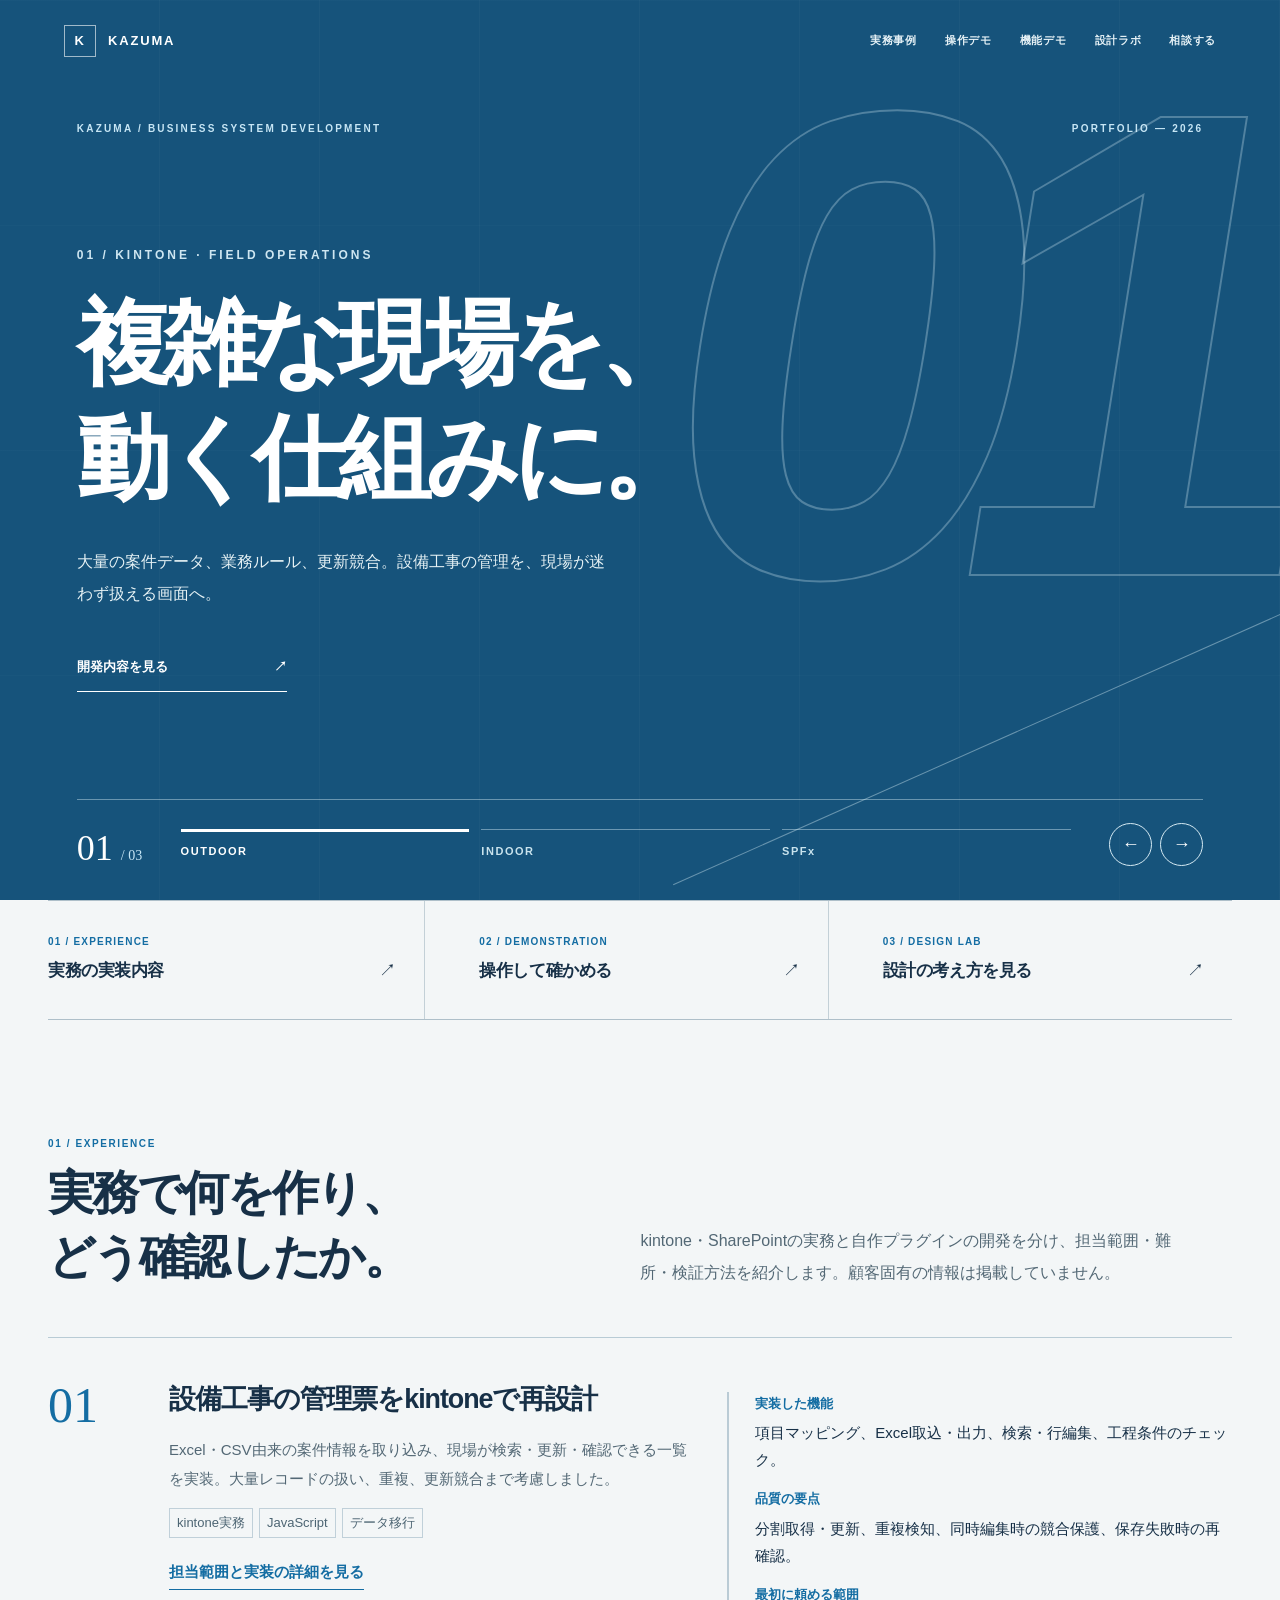
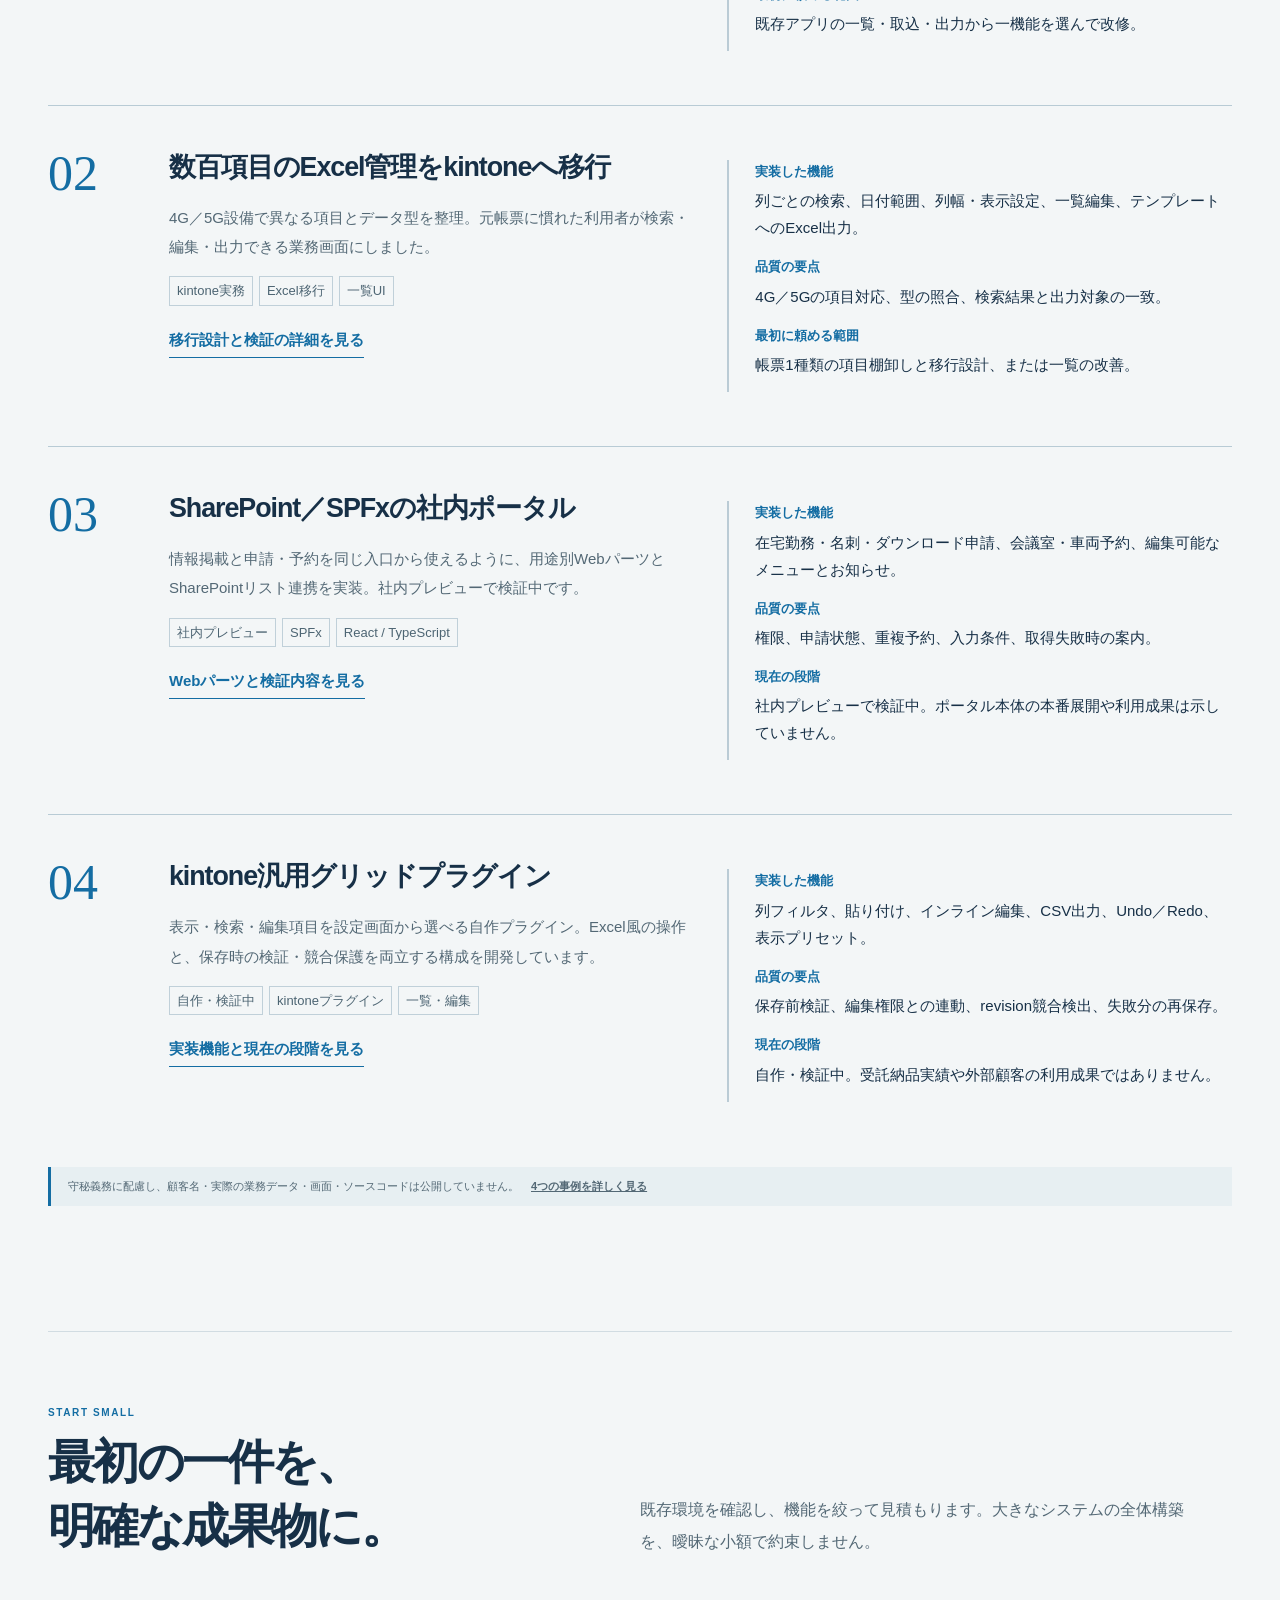
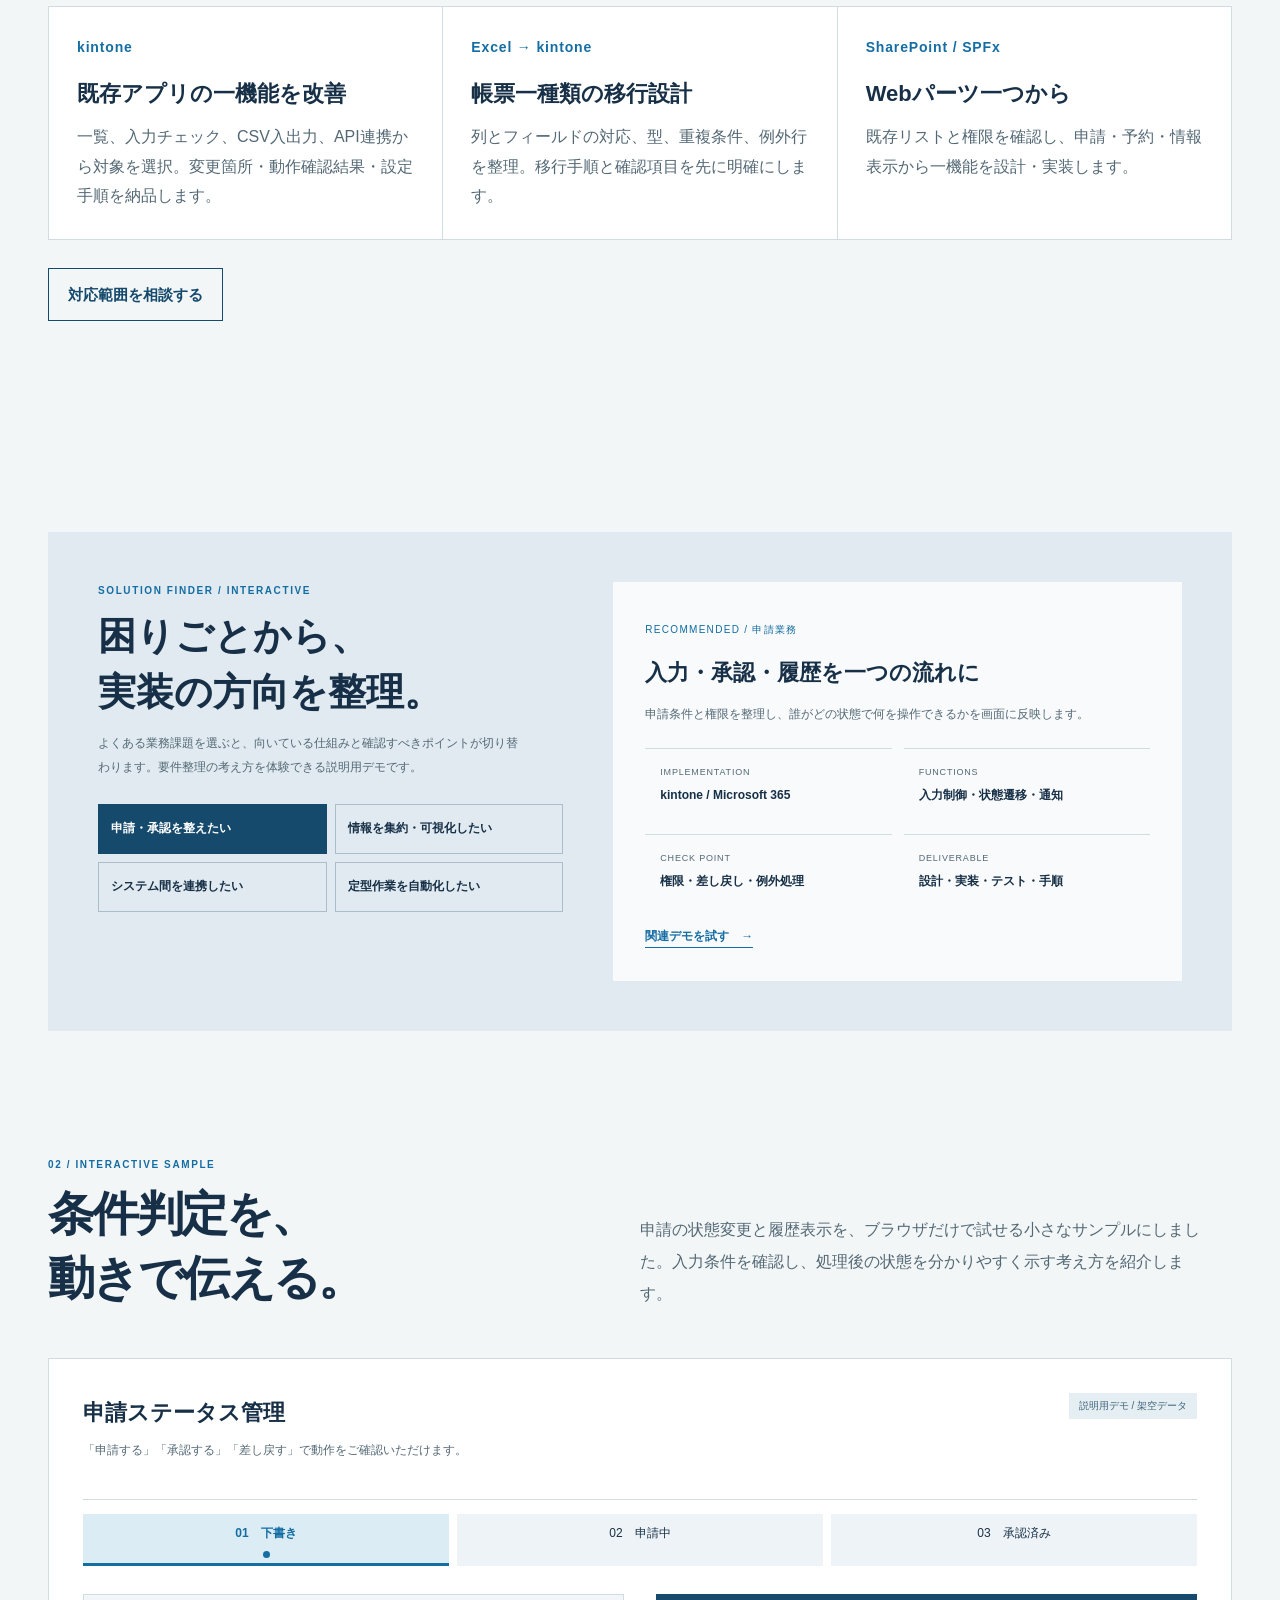
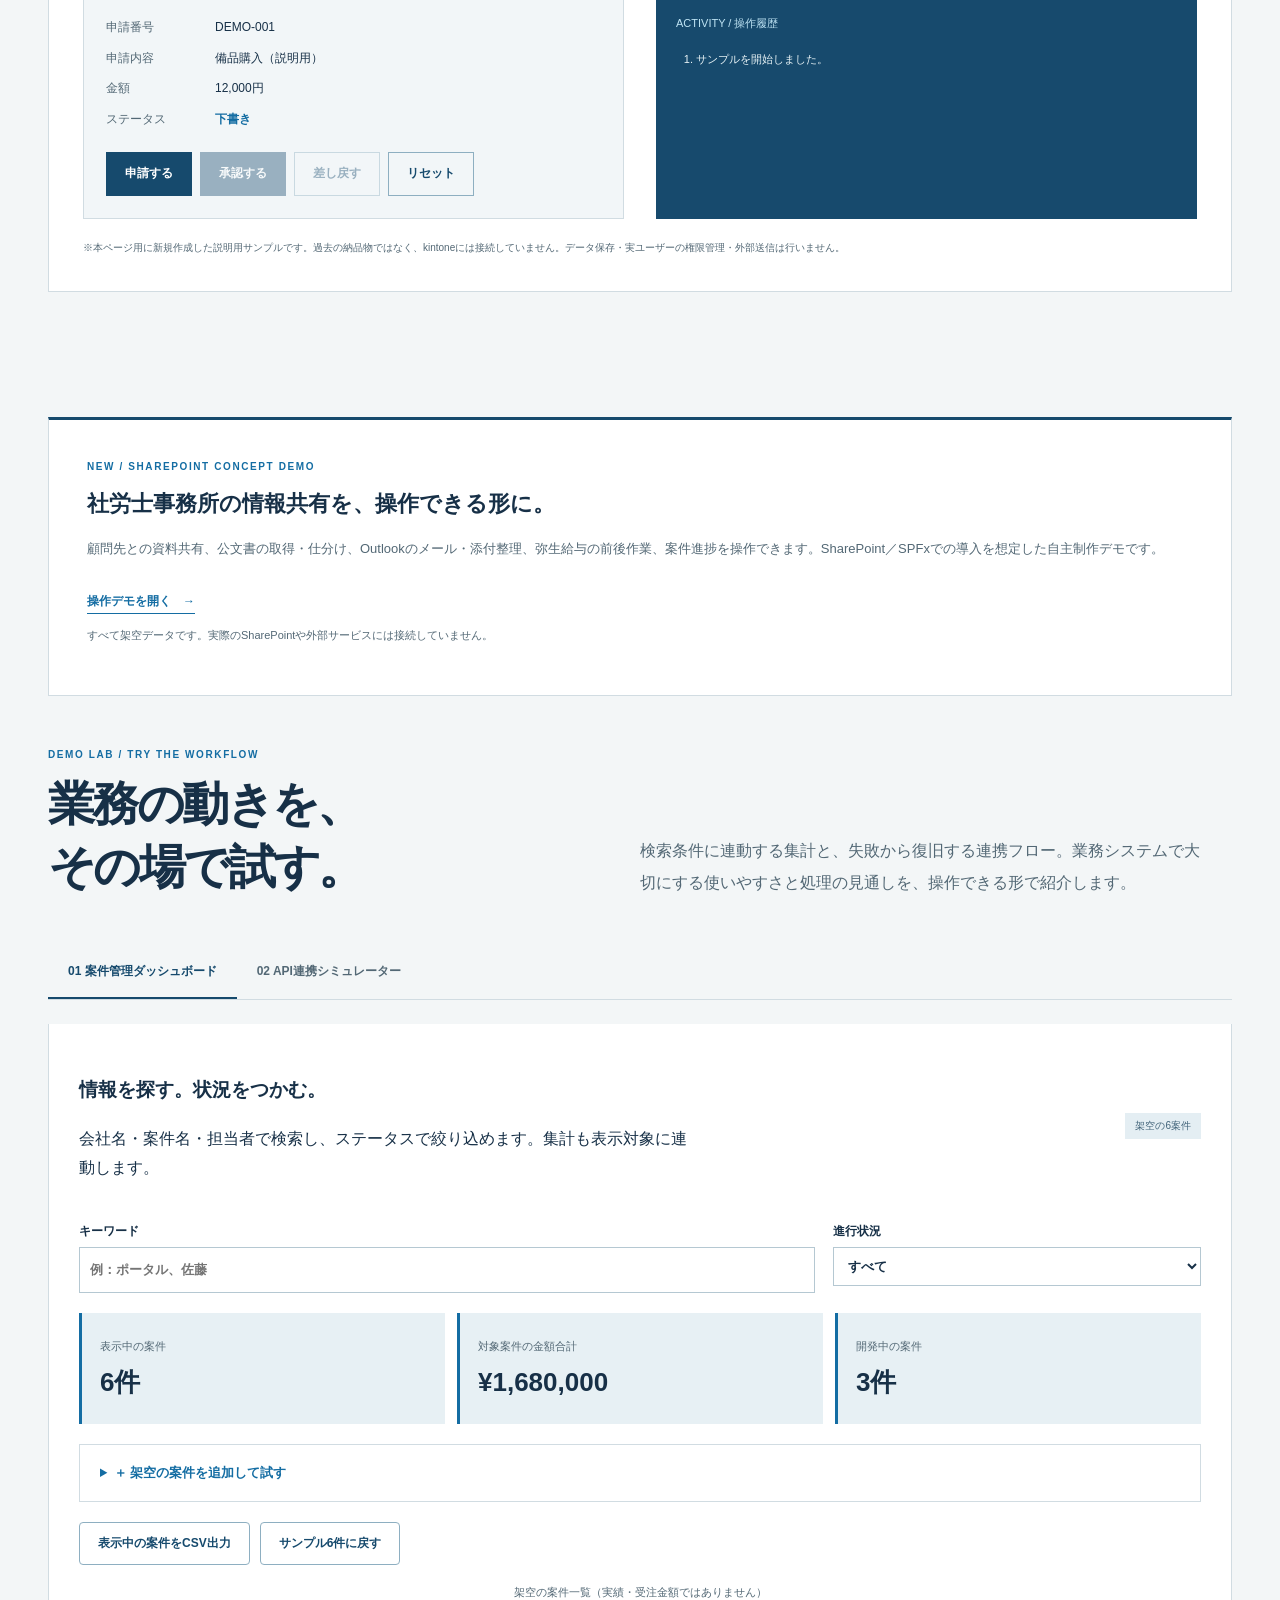
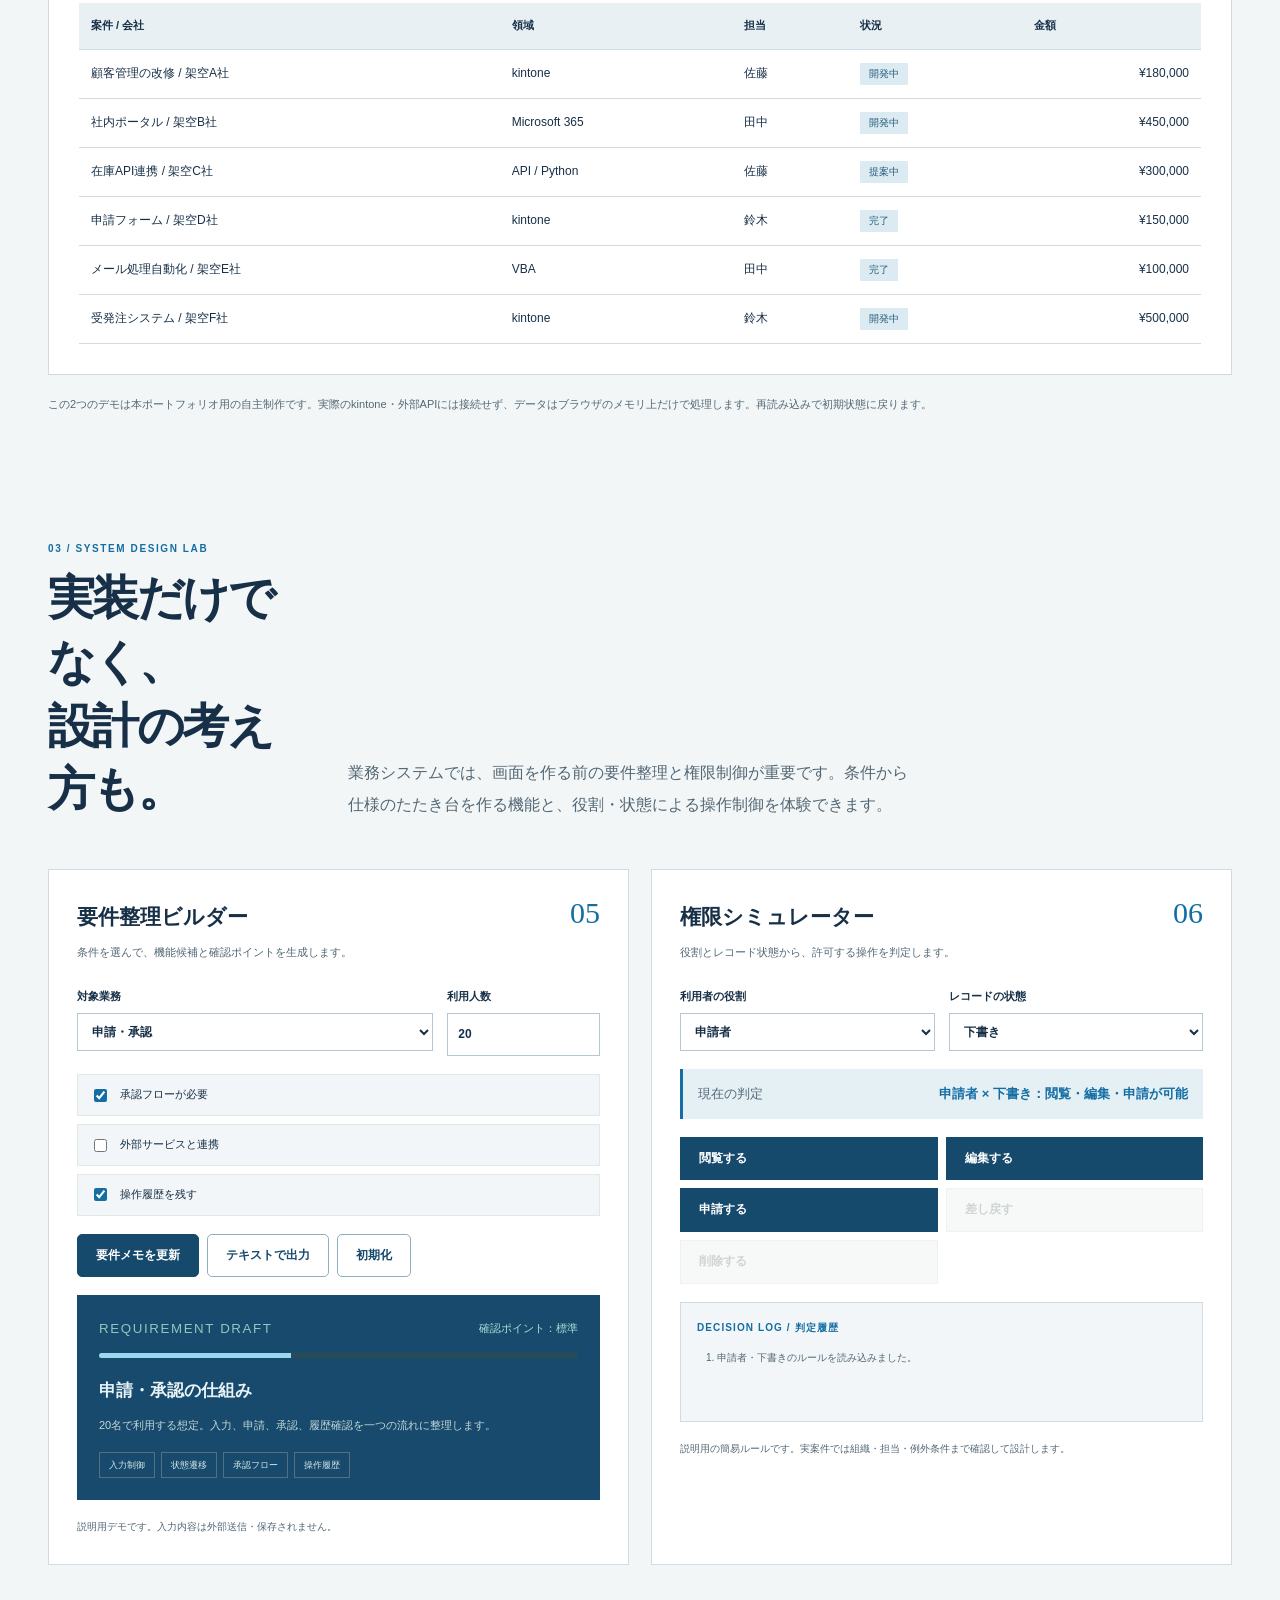
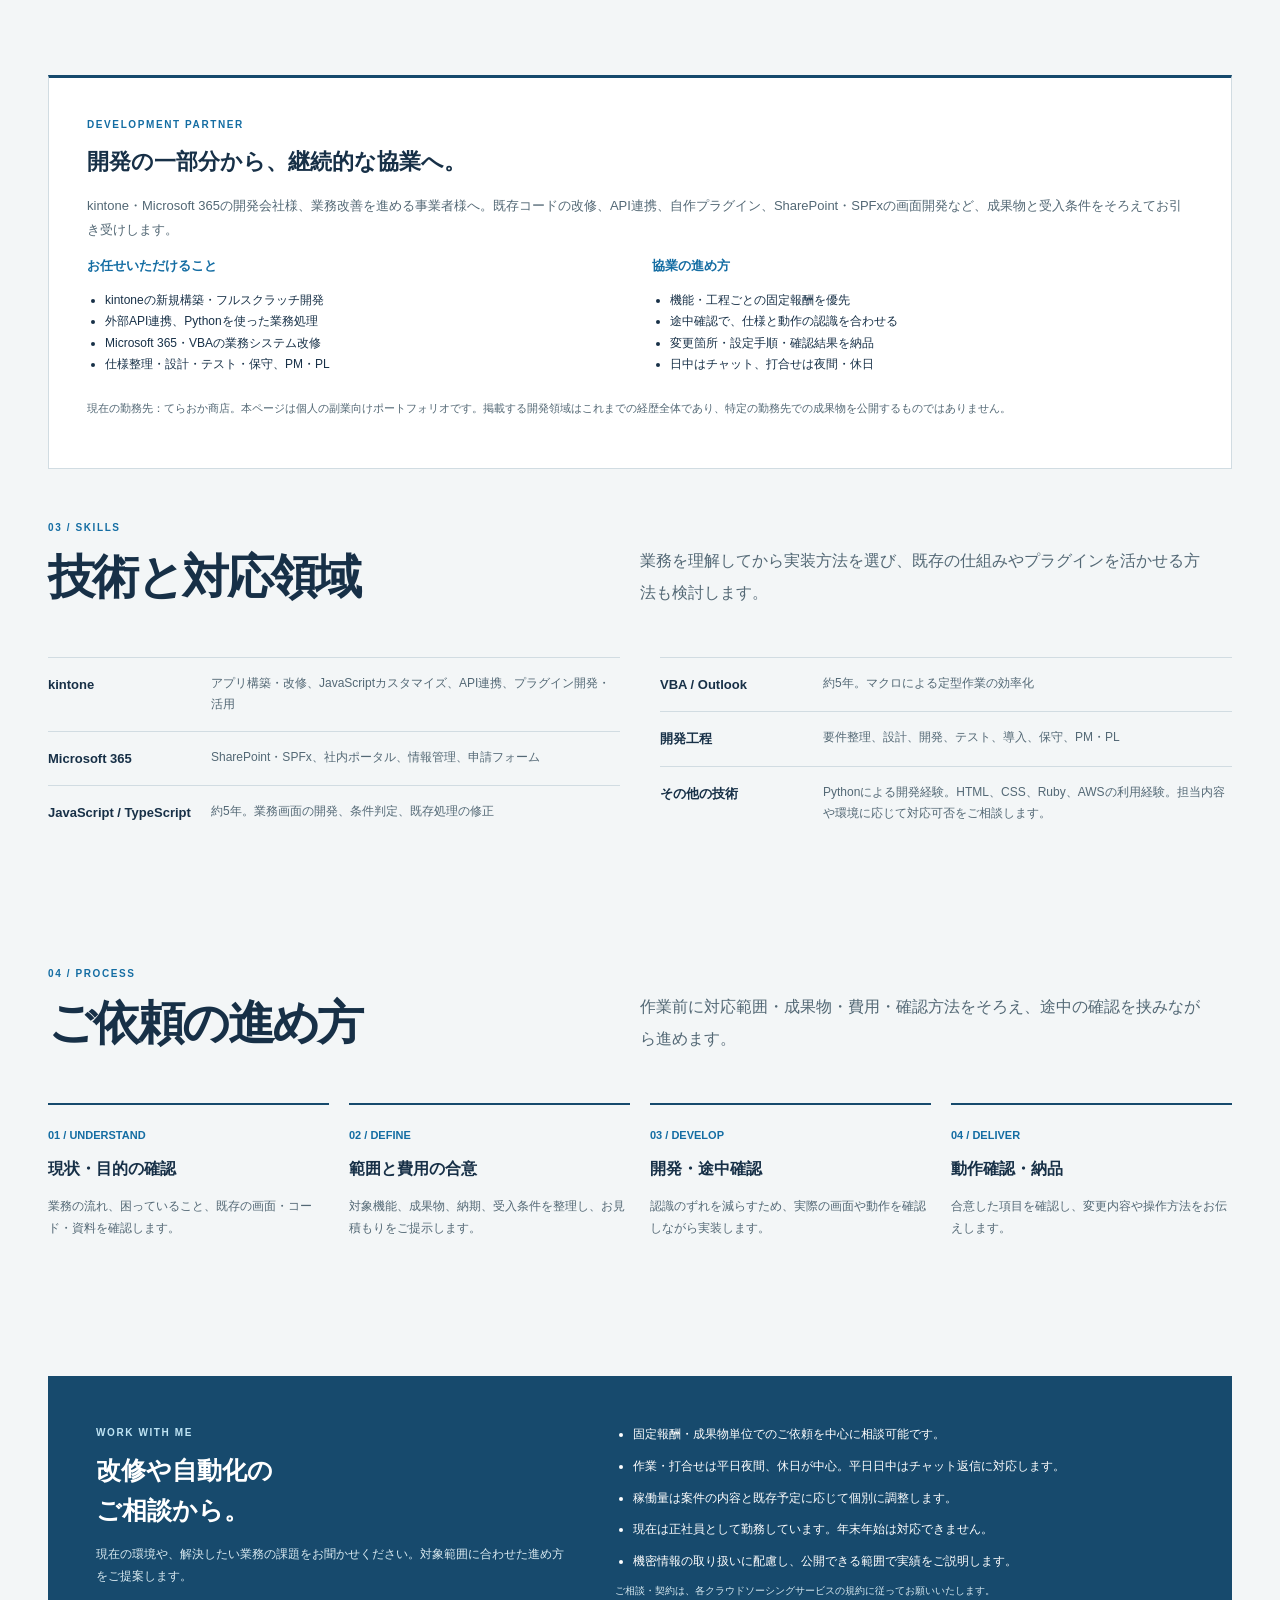
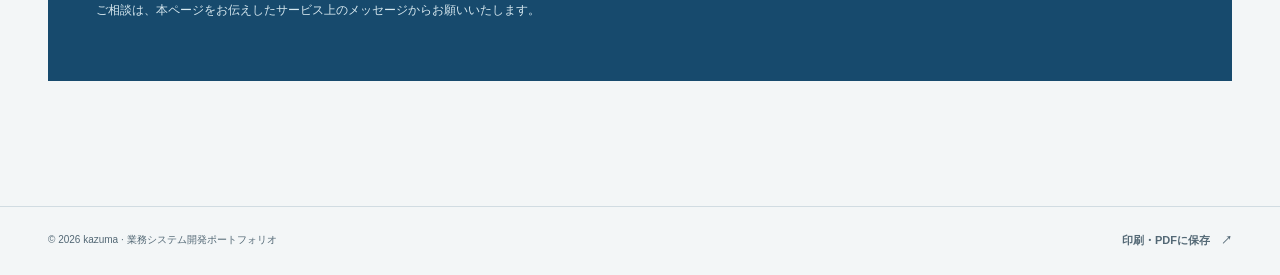
<file: index.html>
<!doctype html>
<html lang="ja"><head><meta charset="utf-8"><meta name="viewport" content="width=device-width,initial-scale=1"><title>kazuma | 業務システム開発ポートフォリオ</title><meta name="description" content="設備工事のkintone管理票、数百項目のExcel移行、SPFx社内ポータル、自作グリッドプラグイン。担当範囲と技術判断を具体的に紹介します。">
<style>
:root{--navy:#102c3a;--teal:#087d76;--ink:#203a46;--muted:#5a6c73;--line:#d9e2e2;--paper:#f6f8f5;--orange:#cc683d}*{box-sizing:border-box}html{scroll-behavior:smooth;scroll-padding-top:90px}body{margin:0;font-family:"Yu Gothic","Hiragino Kaku Gothic ProN",Meiryo,sans-serif;color:var(--ink);background:var(--paper);line-height:1.85}a{color:inherit}button,a{touch-action:manipulation}button:focus-visible,a:focus-visible{outline:3px solid var(--orange);outline-offset:5px}.wrap{max-width:1160px;margin:auto;padding:0 46px}header{position:sticky;top:0;background:rgba(246,248,245,.97);border-bottom:1px solid var(--line);z-index:5}header .wrap{display:flex;justify-content:space-between;align-items:center;min-height:76px}.brand{text-decoration:none;font-weight:bold;letter-spacing:.08em;display:flex;align-items:center;gap:13px}.monogram{display:inline-grid;place-items:center;background:var(--navy);color:white;width:36px;height:36px;font-size:13px}nav{display:flex;gap:26px;font-size:12px}nav a{text-decoration:none}nav a:hover{color:var(--teal)}.eyebrow{font-size:11px;letter-spacing:.18em;color:var(--teal);font-weight:bold;margin:0 0 20px}.hero{padding:88px 0 64px;display:grid;grid-template-columns:1.15fr 1fr;gap:70px;align-items:center}h1{font-size:clamp(32px,4.1vw,51px);line-height:1.55;letter-spacing:.035em;margin:0 0 24px}h1 span{color:var(--teal)}.intro{font-size:14px;color:var(--muted);max-width:520px}.name{margin-top:30px;font-size:20px;font-weight:bold}.name small{font-size:10px;color:var(--muted);font-weight:normal;letter-spacing:.12em;margin-left:14px}.hero-link{display:inline-block;margin-top:16px;text-decoration:none;font-size:13px;border-bottom:1px solid var(--teal);padding-bottom:5px;color:var(--teal)}.blueprint{background:var(--navy);padding:32px;color:#fff;position:relative}.bp-label{font-size:10px;letter-spacing:.14em;color:#b5d5d4;border-bottom:1px solid #43616b;padding-bottom:18px}.flow{display:grid;grid-template-columns:1fr 22px 1fr;align-items:center;gap:8px;margin:28px 0}.flow-box{border:1px solid #567781;padding:18px 10px;text-align:center;font-size:12px}.flow-box small{display:block;font-size:10px;color:#b5d5d4}.arrow{text-align:center;color:#6ec5ba}.central{border:1px solid #74bfb1;background:#20464e;text-align:center;padding:22px}.central b{font-size:19px;font-weight:normal}.central p{font-size:11px;margin:5px 0 0;color:#c3d9d8}.bp-note{font-size:10px;color:#b5d5d4;margin:23px 0 0}.facts{display:grid;grid-template-columns:repeat(3,1fr);border-top:1px solid var(--line);border-bottom:1px solid var(--line);margin-bottom:100px}.fact{padding:22px 25px;border-right:1px solid var(--line)}.fact:first-child{padding-left:0}.fact:last-child{border:0}.fact b{display:block;font-size:24px;color:var(--navy)}.fact span{font-size:11px;color:var(--muted)}section{margin-bottom:100px}.section-head{display:grid;grid-template-columns:180px 1fr;gap:30px;margin-bottom:36px}.section-head h2{font-size:26px;line-height:1.5;margin:0}.section-head p{margin:0;font-size:13px;color:var(--muted);max-width:620px}.label{font-size:10px;letter-spacing:.12em;color:var(--teal);margin-bottom:8px}.case{display:grid;grid-template-columns:70px 1fr 1fr;gap:28px;padding:35px 0;border-top:1px solid var(--line)}.case-no{font-family:Georgia,serif;font-size:42px;color:#9bafaf;line-height:1.2}.case h3{font-size:22px;margin:0 0 13px}.case p{font-size:13px;margin:0 0 15px;color:var(--muted)}.tags{display:flex;gap:6px;flex-wrap:wrap}.tags span{font-size:10px;padding:2px 8px;background:#e8eeeb;color:#3f5e61}.case-detail{border-left:2px solid #a8c8c1;padding-left:24px;font-size:12px}.case-detail dt{font-weight:bold;color:var(--teal);margin-bottom:4px}.case-detail dd{margin:0 0 14px}.notice{font-size:11px;color:var(--muted);border-left:3px solid var(--orange);padding:10px 17px;background:#f0ede5}.demo{background:white;border:1px solid var(--line);padding:32px}.demo-head{display:flex;justify-content:space-between;gap:20px;align-items:flex-start}.demo h3{margin:0;font-size:19px}.demo p{font-size:12px;color:var(--muted);margin:7px 0 20px}.demo-badge{font-size:10px;background:#e5eeea;padding:4px 10px;white-space:nowrap}.steps{display:flex;gap:8px;margin:14px 0 28px}.step{flex:1;padding:9px;font-size:12px;text-align:center;background:#eef2ef;border-bottom:3px solid transparent}.step.active{border-color:var(--teal);color:var(--teal);font-weight:bold}.demo-grid{display:grid;grid-template-columns:1fr 1fr;gap:32px}.ticket{background:#f7f9f6;border:1px solid var(--line);padding:22px}.ticket dl{margin:0;display:grid;grid-template-columns:100px 1fr;gap:9px;font-size:12px}.ticket dt{color:var(--muted)}.ticket dd{margin:0}.status{font-weight:bold;color:var(--teal)}.actions{display:flex;gap:8px;margin-top:22px;flex-wrap:wrap}button{font:inherit;font-size:12px;cursor:pointer;padding:10px 18px;border:1px solid var(--teal);background:var(--teal);color:white}button.secondary{color:var(--teal);background:white}button:disabled{opacity:.35;cursor:default}.log{background:var(--navy);color:#cce1de;padding:20px;font-size:11px;min-height:180px}.log h4{margin:0 0 12px;font-size:11px;font-weight:normal;color:#87bdb2}.log ol{margin:0;padding-left:20px}.log li{padding:4px 0}.skills{display:grid;grid-template-columns:1fr 1fr;gap:40px}.skill-row{padding:15px 0;border-top:1px solid var(--line);display:grid;grid-template-columns:145px 1fr;gap:18px;font-size:12px}.skill-row strong{font-size:13px}.skill-row p{margin:0;color:var(--muted)}.process{display:grid;grid-template-columns:repeat(4,1fr);gap:20px}.process article{border-top:2px solid var(--teal);padding-top:15px}.process b{color:var(--teal);font-size:11px}.process h3{font-size:16px;margin:7px 0}.process p{font-size:12px;color:var(--muted)}.contact{background:var(--navy);color:white;padding:45px;display:grid;grid-template-columns:1fr 1.2fr;gap:45px}.contact h2{font-size:25px;line-height:1.6;margin:0 0 14px}.contact p{font-size:12px;color:#c5d6d7}.contact ul{padding-left:18px;font-size:12px;margin:0}.contact li{margin-bottom:10px}.contact a{display:inline-block;font-size:12px;margin-top:15px;color:#a5e1d4}.contact .note{font-size:10px;color:#b4cdcd}footer{border-top:1px solid var(--line);padding:24px 0;font-size:10px;color:var(--muted)}footer .wrap{display:flex;justify-content:space-between}.print-button{background:none;border:0;color:var(--muted);padding:0;font-size:11px}
@media(max-width:760px){.wrap{padding:0 22px}header .wrap{min-height:64px}nav{gap:15px;font-size:11px}nav a:last-child{display:none}.hero{grid-template-columns:1fr;gap:35px;padding:45px 0}.blueprint{padding:24px}.facts{margin-bottom:60px}.fact{padding:15px 10px}.fact b{font-size:18px}.fact span{font-size:10px}.section-head{grid-template-columns:1fr;gap:12px}.section-head h2{font-size:24px}.case{grid-template-columns:38px 1fr;gap:18px}.case-no{font-size:30px}.case-detail{grid-column:2}.case h3{font-size:19px}.skills,.demo-grid,.contact{grid-template-columns:1fr;gap:25px}.process{grid-template-columns:1fr 1fr}.demo{padding:20px}.demo-head{display:block}.demo-badge{display:inline-block;margin-top:12px}.step{font-size:10px;padding:8px 2px}.contact{padding:25px}section{margin-bottom:65px}.skill-row{grid-template-columns:125px 1fr}footer .wrap{display:block}}
@media print{html{scroll-padding-top:0}body{background:white;color:#182f3b;font-size:10pt}header{position:static}nav,.hero-link,.actions,.print-button{display:none}.wrap{padding:0 15px}.hero{padding:30px 0;gap:30px}h1{font-size:29px}.facts{margin-bottom:35px}.fact{padding:10px}.fact b{font-size:19px}section{margin-bottom:35px}.section-head{margin-bottom:18px}.section-head h2{font-size:21px}.case{padding:22px 0;break-inside:avoid}.case h3{font-size:18px}.case p,.case-detail{font-size:10px}.demo{break-inside:avoid;padding:20px}.process,.contact{break-inside:avoid}.blueprint,.log,.contact{-webkit-print-color-adjust:exact;print-color-adjust:exact}footer{margin-top:20px}@page{size:A4;margin:14mm}}

/* Portfolio studio: restrained teal / navy, functional product demonstrations. */
.hero{position:relative}.hero:before{content:"";position:absolute;top:28px;left:46%;width:170px;height:170px;border:1px solid #cfddd7;border-radius:50%;z-index:-1}.blueprint{box-shadow:14px 14px 0 #e0e9e4}.hero-link{font-weight:bold}.demo{border-radius:8px;box-shadow:0 10px 35px #132f3c08}.case-no{color:#398479}.studio-head{display:flex;justify-content:space-between;gap:20px;align-items:center;margin-bottom:22px}.studio-head p{max-width:610px}.demo-tabs{display:flex;flex-wrap:wrap;gap:8px;margin-bottom:24px}.demo-tabs button{background:transparent;color:var(--teal);border-color:#c6d6cf;border-radius:5px}.demo-tabs button[aria-selected="true"]{background:var(--navy);border-color:var(--navy);color:white}.demo-panel[hidden]{display:none}.demo-panel{background:white;border:1px solid var(--line);border-radius:8px;padding:28px}.demo-panel label{font-size:12px;font-weight:bold;display:block}.demo-panel input,.demo-panel select{font:inherit;font-size:13px;border:1px solid #b5c9c0;border-radius:4px;background:white;color:var(--ink);padding:10px;width:100%;margin-top:5px}.filters{display:grid;grid-template-columns:2fr 1fr;gap:18px;margin:20px 0}.kpis{display:grid;grid-template-columns:repeat(3,1fr);gap:12px;margin:20px 0}.kpis div{background:#f0f5f1;padding:18px;border-left:3px solid var(--teal)}.kpis b{display:block;font-size:26px;font-variant-numeric:tabular-nums}.kpis span{font-size:11px;color:var(--muted)}.table-scroll{overflow-x:auto}table{border-collapse:collapse;width:100%;font-size:12px}th,td{text-align:left;padding:13px 12px;border-bottom:1px solid var(--line);white-space:nowrap}th{background:#edf3ef;font-size:11px}td:last-child{text-align:right}.pill{display:inline-block;padding:2px 9px;border-radius:20px;background:#e3eee9;color:#146454;font-size:10px}.sample-note{font-size:11px;color:var(--muted);margin-top:20px}.sync-flow{display:grid;grid-template-columns:1fr 35px 1fr 35px 1fr;align-items:center;margin:28px 0}.sync-node{border:1px solid #b4c9c0;padding:18px 10px;text-align:center;font-size:13px;background:#f5f8f5}.sync-node small{display:block;color:var(--muted);font-size:10px}.sync-console{background:var(--navy);color:#c8e8db;border-radius:5px;padding:20px;min-height:130px;font:12px/1.9 Consolas,monospace;white-space:pre-wrap;overflow-wrap:anywhere}.sync-controls{display:flex;gap:10px;flex-wrap:wrap;align-items:end}.sync-controls label{flex:1;min-width:180px}.sync-controls button{border-radius:4px}.sync-status{font-size:13px;font-weight:bold;color:var(--teal)}.engagement{padding:28px;border:1px solid var(--line);border-top:3px solid var(--teal);background:#fff;margin:0 0 50px}.engagement h3{margin:0 0 12px;font-size:20px}.engagement p{font-size:13px;color:var(--muted)}.engagement-grid{display:grid;grid-template-columns:1fr 1fr;gap:24px}.engagement strong{display:block;font-size:13px;color:var(--teal)}.engagement ul{font-size:12px;padding-left:18px}.subtle{font-size:11px!important;color:var(--muted)}
@media(max-width:760px){.hero:before{display:none}.demo-panel{padding:18px}.filters,.engagement-grid{grid-template-columns:1fr}.kpis{gap:6px}.kpis div{padding:12px 8px}.kpis b{font-size:20px}.sync-flow{grid-template-columns:1fr;gap:8px}.sync-flow .arrow{transform:rotate(90deg)}.engagement{padding:20px}.studio-head{display:block}}
@media print{.demo-tabs,.filters,.sync-controls{display:none}.demo-panel[hidden]{display:block}.demo-panel{margin:15px 0;break-inside:avoid}.engagement{break-inside:avoid}}
.project-editor{margin:20px 0;border:1px solid var(--line);border-radius:5px;padding:16px 20px}.project-editor summary{cursor:pointer;color:var(--teal);font-size:13px;font-weight:bold}.editor-grid{display:grid;grid-template-columns:repeat(2,1fr);gap:16px}.data-actions{display:flex;gap:10px;align-items:center;flex-wrap:wrap;margin:18px 0}.data-actions button{border-radius:4px}.form-error{color:#a33624;font-size:12px}.form-success{color:#146454;font-size:12px}[aria-invalid="true"]{border-color:#b33e2a!important;background:#fff8f6!important}input:focus-visible,select:focus-visible,summary:focus-visible{outline:3px solid #c88048;outline-offset:3px}@media(max-width:600px){.editor-grid{grid-template-columns:1fr}.project-editor{padding:14px}}@media print{.project-editor,.data-actions{display:none}}
</style>
<style>
/* 2026 portfolio refresh: motion with purpose, clearer feature discovery. */
body{background:linear-gradient(180deg,#f7faf7 0,#f4f7f4 48%,#eef4f1 100%);overflow-x:hidden}.scroll-track{position:fixed;inset:0 0 auto;height:3px;background:transparent;z-index:20}.scroll-progress{height:100%;width:0;background:linear-gradient(90deg,var(--teal),#57d4bc,var(--orange));box-shadow:0 0 16px #57d4bc80;transition:width .08s linear}header{backdrop-filter:blur(16px);background:rgba(247,250,247,.84)}.brand .monogram{position:relative;overflow:hidden}.brand .monogram:after{content:"";position:absolute;inset:-30%;background:linear-gradient(115deg,transparent 32%,#ffffffaa 48%,transparent 64%);transform:translateX(-130%);animation:brandSweep 6s ease-in-out infinite}nav a{position:relative;padding:8px 0}nav a:after{content:"";position:absolute;left:0;right:100%;bottom:2px;height:1px;background:var(--teal);transition:right .25s ease}nav a:hover:after,nav a:focus-visible:after{right:0}.hero{grid-template-columns:1.05fr 1fr;gap:54px;min-height:680px;padding:96px 0 76px}.hero>div:first-child{position:relative;z-index:2}.hero h1{font-size:clamp(38px,4.2vw,52px);line-height:1.38;letter-spacing:.015em}.hero h1 span{white-space:nowrap;background:linear-gradient(100deg,var(--teal),#2a9a8b 50%,#d06f43);-webkit-background-clip:text;background-clip:text;color:transparent}.hero .intro{font-size:15px}.hero-actions{display:flex;align-items:center;gap:12px;flex-wrap:wrap;margin-top:26px}.hero-link{margin:0;padding:11px 0}.hero-link.primary{background:var(--navy);color:#fff;border:1px solid var(--navy);padding:11px 17px;box-shadow:6px 6px 0 #b9d7ce;transition:transform .2s ease,box-shadow .2s ease}.hero-link.primary:hover{transform:translate(3px,3px);box-shadow:3px 3px 0 #b9d7ce}.blueprint{border-radius:18px;overflow:hidden;box-shadow:18px 18px 0 #dcebe5,0 28px 70px #0d2d3d25}.blueprint:after{content:"";position:absolute;width:200px;height:200px;border:1px solid #5bb3a555;border-radius:50%;right:-90px;top:-80px;animation:orbit 8s linear infinite}.flow-box{position:relative;background:#173e49;transition:transform .25s ease,border-color .25s ease}.flow-box:hover{transform:translateY(-4px);border-color:#74d0c0}.central{position:relative;overflow:hidden}.central:before{content:"";position:absolute;left:-40%;top:0;width:30%;height:100%;background:linear-gradient(90deg,transparent,#ffffff18,transparent);animation:scan 4.2s ease-in-out infinite}.live-strip{display:flex;align-items:center;justify-content:space-between;gap:14px;margin-top:22px;padding-top:16px;border-top:1px solid #43616b;font-size:10px;color:#b5d5d4}.live-state{display:flex;align-items:center;gap:8px;color:#9ee9d7}.pulse-dot{width:8px;height:8px;border-radius:50%;background:#57d4bc;box-shadow:0 0 0 0 #57d4bc88;animation:pulse 2s infinite}.facts{background:#ffffffaa;box-shadow:0 20px 60px #163a4810}.fact{position:relative}.fact:after{content:"";position:absolute;left:25px;right:25px;bottom:0;height:2px;background:linear-gradient(90deg,var(--teal),transparent);transform:scaleX(0);transform-origin:left;transition:transform .35s ease}.fact:hover:after{transform:scaleX(1)}.feature-ribbon{display:grid;grid-template-columns:repeat(4,1fr);gap:12px;margin:-54px 0 110px}.feature-card{display:block;text-decoration:none;background:#fff;border:1px solid var(--line);padding:20px;min-height:156px;position:relative;overflow:hidden;transition:transform .25s ease,box-shadow .25s ease,border-color .25s ease}.feature-card:before{content:"";position:absolute;left:0;top:0;width:4px;height:100%;background:var(--teal);transform:scaleY(.24);transform-origin:top;transition:transform .25s ease}.feature-card:hover{transform:translateY(-6px);box-shadow:0 18px 45px #163a4816;border-color:#9ec8bd}.feature-card:hover:before{transform:scaleY(1)}.feature-card small{display:block;color:var(--teal);font-size:10px;letter-spacing:.12em}.feature-card strong{display:block;margin:12px 0 7px;font-size:15px}.feature-card span{display:block;color:var(--muted);font-size:11px;line-height:1.65}.feature-card em{position:absolute;right:16px;top:14px;font-style:normal;font-size:18px;color:#91b9af}.finder{display:grid;grid-template-columns:.82fr 1.18fr;gap:30px;background:var(--navy);color:#fff;padding:40px;margin-bottom:110px;border-radius:20px;box-shadow:0 28px 70px #102c3a20;position:relative;overflow:hidden}.finder:after{content:"";position:absolute;width:350px;height:350px;border:1px solid #4d777d;border-radius:50%;right:-170px;bottom:-230px}.finder-copy,.finder-result{position:relative;z-index:1}.finder h2{font-size:clamp(24px,3vw,34px);line-height:1.45;margin:8px 0 12px}.finder-copy>p{font-size:12px;color:#b8d0d1;max-width:430px}.finder-options{display:grid;grid-template-columns:1fr 1fr;gap:9px;margin-top:25px}.finder-options button{background:transparent;border-color:#52727b;text-align:left;border-radius:7px;padding:12px}.finder-options button[aria-pressed="true"]{background:#fff;color:var(--navy);border-color:#fff;box-shadow:0 7px 24px #06171e55}.finder-result{background:#f7faf7;color:var(--ink);padding:28px;border-radius:12px;min-height:300px}.finder-kicker{font-size:10px;color:var(--teal);letter-spacing:.13em}.finder-result h3{font-size:22px;margin:10px 0}.finder-result>p{font-size:12px;color:var(--muted)}.finder-grid{display:grid;grid-template-columns:1fr 1fr;gap:12px;margin-top:22px}.finder-grid div{padding:15px;border-top:1px solid var(--line);background:#fff}.finder-grid small{display:block;color:var(--muted);font-size:9px;letter-spacing:.09em}.finder-grid b{display:block;font-size:12px;margin-top:5px}.result-link{display:inline-block;margin-top:18px;color:var(--teal);font-size:12px;font-weight:bold;text-decoration:none;border-bottom:1px solid currentColor}.case,.demo,.demo-panel,.engagement,.contact{transition:transform .3s ease,box-shadow .3s ease}.case:hover{transform:translateX(5px)}.demo:hover,.demo-panel:hover,.engagement:hover{box-shadow:0 22px 60px #163a4814}.steps{position:relative}.step.active{background:#e0eee9}.step.active:after{content:"";display:block;width:7px;height:7px;border-radius:50%;background:var(--teal);margin:6px auto -4px;animation:pulse 2s infinite}.demo-badge{border-radius:999px}.kpis div{transition:transform .2s ease}.kpis div:hover{transform:translateY(-3px)}.sync-node{position:relative;overflow:hidden}.sync-node:after{content:"";position:absolute;left:-60%;top:0;width:30%;height:100%;background:linear-gradient(90deg,transparent,#57d4bc22,transparent);animation:scan 5s ease-in-out infinite}.js-motion [data-reveal]{opacity:0;transform:translateY(24px);transition:opacity .65s ease,transform .65s cubic-bezier(.2,.7,.2,1)}.js-motion [data-reveal].is-visible{opacity:1;transform:none}
@keyframes brandSweep{0%,65%{transform:translateX(-130%)}85%,100%{transform:translateX(160%)}}@keyframes scan{0%,20%{transform:translateX(0)}70%,100%{transform:translateX(520%)}}@keyframes pulse{0%{box-shadow:0 0 0 0 #57d4bc88}70%{box-shadow:0 0 0 9px #57d4bc00}100%{box-shadow:0 0 0 0 #57d4bc00}}@keyframes orbit{to{transform:rotate(360deg)}}
@media(max-width:900px){.feature-ribbon{grid-template-columns:1fr 1fr}.finder{grid-template-columns:1fr}.hero{min-height:auto}.finder-result{min-height:0}}
@media(max-width:760px){.hero{grid-template-columns:1fr;gap:40px;padding-top:58px}.hero h1{font-size:34px}.hero h1 span{white-space:normal}.feature-ribbon{margin-top:-28px;margin-bottom:70px}.finder{padding:24px;margin-bottom:70px}.finder-options,.finder-grid{grid-template-columns:1fr}.blueprint{border-radius:12px;box-shadow:10px 10px 0 #dcebe5}.live-strip{align-items:flex-start}.feature-card{min-height:142px}nav a:nth-child(2){display:none}}
@media(max-width:480px){.feature-ribbon{grid-template-columns:1fr}.hero-actions{align-items:stretch}.hero-link.primary{text-align:center}.feature-card{min-height:auto}}
@media(prefers-reduced-motion:reduce){*,*:before,*:after{scroll-behavior:auto!important;animation-duration:.001ms!important;animation-iteration-count:1!important;transition-duration:.001ms!important}.js-motion [data-reveal]{opacity:1;transform:none}}
@media print{.scroll-track,.feature-ribbon,.finder-options,.result-link{display:none}.finder{display:block;background:#fff;color:var(--ink);padding:20px;border:1px solid var(--line);box-shadow:none}.finder-copy>p{color:var(--muted)}.finder-result{padding:10px}}
.feature-ribbon{grid-template-columns:repeat(3,1fr)}.system-lab{margin-bottom:110px}.system-lab .section-head{grid-template-columns:240px 1fr}.lab-grid{display:grid;grid-template-columns:1fr 1fr;gap:22px}.lab-card{background:#fff;border:1px solid var(--line);border-radius:14px;padding:28px;box-shadow:0 16px 45px #163a480d}.lab-card-head{display:flex;justify-content:space-between;align-items:flex-start;gap:20px;margin-bottom:24px}.lab-card-head h3{margin:0 0 7px;font-size:21px}.lab-card-head p{margin:0;color:var(--muted);font-size:11px}.lab-no{font:30px/1 Georgia,serif;color:#8db7ad}.lab-control-grid{display:grid;grid-template-columns:1.4fr .6fr;gap:14px}.lab-card label{display:block;font-size:11px;font-weight:bold}.lab-card input[type="number"],.lab-card select{width:100%;margin-top:6px;padding:10px;border:1px solid #b5c9c0;border-radius:5px;background:#fff;color:var(--ink);font:inherit;font-size:12px}.check-stack{display:grid;gap:8px;margin:18px 0}.check-row{display:flex!important;align-items:center;gap:10px;padding:10px 12px;background:#f3f7f4;border:1px solid #e0e9e4;border-radius:5px;font-weight:normal!important}.check-row input{accent-color:var(--teal)}.lab-actions{display:flex;gap:8px;flex-wrap:wrap;margin:18px 0}.lab-actions button{border-radius:5px}.spec-output{background:var(--navy);color:#fff;border-radius:9px;padding:22px;margin-top:18px}.spec-top{display:flex;justify-content:space-between;align-items:center;gap:16px}.spec-top small{color:#8fc7bc;letter-spacing:.12em}.spec-level{font-size:11px;color:#a8e0d4}.spec-meter{height:5px;background:#294b55;border-radius:10px;margin:12px 0 18px;overflow:hidden}.spec-meter span{display:block;height:100%;width:40%;background:linear-gradient(90deg,#50cdb5,#e4975d);transition:width .35s ease}.spec-output h4{margin:0 0 9px;font-size:17px}.spec-output p{margin:0;color:#c3d8d7;font-size:11px}.spec-list{display:flex;flex-wrap:wrap;gap:6px;margin-top:16px}.spec-list span{border:1px solid #52717a;border-radius:999px;padding:4px 9px;font-size:9px;color:#d4e7e4}.permission-controls{display:grid;grid-template-columns:1fr 1fr;gap:14px}.permission-state{display:flex;align-items:center;justify-content:space-between;gap:14px;background:#edf4f0;padding:13px 15px;margin:18px 0;border-left:3px solid var(--teal)}.permission-state small{color:var(--muted)}.permission-state b{color:var(--teal);font-size:13px}.permission-actions{display:grid;grid-template-columns:1fr 1fr;gap:8px}.permission-actions button{border-radius:5px;text-align:left}.permission-actions button:disabled{background:#edf1ef;color:#869590;border-color:#d8e1dd}.audit-log{margin-top:18px;background:#f7f9f7;border:1px solid var(--line);padding:16px;min-height:120px}.audit-log h4{font-size:10px;letter-spacing:.11em;color:var(--teal);margin:0 0 9px}.audit-log ol{font-size:10px;margin:0;padding-left:20px;color:var(--muted);max-height:115px;overflow:auto}.audit-log li{padding:3px 0}.lab-note{font-size:10px;color:var(--muted);margin:18px 0 0}.download-status{font-size:10px;color:var(--teal);align-self:center}
@media(max-width:900px){.feature-ribbon{grid-template-columns:1fr 1fr}.lab-grid{grid-template-columns:1fr}}
@media(max-width:600px){.system-lab .section-head{grid-template-columns:1fr}.lab-card{padding:20px}.lab-control-grid,.permission-controls{grid-template-columns:1fr}.permission-actions{grid-template-columns:1fr}.lab-card-head{gap:10px}.system-lab{margin-bottom:70px}}
@media print{.lab-actions,.permission-actions{display:none}.lab-grid{grid-template-columns:1fr}.lab-card{break-inside:avoid;box-shadow:none}.spec-output{-webkit-print-color-adjust:exact;print-color-adjust:exact}}
</style><link rel="stylesheet" href="./design.css?v=20261124"></head><body>
<div class="scroll-track" aria-hidden="true"><div class="scroll-progress" id="scroll-progress"></div></div>
<header><div class="wrap"><a class="brand" href="#top"><span class="monogram">K</span><span>KAZUMA</span></a><nav aria-label="メインナビゲーション"><a href="#experience">実務事例</a><a href="#demo">操作デモ</a><a href="#studio">機能デモ</a><a href="#lab">設計ラボ</a><a href="#work">相談する</a></nav></div></header>
<main id="top">
<section class="hero cinematic-hero" data-scene="0" aria-label="主な開発領域">
  <div class="hero-art" aria-hidden="true"><div class="hero-art-grid"></div><div class="hero-art-number" id="hero-art-number">01</div><div class="hero-art-rule"></div></div>
  <div class="hero-inner">
    <div class="hero-meta"><span>KAZUMA / BUSINESS SYSTEM DEVELOPMENT</span><span>PORTFOLIO — 2026</span></div>
    <div class="hero-stage">
      <article class="hero-slide" id="hero-slide-0" role="tabpanel" aria-labelledby="hero-tab-0" data-slide="0"><p class="hero-overline">01 / KINTONE · FIELD OPERATIONS</p><h1>複雑な現場を、<br>動く仕組みに。</h1><p>大量の案件データ、業務ルール、更新競合。設備工事の管理を、現場が迷わず扱える画面へ。</p><a class="hero-cta" href="#case-outdoor">開発内容を見る <span aria-hidden="true">↗</span></a></article>
      <article class="hero-slide" id="hero-slide-1" role="tabpanel" aria-labelledby="hero-tab-1" data-slide="1" hidden><p class="hero-overline">02 / KINTONE · DATA MIGRATION</p><h1>数百項目を、<br>使える情報へ。</h1><p>4G／5G設備のExcel管理票を読み解き、検索・編集・出力までつながる一覧を設計。</p><a class="hero-cta" href="#case-indoor">開発内容を見る <span aria-hidden="true">↗</span></a></article>
      <article class="hero-slide" id="hero-slide-2" role="tabpanel" aria-labelledby="hero-tab-2" data-slide="2" hidden><p class="hero-overline">03 / SHAREPOINT · SPFX</p><h1>申請も予約も、<br>ひとつの入口に。</h1><p>SharePointとSPFxで、情報共有から申請・予約までをつなぐ社内ポータルを開発。</p><a class="hero-cta" href="#case-spfx">開発内容を見る <span aria-hidden="true">↗</span></a></article>
    </div>
    <div class="hero-bottom"><div class="hero-counter"><strong id="hero-current">01</strong><span>/ 03</span></div><div class="hero-tabs" role="tablist" aria-label="開発領域を選ぶ"><button type="button" role="tab" id="hero-tab-0" aria-controls="hero-slide-0" data-scene-tab="0" aria-selected="true">OUTDOOR</button><button type="button" role="tab" id="hero-tab-1" aria-controls="hero-slide-1" data-scene-tab="1" aria-selected="false">INDOOR</button><button type="button" role="tab" id="hero-tab-2" aria-controls="hero-slide-2" data-scene-tab="2" aria-selected="false">SPFx</button></div><div class="hero-controls"><button type="button" id="hero-prev" aria-label="前の開発領域">←</button><button type="button" id="hero-next" aria-label="次の開発領域">→</button></div></div>
  </div>
</section>
<div class="wrap page-content">
<nav class="chapter-nav" aria-label="ページの見どころ"><a href="#experience"><span>01 / EXPERIENCE</span><strong>実務の実装内容</strong><i aria-hidden="true">↗</i></a><a href="#demo"><span>02 / DEMONSTRATION</span><strong>操作して確かめる</strong><i aria-hidden="true">↗</i></a><a href="#lab"><span>03 / DESIGN LAB</span><strong>設計の考え方を見る</strong><i aria-hidden="true">↗</i></a></nav>
<section id="experience"><div class="section-head"><div><div class="label">01 / EXPERIENCE</div><h2>実務で何を作り、<br>どう確認したか。</h2></div><p>kintone・SharePointの実務と自作プラグインの開発を分け、担当範囲・難所・検証方法を紹介します。顧客固有の情報は掲載していません。</p></div>
<article class="case" id="case-outdoor"><div class="case-no">01</div><div><h3>設備工事の管理票をkintoneで再設計</h3><p>Excel・CSV由来の案件情報を取り込み、現場が検索・更新・確認できる一覧を実装。大量レコードの扱い、重複、更新競合まで考慮しました。</p><div class="tags"><span>kintone実務</span><span>JavaScript</span><span>データ移行</span></div><a class="case-link" href="./case-studies/#outdoor">担当範囲と実装の詳細を見る</a></div><dl class="case-detail"><dt>実装した機能</dt><dd>項目マッピング、Excel取込・出力、検索・行編集、工程条件のチェック。</dd><dt>品質の要点</dt><dd>分割取得・更新、重複検知、同時編集時の競合保護、保存失敗時の再確認。</dd><dt>最初に頼める範囲</dt><dd>既存アプリの一覧・取込・出力から一機能を選んで改修。</dd></dl></article>
<article class="case" id="case-indoor"><div class="case-no">02</div><div><h3>数百項目のExcel管理をkintoneへ移行</h3><p>4G／5G設備で異なる項目とデータ型を整理。元帳票に慣れた利用者が検索・編集・出力できる業務画面にしました。</p><div class="tags"><span>kintone実務</span><span>Excel移行</span><span>一覧UI</span></div><a class="case-link" href="./case-studies/#indoor">移行設計と検証の詳細を見る</a></div><dl class="case-detail"><dt>実装した機能</dt><dd>列ごとの検索、日付範囲、列幅・表示設定、一覧編集、テンプレートへのExcel出力。</dd><dt>品質の要点</dt><dd>4G／5Gの項目対応、型の照合、検索結果と出力対象の一致。</dd><dt>最初に頼める範囲</dt><dd>帳票1種類の項目棚卸しと移行設計、または一覧の改善。</dd></dl></article>
<article class="case" id="case-spfx"><div class="case-no">03</div><div><h3>SharePoint／SPFxの社内ポータル</h3><p>情報掲載と申請・予約を同じ入口から使えるように、用途別WebパーツとSharePointリスト連携を実装。社内プレビューで検証中です。</p><div class="tags"><span>社内プレビュー</span><span>SPFx</span><span>React / TypeScript</span></div><a class="case-link" href="./case-studies/#spfx">Webパーツと検証内容を見る</a></div><dl class="case-detail"><dt>実装した機能</dt><dd>在宅勤務・名刺・ダウンロード申請、会議室・車両予約、編集可能なメニューとお知らせ。</dd><dt>品質の要点</dt><dd>権限、申請状態、重複予約、入力条件、取得失敗時の案内。</dd><dt>現在の段階</dt><dd>社内プレビューで検証中。ポータル本体の本番展開や利用成果は示していません。</dd></dl></article>
<article class="case" id="case-plugin"><div class="case-no">04</div><div><h3>kintone汎用グリッドプラグイン</h3><p>表示・検索・編集項目を設定画面から選べる自作プラグイン。Excel風の操作と、保存時の検証・競合保護を両立する構成を開発しています。</p><div class="tags"><span>自作・検証中</span><span>kintoneプラグイン</span><span>一覧・編集</span></div><a class="case-link" href="./case-studies/#plugin">実装機能と現在の段階を見る</a></div><dl class="case-detail"><dt>実装した機能</dt><dd>列フィルタ、貼り付け、インライン編集、CSV出力、Undo／Redo、表示プリセット。</dd><dt>品質の要点</dt><dd>保存前検証、編集権限との連動、revision競合検出、失敗分の再保存。</dd><dt>現在の段階</dt><dd>自作・検証中。受託納品実績や外部顧客の利用成果ではありません。</dd></dl></article>
<p class="notice">守秘義務に配慮し、顧客名・実際の業務データ・画面・ソースコードは公開していません。<a href="./case-studies/">4つの事例を詳しく見る</a></p></section>
<section class="entry-work" id="entry-work"><div class="section-head"><div><div class="label">START SMALL</div><h2>最初の一件を、<br>明確な成果物に。</h2></div><p>既存環境を確認し、機能を絞って見積もります。大きなシステムの全体構築を、曖昧な小額で約束しません。</p></div><div class="entry-grid"><article><span>kintone</span><h3>既存アプリの一機能を改善</h3><p>一覧、入力チェック、CSV入出力、API連携から対象を選択。変更箇所・動作確認結果・設定手順を納品します。</p></article><article><span>Excel → kintone</span><h3>帳票一種類の移行設計</h3><p>列とフィールドの対応、型、重複条件、例外行を整理。移行手順と確認項目を先に明確にします。</p></article><article><span>SharePoint / SPFx</span><h3>Webパーツ一つから</h3><p>既存リストと権限を確認し、申請・予約・情報表示から一機能を設計・実装します。</p></article></div><a class="entry-cta" href="#work">対応範囲を相談する</a></section>
<section class="finder" id="finder" data-reveal><div class="finder-copy"><div class="label" style="color:#8fd8ca">SOLUTION FINDER / INTERACTIVE</div><h2>困りごとから、<br>実装の方向を整理。</h2><p>よくある業務課題を選ぶと、向いている仕組みと確認すべきポイントが切り替わります。要件整理の考え方を体験できる説明用デモです。</p><div class="finder-options" aria-label="業務課題を選択"><button type="button" id="finder-approval" aria-pressed="true">申請・承認を整えたい</button><button type="button" id="finder-dashboard" aria-pressed="false">情報を集約・可視化したい</button><button type="button" id="finder-integration" aria-pressed="false">システム間を連携したい</button><button type="button" id="finder-automation" aria-pressed="false">定型作業を自動化したい</button></div></div><div class="finder-result" aria-live="polite"><span class="finder-kicker" id="finder-kicker">RECOMMENDED / 申請業務</span><h3 id="finder-title">入力・承認・履歴を一つの流れに</h3><p id="finder-copy">申請条件と権限を整理し、誰がどの状態で何を操作できるかを画面に反映します。</p><div class="finder-grid"><div><small>IMPLEMENTATION</small><b id="finder-stack">kintone / Microsoft 365</b></div><div><small>FUNCTIONS</small><b id="finder-functions">入力制御・状態遷移・通知</b></div><div><small>CHECK POINT</small><b id="finder-check">権限・差し戻し・例外処理</b></div><div><small>DELIVERABLE</small><b id="finder-deliverable">設計・実装・テスト・手順</b></div></div><a class="result-link" id="finder-link" href="#demo">関連デモを試す　→</a></div></section>
<section id="demo"><div class="section-head"><div><div class="label">02 / INTERACTIVE SAMPLE</div><h2>条件判定を、<br>動きで伝える。</h2></div><p>申請の状態変更と履歴表示を、ブラウザだけで試せる小さなサンプルにしました。入力条件を確認し、処理後の状態を分かりやすく示す考え方を紹介します。</p></div>
<div class="demo"><div class="demo-head"><div><h3>申請ステータス管理</h3><p>「申請する」「承認する」「差し戻す」で動作をご確認いただけます。</p></div><span class="demo-badge">説明用デモ / 架空データ</span></div><div class="steps" aria-label="処理の流れ"><div class="step active" data-state="draft">01　下書き</div><div class="step" data-state="pending">02　申請中</div><div class="step" data-state="approved">03　承認済み</div></div><div class="demo-grid"><div class="ticket"><dl><dt>申請番号</dt><dd>DEMO-001</dd><dt>申請内容</dt><dd>備品購入（説明用）</dd><dt>金額</dt><dd>12,000円</dd><dt>ステータス</dt><dd class="status" id="status" aria-live="polite">下書き</dd></dl><div class="actions"><button type="button" id="submit">申請する</button><button type="button" id="approve" disabled>承認する</button><button type="button" class="secondary" id="return" disabled>差し戻す</button><button type="button" class="secondary" id="reset">リセット</button></div></div><div class="log" aria-live="polite"><h4>ACTIVITY / 操作履歴</h4><ol id="history"><li>サンプルを開始しました。</li></ol></div></div><p style="margin:20px 0 0;font-size:10px">※本ページ用に新規作成した説明用サンプルです。過去の納品物ではなく、kintoneには接続していません。データ保存・実ユーザーの権限管理・外部送信は行いません。</p></div></section>

<section class="engagement" id="sr-office-demo" data-reveal><div class="label">NEW / SHAREPOINT CONCEPT DEMO</div><h3>社労士事務所の情報共有を、操作できる形に。</h3><p>顧問先との資料共有、公文書の取得・仕分け、Outlookのメール・添付整理、弥生給与の前後作業、案件進捗を操作できます。SharePoint／SPFxでの導入を想定した自主制作デモです。</p><a class="result-link" href="./sr-office-demo/">操作デモを開く　→</a><p class="subtle">すべて架空データです。実際のSharePointや外部サービスには接続していません。</p></section>
<section id="studio"><div class="section-head"><div><div class="label">DEMO LAB / TRY THE WORKFLOW</div><h2>業務の動きを、<br>その場で試す。</h2></div><p>検索条件に連動する集計と、失敗から復旧する連携フロー。業務システムで大切にする使いやすさと処理の見通しを、操作できる形で紹介します。</p></div>
<div class="demo-tabs" role="tablist" aria-label="追加デモの選択"><button id="tab-dashboard" type="button" role="tab" aria-selected="true" aria-controls="panel-dashboard">01 案件管理ダッシュボード</button><button id="tab-sync" type="button" role="tab" aria-selected="false" aria-controls="panel-sync" tabindex="-1">02 API連携シミュレーター</button></div>
<div id="panel-dashboard" class="demo-panel" role="tabpanel" aria-labelledby="tab-dashboard"><div class="studio-head"><div><h3>情報を探す。状況をつかむ。</h3><p>会社名・案件名・担当者で検索し、ステータスで絞り込めます。集計も表示対象に連動します。</p></div><span class="demo-badge">架空の6案件</span></div>
<div class="filters"><label for="project-search">キーワード<input id="project-search" type="search" placeholder="例：ポータル、佐藤"></label><label for="project-state">進行状況<select id="project-state"><option value="all">すべて</option><option value="提案中">提案中</option><option value="開発中">開発中</option><option value="完了">完了</option></select></label></div>
<div class="kpis" aria-live="polite"><div><span>表示中の案件</span><b id="project-count">6件</b></div><div><span>対象案件の金額合計</span><b id="project-total">¥1,680,000</b></div><div><span>開発中の案件</span><b id="project-active">3件</b></div></div>
<details class="project-editor"><summary>＋ 架空の案件を追加して試す</summary><p class="subtle">説明用の架空データのみ入力してください。入力内容はこのページ内だけで処理し、外部送信・保存はしません。</p><form id="project-form" novalidate><div class="editor-grid"><label for="new-title">案件名（必須・40文字まで）<input id="new-title" maxlength="40" autocomplete="off" placeholder="例：見積書の自動作成"></label><label for="new-company">架空の会社名（必須・30文字まで）<input id="new-company" maxlength="30" autocomplete="off" placeholder="例：サンプル商事"></label><label for="new-domain">領域<select id="new-domain"><option>kintone</option><option>Microsoft 365</option><option>API / Python</option><option>VBA</option><option>Webアプリ</option></select></label><label for="new-owner">架空の担当者（必須・20文字まで）<input id="new-owner" maxlength="20" autocomplete="off" placeholder="例：サンプル担当"></label><label for="new-state">進行状況<select id="new-state"><option>提案中</option><option>開発中</option><option>完了</option></select></label><label for="new-amount">金額（必須・1〜10,000,000円）<input id="new-amount" inputmode="numeric" autocomplete="off" placeholder="例：180000"></label></div><p id="project-form-message" role="status" aria-live="polite"></p><button type="submit">架空案件を追加</button></form></details><div class="data-actions"><button type="button" id="project-csv" class="secondary">表示中の案件をCSV出力</button><button type="button" id="project-reset" class="secondary">サンプル6件に戻す</button><span id="csv-status" class="subtle" role="status"></span></div><div class="table-scroll"><table><caption class="subtle">架空の案件一覧（実績・受注金額ではありません）</caption><thead><tr><th scope="col">案件 / 会社</th><th scope="col">領域</th><th scope="col">担当</th><th scope="col">状況</th><th scope="col">金額</th></tr></thead><tbody id="project-rows"></tbody></table></div><p id="project-empty" hidden>条件に一致する案件はありません。</p></div>
<div id="panel-sync" class="demo-panel" role="tabpanel" aria-labelledby="tab-sync" hidden><div class="studio-head"><div><h3>連携が止まっても、原因がわかる。</h3><p>成功・一時エラーを切り替え、再試行と二重登録防止の動きを確認できます。</p></div><span class="demo-badge">ブラウザ内で模擬実行</span></div>
<div class="sync-flow"><div class="sync-node">kintone<small>架空レコード 3件</small></div><span class="arrow">→</span><div class="sync-node">変換・検証<small>キー照合 / 再試行</small></div><span class="arrow">→</span><div class="sync-node">外部システム<small>模擬登録先</small></div></div>
<div class="sync-controls"><label for="sync-mode">シナリオ<select id="sync-mode"><option value="success">正常に連携</option><option value="error">2件目で一時エラー（429）</option></select></label><button type="button" id="sync-run">連携を実行</button><button type="button" class="secondary" id="sync-retry" disabled>失敗した1件を再試行</button><button type="button" class="secondary" id="sync-reset">初期化</button></div>
<p id="sync-summary" class="sync-status" aria-live="polite">未実行 / 登録済み 0件</p><pre id="sync-log" class="sync-console" aria-live="polite">実行すると処理の記録が表示されます。</pre></div>
<p class="sample-note">この2つのデモは本ポートフォリオ用の自主制作です。実際のkintone・外部APIには接続せず、データはブラウザのメモリ上だけで処理します。再読み込みで初期状態に戻ります。</p></section>
<section class="system-lab" id="lab" data-reveal><div class="section-head"><div><div class="label">03 / SYSTEM DESIGN LAB</div><h2>実装だけでなく、<br>設計の考え方も。</h2></div><p>業務システムでは、画面を作る前の要件整理と権限制御が重要です。条件から仕様のたたき台を作る機能と、役割・状態による操作制御を体験できます。</p></div><div class="lab-grid">
<article class="lab-card" id="requirements"><div class="lab-card-head"><div><h3>要件整理ビルダー</h3><p>条件を選んで、機能候補と確認ポイントを生成します。</p></div><span class="lab-no">05</span></div><form id="requirements-form"><div class="lab-control-grid"><label for="req-type">対象業務<select id="req-type"><option value="approval">申請・承認</option><option value="crm">顧客・案件管理</option><option value="integration">システム連携</option><option value="automation">定型作業の自動化</option></select></label><label for="req-users">利用人数<input id="req-users" type="number" min="1" max="500" value="20" inputmode="numeric"></label></div><div class="check-stack"><label class="check-row" for="req-approval"><input id="req-approval" type="checkbox" checked>承認フローが必要</label><label class="check-row" for="req-external"><input id="req-external" type="checkbox">外部サービスと連携</label><label class="check-row" for="req-audit"><input id="req-audit" type="checkbox" checked>操作履歴を残す</label></div><div class="lab-actions"><button type="submit">要件メモを更新</button><button type="button" class="secondary" id="req-download">テキストで出力</button><button type="button" class="secondary" id="req-reset">初期化</button><span id="req-status" class="download-status" role="status"></span></div></form><div class="spec-output" aria-live="polite"><div class="spec-top"><small>REQUIREMENT DRAFT</small><span class="spec-level" id="req-level">確認ポイント：標準</span></div><div class="spec-meter" aria-hidden="true"><span id="req-meter"></span></div><h4 id="req-title">申請・承認の仕組み</h4><p id="req-summary">20名で利用する想定。入力、申請、承認、履歴確認を一つの流れに整理します。</p><div class="spec-list" id="req-features"><span>入力制御</span><span>状態遷移</span><span>承認フロー</span><span>操作履歴</span></div></div><p class="lab-note">説明用デモです。入力内容は外部送信・保存されません。</p></article>
<article class="lab-card" id="permissions"><div class="lab-card-head"><div><h3>権限シミュレーター</h3><p>役割とレコード状態から、許可する操作を判定します。</p></div><span class="lab-no">06</span></div><div class="permission-controls"><label for="permission-role">利用者の役割<select id="permission-role"><option value="requester">申請者</option><option value="approver">承認者</option><option value="admin">管理者</option></select></label><label for="permission-record-state">レコードの状態<select id="permission-record-state"><option value="draft">下書き</option><option value="pending">申請中</option><option value="approved">承認済み</option></select></label></div><div class="permission-state"><small>現在の判定</small><b id="permission-summary" aria-live="polite">申請者 × 下書き：閲覧・編集・申請が可能</b></div><div class="permission-actions" aria-label="判定された操作"><button type="button" id="permission-view">閲覧する</button><button type="button" id="permission-edit">編集する</button><button type="button" id="permission-advance">申請する</button><button type="button" id="permission-return" class="secondary" disabled>差し戻す</button><button type="button" id="permission-delete" class="secondary" disabled>削除する</button></div><div class="audit-log" aria-live="polite"><h4>DECISION LOG / 判定履歴</h4><ol id="permission-log"><li>申請者・下書きのルールを読み込みました。</li></ol></div><p class="lab-note">説明用の簡易ルールです。実案件では組織・担当・例外条件まで確認して設計します。</p></article>
</div></section>
<section class="engagement" id="partner"><div class="label">DEVELOPMENT PARTNER</div><h3>開発の一部分から、継続的な協業へ。</h3><p>kintone・Microsoft 365の開発会社様、業務改善を進める事業者様へ。既存コードの改修、API連携、自作プラグイン、SharePoint・SPFxの画面開発など、成果物と受入条件をそろえてお引き受けします。</p><div class="engagement-grid"><div><strong>お任せいただけること</strong><ul><li>kintoneの新規構築・フルスクラッチ開発</li><li>外部API連携、Pythonを使った業務処理</li><li>Microsoft 365・VBAの業務システム改修</li><li>仕様整理・設計・テスト・保守、PM・PL</li></ul></div><div><strong>協業の進め方</strong><ul><li>機能・工程ごとの固定報酬を優先</li><li>途中確認で、仕様と動作の認識を合わせる</li><li>変更箇所・設定手順・確認結果を納品</li><li>日中はチャット、打合せは夜間・休日</li></ul></div></div><p class="subtle">現在の勤務先：てらおか商店。本ページは個人の副業向けポートフォリオです。掲載する開発領域はこれまでの経歴全体であり、特定の勤務先での成果物を公開するものではありません。</p></section>
<section><div class="section-head"><div><div class="label">03 / SKILLS</div><h2>技術と対応領域</h2></div><p>業務を理解してから実装方法を選び、既存の仕組みやプラグインを活かせる方法も検討します。</p></div><div class="skills"><div><div class="skill-row"><strong>kintone</strong><p>アプリ構築・改修、JavaScriptカスタマイズ、API連携、プラグイン開発・活用</p></div><div class="skill-row"><strong>Microsoft 365</strong><p>SharePoint・SPFx、社内ポータル、情報管理、申請フォーム</p></div><div class="skill-row"><strong>JavaScript / TypeScript</strong><p>約5年。業務画面の開発、条件判定、既存処理の修正</p></div></div><div><div class="skill-row"><strong>VBA / Outlook</strong><p>約5年。マクロによる定型作業の効率化</p></div><div class="skill-row"><strong>開発工程</strong><p>要件整理、設計、開発、テスト、導入、保守、PM・PL</p></div><div class="skill-row"><strong>その他の技術</strong><p>Pythonによる開発経験。HTML、CSS、Ruby、AWSの利用経験。担当内容や環境に応じて対応可否をご相談します。</p></div></div></div></section>
<section><div class="section-head"><div><div class="label">04 / PROCESS</div><h2>ご依頼の進め方</h2></div><p>作業前に対応範囲・成果物・費用・確認方法をそろえ、途中の確認を挟みながら進めます。</p></div><div class="process"><article><b>01 / UNDERSTAND</b><h3>現状・目的の確認</h3><p>業務の流れ、困っていること、既存の画面・コード・資料を確認します。</p></article><article><b>02 / DEFINE</b><h3>範囲と費用の合意</h3><p>対象機能、成果物、納期、受入条件を整理し、お見積もりをご提示します。</p></article><article><b>03 / DEVELOP</b><h3>開発・途中確認</h3><p>認識のずれを減らすため、実際の画面や動作を確認しながら実装します。</p></article><article><b>04 / DELIVER</b><h3>動作確認・納品</h3><p>合意した項目を確認し、変更内容や操作方法をお伝えします。</p></article></div></section>
<section id="work" class="contact"><div><div class="label" style="color:#a5e1d4">WORK WITH ME</div><h2>改修や自動化の<br>ご相談から。</h2><p>現在の環境や、解決したい業務の課題をお聞かせください。対象範囲に合わせた進め方をご提案します。</p><p>ご相談は、本ページをお伝えしたサービス上のメッセージからお願いいたします。</p></div><div><ul><li>固定報酬・成果物単位でのご依頼を中心に相談可能です。</li><li>作業・打合せは平日夜間、休日が中心。平日日中はチャット返信に対応します。</li><li>稼働量は案件の内容と既存予定に応じて個別に調整します。</li><li>現在は正社員として勤務しています。年末年始は対応できません。</li><li>機密情報の取り扱いに配慮し、公開できる範囲で実績をご説明します。</li></ul><p class="note">ご相談・契約は、各クラウドソーシングサービスの規約に従ってお願いいたします。</p></div></section>
</div></main><footer><div class="wrap"><span>© 2026 kazuma · 業務システム開発ポートフォリオ</span><button class="print-button" type="button" id="print">印刷・PDFに保存　↗</button></div></footer>
<script>
(()=>{let state='draft';const names={draft:'下書き',pending:'申請中',approved:'承認済み'};const $=id=>document.getElementById(id);const render=()=>{$('status').textContent=names[state];$('submit').disabled=state!=='draft';$('approve').disabled=state!=='pending';$('return').disabled=state!=='pending';document.querySelectorAll('.step').forEach(e=>e.classList.toggle('active',e.dataset.state===state))};const add=text=>{const li=document.createElement('li');li.textContent=text;$('history').append(li)};$('submit').addEventListener('click',()=>{if(state!=='draft')return;state='pending';add('申請を受け付けました。承認待ちです。');render()});$('approve').addEventListener('click',()=>{if(state!=='pending')return;state='approved';add('承認しました。状態を承認済みに変更しました。');render()});$('return').addEventListener('click',()=>{if(state!=='pending')return;state='draft';add('差し戻しました。下書きから再申請できます。');render()});$('reset').addEventListener('click',()=>{state='draft';$('history').replaceChildren();add('サンプルを開始しました。');render()});$('print').addEventListener('click',()=>window.print());render()})();

(()=>{
const $=id=>document.getElementById(id);
const data=[['顧客管理の改修','架空A社','kintone','佐藤','開発中',180000],['社内ポータル','架空B社','Microsoft 365','田中','開発中',450000],['在庫API連携','架空C社','API / Python','佐藤','提案中',300000],['申請フォーム','架空D社','kintone','鈴木','完了',150000],['メール処理自動化','架空E社','VBA','田中','完了',100000],['受発注システム','架空F社','kintone','鈴木','開発中',500000]];
const originalData=data.map(r=>r.slice());let visibleProjects=[];
const money=n=>'¥'+n.toLocaleString('ja-JP');
function renderProjects(){const q=$('project-search').value.trim().toLowerCase();const s=$('project-state').value;const rows=data.filter(r=>(s==='all'||r[4]===s)&&r.slice(0,4).join(' ').toLowerCase().includes(q));visibleProjects=rows;$('project-csv').disabled=rows.length===0;$('project-rows').replaceChildren();rows.forEach(r=>{const tr=document.createElement('tr');[r[0]+' / '+r[1],r[2],r[3],r[4],money(r[5])].forEach((v,i)=>{const td=document.createElement('td');if(i===3){const tag=document.createElement('span');tag.className='pill';tag.textContent=v;td.append(tag)}else td.textContent=v;tr.append(td)});$('project-rows').append(tr)});$('project-count').textContent=rows.length+'件';$('project-total').textContent=money(rows.reduce((a,r)=>a+r[5],0));$('project-active').textContent=rows.filter(r=>r[4]==='開発中').length+'件';$('project-empty').hidden=rows.length>0}
$('project-search').addEventListener('input',renderProjects);$('project-state').addEventListener('change',renderProjects);renderProjects();

const form=$('project-form'),message=$('project-form-message');
form.addEventListener('submit',e=>{e.preventDefault();const title=$('new-title').value.trim(),company=$('new-company').value.trim(),owner=$('new-owner').value.trim(),raw=$('new-amount').value.trim();
const entries=[['new-title',title.length>0&&title.length<=40],['new-company',company.length>0&&company.length<=30],['new-owner',owner.length>0&&owner.length<=20],['new-amount',/^[0-9]+$/.test(raw)&&Number(raw)>=1&&Number(raw)<=10000000]];
entries.forEach(([id,ok])=>$(id).setAttribute('aria-invalid',String(!ok)));const invalid=entries.find(([,ok])=>!ok);
if(invalid){message.textContent='案件名・会社名・担当者を入力し、金額は1〜10,000,000の半角整数で指定してください。';message.className='form-error';$(invalid[0]).focus();return}
if(data.length>=50){message.textContent='この説明用デモでは50件まで追加できます。サンプルを初期化して再度お試しください。';message.className='form-error';return}
data.push([title,company,$('new-domain').value,owner,$('new-state').value,Number(raw)]);$('project-search').value='';$('project-state').value='all';renderProjects();form.reset();message.textContent='架空案件を追加しました。一覧と集計に反映されています。';message.className='form-success';$('csv-status').textContent='';});
$('project-reset').addEventListener('click',()=>{data.splice(0,data.length,...originalData.map(r=>r.slice()));$('project-search').value='';$('project-state').value='all';form.reset();['new-title','new-company','new-owner','new-amount'].forEach(id=>$(id).setAttribute('aria-invalid','false'));message.textContent='サンプル6件に戻しました。';message.className='form-success';$('csv-status').textContent='';renderProjects()});
const escapeCsv=value=>{let s=String(value);if(/^[=+\-@\t\r]/.test(s))s="'"+s;return '"'+s.replaceAll('"','""')+'"'};
$('project-csv').addEventListener('click',()=>{if(!visibleProjects.length)return;const csv=[['案件名','架空会社名','領域','担当','状況','金額'],...visibleProjects].map(row=>row.map(escapeCsv).join(',')).join('\r\n');const url=URL.createObjectURL(new Blob(['\uFEFF'+csv],{type:'text/csv;charset=utf-8'}));const a=document.createElement('a');a.href=url;a.download='kazuma-demo-projects.csv';document.body.append(a);a.click();a.remove();setTimeout(()=>URL.revokeObjectURL(url),1000);$('csv-status').textContent=visibleProjects.length+'件のCSVを出力しました（架空データ）。'});

const tabs=['dashboard','sync'];function selectTab(name){tabs.forEach(t=>{const active=t===name;$('tab-'+t).setAttribute('aria-selected',String(active));$('tab-'+t).tabIndex=active?0:-1;$('panel-'+t).hidden=!active})}tabs.forEach((t,i)=>{$('tab-'+t).addEventListener('click',()=>selectTab(t));$('tab-'+t).addEventListener('keydown',e=>{if(['ArrowLeft','ArrowRight','Home','End'].includes(e.key)){e.preventDefault();const n=e.key==='Home'?0:e.key==='End'?1:1-i;selectTab(tabs[n]);$('tab-'+tabs[n]).focus()}})});
let registered=new Set(),failed=false,lines=[];
function log(x){lines.push(x);$('sync-log').textContent=lines.join('\n')}
function status(){ $('sync-summary').textContent=(failed?'一部失敗 / 再試行できます':'処理完了')+' / 登録済み '+registered.size+'件';$('sync-retry').disabled=!failed}
$('sync-run').addEventListener('click',()=>{failed=false;log('--- 模擬バッチ開始 ---');['DEMO-101','DEMO-102','DEMO-103'].forEach(id=>{if(registered.has(id)){log(id+' : キー照合 → 登録済みのためスキップ');return}if(id==='DEMO-102'&&$('sync-mode').value==='error'){failed=true;log(id+' : HTTP 429（模擬）→ 再試行待ち');return}registered.add(id);log(id+' : 検証OK → 登録完了')});status()});
$('sync-retry').addEventListener('click',()=>{if(!failed)return;registered.add('DEMO-102');failed=false;log('DEMO-102 : 待機後の再試行（模擬）→ 登録完了');status()});
$('sync-reset').addEventListener('click',()=>{registered.clear();failed=false;lines=[];$('sync-mode').value='success';$('sync-summary').textContent='未実行 / 登録済み 0件';$('sync-log').textContent='実行すると処理の記録が表示されます。';$('sync-retry').disabled=true});
})();

(()=>{
const $=id=>document.getElementById(id);
const options={
  approval:{kicker:'RECOMMENDED / 申請業務',title:'入力・承認・履歴を一つの流れに',copy:'申請条件と権限を整理し、誰がどの状態で何を操作できるかを画面に反映します。',stack:'kintone / Microsoft 365',functions:'入力制御・状態遷移・通知',check:'権限・差し戻し・例外処理',deliverable:'設計・実装・テスト・手順',link:'#demo'},
  dashboard:{kicker:'RECOMMENDED / 情報集約',title:'探す時間を減らし、状況を見える形に',copy:'散らばった情報を集約し、検索・絞り込み・集計を同じ画面で扱えるようにします。',stack:'kintone / SharePoint / Web UI',functions:'検索・フィルター・集計・CSV',check:'項目設計・更新頻度・表示権限',deliverable:'画面・データ設計・操作手順',link:'#studio'},
  integration:{kicker:'RECOMMENDED / システム連携',title:'失敗時も追える、止まりにくい連携へ',copy:'APIの制約を確認し、検証・再試行・二重登録防止まで含めて処理の流れを設計します。',stack:'REST API / JavaScript / Python',functions:'変換・検証・再試行・ログ',check:'認証・上限・冪等性・監視',deliverable:'連携処理・確認結果・設定手順',link:'#studio'},
  automation:{kicker:'RECOMMENDED / 定型作業',title:'繰り返し作業を、確認しやすい自動処理に',copy:'手作業の条件と例外を整理し、実行結果が分かる小さな自動化から組み立てます。',stack:'VBA / Outlook / Python',functions:'一括処理・入力検証・結果出力',check:'実行環境・例外・復旧方法',deliverable:'マクロ・説明資料・確認項目',link:'#experience'}
};
const ids=['approval','dashboard','integration','automation'];
function select(name){const item=options[name];ids.forEach(id=>$('finder-'+id).setAttribute('aria-pressed',String(id===name)));$('finder-kicker').textContent=item.kicker;$('finder-title').textContent=item.title;$('finder-copy').textContent=item.copy;$('finder-stack').textContent=item.stack;$('finder-functions').textContent=item.functions;$('finder-check').textContent=item.check;$('finder-deliverable').textContent=item.deliverable;$('finder-link').href=item.link;}
ids.forEach(id=>$('finder-'+id).addEventListener('click',()=>select(id)));
if(typeof window.addEventListener==='function'){
  const updateProgress=()=>{const root=document.documentElement;if(!root)return;const max=root.scrollHeight-root.clientHeight;$('scroll-progress').style.width=(max>0?Math.min(100,(root.scrollTop/max)*100):0)+'%'};
  window.addEventListener('scroll',updateProgress,{passive:true});updateProgress();
}
if(document.documentElement&&typeof window.IntersectionObserver==='function'){
  document.documentElement.classList.add('js-motion');
  const observer=new window.IntersectionObserver(entries=>entries.forEach(entry=>{if(entry.isIntersecting){entry.target.classList.add('is-visible');observer.unobserve(entry.target)}}),{threshold:.12});
  document.querySelectorAll('[data-reveal]').forEach(node=>observer.observe(node));
}
})();

(()=>{
const $=id=>document.getElementById(id);
const templates={
  approval:{title:'申請・承認の仕組み',summary:'入力、申請、承認、履歴確認を一つの流れに整理します。',features:['入力制御','状態遷移','通知'],checks:['承認者','差し戻し条件','代理承認'],base:2},
  crm:{title:'顧客・案件管理の仕組み',summary:'顧客情報と案件の進捗をまとめ、検索・集計できる画面を整理します。',features:['一覧・検索','ステータス管理','集計'],checks:['重複データ','担当者権限','更新ルール'],base:2},
  integration:{title:'システム連携の仕組み',summary:'データの取得・変換・登録と、失敗時の復旧方法を一つの処理として整理します。',features:['データ変換','再試行','処理ログ'],checks:['認証','API上限','二重登録防止'],base:3},
  automation:{title:'定型作業を自動化する仕組み',summary:'手作業の入力条件と例外を整理し、結果を確認できる処理にします。',features:['一括処理','入力検証','結果出力'],checks:['実行環境','例外処理','復旧方法'],base:2}
};
let lastBrief='【要件メモ / 説明用】\n対象業務：申請・承認\n利用人数：20名\n機能候補：入力制御、状態遷移、通知、承認フロー、操作履歴';
function renderRequirements(){
  const type=$('req-type').value,users=Number($('req-users').value),item=templates[type];
  if(!Number.isInteger(users)||users<1||users>500){$('req-status').textContent='利用人数は1〜500の整数で入力してください。';$('req-users').focus();return}
  const features=[...item.features],checks=[...item.checks];let score=item.base;
  if(users>50){features.push('利用者グループ');checks.push('同時利用・運用担当');score++}
  if($('req-approval').checked){features.push('承認フロー');checks.push('承認経路');score++}
  if($('req-external').checked){features.push('外部連携');checks.push('認証・障害時対応');score+=2}
  if($('req-audit').checked){features.push('操作履歴');checks.push('保存期間');score++}
  score=Math.min(5,score);const level=score<=2?'少なめ':score<=3?'標準':'多め';
  $('req-level').textContent='確認ポイント：'+level;$('req-meter').style.width=(score*20)+'%';$('req-title').textContent=item.title;$('req-summary').textContent=users+'名で利用する想定。'+item.summary;
  $('req-features').replaceChildren();features.forEach(text=>{const span=document.createElement('span');span.textContent=text;$('req-features').append(span)});
  lastBrief=['【要件メモ / 説明用】','対象業務：'+item.title,'利用人数：'+users+'名','機能候補：'+features.join('、'),'確認ポイント：'+checks.join('、'),'注記：要件定義前のたたき台。実環境・権限・例外条件の確認が必要。'].join('\n');
  $('req-status').textContent='要件メモを更新しました。';
}
$('requirements-form').addEventListener('submit',event=>{event.preventDefault();renderRequirements()});
$('req-reset').addEventListener('click',()=>{$('req-type').value='approval';$('req-users').value='20';$('req-approval').checked=true;$('req-external').checked=false;$('req-audit').checked=true;renderRequirements();$('req-status').textContent='初期条件に戻しました。'});
$('req-download').addEventListener('click',()=>{const url=URL.createObjectURL(new Blob([lastBrief],{type:'text/plain;charset=utf-8'}));const link=document.createElement('a');link.href=url;link.download='requirements-demo.txt';document.body.append(link);link.click();link.remove();setTimeout(()=>URL.revokeObjectURL(url),1000);$('req-status').textContent='要件メモを出力しました。'});

const stateNames={draft:'下書き',pending:'申請中',approved:'承認済み'},roleNames={requester:'申請者',approver:'承認者',admin:'管理者'};
function rules(role,state){return{view:true,edit:(role==='requester'&&state==='draft')||role==='admin',advance:(role==='requester'&&state==='draft')||(role==='approver'&&state==='pending')||(role==='admin'&&state!=='approved'),return:(role==='approver'||role==='admin')&&state==='pending',delete:role==='admin'&&state!=='approved'}}
function renderPermissions(){const role=$('permission-role').value,state=$('permission-record-state').value,allowed=rules(role,state);$('permission-view').disabled=!allowed.view;$('permission-edit').disabled=!allowed.edit;$('permission-advance').disabled=!allowed.advance;$('permission-return').disabled=!allowed.return;$('permission-delete').disabled=!allowed.delete;$('permission-advance').textContent=state==='pending'?'承認する':'申請する';const actions=[allowed.view&&'閲覧',allowed.edit&&'編集',allowed.advance&&(state==='pending'?'承認':'申請'),allowed.return&&'差し戻し',allowed.delete&&'削除'].filter(Boolean);$('permission-summary').textContent=roleNames[role]+' × '+stateNames[state]+'：'+actions.join('・')+'が可能';}
function permissionLog(text){const li=document.createElement('li');li.textContent=text;$('permission-log').prepend?$('permission-log').prepend(li):$('permission-log').append(li)}
$('permission-role').addEventListener('change',()=>{renderPermissions();permissionLog('役割を'+roleNames[$('permission-role').value]+'に変更しました。')});
$('permission-record-state').addEventListener('change',()=>{renderPermissions();permissionLog('状態を'+stateNames[$('permission-record-state').value]+'に変更しました。')});
$('permission-view').addEventListener('click',()=>permissionLog('閲覧を許可しました。'));
$('permission-edit').addEventListener('click',()=>permissionLog('編集を許可しました。'));
$('permission-delete').addEventListener('click',()=>permissionLog('削除を許可しました（説明用・実データなし）。'));
$('permission-advance').addEventListener('click',()=>{const current=$('permission-record-state').value;if(current==='draft'){$('permission-record-state').value='pending';permissionLog('申請を許可し、状態を申請中へ変更しました。')}else if(current==='pending'){$('permission-record-state').value='approved';permissionLog('承認を許可し、状態を承認済みへ変更しました。')}renderPermissions()});
$('permission-return').addEventListener('click',()=>{$('permission-record-state').value='draft';permissionLog('差し戻しを許可し、状態を下書きへ変更しました。');renderPermissions()});
})();
(() => {
  const hero = document.querySelector('.cinematic-hero');
  if (!hero) return;
  const slides = [...hero.querySelectorAll('.hero-slide')];
  const tabs = [...hero.querySelectorAll('[data-scene-tab]')];
  const number = document.getElementById('hero-art-number');
  const current = document.getElementById('hero-current');
  const motion = window.matchMedia('(prefers-reduced-motion: reduce)');
  let active = 0;
  let timer = null;
  const stop = () => { if (timer) clearInterval(timer); timer = null; };
  const show = (index, focusTab = false) => {
    active = (index + slides.length) % slides.length;
    slides.forEach((slide, i) => { slide.hidden = i !== active; });
    tabs.forEach((tab, i) => {
      tab.setAttribute('aria-selected', String(i === active));
      tab.tabIndex = i === active ? 0 : -1;
    });
    hero.dataset.scene = String(active);
    number.textContent = current.textContent = String(active + 1).padStart(2, '0');
    if (focusTab) tabs[active].focus();
  };
  const start = () => {
    stop();
    if (!motion.matches && !document.hidden) timer = setInterval(() => show(active + 1), 9000);
  };
  tabs.forEach((tab, i) => {
    tab.addEventListener('click', () => { show(i); start(); });
    tab.addEventListener('keydown', event => {
      if (event.key === 'ArrowRight' || event.key === 'ArrowLeft') {
        event.preventDefault();
        show(active + (event.key === 'ArrowRight' ? 1 : -1), true);
        start();
      }
    });
  });
  document.getElementById('hero-prev').addEventListener('click', () => { show(active - 1); start(); });
  document.getElementById('hero-next').addEventListener('click', () => { show(active + 1); start(); });
  hero.addEventListener('mouseenter', stop);
  hero.addEventListener('mouseleave', start);
  hero.addEventListener('focusin', stop);
  hero.addEventListener('focusout', event => { if (!hero.contains(event.relatedTarget)) start(); });
  document.addEventListener('visibilitychange', start);
  motion.addEventListener('change', start);
  show(0);
  start();
})();</script></body></html>
</file>
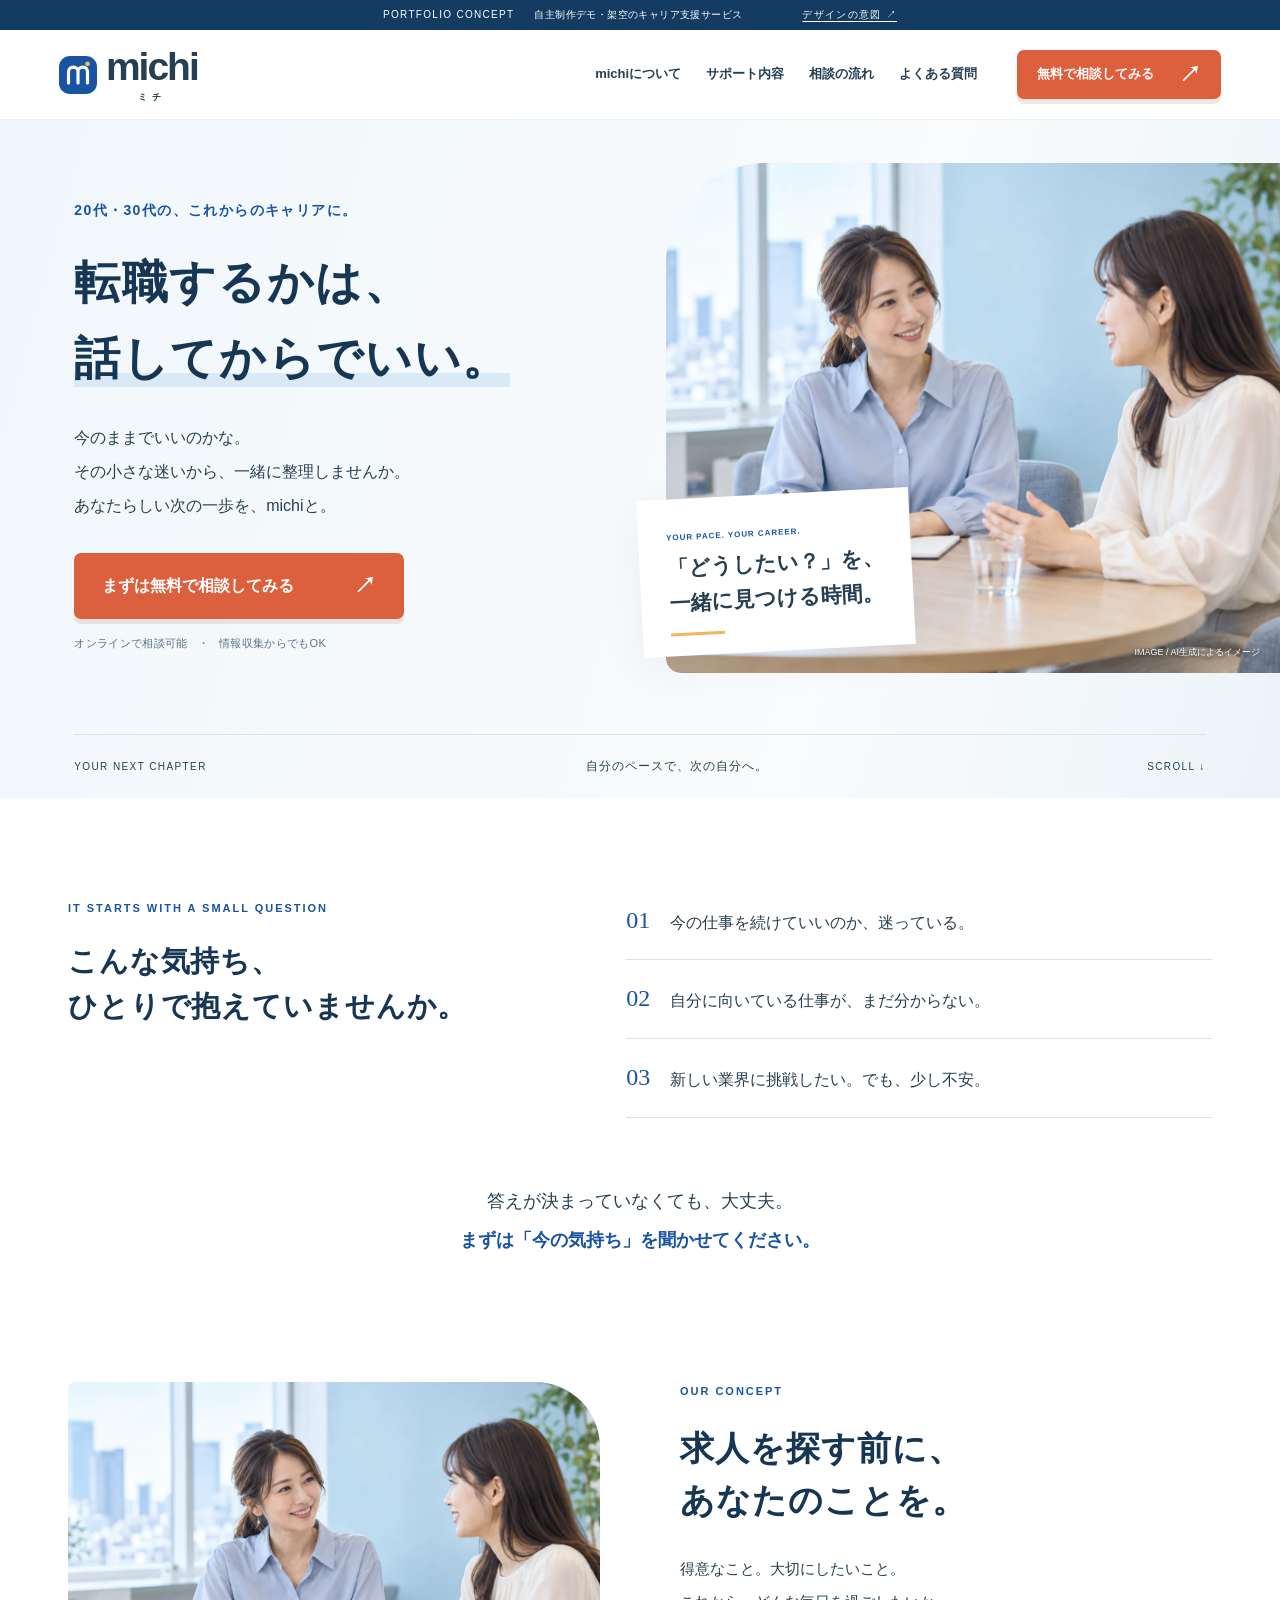
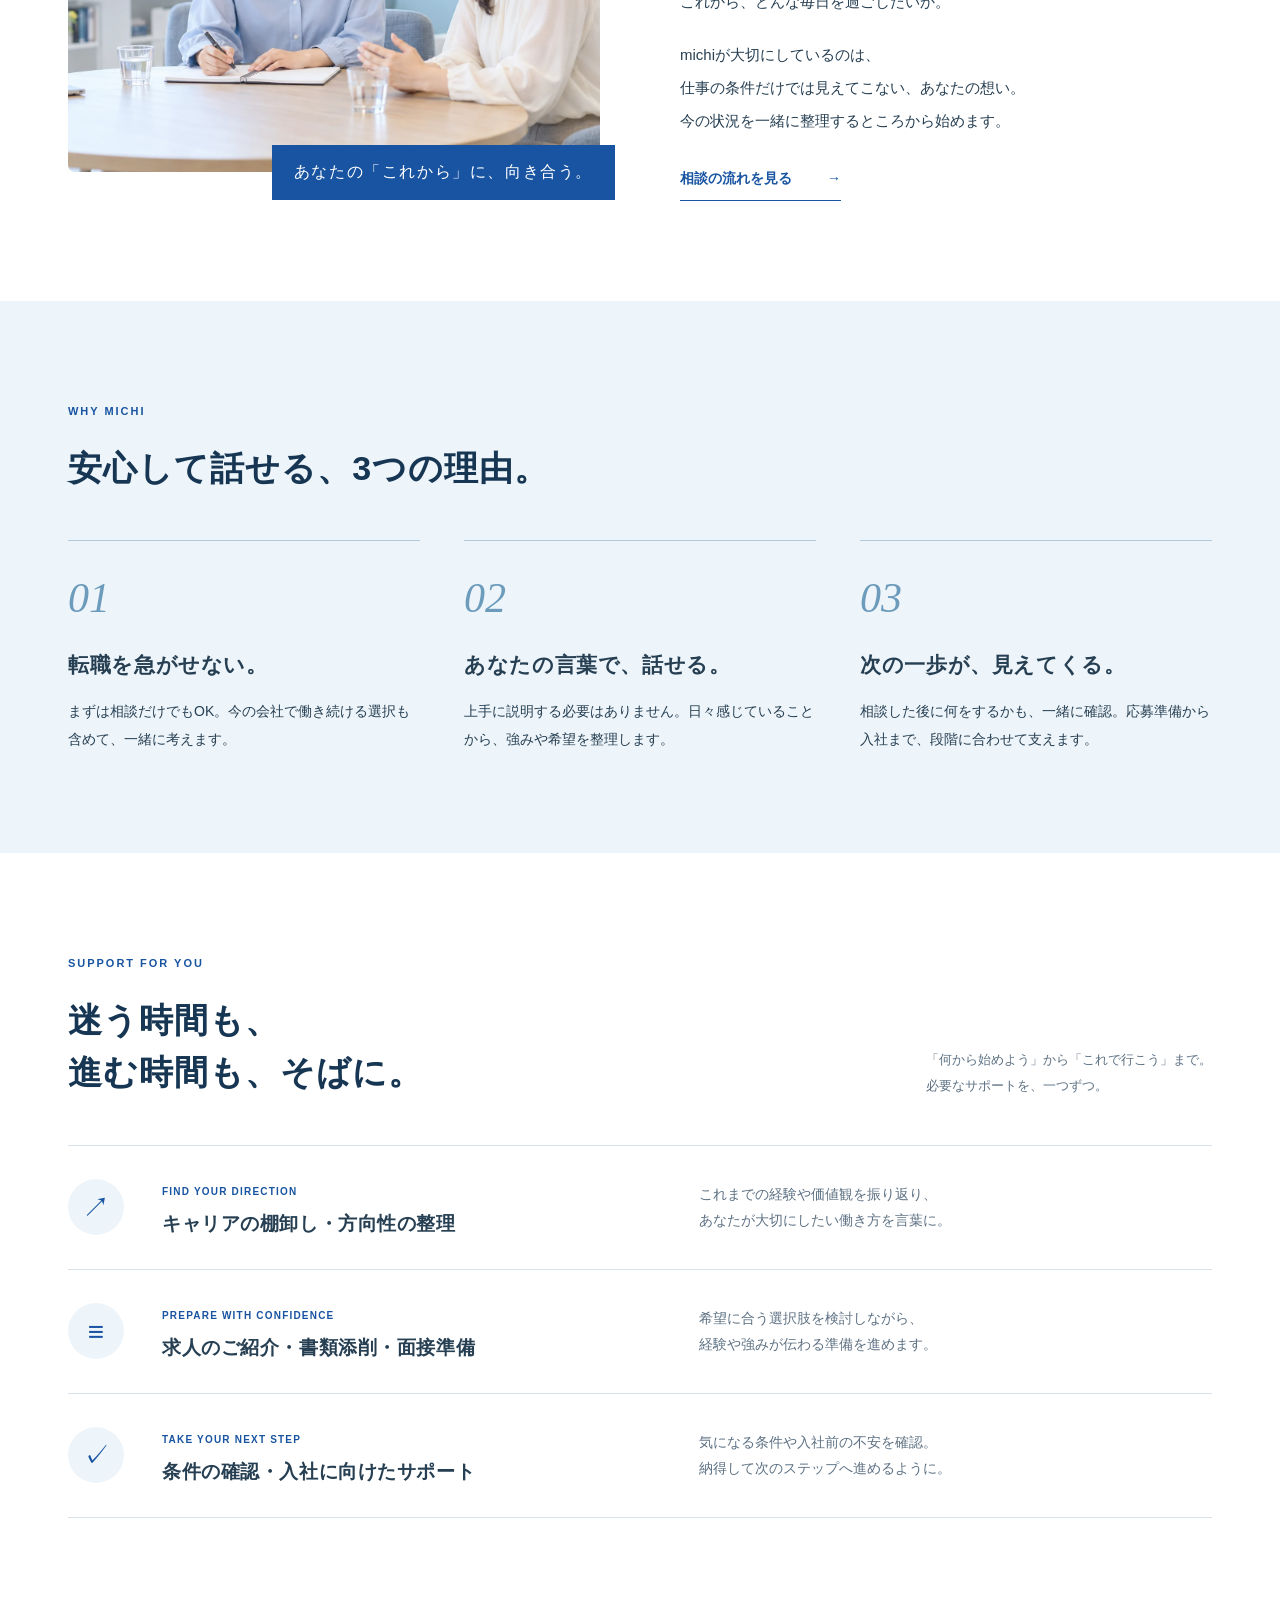
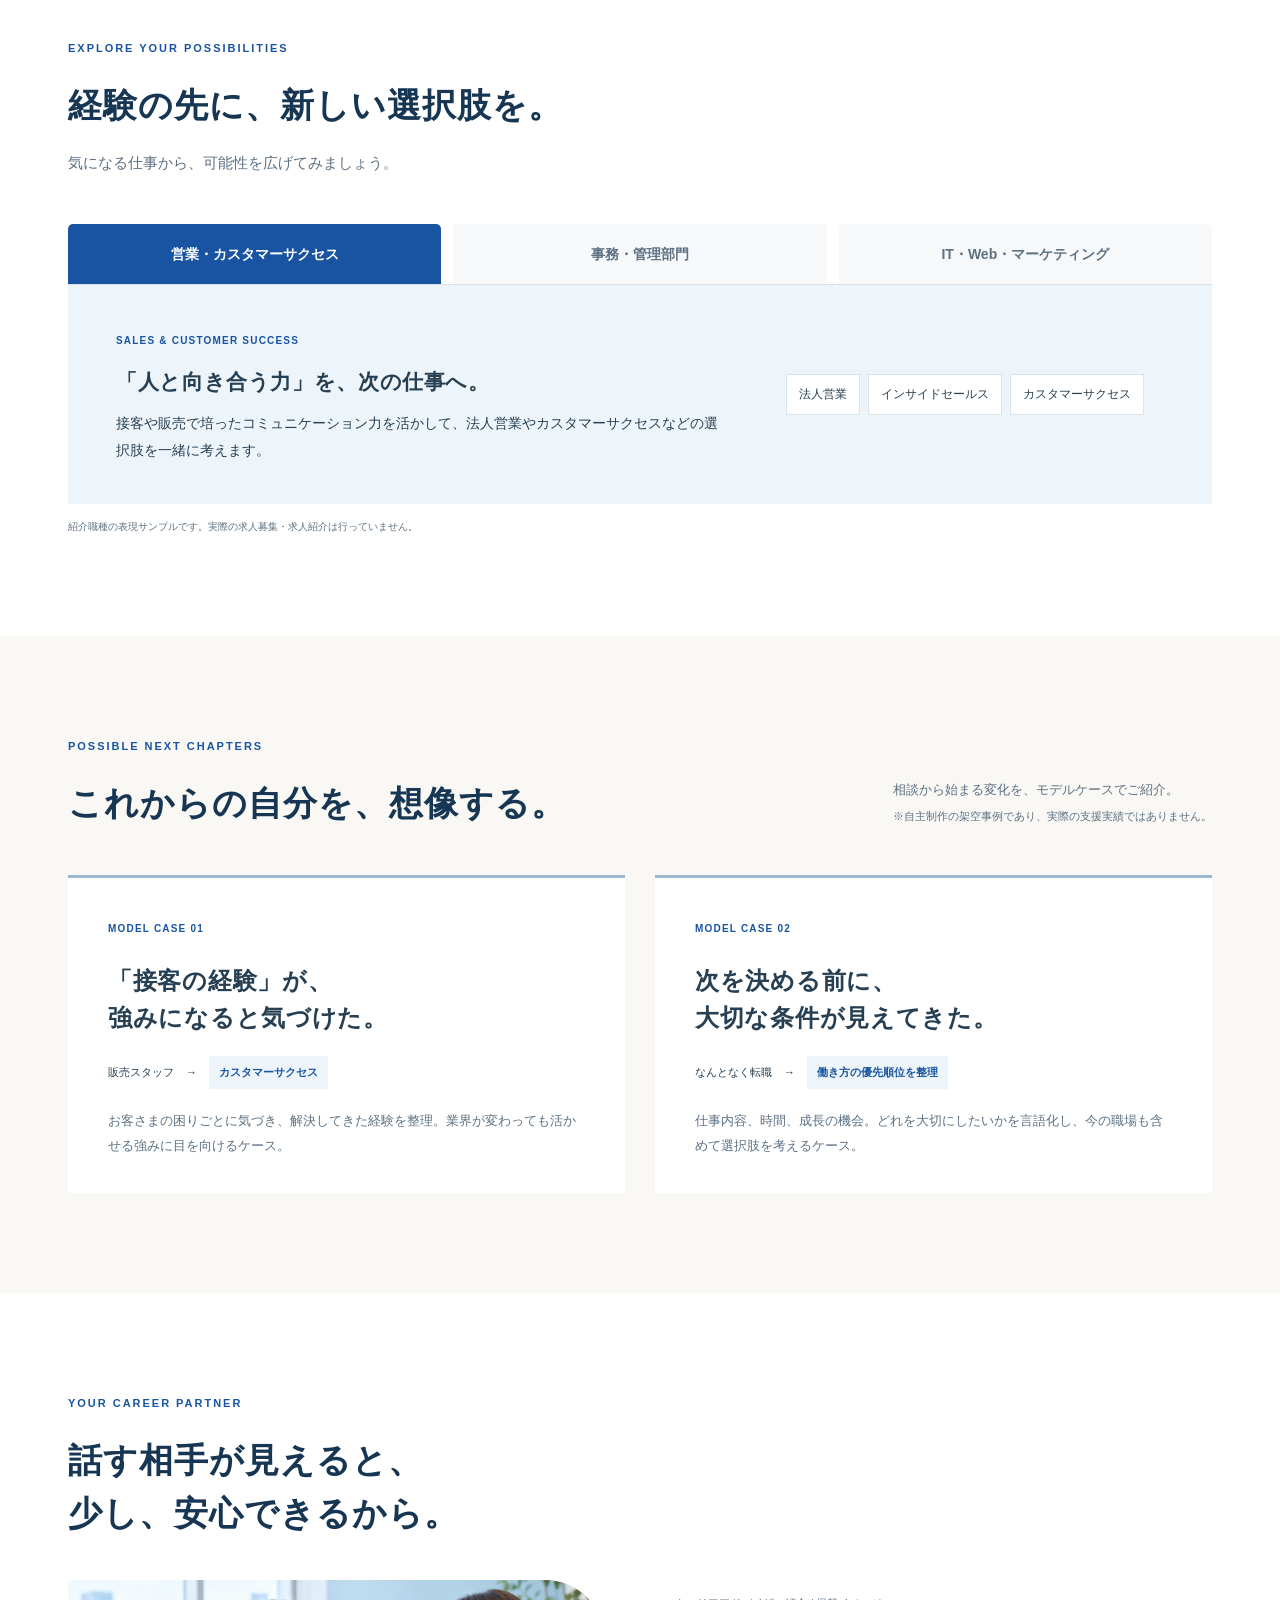
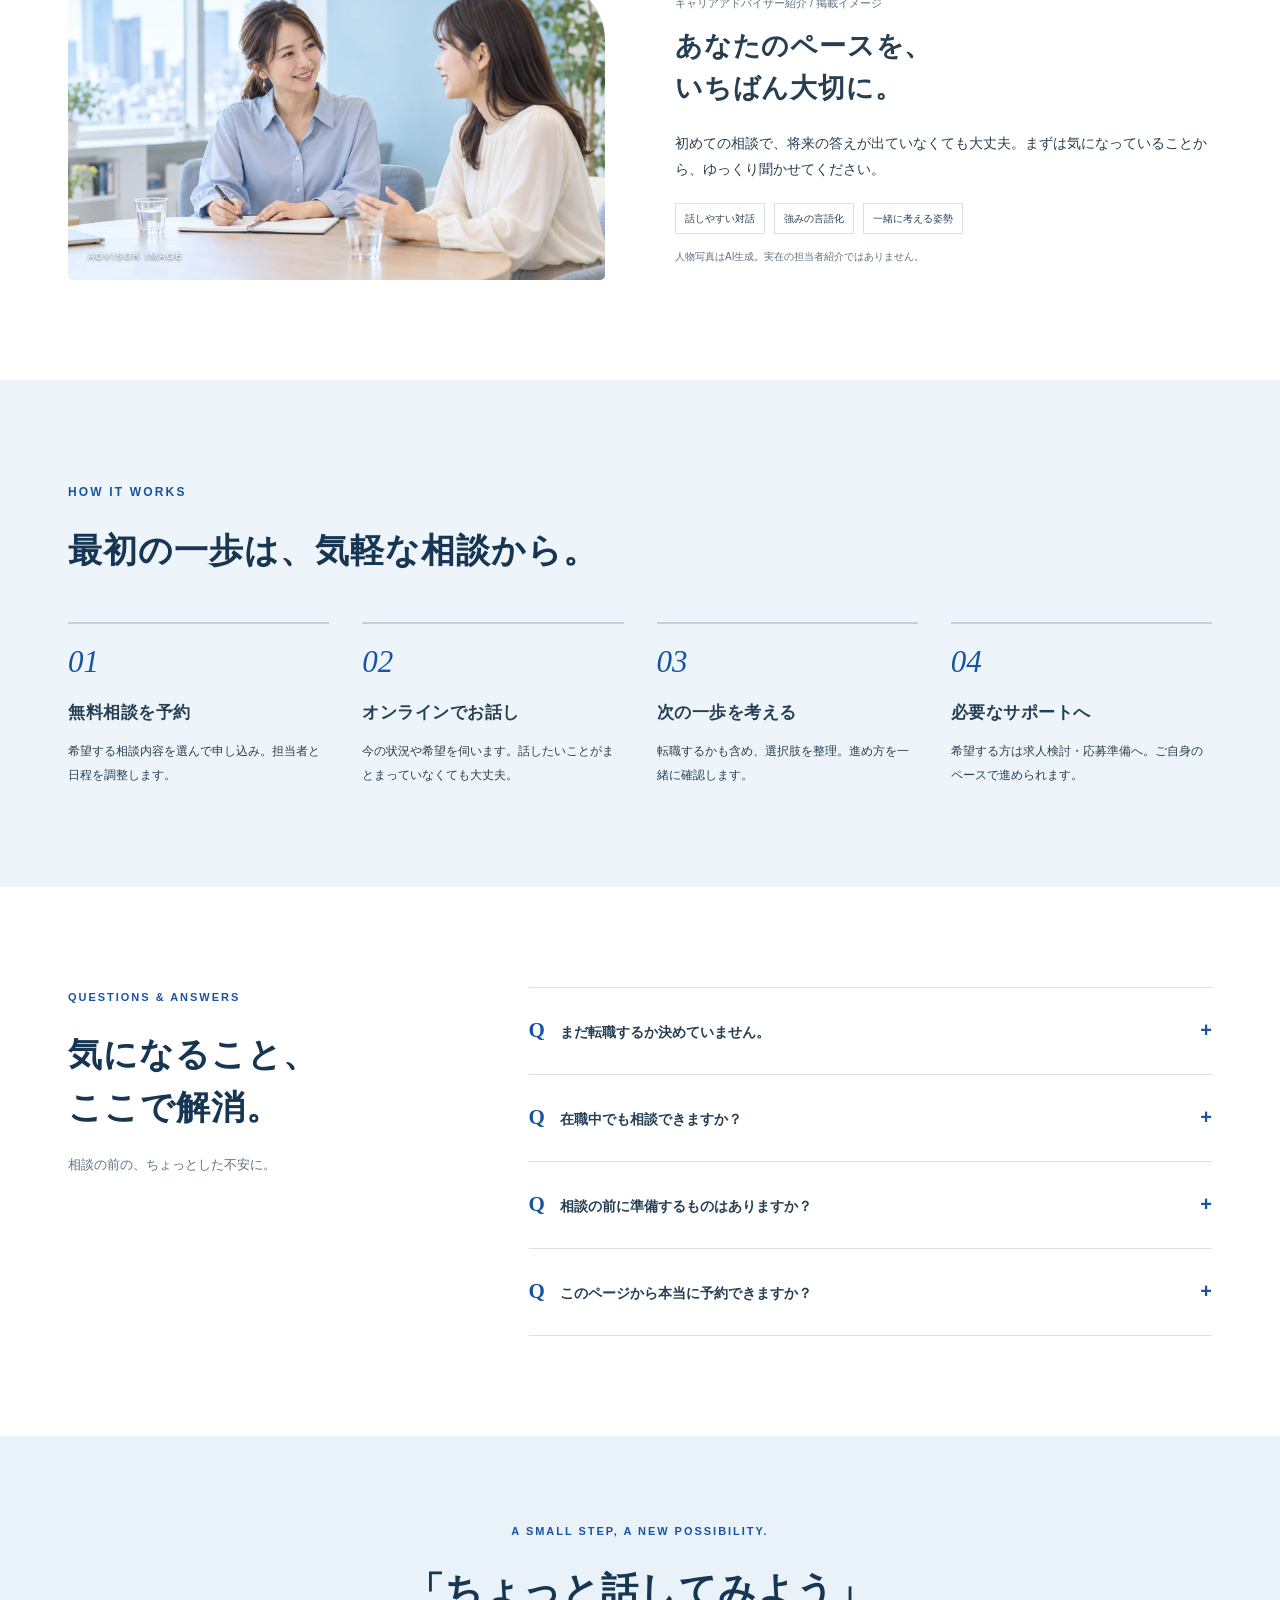
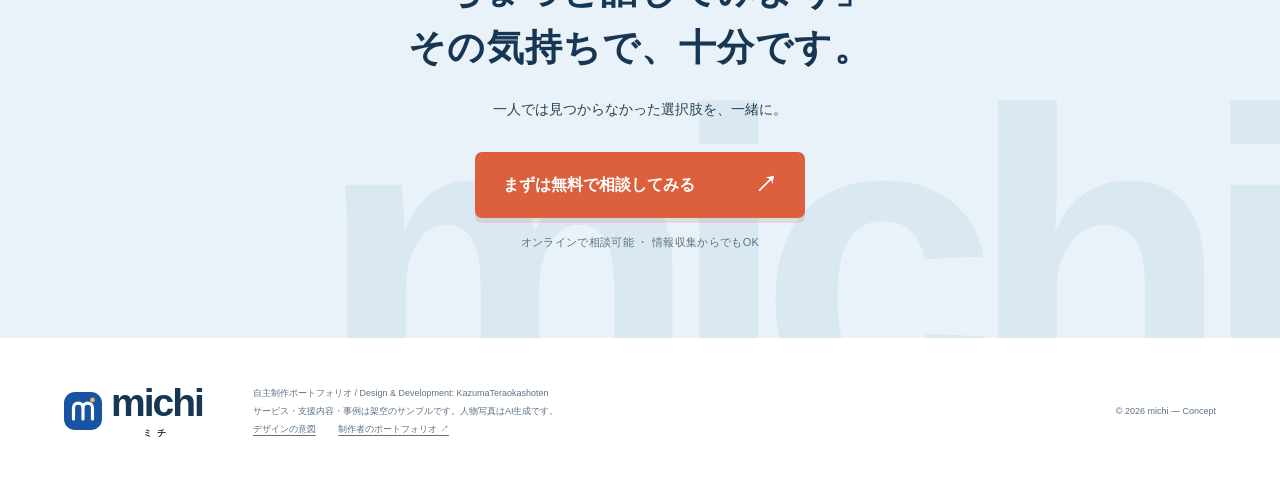
<file: career-lp/index.html>
<!doctype html>
<html lang="ja">
<head><meta charset="utf-8"><meta name="viewport" content="width=device-width,initial-scale=1"><meta name="description" content="20〜30代向けキャリア支援サービスを想定した自主制作LP。青と白、人物写真、相談への分かりやすい導線を組み合わせたデザインサンプル。"><meta name="theme-color" content="#1854a1"><title>michi｜転職するかは、話してからでいい。— 自主制作LP</title><link rel="icon" href="assets/mark.svg" type="image/svg+xml"><link rel="stylesheet" href="style.css"><script src="app.js" defer></script></head>
<body>
<a class="skip" href="#main">本文へ移動</a>
<div class="demo-bar">PORTFOLIO CONCEPT <span>自主制作デモ・架空のキャリア支援サービス</span><a href="design-note.html">デザインの意図 ↗</a></div>
<header class="header">
<a class="logo" href="#top" aria-label="michi トップ"><img src="assets/mark.svg" width="38" height="38" alt=""><strong>michi<span>ミチ</span></strong></a>
<nav aria-label="メインナビゲーション"><a href="#concept">michiについて</a><a href="#support">サポート内容</a><a href="#flow">相談の流れ</a><a href="#faq">よくある質問</a></nav>
<button class="button small" data-consult>無料で相談してみる <span>↗</span></button></header>
<main id="main">
<section class="hero" id="top">
<div class="hero-copy"><p class="eyebrow">20代・30代の、これからのキャリアに。</p><h1>転職するかは、<br><span>話してからでいい。</span></h1><p class="lead">今のままでいいのかな。<br>その小さな迷いから、一緒に整理しませんか。<br>あなたらしい次の一歩を、michiと。</p><button class="button hero-cta" data-consult>まずは無料で相談してみる <span>↗</span></button><p class="micro">オンラインで相談可能<span>・</span>情報収集からでもOK</p></div>
<div class="hero-visual"><img src="assets/counseling.webp" width="1536" height="1024" alt="明るいオフィスで、アドバイザーと穏やかに話す相談者のイメージ" fetchpriority="high"><div class="photo-note"><span class="tiny">YOUR PACE. YOUR CAREER.</span><p>「どうしたい？」を、<br>一緒に見つける時間。</p><span class="note-line"></span></div><span class="image-caption">IMAGE / AI生成によるイメージ</span></div>
<div class="hero-bottom"><span>YOUR NEXT CHAPTER</span><span>自分のペースで、次の自分へ。</span><a href="#concerns" aria-label="お悩みのセクションへ">SCROLL ↓</a></div>
</section>
<section class="concerns section" id="concerns"><div class="section-intro"><p class="eyebrow">IT STARTS WITH A SMALL QUESTION</p><h2>こんな気持ち、<br>ひとりで抱えていませんか。</h2></div><div class="concern-list"><p><span>01</span>今の仕事を続けていいのか、迷っている。</p><p><span>02</span>自分に向いている仕事が、まだ分からない。</p><p><span>03</span>新しい業界に挑戦したい。でも、少し不安。</p></div><p class="bridge">答えが決まっていなくても、大丈夫。<br><strong>まずは「今の気持ち」を聞かせてください。</strong></p></section>
<section class="concept section" id="concept"><div class="concept-image"><img src="assets/counseling.webp" width="1536" height="1024" loading="lazy" alt="相談者の話に耳を傾ける、キャリア相談のイメージ"><span>あなたの「これから」に、向き合う。</span></div><div class="concept-copy"><p class="eyebrow">OUR CONCEPT</p><h2>求人を探す前に、<br>あなたのことを。</h2><p>得意なこと。大切にしたいこと。<br>これから、どんな毎日を過ごしたいか。</p><p>michiが大切にしているのは、<br>仕事の条件だけでは見えてこない、あなたの想い。<br>今の状況を一緒に整理するところから始めます。</p><a class="text-link" href="#flow">相談の流れを見る <span>→</span></a></div></section>
<section class="reasons section"><div class="section-heading"><p class="eyebrow">WHY MICHI</p><h2>安心して話せる、3つの理由。</h2></div><div class="reason-grid"><article><span class="big-number">01</span><h3>転職を急がせない。</h3><p>まずは相談だけでもOK。今の会社で働き続ける選択も含めて、一緒に考えます。</p></article><article><span class="big-number">02</span><h3>あなたの言葉で、話せる。</h3><p>上手に説明する必要はありません。日々感じていることから、強みや希望を整理します。</p></article><article><span class="big-number">03</span><h3>次の一歩が、見えてくる。</h3><p>相談した後に何をするかも、一緒に確認。応募準備から入社まで、段階に合わせて支えます。</p></article></div></section>
<section class="support section" id="support"><div class="section-heading split"><div><p class="eyebrow">SUPPORT FOR YOU</p><h2>迷う時間も、<br>進む時間も、そばに。</h2></div><p>「何から始めよう」から「これで行こう」まで。<br>必要なサポートを、一つずつ。</p></div><div class="support-list"><article><span class="support-symbol">↗</span><div><span class="tiny">FIND YOUR DIRECTION</span><h3>キャリアの棚卸し・方向性の整理</h3></div><p>これまでの経験や価値観を振り返り、<br>あなたが大切にしたい働き方を言葉に。</p></article><article><span class="support-symbol">≡</span><div><span class="tiny">PREPARE WITH CONFIDENCE</span><h3>求人のご紹介・書類添削・面接準備</h3></div><p>希望に合う選択肢を検討しながら、<br>経験や強みが伝わる準備を進めます。</p></article><article><span class="support-symbol">✓</span><div><span class="tiny">TAKE YOUR NEXT STEP</span><h3>条件の確認・入社に向けたサポート</h3></div><p>気になる条件や入社前の不安を確認。<br>納得して次のステップへ進めるように。</p></article></div></section>
<section class="fields section"><div class="section-heading"><p class="eyebrow">EXPLORE YOUR POSSIBILITIES</p><h2>経験の先に、新しい選択肢を。</h2><p>気になる仕事から、可能性を広げてみましょう。</p></div><div class="tabs" role="tablist" aria-label="職種の紹介"><button id="tab-sales" role="tab" aria-controls="job-panel" aria-selected="true" data-field="sales">営業・カスタマーサクセス</button><button id="tab-office" role="tab" aria-controls="job-panel" aria-selected="false" tabindex="-1" data-field="office">事務・管理部門</button><button id="tab-digital" role="tab" aria-controls="job-panel" aria-selected="false" tabindex="-1" data-field="digital">IT・Web・マーケティング</button></div><div class="job-panel" id="job-panel" role="tabpanel" aria-labelledby="tab-sales" tabindex="0"><div><span class="tiny" id="job-en">SALES & CUSTOMER SUCCESS</span><h3 id="job-title">「人と向き合う力」を、次の仕事へ。</h3><p id="job-description">接客や販売で培ったコミュニケーション力を活かして、法人営業やカスタマーサクセスなどの選択肢を一緒に考えます。</p></div><div class="job-tags" id="job-tags"><span>法人営業</span><span>インサイドセールス</span><span>カスタマーサクセス</span></div></div><p class="caption">紹介職種の表現サンプルです。実際の求人募集・求人紹介は行っていません。</p></section>
<section class="stories section"><div class="section-heading split"><div><p class="eyebrow">POSSIBLE NEXT CHAPTERS</p><h2>これからの自分を、想像する。</h2></div><p>相談から始まる変化を、モデルケースでご紹介。<br><small>※自主制作の架空事例であり、実際の支援実績ではありません。</small></p></div><div class="story-grid"><article><span class="tiny">MODEL CASE 01</span><h3>「接客の経験」が、<br>強みになると気づけた。</h3><div class="story-route"><span>販売スタッフ</span><span>→</span><strong>カスタマーサクセス</strong></div><p>お客さまの困りごとに気づき、解決してきた経験を整理。業界が変わっても活かせる強みに目を向けるケース。</p></article><article><span class="tiny">MODEL CASE 02</span><h3>次を決める前に、<br>大切な条件が見えてきた。</h3><div class="story-route"><span>なんとなく転職</span><span>→</span><strong>働き方の優先順位を整理</strong></div><p>仕事内容、時間、成長の機会。どれを大切にしたいかを言語化し、今の職場も含めて選択肢を考えるケース。</p></article></div></section>
<section class="advisor section"><p class="eyebrow">YOUR CAREER PARTNER</p><h2>話す相手が見えると、<br>少し、安心できるから。</h2><div class="advisor-layout"><div class="advisor-photo"><img src="assets/counseling.webp" width="1536" height="1024" loading="lazy" alt="キャリアアドバイザーの人物イメージ"><span>ADVISOR IMAGE</span></div><div><p class="advisor-label">キャリアアドバイザー紹介 / 掲載イメージ</p><h3>あなたのペースを、<br>いちばん大切に。</h3><p>初めての相談で、将来の答えが出ていなくても大丈夫。まずは気になっていることから、ゆっくり聞かせてください。</p><div class="advisor-points"><span>話しやすい対話</span><span>強みの言語化</span><span>一緒に考える姿勢</span></div><p class="caption">人物写真はAI生成。実在の担当者紹介ではありません。</p></div></div></section>
<section class="flow section" id="flow"><div class="section-heading"><p class="eyebrow">HOW IT WORKS</p><h2>最初の一歩は、気軽な相談から。</h2></div><ol><li><span>01</span><h3>無料相談を予約</h3><p>希望する相談内容を選んで申し込み。担当者と日程を調整します。</p></li><li><span>02</span><h3>オンラインでお話し</h3><p>今の状況や希望を伺います。話したいことがまとまっていなくても大丈夫。</p></li><li><span>03</span><h3>次の一歩を考える</h3><p>転職するかも含め、選択肢を整理。進め方を一緒に確認します。</p></li><li><span>04</span><h3>必要なサポートへ</h3><p>希望する方は求人検討・応募準備へ。ご自身のペースで進められます。</p></li></ol></section>
<section class="faq section" id="faq"><div><p class="eyebrow">QUESTIONS & ANSWERS</p><h2>気になること、<br>ここで解消。</h2><p>相談の前の、ちょっとした不安に。</p></div><div class="faq-list"><details><summary>まだ転職するか決めていません。</summary><p>情報収集やキャリアの整理から相談できるサービスを想定しています。転職を決めてから申し込む必要はありません。</p></details><details><summary>在職中でも相談できますか？</summary><p>在職中の方も相談できる設計です。実際の受付時間や対応日は、本サービス公開時の案内をご確認ください。</p></details><details><summary>相談の前に準備するものはありますか？</summary><p>気になっていることや、これまでのお仕事を簡単に振り返っておくと話しやすくなります。書類の要否は予約時に確認する想定です。</p></details><details><summary>このページから本当に予約できますか？</summary><p>このページは自主制作のデザインデモです。ボタンから相談内容の選択画面を体験できますが、予約や個人情報の送信は行いません。</p></details></div></section>
<section class="final-cta"><div class="final-inner"><p class="eyebrow">A SMALL STEP, A NEW POSSIBILITY.</p><h2>「ちょっと話してみよう」<br>その気持ちで、十分です。</h2><p>一人では見つからなかった選択肢を、一緒に。</p><button class="button" data-consult>まずは無料で相談してみる <span>↗</span></button><p class="micro">オンラインで相談可能 ・ 情報収集からでもOK</p></div><span class="watermark" aria-hidden="true">michi</span></section>
</main>
<footer><a class="logo" href="#top"><img src="assets/mark.svg" width="38" height="38" alt=""><strong>michi<span>ミチ</span></strong></a><div><p>自主制作ポートフォリオ / Design & Development: KazumaTeraokashoten</p><p>サービス・支援内容・事例は架空のサンプルです。人物写真はAI生成です。</p><a href="design-note.html">デザインの意図</a> <a href="../">制作者のポートフォリオ ↗</a></div><span>© 2026 michi — Concept</span></footer>
<div class="mobile-cta"><button class="button" data-consult>無料で相談してみる <span>↗</span></button></div>
<dialog id="consult-dialog" aria-labelledby="dialog-title"><button class="dialog-close" aria-label="閉じる">×</button><p class="eyebrow">TRY THE CONSULTATION FLOW</p><h2 id="dialog-title">どんなことを話したいですか？</h2><p>いまの気持ちに近いものを選んでください。</p><form id="consult-form"><fieldset><legend>相談したいこと（複数選択可）</legend><label><input type="checkbox" name="topic" value="自分に合う仕事を知りたい"><span>自分に合う仕事を知りたい</span></label><label><input type="checkbox" name="topic" value="転職するか相談したい"><span>転職するか相談したい</span></label><label><input type="checkbox" name="topic" value="未経験の仕事に挑戦したい"><span>未経験の仕事に挑戦したい</span></label><label><input type="checkbox" name="topic" value="まずは情報収集したい"><span>まずは情報収集したい</span></label></fieldset><button class="button" type="submit">選んだ内容を確認する <span>→</span></button><p id="form-error" role="alert"></p></form><div id="consult-result" hidden><h3>相談したいこと</h3><ul id="topic-result"></ul><p>実際のサービスでは、この後に連絡先の入力・日程調整へ進む設計です。</p><button class="text-link" id="edit-topics">← 選び直す</button></div><p class="demo-disclaimer">デモのため、予約・外部送信・入力内容の保存は行いません。</p></dialog>
</body></html>
</file>
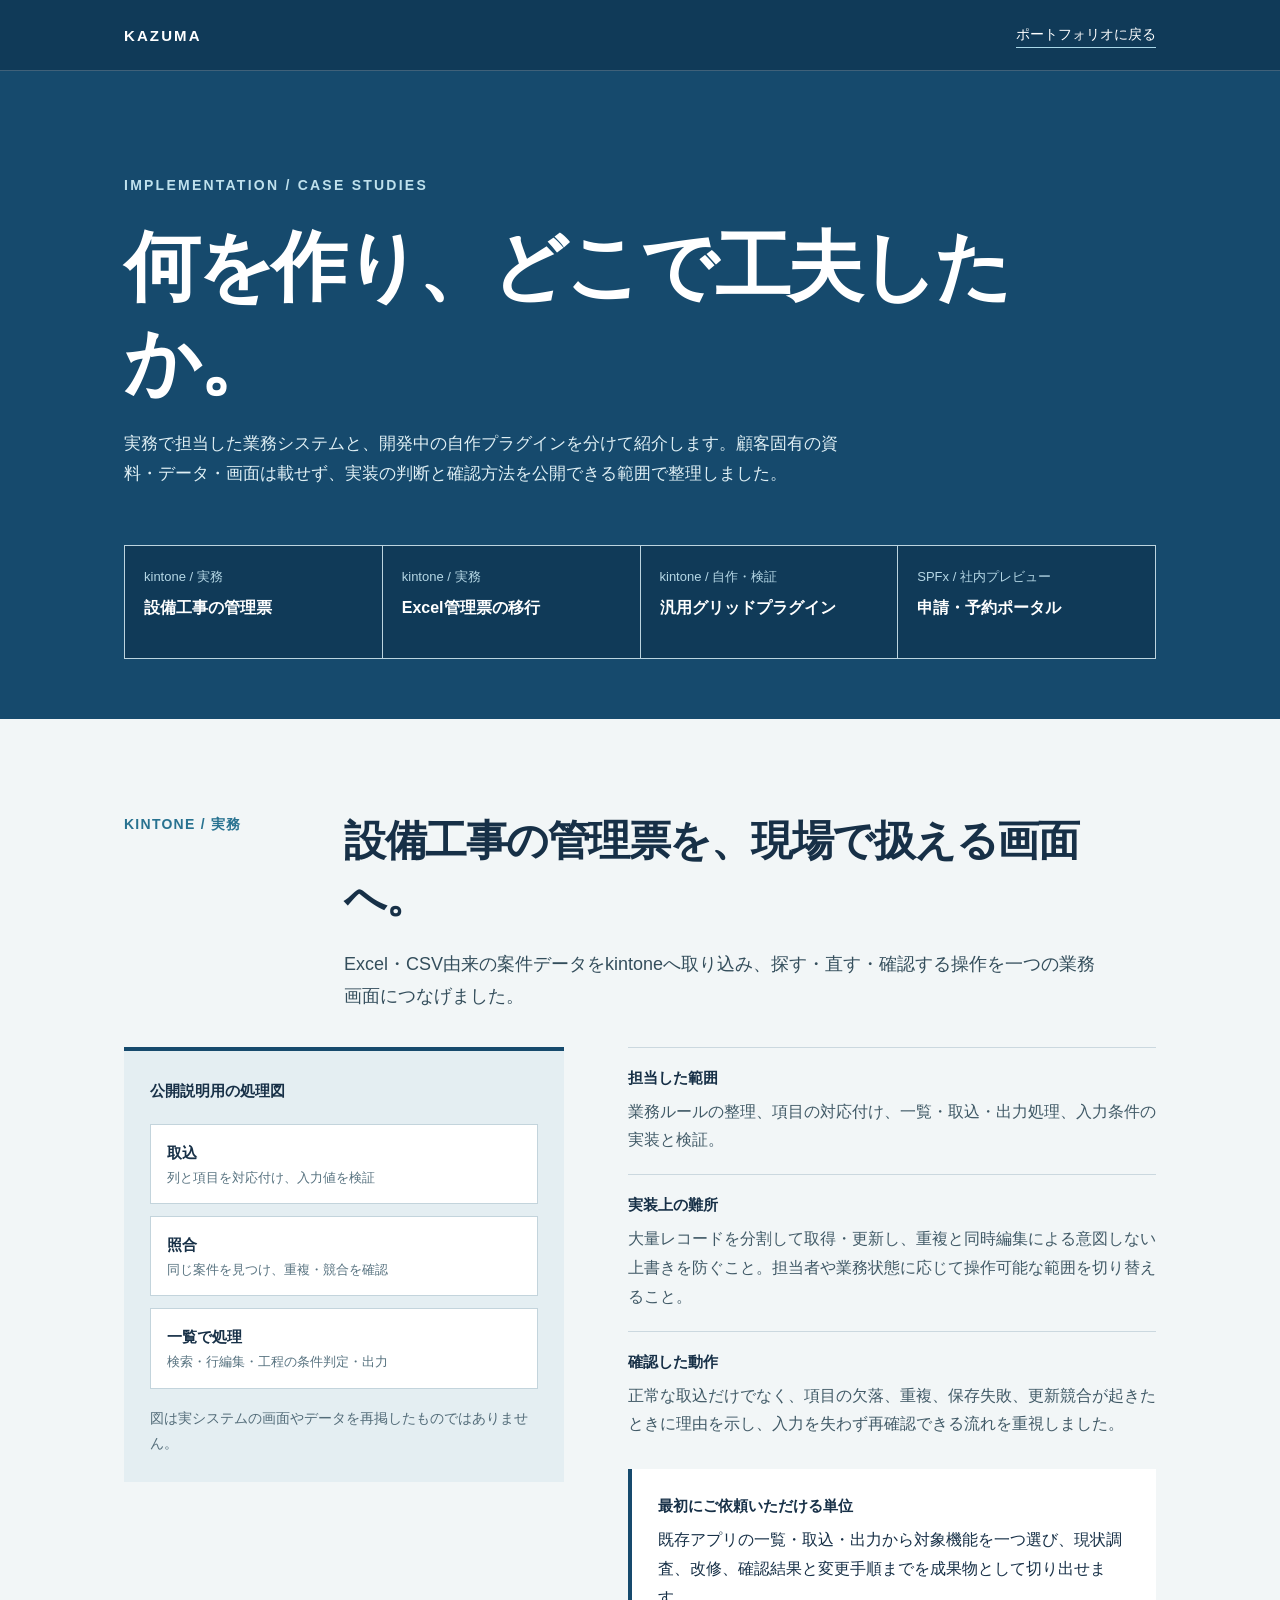
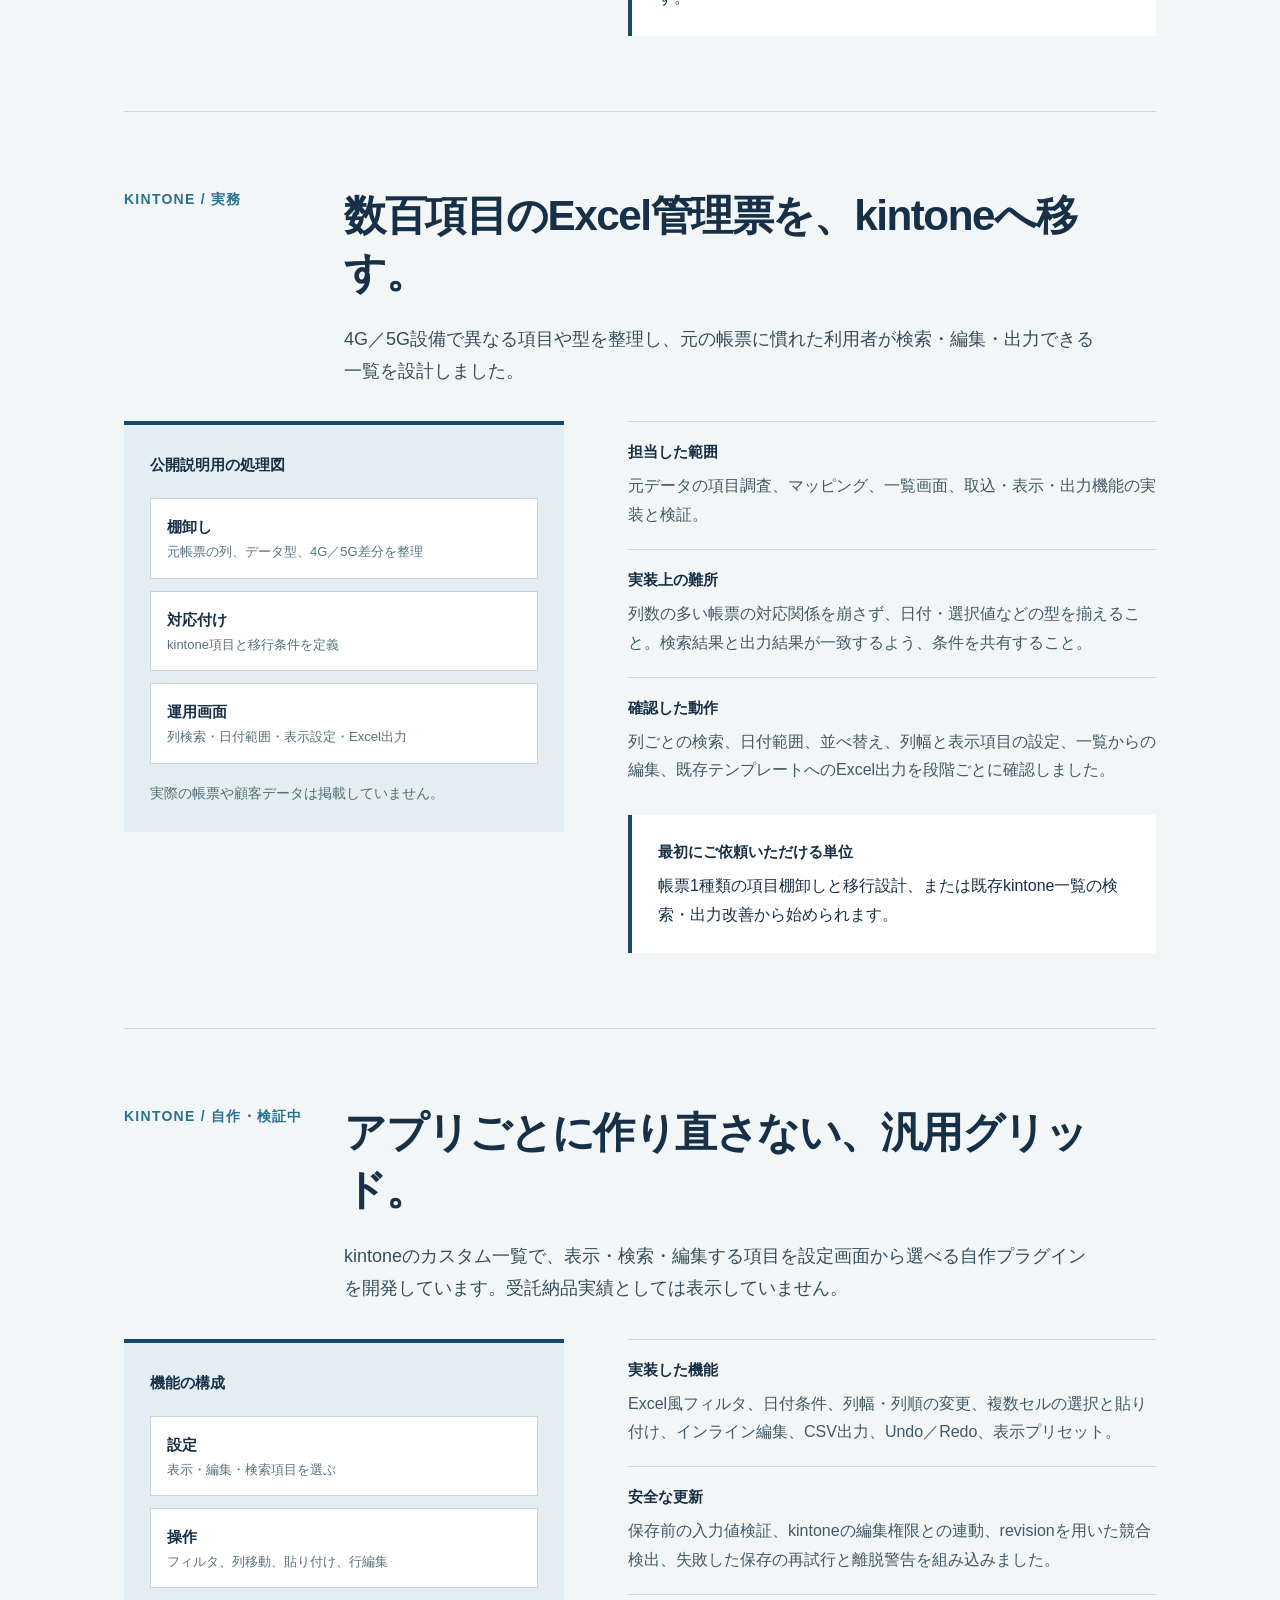
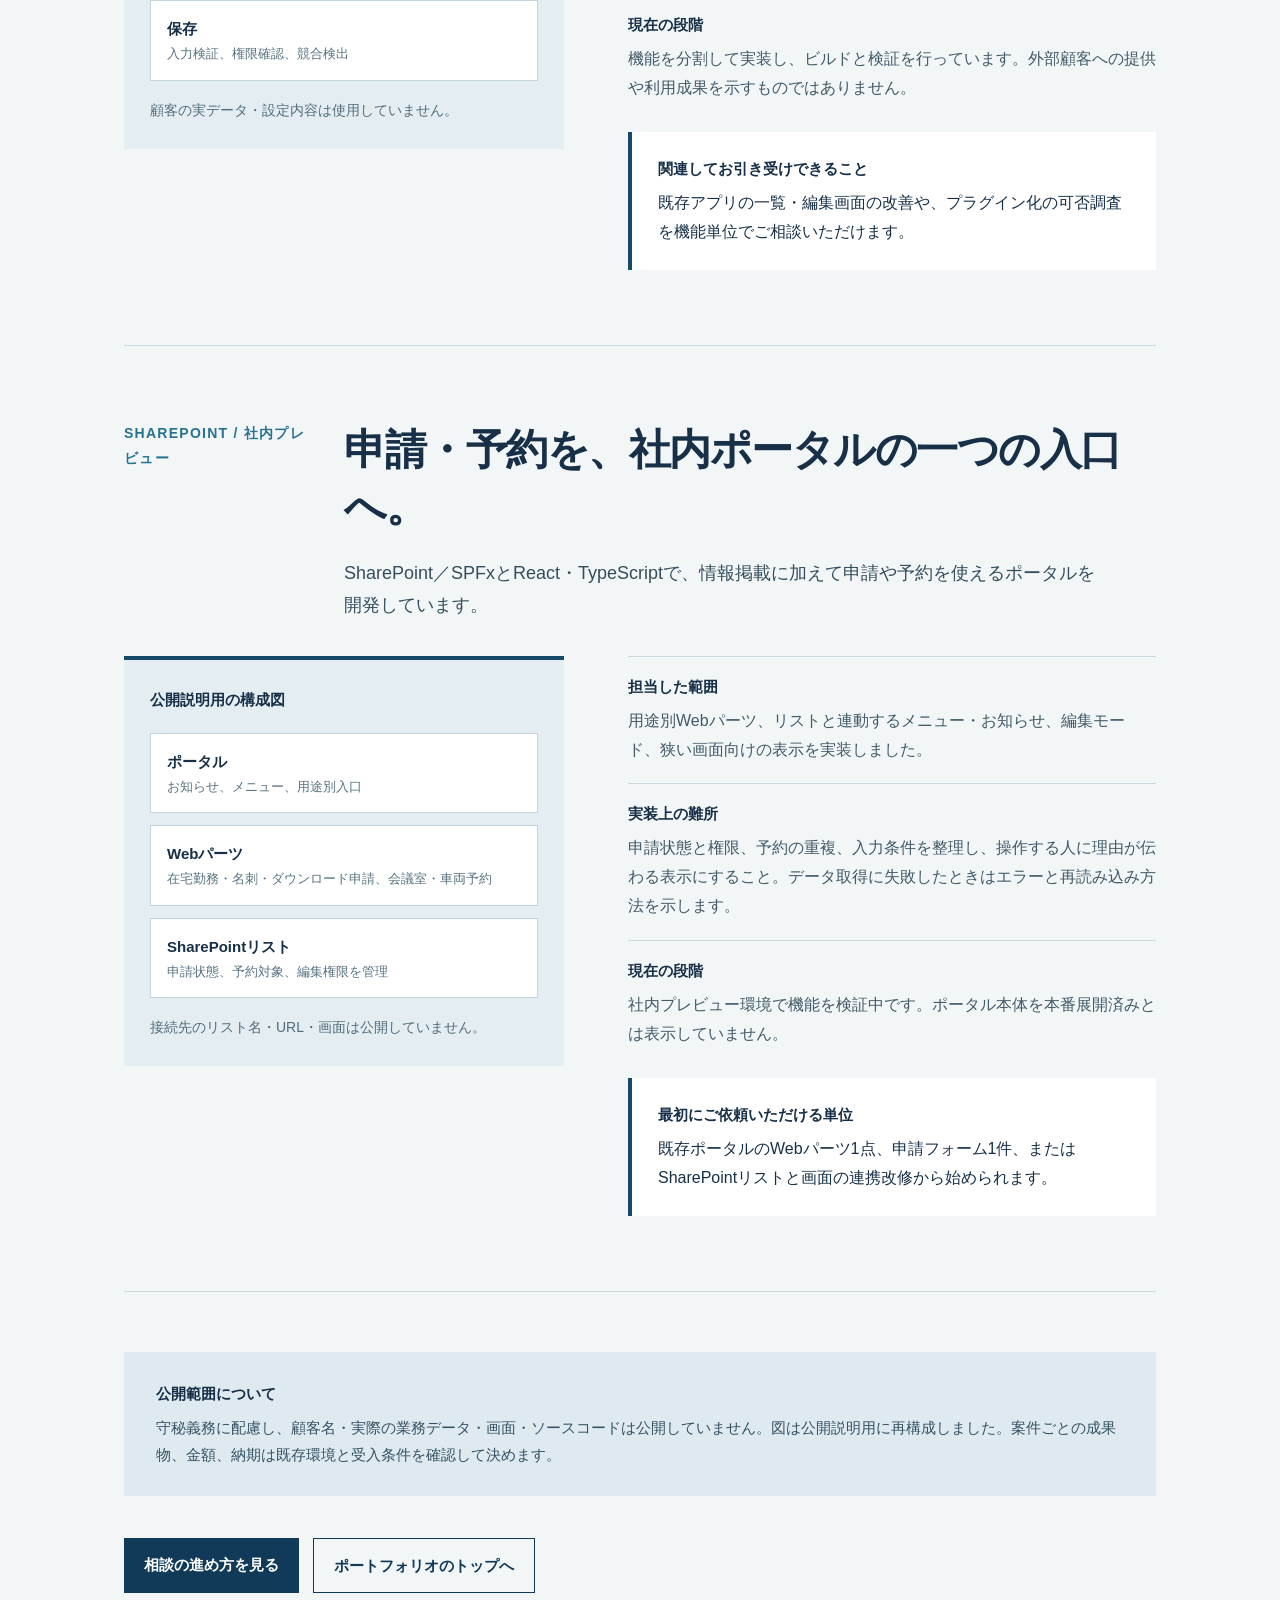
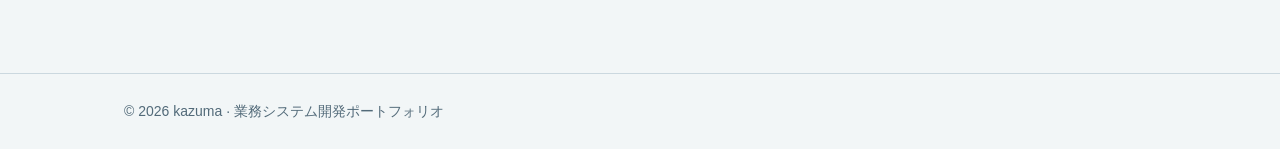
<file: case-studies/index.html>
<!doctype html>
<html lang="ja">
<head>
  <meta charset="utf-8">
  <meta name="viewport" content="width=device-width, initial-scale=1">
  <meta name="description" content="kintoneの工事管理・Excel移行・汎用グリッドプラグインと、SharePoint／SPFxポータルの実装事例。担当範囲、技術判断、検証内容を紹介します。">
  <title>実装事例 | KAZUMA</title>
  <style>
    :root { --blue:#164a6d; --deep:#103a58; --ink:#173047; --muted:#526a79; --line:#cbd8df; --paper:#f2f6f7; --white:#fff; --aqua:#c9e8f5; }
    * { box-sizing:border-box; }
    html { scroll-behavior:smooth; scroll-padding-top:80px; }
    body { margin:0; background:var(--paper); color:var(--ink); font:16px/1.8 "Hiragino Kaku Gothic ProN","Yu Gothic",Meiryo,sans-serif; }
    a { color:inherit; }
    a:focus-visible { outline:3px solid #dca77a; outline-offset:4px; }
    .wrap { max-width:1160px; margin:auto; padding-inline:clamp(22px,5vw,72px); }
    .topbar { background:var(--deep); color:#fff; border-bottom:1px solid #ffffff33; }
    .topbar .wrap { display:flex; justify-content:space-between; align-items:center; min-height:70px; gap:20px; }
    .brand { font-size:15px; font-weight:800; letter-spacing:.14em; text-decoration:none; }
    .back { font-size:14px; text-decoration:none; border-bottom:1px solid #a9d8e8; }
    .hero { background:var(--blue); color:white; padding:clamp(56px,8vw,108px) 0 60px; }
    .eyebrow { color:#bfe1ed; letter-spacing:.16em; font-size:14px; font-weight:700; }
    h1 { max-width:900px; margin:20px 0; font-size:clamp(40px,6vw,76px); line-height:1.25; letter-spacing:-.045em; }
    .hero p { max-width:730px; margin:0; color:#e0f0f5; font-size:17px; }
    .index { display:grid; grid-template-columns:repeat(4,1fr); gap:1px; background:#bcd4df; margin-top:55px; border:1px solid #bcd4df; }
    .index a { display:block; min-height:112px; padding:19px; background:var(--deep); text-decoration:none; }
    .index a:hover { background:#205d81; }
    .index small { display:block; color:#b5d7e5; font-size:13px; }
    .index strong { display:block; margin-top:8px; font-size:16px; line-height:1.45; }
    main { padding-block:18px 80px; }
    .case { padding-block:75px; border-bottom:1px solid var(--line); }
    .case-head { display:grid; grid-template-columns:190px 1fr; gap:30px; align-items:start; }
    .case-type { color:#287290; font-size:14px; font-weight:800; letter-spacing:.09em; }
    h2 { margin:0; font-size:clamp(30px,3.3vw,46px); line-height:1.35; letter-spacing:-.035em; }
    .lead { max-width:760px; margin:22px 0 34px; font-size:18px; color:#344e5c; }
    .case-body { display:grid; grid-template-columns:1fr 1.2fr; gap:clamp(26px,5vw,72px); }
    .flow { background:#e4eef2; border-top:4px solid var(--blue); padding:26px; align-self:start; }
    .flow strong { display:block; margin-bottom:20px; font-size:15px; }
    .flow ol { margin:0; padding:0; list-style:none; display:grid; gap:12px; }
    .flow li { padding:14px 16px; border:1px solid #c3d4dc; background:#fff; font-size:15px; font-weight:700; }
    .flow li span { display:block; color:#587380; font-size:13px; font-weight:400; }
    .flow-note { margin:17px 0 0; color:#536c79; font-size:14px; }
    dl { margin:0; }
    dt { margin-top:19px; padding-top:16px; border-top:1px solid var(--line); font-weight:800; font-size:15px; }
    dt:first-child { margin-top:0; }
    dd { margin:7px 0 0; color:#415a67; font-size:16px; }
    .first-step { margin-top:30px; padding:23px 26px; border-left:4px solid var(--blue); background:#fff; }
    .first-step strong { display:block; font-size:15px; }
    .first-step p { margin:7px 0 0; font-size:16px; }
    .trust { margin:60px 0 0; padding:28px 32px; background:#dfeaf0; color:#355263; font-size:15px; }
    .trust strong { display:block; color:var(--ink); margin-bottom:7px; }
    .cta { margin-top:42px; display:flex; flex-wrap:wrap; gap:14px; }
    .cta a { display:inline-block; padding:13px 20px; background:var(--deep); color:#fff; font-weight:700; font-size:15px; text-decoration:none; }
    .cta a.secondary { background:transparent; color:var(--deep); border:1px solid var(--deep); }
    footer { border-top:1px solid var(--line); padding:25px 0; color:var(--muted); font-size:14px; }
    @media(max-width:800px) { .index { grid-template-columns:repeat(2,1fr); } .case-head,.case-body { grid-template-columns:1fr; } .case-head { gap:8px; } .case { padding-block:50px; } }
    @media(max-width:520px) { .index { grid-template-columns:1fr; } .index a { min-height:80px; } .hero p,.lead { font-size:16px; } }
    @media print { .topbar,.index,.cta { display:none; } .hero { padding:25px 0; } .case { break-inside:avoid; padding-block:25px; } .case-body { grid-template-columns:1fr 1fr; } }
  </style>
</head>
<body>
  <div class="topbar"><div class="wrap"><a class="brand" href="../">KAZUMA</a><a class="back" href="../#experience">ポートフォリオに戻る</a></div></div>
  <header class="hero"><div class="wrap"><div class="eyebrow">IMPLEMENTATION / CASE STUDIES</div><h1>何を作り、どこで工夫したか。</h1><p>実務で担当した業務システムと、開発中の自作プラグインを分けて紹介します。顧客固有の資料・データ・画面は載せず、実装の判断と確認方法を公開できる範囲で整理しました。</p>
    <nav class="index" aria-label="事例を選ぶ">
      <a href="#outdoor"><small>kintone / 実務</small><strong>設備工事の管理票</strong></a>
      <a href="#indoor"><small>kintone / 実務</small><strong>Excel管理票の移行</strong></a>
      <a href="#plugin"><small>kintone / 自作・検証</small><strong>汎用グリッドプラグイン</strong></a>
      <a href="#spfx"><small>SPFx / 社内プレビュー</small><strong>申請・予約ポータル</strong></a>
    </nav>
  </div></header>
  <main class="wrap">
    <article class="case" id="outdoor">
      <div class="case-head"><div class="case-type">KINTONE / 実務</div><div><h2>設備工事の管理票を、現場で扱える画面へ。</h2><p class="lead">Excel・CSV由来の案件データをkintoneへ取り込み、探す・直す・確認する操作を一つの業務画面につなげました。</p></div></div>
      <div class="case-body">
        <div class="flow"><strong>公開説明用の処理図</strong><ol><li>取込<span>列と項目を対応付け、入力値を検証</span></li><li>照合<span>同じ案件を見つけ、重複・競合を確認</span></li><li>一覧で処理<span>検索・行編集・工程の条件判定・出力</span></li></ol><p class="flow-note">図は実システムの画面やデータを再掲したものではありません。</p></div>
        <div><dl><dt>担当した範囲</dt><dd>業務ルールの整理、項目の対応付け、一覧・取込・出力処理、入力条件の実装と検証。</dd><dt>実装上の難所</dt><dd>大量レコードを分割して取得・更新し、重複と同時編集による意図しない上書きを防ぐこと。担当者や業務状態に応じて操作可能な範囲を切り替えること。</dd><dt>確認した動作</dt><dd>正常な取込だけでなく、項目の欠落、重複、保存失敗、更新競合が起きたときに理由を示し、入力を失わず再確認できる流れを重視しました。</dd></dl><div class="first-step"><strong>最初にご依頼いただける単位</strong><p>既存アプリの一覧・取込・出力から対象機能を一つ選び、現状調査、改修、確認結果と変更手順までを成果物として切り出せます。</p></div></div>
      </div>
    </article>
    <article class="case" id="indoor">
      <div class="case-head"><div class="case-type">KINTONE / 実務</div><div><h2>数百項目のExcel管理票を、kintoneへ移す。</h2><p class="lead">4G／5G設備で異なる項目や型を整理し、元の帳票に慣れた利用者が検索・編集・出力できる一覧を設計しました。</p></div></div>
      <div class="case-body">
        <div class="flow"><strong>公開説明用の処理図</strong><ol><li>棚卸し<span>元帳票の列、データ型、4G／5G差分を整理</span></li><li>対応付け<span>kintone項目と移行条件を定義</span></li><li>運用画面<span>列検索・日付範囲・表示設定・Excel出力</span></li></ol><p class="flow-note">実際の帳票や顧客データは掲載していません。</p></div>
        <div><dl><dt>担当した範囲</dt><dd>元データの項目調査、マッピング、一覧画面、取込・表示・出力機能の実装と検証。</dd><dt>実装上の難所</dt><dd>列数の多い帳票の対応関係を崩さず、日付・選択値などの型を揃えること。検索結果と出力結果が一致するよう、条件を共有すること。</dd><dt>確認した動作</dt><dd>列ごとの検索、日付範囲、並べ替え、列幅と表示項目の設定、一覧からの編集、既存テンプレートへのExcel出力を段階ごとに確認しました。</dd></dl><div class="first-step"><strong>最初にご依頼いただける単位</strong><p>帳票1種類の項目棚卸しと移行設計、または既存kintone一覧の検索・出力改善から始められます。</p></div></div>
      </div>
    </article>
    <article class="case" id="plugin">
      <div class="case-head"><div class="case-type">KINTONE / 自作・検証中</div><div><h2>アプリごとに作り直さない、汎用グリッド。</h2><p class="lead">kintoneのカスタム一覧で、表示・検索・編集する項目を設定画面から選べる自作プラグインを開発しています。受託納品実績としては表示していません。</p></div></div>
      <div class="case-body">
        <div class="flow"><strong>機能の構成</strong><ol><li>設定<span>表示・編集・検索項目を選ぶ</span></li><li>操作<span>フィルタ、列移動、貼り付け、行編集</span></li><li>保存<span>入力検証、権限確認、競合検出</span></li></ol><p class="flow-note">顧客の実データ・設定内容は使用していません。</p></div>
        <div><dl><dt>実装した機能</dt><dd>Excel風フィルタ、日付条件、列幅・列順の変更、複数セルの選択と貼り付け、インライン編集、CSV出力、Undo／Redo、表示プリセット。</dd><dt>安全な更新</dt><dd>保存前の入力値検証、kintoneの編集権限との連動、revisionを用いた競合検出、失敗した保存の再試行と離脱警告を組み込みました。</dd><dt>現在の段階</dt><dd>機能を分割して実装し、ビルドと検証を行っています。外部顧客への提供や利用成果を示すものではありません。</dd></dl><div class="first-step"><strong>関連してお引き受けできること</strong><p>既存アプリの一覧・編集画面の改善や、プラグイン化の可否調査を機能単位でご相談いただけます。</p></div></div>
      </div>
    </article>
    <article class="case" id="spfx">
      <div class="case-head"><div class="case-type">SHAREPOINT / 社内プレビュー</div><div><h2>申請・予約を、社内ポータルの一つの入口へ。</h2><p class="lead">SharePoint／SPFxとReact・TypeScriptで、情報掲載に加えて申請や予約を使えるポータルを開発しています。</p></div></div>
      <div class="case-body">
        <div class="flow"><strong>公開説明用の構成図</strong><ol><li>ポータル<span>お知らせ、メニュー、用途別入口</span></li><li>Webパーツ<span>在宅勤務・名刺・ダウンロード申請、会議室・車両予約</span></li><li>SharePointリスト<span>申請状態、予約対象、編集権限を管理</span></li></ol><p class="flow-note">接続先のリスト名・URL・画面は公開していません。</p></div>
        <div><dl><dt>担当した範囲</dt><dd>用途別Webパーツ、リストと連動するメニュー・お知らせ、編集モード、狭い画面向けの表示を実装しました。</dd><dt>実装上の難所</dt><dd>申請状態と権限、予約の重複、入力条件を整理し、操作する人に理由が伝わる表示にすること。データ取得に失敗したときはエラーと再読み込み方法を示します。</dd><dt>現在の段階</dt><dd>社内プレビュー環境で機能を検証中です。ポータル本体を本番展開済みとは表示していません。</dd></dl><div class="first-step"><strong>最初にご依頼いただける単位</strong><p>既存ポータルのWebパーツ1点、申請フォーム1件、またはSharePointリストと画面の連携改修から始められます。</p></div></div>
      </div>
    </article>
    <aside class="trust"><strong>公開範囲について</strong>守秘義務に配慮し、顧客名・実際の業務データ・画面・ソースコードは公開していません。図は公開説明用に再構成しました。案件ごとの成果物、金額、納期は既存環境と受入条件を確認して決めます。</aside>
    <div class="cta"><a href="../#work">相談の進め方を見る</a><a class="secondary" href="../">ポートフォリオのトップへ</a></div>
  </main>
  <footer><div class="wrap">© 2026 kazuma · 業務システム開発ポートフォリオ</div></footer>
</body>
</html>
</file>
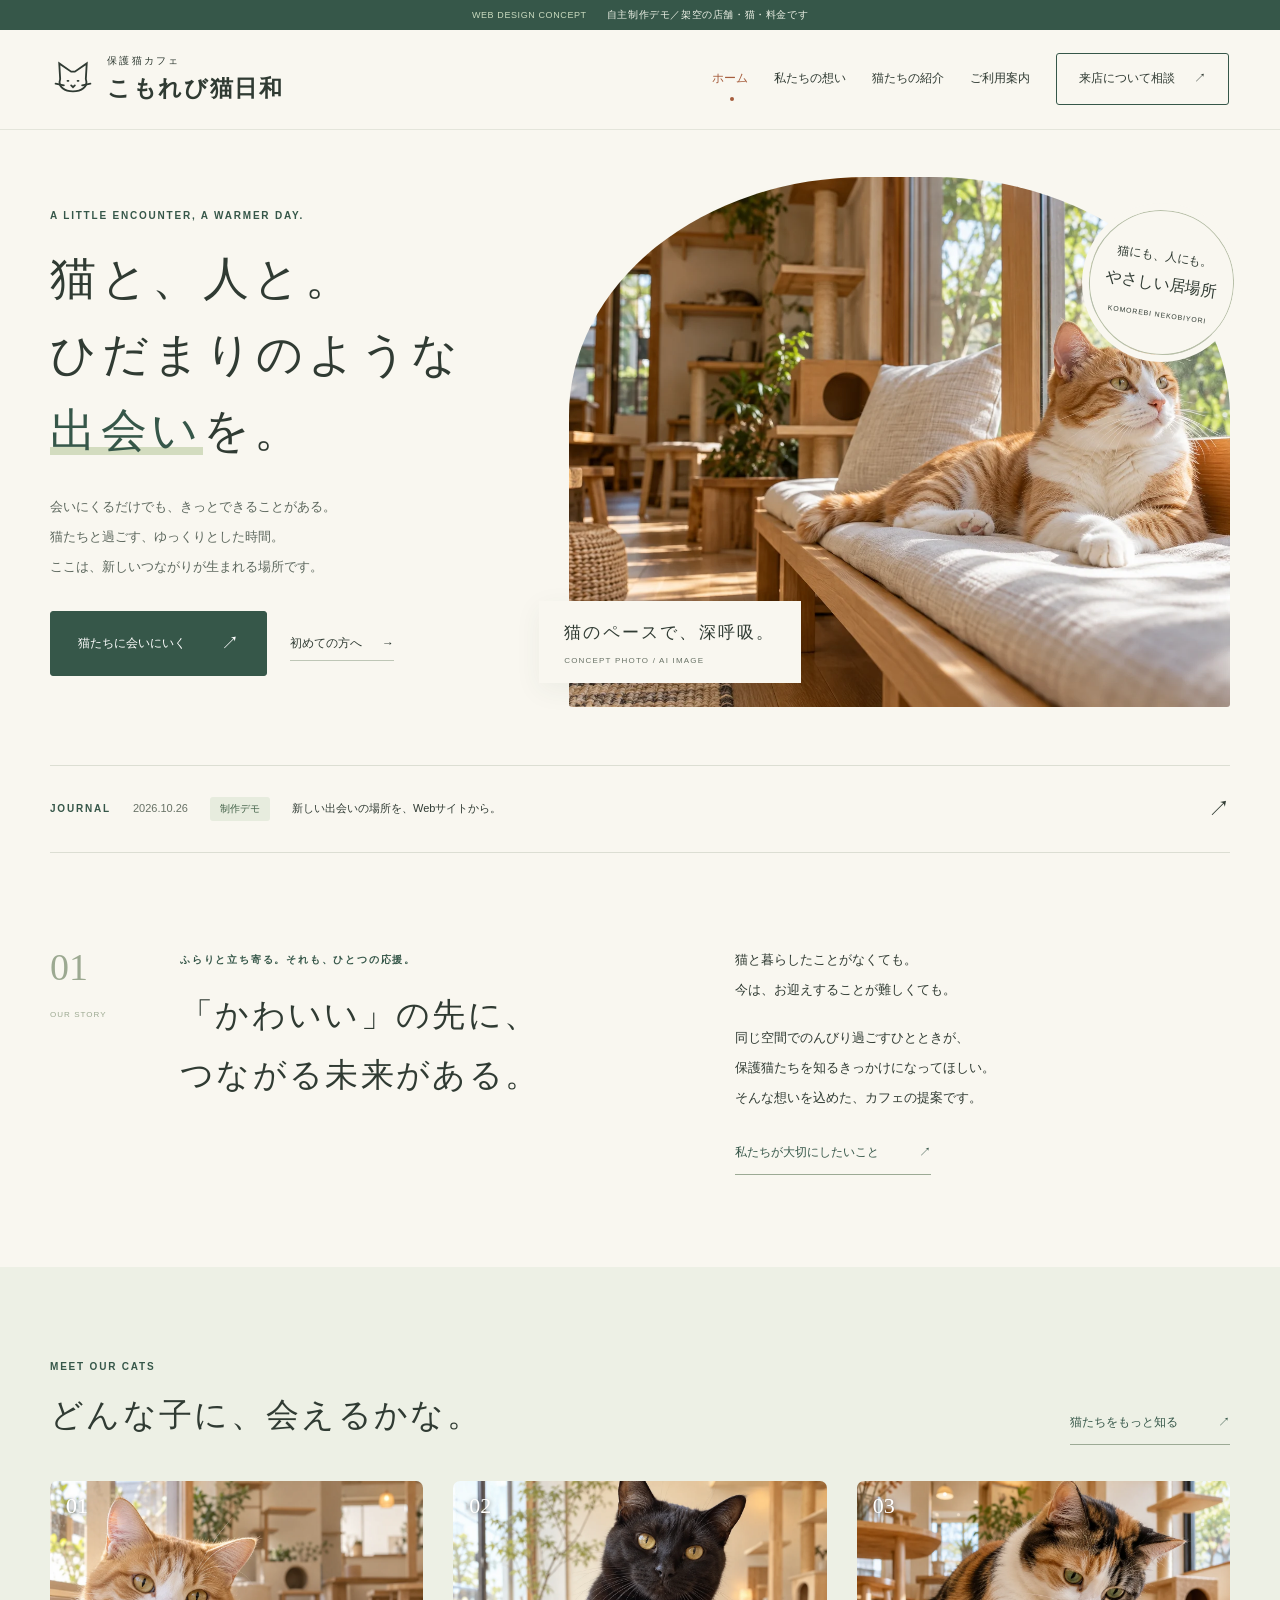
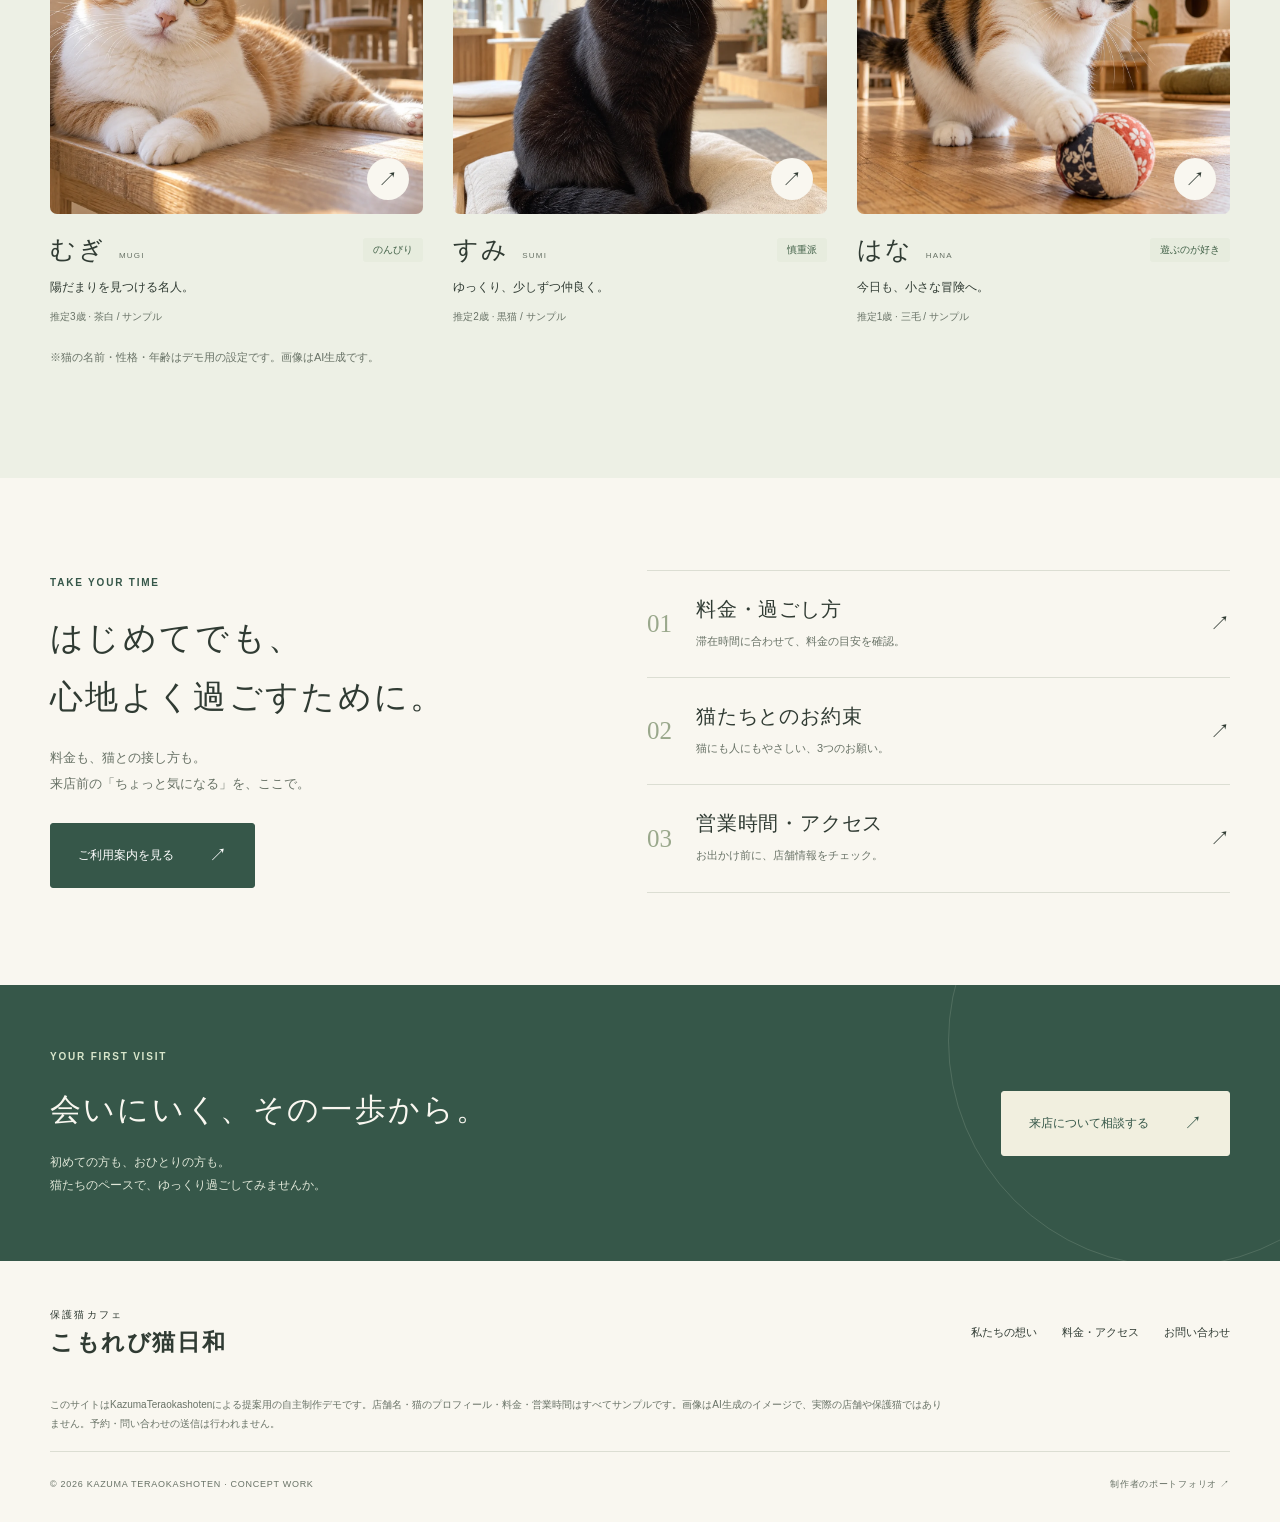
<file: cat-cafe/index.html>
<!doctype html>
<html lang="ja"><head><meta charset="utf-8"><meta name="viewport" content="width=device-width,initial-scale=1"><meta name="robots" content="noindex,nofollow"><meta name="theme-color" content="#365749"><meta name="description" content="猫の個性、店舗の想い、初めての来店に必要な情報が伝わる保護猫カフェのWeb制作提案デモ。"><meta property="og:title" content="こもれび猫日和｜保護猫カフェ・制作デモ"><meta property="og:image" content="https://kazuma1107.github.io/cat-cafe/assets/hero.webp"><title>猫と、人と。ひだまりのような出会いを｜こもれび猫日和・制作デモ</title><link rel="icon" href="assets/favicon.svg" type="image/svg+xml"><link rel="stylesheet" href="style.css"><script src="app.js" defer></script></head>
<body><a class="skip" href="#main">本文へ移動</a><div class="demo-bar"><span>WEB DESIGN CONCEPT</span>自主制作デモ／架空の店舗・猫・料金です</div>
<header class="header"><a class="brand" href="index.html"><svg viewBox="0 0 48 48" fill="none" aria-hidden="true"><path d="M10 24 9 7l13 9h4l13-9-1 17c6 18-34 18-28 0Z" stroke="currentColor" stroke-width="2"/><path d="M18 26h1m10 0h1m-8 5 2 2 2-2M5 29l9 2m20 0 9-2" stroke="currentColor" stroke-width="2" stroke-linecap="round"/></svg><span><small>保護猫カフェ</small>こもれび猫日和</span></a><button class="menu-toggle" aria-expanded="false" aria-controls="navigation" aria-label="メニューを開く"><span></span><span></span></button><nav id="navigation" aria-label="メインナビゲーション"><a href="index.html">ホーム</a><a href="about.html">私たちの想い</a><a href="cats.html">猫たちの紹介</a><a href="visit.html">ご利用案内</a><a class="nav-cta" href="contact.html">来店について相談 <span>↗</span></a></nav></header>
<main id="main">

<section class="hero wrap"><div class="hero-copy"><span class="eyebrow">A LITTLE ENCOUNTER, A WARMER DAY.</span><h1>猫と、人と。<br>ひだまりのような<br><em>出会い</em>を。</h1><p>会いにくるだけでも、きっとできることがある。<br>猫たちと過ごす、ゆっくりとした時間。<br>ここは、新しいつながりが生まれる場所です。</p><a class="button" href="cats.html">猫たちに会いにいく <span>↗</span></a><a class="text-link" href="visit.html">初めての方へ <span>→</span></a></div><div class="hero-visual"><img src="assets/hero.webp" alt="木漏れ日の差すカフェでくつろぐ茶白の猫（AI生成イメージ）" width="1536" height="1024" fetchpriority="high"><div class="hero-stamp">猫にも、人にも。<br><strong>やさしい居場所</strong><span>KOMOREBI NEKOBIYORI</span></div><div class="photo-caption">猫のペースで、深呼吸。<small>CONCEPT PHOTO / AI IMAGE</small></div></div></section>
<div class="news wrap"><span class="eyebrow">JOURNAL</span><time datetime="2026-10-26">2026.10.26</time><span class="tag">制作デモ</span><p>新しい出会いの場所を、Webサイトから。</p><a href="about.html" aria-label="私たちの想いを読む">↗</a></div>
<section class="wrap story section"><div class="section-number">01 <span>OUR STORY</span></div><div class="story-title"><span class="eyebrow">ふらりと立ち寄る。それも、ひとつの応援。</span><h2>「かわいい」の先に、<br>つながる未来がある。</h2></div><div class="story-copy"><p>猫と暮らしたことがなくても。<br>今は、お迎えすることが難しくても。</p><p>同じ空間でのんびり過ごすひとときが、<br>保護猫たちを知るきっかけになってほしい。<br>そんな想いを込めた、カフェの提案です。</p><a class="line-link" href="about.html">私たちが大切にしたいこと <span>↗</span></a></div></section>
<section class="cat-section section"><div class="wrap"><div class="section-heading"><div><span class="eyebrow">MEET OUR CATS</span><h2>どんな子に、会えるかな。</h2></div><a class="line-link" href="cats.html">猫たちをもっと知る <span>↗</span></a></div><div class="cat-grid" data-cats></div><p class="micro">※猫の名前・性格・年齢はデモ用の設定です。画像はAI生成です。</p></div></section>
<section class="wrap section visit-preview"><div><span class="eyebrow">TAKE YOUR TIME</span><h2>はじめてでも、<br>心地よく過ごすために。</h2><p>料金も、猫との接し方も。<br>来店前の「ちょっと気になる」を、ここで。</p><a class="button" href="visit.html">ご利用案内を見る <span>↗</span></a></div><div class="visit-list"><a href="visit.html#price"><span>01</span><div><h3>料金・過ごし方</h3><p>滞在時間に合わせて、料金の目安を確認。</p></div><b>↗</b></a><a href="visit.html#guide"><span>02</span><div><h3>猫たちとのお約束</h3><p>猫にも人にもやさしい、3つのお願い。</p></div><b>↗</b></a><a href="visit.html#access"><span>03</span><div><h3>営業時間・アクセス</h3><p>お出かけ前に、店舗情報をチェック。</p></div><b>↗</b></a></div></section>





</main>
<dialog id="cat-dialog" aria-labelledby="cat-dialog-title"><button class="dialog-close" aria-label="プロフィールを閉じる">×</button><div class="dialog-content"></div></dialog>
<section class="closing"><div class="wrap closing-inner"><div><span class="eyebrow light">YOUR FIRST VISIT</span><h2>会いにいく、その一歩から。</h2><p>初めての方も、おひとりの方も。<br>猫たちのペースで、ゆっくり過ごしてみませんか。</p></div><a class="button cream" href="contact.html">来店について相談する <span>↗</span></a></div></section>
<footer class="wrap"><div class="footer-top"><a class="brand" href="index.html"><span><small>保護猫カフェ</small>こもれび猫日和</span></a><div><a href="about.html">私たちの想い</a><a href="visit.html">料金・アクセス</a><a href="contact.html">お問い合わせ</a></div></div><p class="demo-note">このサイトはKazumaTeraokashotenによる提案用の自主制作デモです。店舗名・猫のプロフィール・料金・営業時間はすべてサンプルです。画像はAI生成のイメージで、実際の店舗や保護猫ではありません。予約・問い合わせの送信は行われません。</p><div class="footer-bottom"><span>© 2026 KAZUMA TERAOKASHOTEN · CONCEPT WORK</span><a href="../">制作者のポートフォリオ ↗</a></div></footer><a class="mobile-cta" href="contact.html">来店について相談する ↗</a></body></html>
</file>
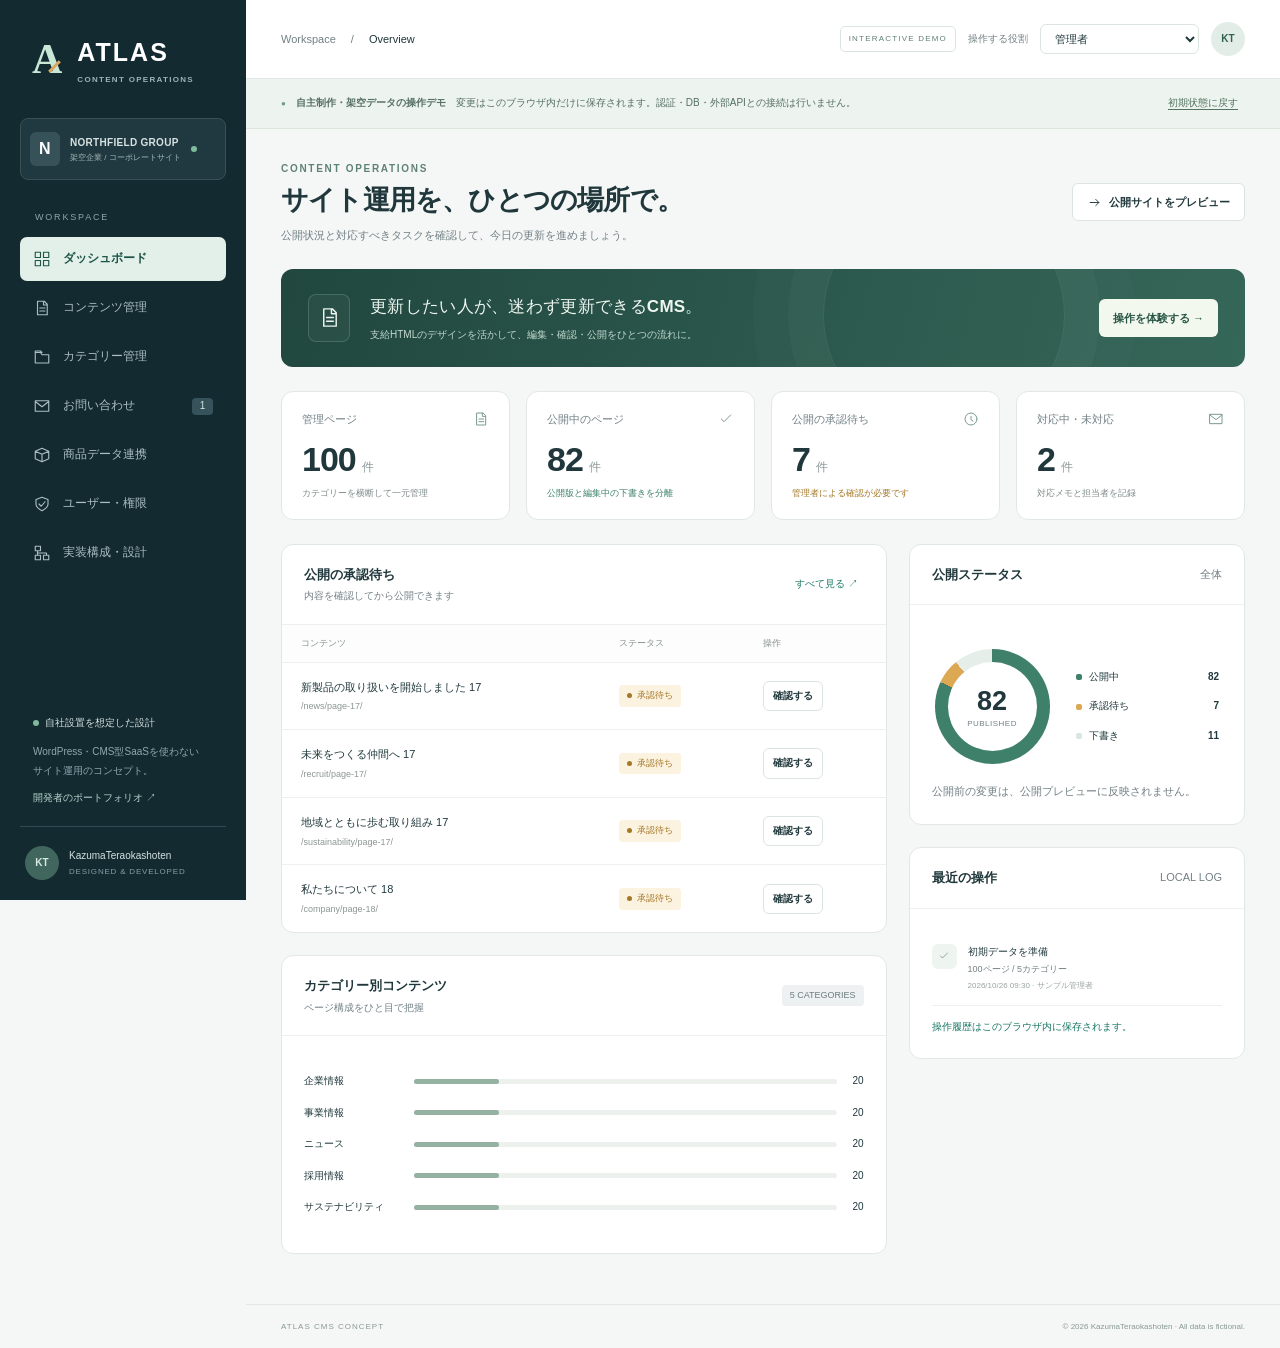
<file: cms-console/index.html>
<!doctype html>
<html lang="ja">
<head>
  <meta charset="utf-8"><meta name="viewport" content="width=device-width,initial-scale=1">
  <meta name="description" content="自社設置CMSの操作コンセプト。100ページのコンテンツ管理、公開承認、問い合わせ履歴、商品同期を架空データで体験できます。">
  <meta name="robots" content="noindex,nofollow">
  <title>ATLAS CMS — 自社設置CMS 操作デモ</title>
  <link rel="stylesheet" href="./style.css">
</head>
<body>
<a class="skip" href="#main">本文へ</a>
<aside class="sidebar">
  <a class="brand" href="./"><span class="brand-symbol">A<span></span></span><span>ATLAS<span class="brand-sub">CONTENT OPERATIONS</span></span></a>
  <div class="workspace"><span class="workspace-mark">N</span><div>NORTHFIELD GROUP<small>架空企業 / コーポレートサイト</small></div><span class="workspace-dot"></span></div>
  <div class="nav-label">WORKSPACE</div>
  <nav id="nav" aria-label="メインメニュー"></nav>
  <div class="sidebar-bottom"><div class="server-dot"></div><strong>自社設置を想定した設計</strong><p>WordPress・CMS型SaaSを使わない<br>サイト運用のコンセプト。</p><a href="https://kazuma1107.github.io/">開発者のポートフォリオ ↗</a></div>
  <div class="creator"><span class="avatar">KT</span><div>KazumaTeraokashoten<small>DESIGNED & DEVELOPED</small></div></div>
</aside>
<div class="shell">
  <header class="topbar"><div class="breadcrumb">Workspace <span>/</span> <strong id="crumb">Overview</strong></div><div class="top-actions"><span class="demo-pill">INTERACTIVE DEMO</span><label for="role">操作する役割</label><select id="role"><option value="admin">管理者</option><option value="editor">編集者（事業情報）</option><option value="viewer">閲覧者</option></select><span class="avatar light" aria-hidden="true">KT</span></div></header>
  <div class="demo-notice"><span>●</span><p><strong>自主制作・架空データの操作デモ</strong>　変更はこのブラウザ内だけに保存されます。認証・DB・外部APIとの接続は行いません。</p><button id="reset" class="text-button">初期状態に戻す</button></div>
  <main id="main" tabindex="-1"></main>
  <footer>ATLAS CMS CONCEPT <span>© 2026 KazumaTeraokashoten · All data is fictional.</span></footer>
</div>
<dialog id="modal" aria-labelledby="modal-title"><div class="dialog-top"><span class="eyebrow" id="modal-kicker">CONTENT</span><button class="icon-button" id="close-modal" aria-label="閉じる">×</button></div><div id="modal-content"></div></dialog>
<div id="toast" role="status" aria-live="polite"></div>
<script type="module" src="./app.mjs"></script>
</body></html>
</file>
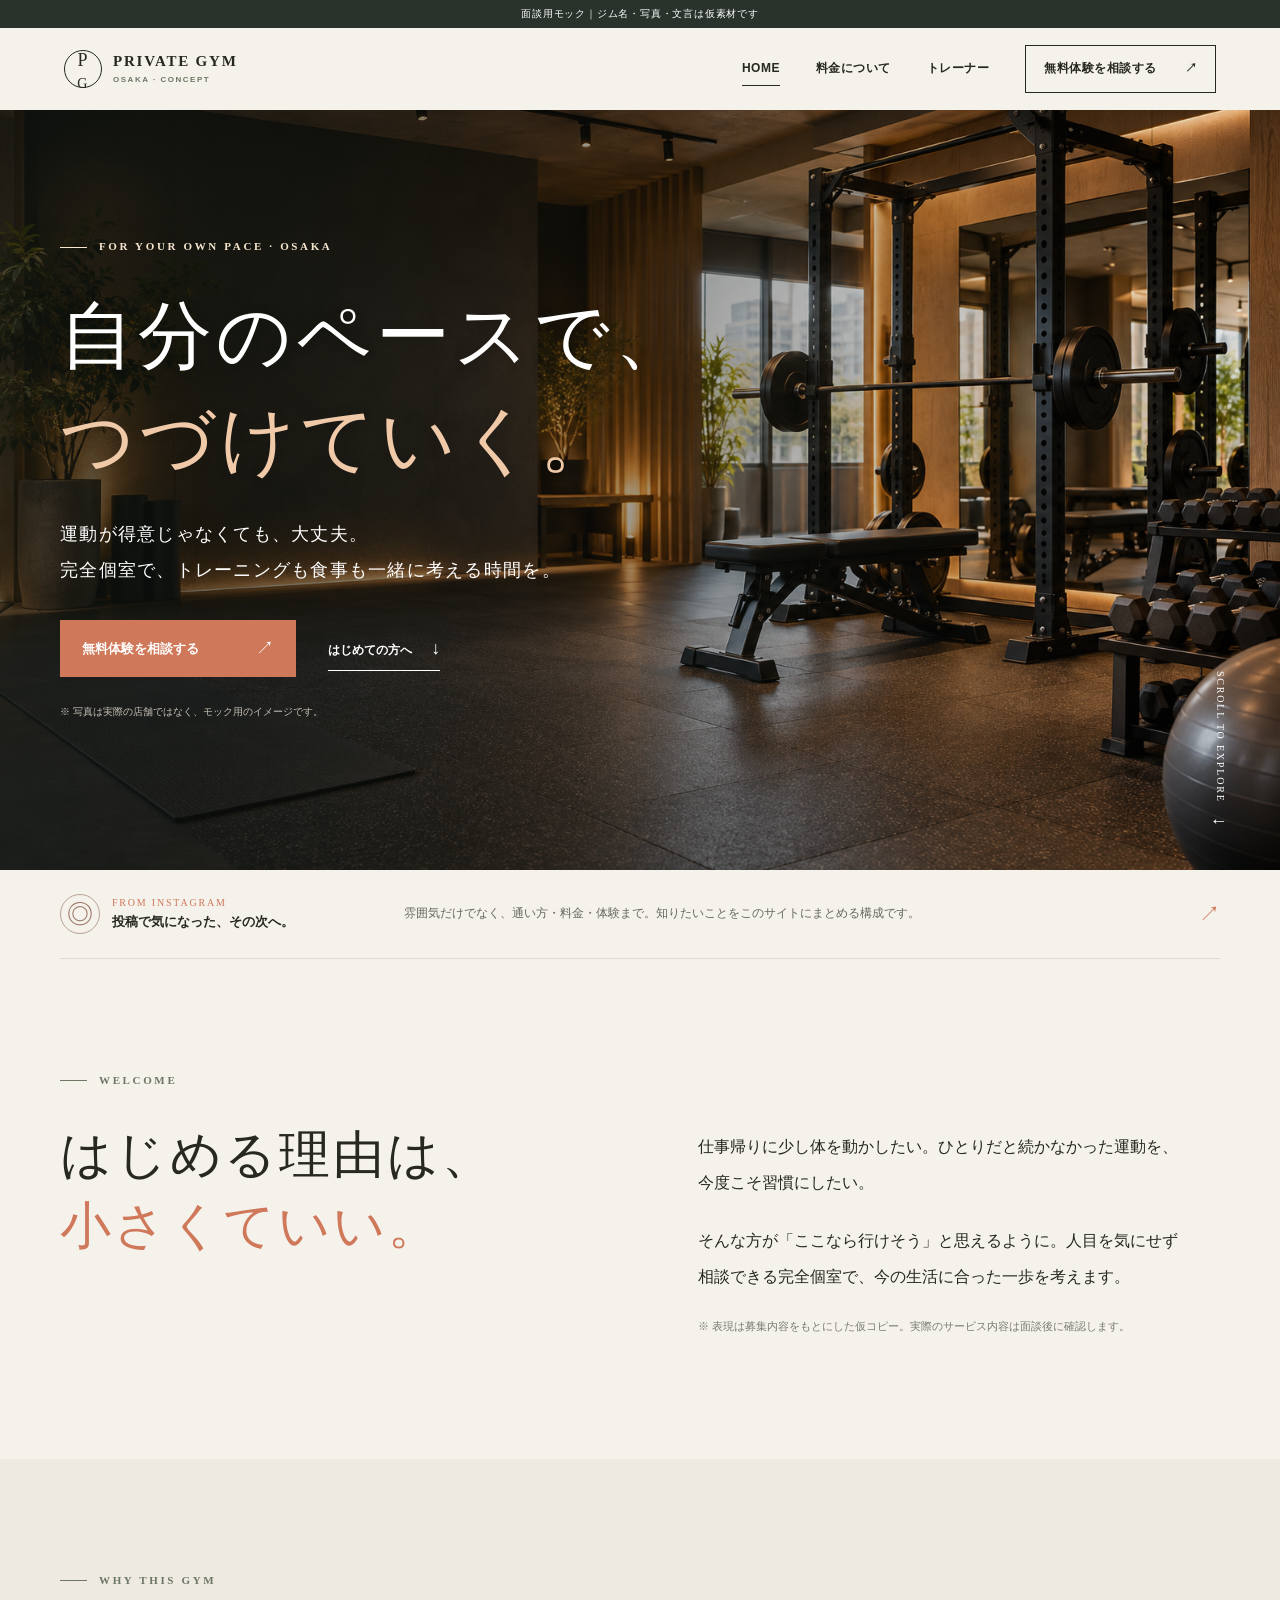
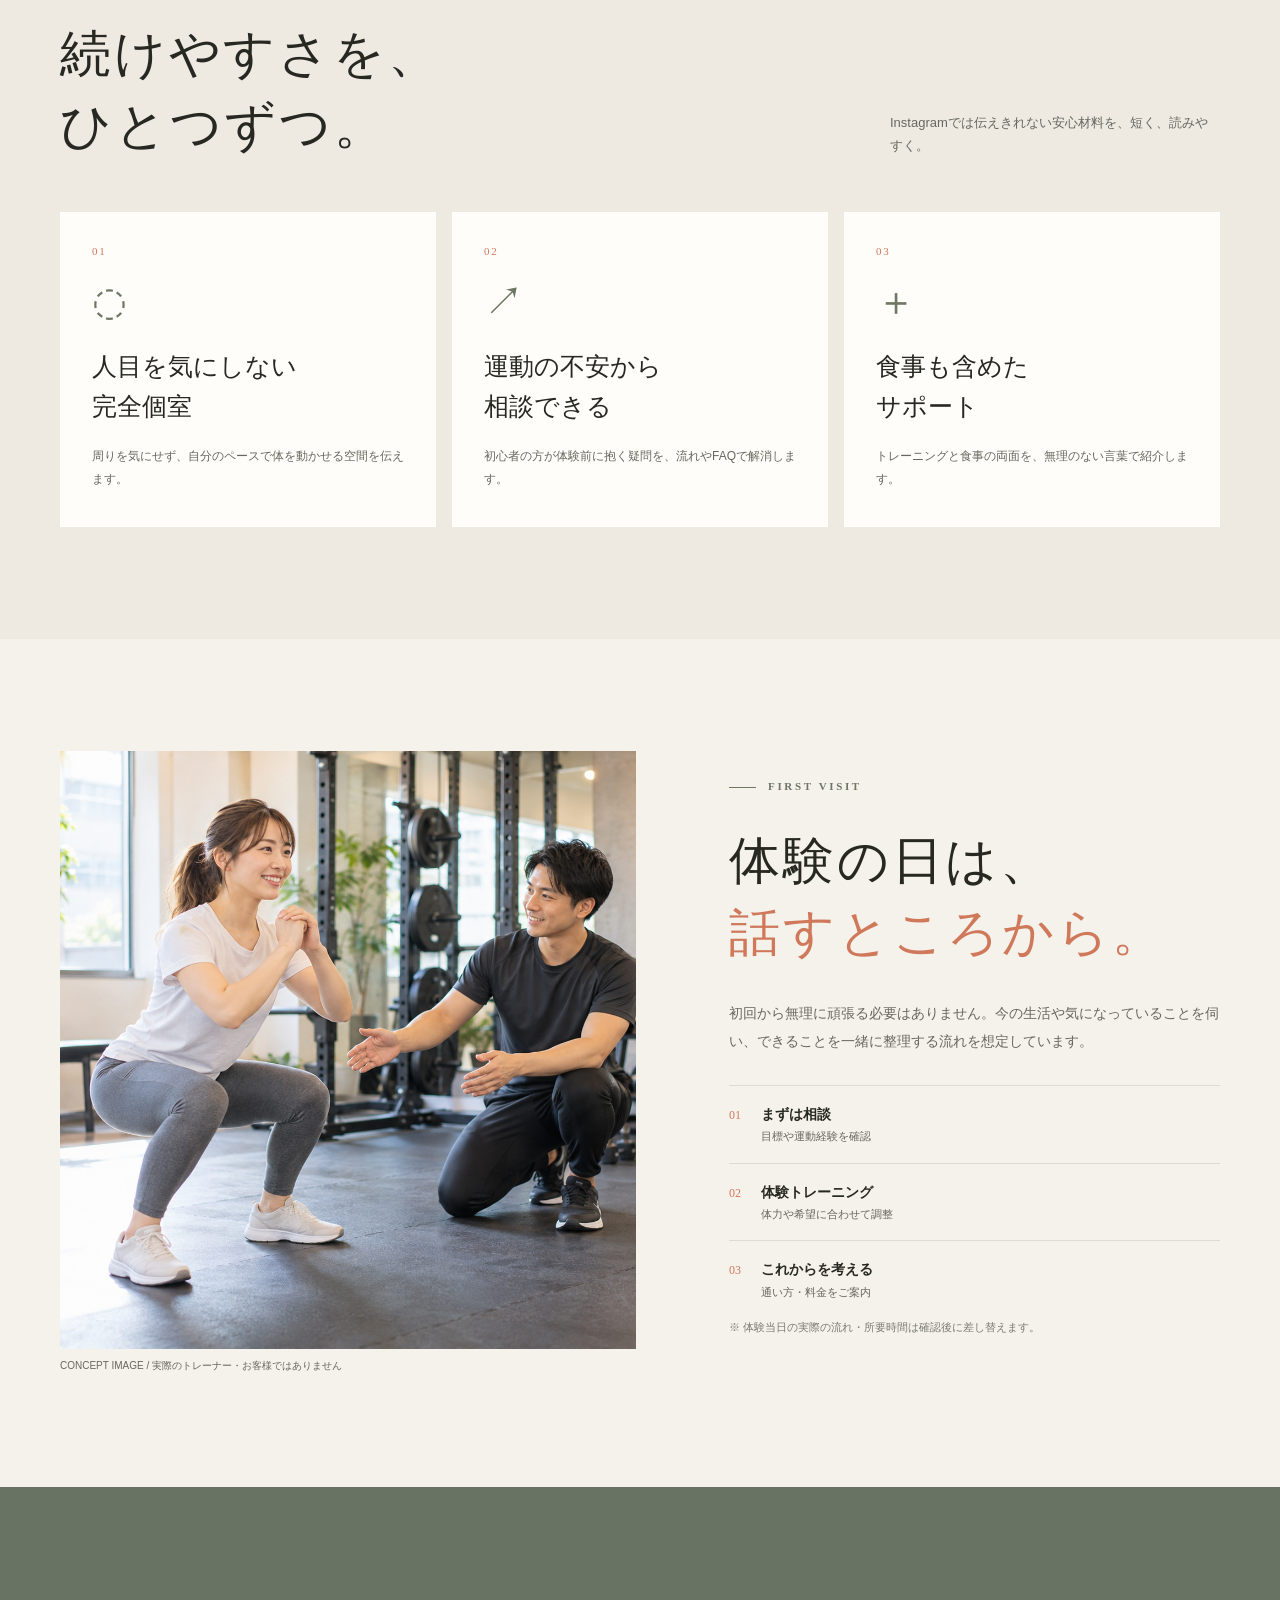
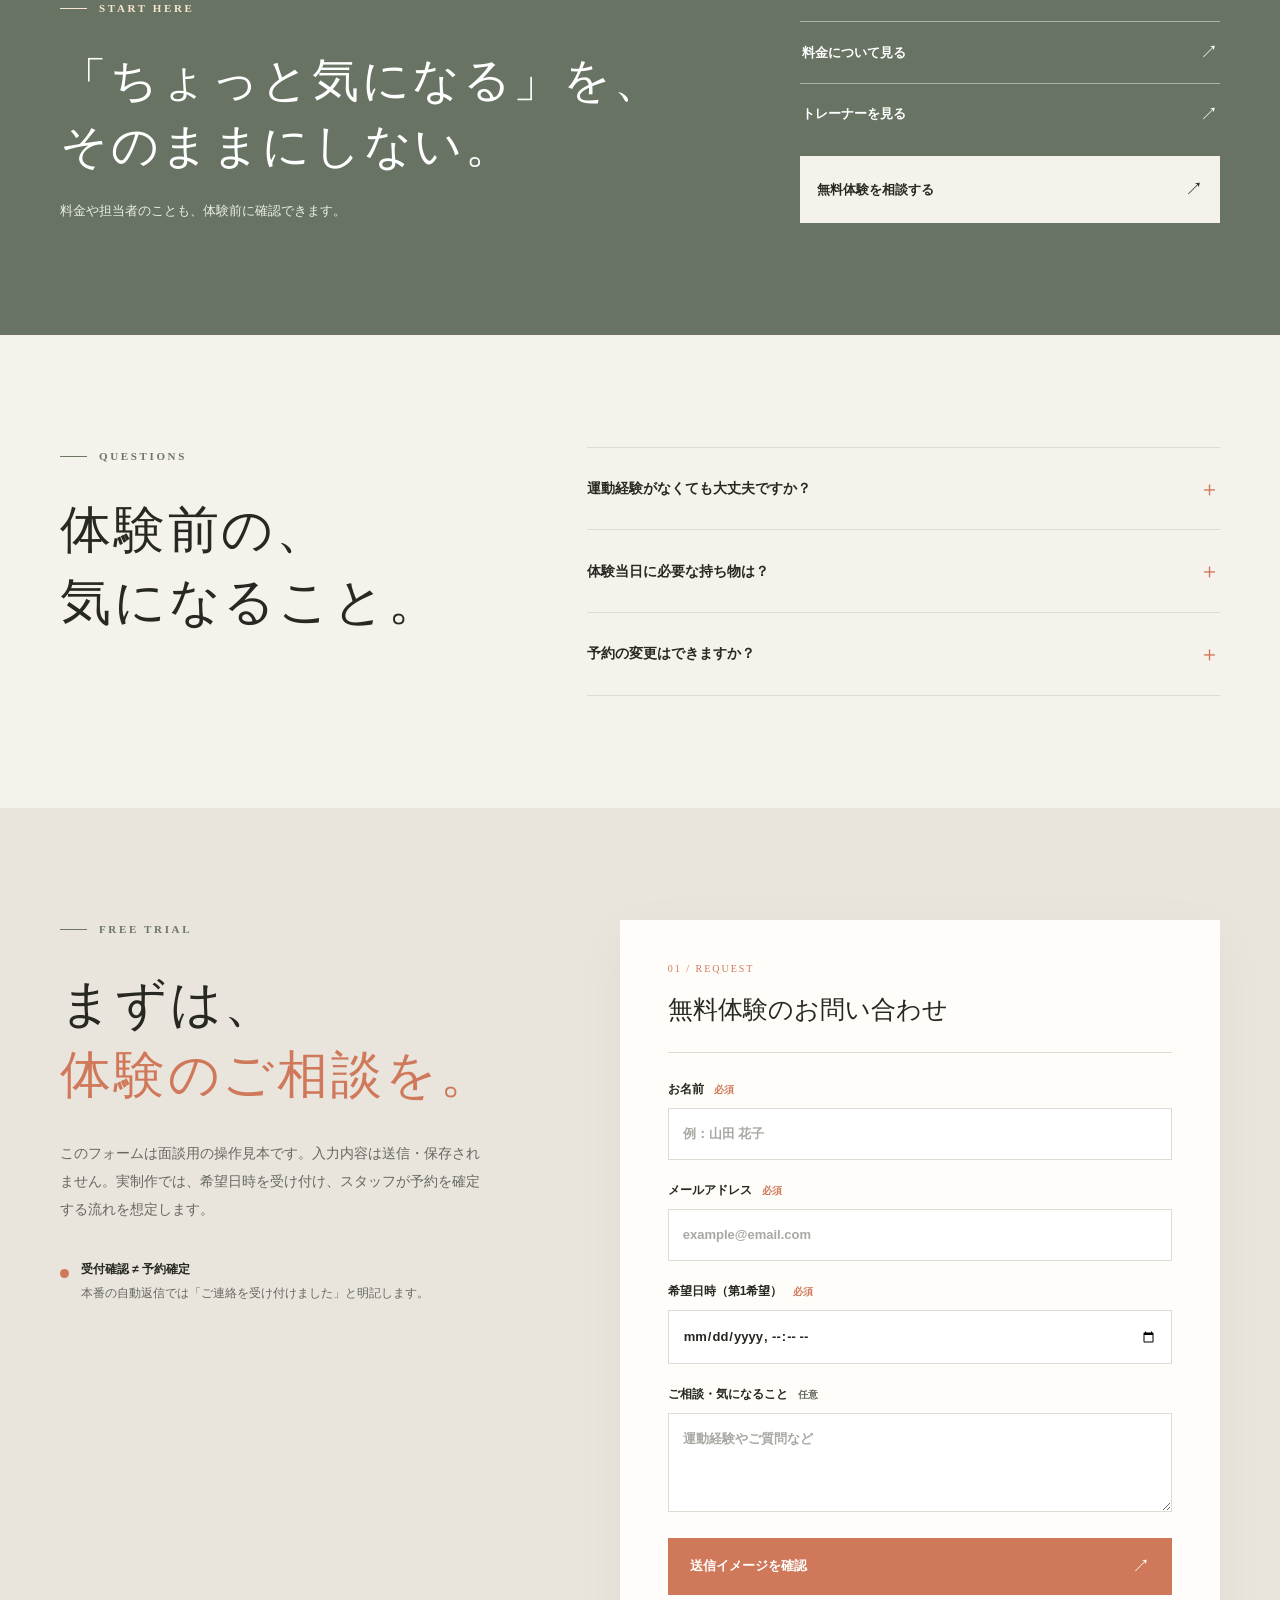
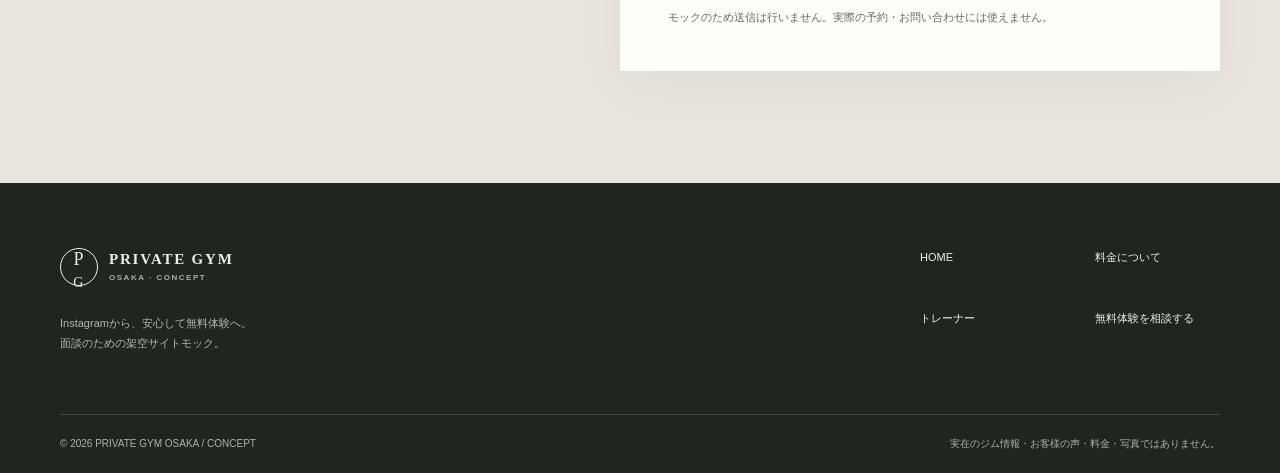
<file: gym/index.html>
<!doctype html>
<html lang="ja">
<head>
  <meta charset="utf-8">
  <meta name="viewport" content="width=device-width, initial-scale=1">
  <meta name="theme-color" content="#f5f1eb">
  <meta name="description" content="大阪の完全個室パーソナルジムを想定した、面談用の架空サイトモックです。">
  <title>HOME | PRIVATE GYM OSAKA — 提案用モック</title>
  <link rel="stylesheet" href="styles.css">
  <script defer src="script.js"></script>
</head>
<body>
  <div class="sample-ribbon">面談用モック｜ジム名・写真・文言は仮素材です</div>
  <header class="site-header">
    <a class="brand" href="index.html" aria-label="トップページへ"><span class="brand-mark" aria-hidden="true">P<span>G</span></span><span class="brand-type">PRIVATE GYM<br><small>OSAKA · CONCEPT</small></span></a>
    <nav class="desktop-nav" aria-label="メインメニュー"><a class="active" href="index.html">HOME</a><a href="pricing.html">料金について</a><a href="trainer.html">トレーナー</a><a class="nav-cta" href="#reserve">無料体験を相談する <span aria-hidden="true">↗</span></a></nav>
    <button class="menu-button" type="button" aria-expanded="false" aria-controls="mobile-nav" aria-label="メニューを開く"><span></span><span></span></button>
  </header>
  <nav id="mobile-nav" class="mobile-nav" aria-label="モバイルメニュー" hidden><a href="index.html">HOME</a><a href="pricing.html">料金について</a><a href="trainer.html">トレーナー</a><a href="#reserve">無料体験を相談する ↗</a></nav>

  <main>
    <section class="hero" aria-labelledby="hero-title">
      <img src="assets/studio-concept.png" alt="落ち着いた雰囲気の個室トレーニング空間を表すイメージ画像" fetchpriority="high">
      <div class="hero-shade"></div>
      <div class="hero-content wrap">
        <p class="eyebrow light"><span class="eyebrow-line"></span> FOR YOUR OWN PACE · OSAKA</p>
        <h1 id="hero-title">自分のペースで、<br><em>つづけていく。</em></h1>
        <p class="hero-lead">運動が得意じゃなくても、大丈夫。<br>完全個室で、トレーニングも食事も<br class="mobile-only">一緒に考える時間を。</p>
        <div class="hero-actions"><a class="button button-coral" href="#reserve">無料体験を相談する <span aria-hidden="true">↗</span></a><a class="text-link light-link" href="#about">はじめての方へ <span aria-hidden="true">↓</span></a></div>
        <p class="hero-caption">※ 写真は実際の店舗ではなく、モック用のイメージです。</p>
      </div>
      <div class="hero-side-note">SCROLL TO EXPLORE <span>↓</span></div>
    </section>

    <section class="social-bridge wrap" aria-label="Instagramからご覧の方へ">
      <div class="social-label"><span class="social-icon" aria-hidden="true">◎</span><div><small>FROM INSTAGRAM</small><strong>投稿で気になった、その次へ。</strong></div></div>
      <p>雰囲気だけでなく、通い方・料金・体験まで。知りたいことをこのサイトにまとめる構成です。</p>
      <span class="social-arrow" aria-hidden="true">↗</span>
    </section>

    <section id="about" class="intro section-pad wrap">
      <div class="section-heading"><p class="eyebrow"><span class="eyebrow-line"></span> WELCOME</p><h2>はじめる理由は、<br><em>小さくていい。</em></h2></div>
      <div class="intro-copy"><p>仕事帰りに少し体を動かしたい。ひとりだと続かなかった運動を、今度こそ習慣にしたい。</p><p>そんな方が「ここなら行けそう」と思えるように。人目を気にせず相談できる完全個室で、今の生活に合った一歩を考えます。</p><p class="content-note">※ 表現は募集内容をもとにした仮コピー。実際のサービス内容は面談後に確認します。</p></div>
    </section>

    <section class="experience section-pad">
      <div class="wrap"><div class="section-top"><div><p class="eyebrow"><span class="eyebrow-line"></span> WHY THIS GYM</p><h2>続けやすさを、<br>ひとつずつ。</h2></div><p class="section-top-copy">Instagramでは伝えきれない安心材料を、短く、読みやすく。</p></div>
        <div class="feature-grid"><article class="feature-card"><span class="feature-no">01</span><div class="feature-glyph" aria-hidden="true">◌</div><h3>人目を気にしない<br>完全個室</h3><p>周りを気にせず、自分のペースで体を動かせる空間を伝えます。</p></article><article class="feature-card"><span class="feature-no">02</span><div class="feature-glyph" aria-hidden="true">↗</div><h3>運動の不安から<br>相談できる</h3><p>初心者の方が体験前に抱く疑問を、流れやFAQで解消します。</p></article><article class="feature-card"><span class="feature-no">03</span><div class="feature-glyph" aria-hidden="true">＋</div><h3>食事も含めた<br>サポート</h3><p>トレーニングと食事の両面を、無理のない言葉で紹介します。</p></article></div>
      </div>
    </section>

    <section class="session section-pad wrap"><div class="session-image"><img src="assets/session-concept.png" alt="トレーナーが利用者の運動をサポートするイメージ画像" loading="lazy"><span>CONCEPT IMAGE / 実際のトレーナー・お客様ではありません</span></div><div class="session-copy"><p class="eyebrow"><span class="eyebrow-line"></span> FIRST VISIT</p><h2>体験の日は、<br><em>話すところから。</em></h2><p>初回から無理に頑張る必要はありません。今の生活や気になっていることを伺い、できることを一緒に整理する流れを想定しています。</p><ol class="steps"><li><span>01</span><div><strong>まずは相談</strong><small>目標や運動経験を確認</small></div></li><li><span>02</span><div><strong>体験トレーニング</strong><small>体力や希望に合わせて調整</small></div></li><li><span>03</span><div><strong>これからを考える</strong><small>通い方・料金をご案内</small></div></li></ol><p class="content-note">※ 体験当日の実際の流れ・所要時間は確認後に差し替えます。</p></div></section>

    <section class="conversion section-pad"><div class="wrap conversion-inner"><div><p class="eyebrow light"><span class="eyebrow-line"></span> START HERE</p><h2>「ちょっと気になる」を、<br>そのままにしない。</h2><p>料金や担当者のことも、体験前に確認できます。</p></div><div class="conversion-links"><a href="pricing.html">料金について見る <span aria-hidden="true">↗</span></a><a href="trainer.html">トレーナーを見る <span aria-hidden="true">↗</span></a><a class="emphasized" href="#reserve">無料体験を相談する <span aria-hidden="true">↗</span></a></div></div></section>

    <section class="faq section-pad wrap"><div class="section-heading"><p class="eyebrow"><span class="eyebrow-line"></span> QUESTIONS</p><h2>体験前の、<br>気になること。</h2></div><div class="faq-list"><details><summary>運動経験がなくても大丈夫ですか？ <span aria-hidden="true">＋</span></summary><p>初心者の方にも伝わる案内文をここに掲載します。実際の対応内容はジム側に確認して確定します。</p></details><details><summary>体験当日に必要な持ち物は？ <span aria-hidden="true">＋</span></summary><p>ウェア・シューズ・飲み物など、実際に必要なものを確認したうえで掲載します。</p></details><details><summary>予約の変更はできますか？ <span aria-hidden="true">＋</span></summary><p>変更・キャンセルの期限と連絡方法を確認したうえで掲載します。</p></details></div></section>

    <section id="reserve" class="reserve section-pad"><div class="wrap reserve-grid"><div class="reserve-intro"><p class="eyebrow"><span class="eyebrow-line"></span> FREE TRIAL</p><h2>まずは、<br><em>体験のご相談を。</em></h2><p>このフォームは面談用の操作見本です。入力内容は送信・保存されません。実制作では、希望日時を受け付け、スタッフが予約を確定する流れを想定します。</p><div class="reservation-logic"><span class="logic-dot"></span><p><strong>受付確認 ≠ 予約確定</strong><br>本番の自動返信では「ご連絡を受け付けました」と明記します。</p></div></div><form id="trial-form" class="trial-form"><div class="form-top"><span>01 / REQUEST</span><strong>無料体験のお問い合わせ</strong></div><label>お名前 <span>必須</span><input name="name" type="text" autocomplete="name" placeholder="例：山田 花子" required></label><label>メールアドレス <span>必須</span><input name="email" type="email" autocomplete="email" placeholder="example@email.com" required></label><label>希望日時（第1希望） <span>必須</span><input name="preferred" type="datetime-local" required></label><label>ご相談・気になること <small>任意</small><textarea name="message" rows="3" placeholder="運動経験やご質問など"></textarea></label><button class="button button-coral form-button" type="submit">送信イメージを確認 <span aria-hidden="true">↗</span></button><p class="form-disclaimer">モックのため送信は行いません。実際の予約・お問い合わせには使えません。</p><div id="form-status" class="form-status" role="status" aria-live="polite" hidden></div></form></div></section>
  </main>

  <footer class="site-footer"><div class="wrap footer-inner"><div><a class="brand footer-brand" href="index.html"><span class="brand-mark" aria-hidden="true">P<span>G</span></span><span class="brand-type">PRIVATE GYM<br><small>OSAKA · CONCEPT</small></span></a><p>Instagramから、安心して無料体験へ。<br>面談のための架空サイトモック。</p></div><div class="footer-links"><a href="index.html">HOME</a><a href="pricing.html">料金について</a><a href="trainer.html">トレーナー</a><a href="#reserve">無料体験を相談する</a></div></div><div class="wrap footer-bottom"><span>© 2026 PRIVATE GYM OSAKA / CONCEPT</span><span>実在のジム情報・お客様の声・料金・写真ではありません。</span></div></footer>
  <a class="sticky-cta" href="#reserve">無料体験を相談する <span aria-hidden="true">↗</span></a>
</body>
</html>
</file>
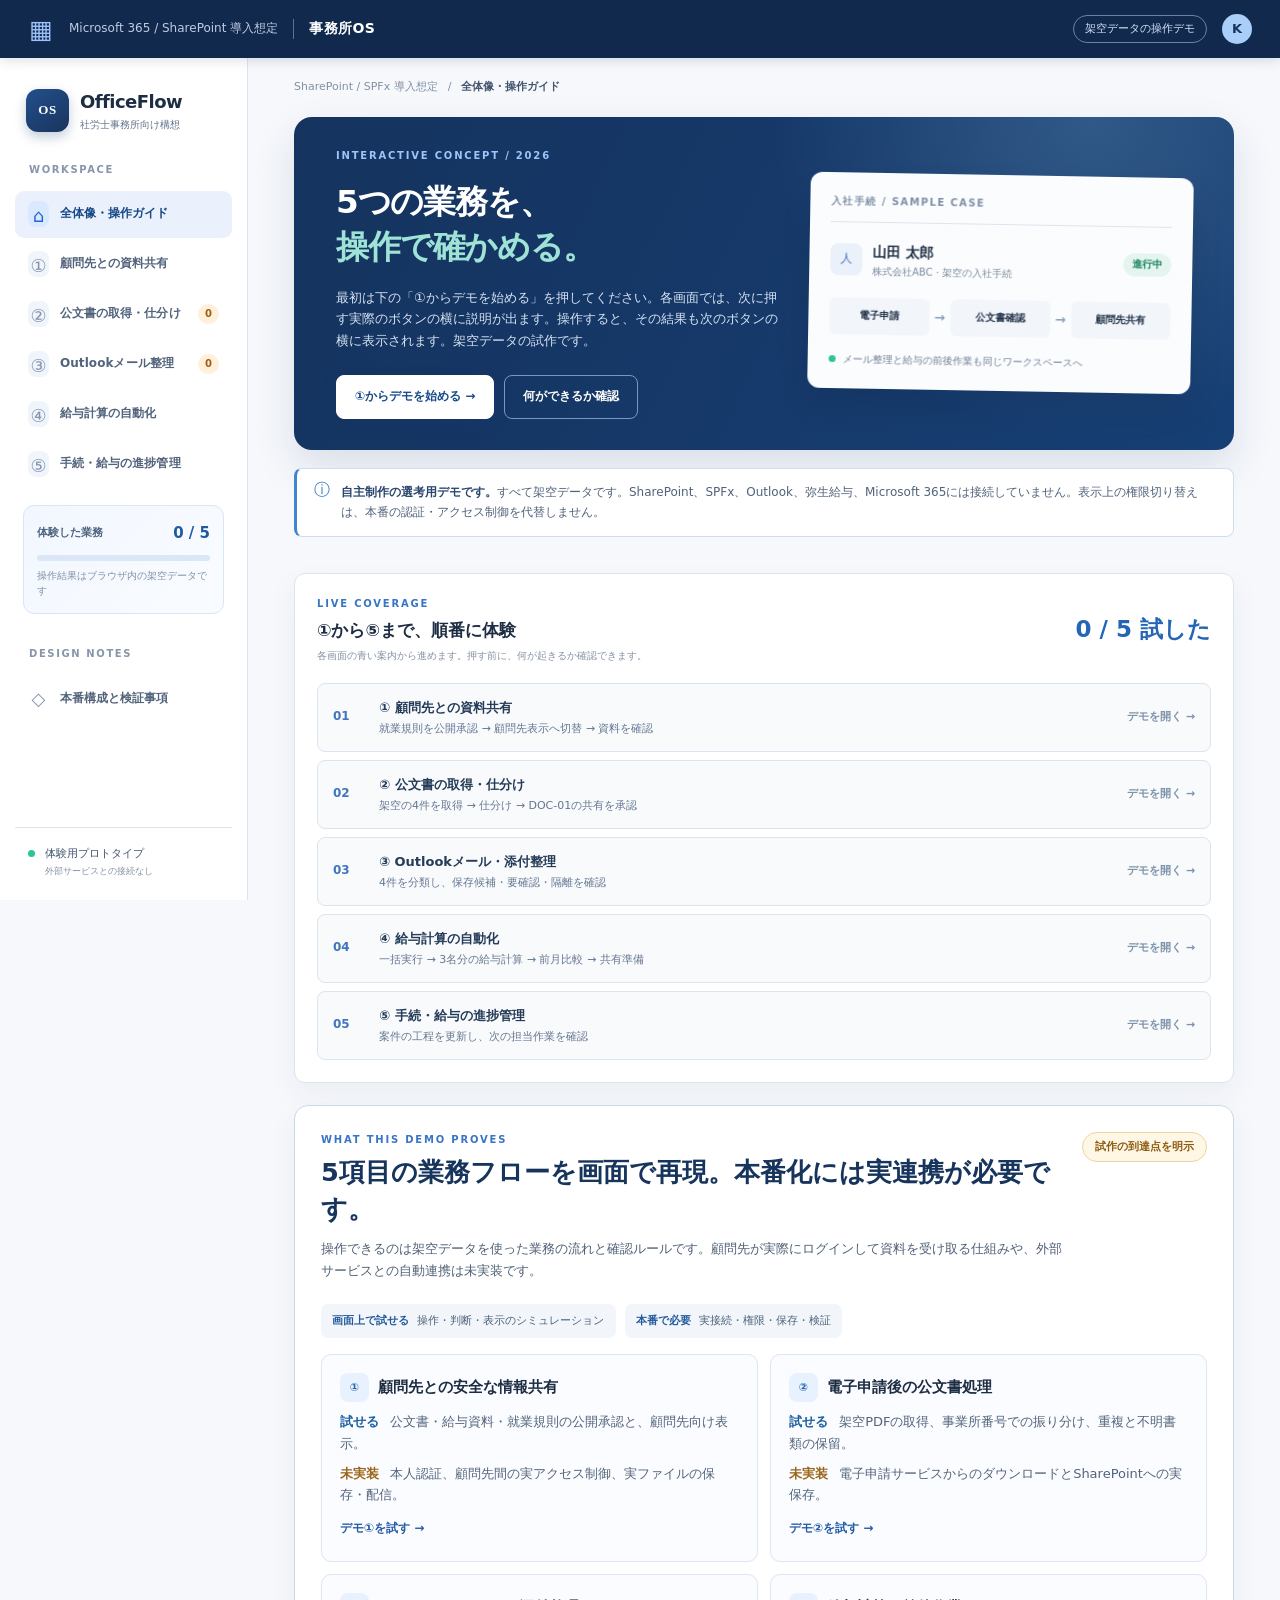
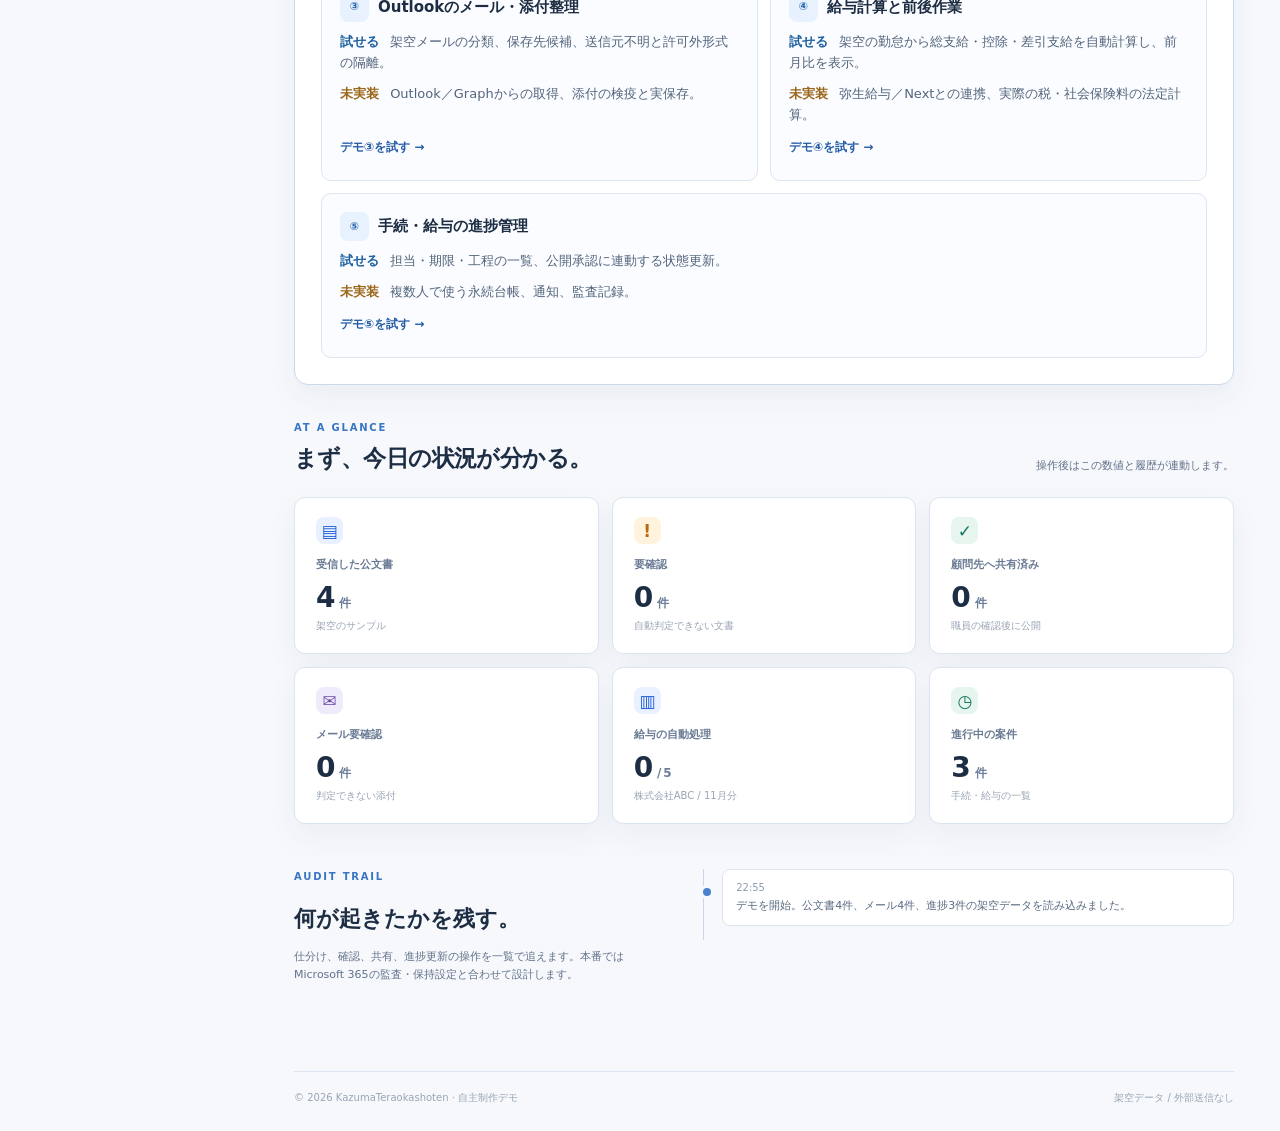
<file: sr-office-demo/index.html>
<!doctype html>
<html lang="ja">
<head>
  <meta charset="utf-8">
  <meta name="viewport" content="width=device-width, initial-scale=1">
  <meta name="theme-color" content="#17345d">
  <meta name="description" content="社労士事務所の5業務を画面で試し、実装済みの操作と本番に必要な連携を区別して示す自主制作デモ。">
  <title>社労士事務所OS | SharePoint / SPFx 導入想定デモ</title>
  <link rel="stylesheet" href="./style.css?v=20261105-inline">
  <script src="./app.js?v=20261105-inline" defer></script>
</head>
<body>
  <a class="skip-link" href="#main">本文へ移動</a>
  <div class="topbar">
    <div class="topbar-left"><span class="launcher" aria-hidden="true">▦</span><span class="topbar-product">Microsoft 365 / SharePoint 導入想定</span><span class="topbar-divider"></span><strong>事務所OS</strong></div>
    <div class="topbar-right"><span class="topbar-demo">架空データの操作デモ</span><span class="avatar" aria-hidden="true">K</span></div>
  </div>
  <div class="app-shell">
    <aside class="sidebar" aria-label="デモのナビゲーション">
      <a class="identity" href="#overview" data-nav="overview"><span class="identity-mark" aria-hidden="true">OS</span><span><strong>OfficeFlow</strong><small>社労士事務所向け構想</small></span></a>
      <div class="side-section">WORKSPACE</div>
      <nav class="side-nav" aria-label="画面を切り替える">
        <button type="button" class="nav-item is-active" data-nav="overview" aria-current="page"><span class="nav-glyph" aria-hidden="true">⌂</span>全体像・操作ガイド</button>
        <button type="button" class="nav-item" data-nav="portal"><span class="nav-glyph">①</span>顧問先との資料共有</button>
        <button type="button" class="nav-item" data-nav="documents"><span class="nav-glyph">②</span>公文書の取得・仕分け <span id="nav-review" class="nav-count">0</span></button>
        <button type="button" class="nav-item" data-nav="mail"><span class="nav-glyph">③</span>Outlookメール整理 <span id="nav-mail" class="nav-count">0</span></button>
        <button type="button" class="nav-item" data-nav="payroll"><span class="nav-glyph">④</span>給与計算の自動化</button>
        <button type="button" class="nav-item" data-nav="cases"><span class="nav-glyph">⑤</span>手続・給与の進捗管理</button>
      </nav>
      <div class="side-progress"><div><span>体験した業務</span><strong id="side-progress">0 / 5</strong></div><div class="side-progress-track"><span id="side-progress-bar"></span></div><small>操作結果はブラウザ内の架空データです</small></div>
      <div class="side-section second">DESIGN NOTES</div>
      <nav class="side-nav" aria-label="設計について">
        <button type="button" class="nav-item" data-nav="architecture"><span aria-hidden="true">◇</span>本番構成と検証事項</button>
      </nav>
      <div class="side-foot"><span class="green-dot"></span><span>体験用プロトタイプ</span><small>外部サービスとの接続なし</small></div>
    </aside>

    <main id="main" class="main">
      <div class="bread"><span>SharePoint / SPFx 導入想定</span><span aria-hidden="true">/</span><strong id="breadcrumb">概要・業務フロー</strong></div>

      <section class="view" id="overview" aria-labelledby="overview-title">
        <div class="hero">
          <div class="hero-copy"><span class="eyebrow">INTERACTIVE CONCEPT / 2026</span><h1 id="overview-title">5つの業務を、<br><em>操作で確かめる。</em></h1><p>最初は下の「①からデモを始める」を押してください。各画面では、次に押す実際のボタンの横に説明が出ます。操作すると、その結果も次のボタンの横に表示されます。架空データの試作です。</p><div class="hero-actions"><button class="primary" type="button" data-go="portal">①からデモを始める <span aria-hidden="true">→</span></button><button class="ghost" type="button" id="jump-to-scope">何ができるか確認</button></div></div>
          <div class="hero-visual" aria-label="業務フローの概要"><div class="visual-label">入社手続 / SAMPLE CASE</div><div class="visual-person"><span class="person-icon" aria-hidden="true">人</span><span><strong>山田 太郎</strong><small>株式会社ABC · 架空の入社手続</small></span><span class="state-chip">進行中</span></div><div class="visual-route"><span>電子申請</span><b>→</b><span>公文書確認</span><b>→</b><span>顧問先共有</span></div><div class="visual-bottom"><span class="pulse-dot"></span>メール整理と給与の前後作業も同じワークスペースへ</div></div>
        </div>
        <div class="notice" role="note"><span aria-hidden="true">ⓘ</span><p><strong>自主制作の選考用デモです。</strong>すべて架空データです。SharePoint、SPFx、Outlook、弥生給与、Microsoft 365には接続していません。表示上の権限切り替えは、本番の認証・アクセス制御を代替しません。</p></div>
        <div class="panel scenario-panel"><div class="panel-heading"><div><span class="eyebrow dark">LIVE COVERAGE</span><h2>①から⑤まで、順番に体験</h2><p>各画面の青い案内から進めます。押す前に、何が起きるか確認できます。</p></div><strong id="scenario-count">0 / 5</strong></div><div id="scenario-list" class="scenario-list"></div></div>
        <section class="scope-panel" id="scope" aria-labelledby="scope-title">
          <div class="scope-heading"><div><span class="eyebrow dark">WHAT THIS DEMO PROVES</span><h2 id="scope-title">5項目の業務フローを画面で再現。本番化には実連携が必要です。</h2><p>操作できるのは架空データを使った業務の流れと確認ルールです。顧問先が実際にログインして資料を受け取る仕組みや、外部サービスとの自動連携は未実装です。</p></div><span class="scope-badge">試作の到達点を明示</span></div>
          <div class="scope-legend"><span><b>画面上で試せる</b> 操作・判断・表示のシミュレーション</span><span><b>本番で必要</b> 実接続・権限・保存・検証</span></div>
          <div class="scope-grid">
            <article class="scope-card"><div class="scope-card-title"><span>①</span><h3>顧問先との安全な情報共有</h3></div><p><strong>試せる</strong> 公文書・給与資料・就業規則の公開承認と、顧問先向け表示。</p><p><strong>未実装</strong> 本人認証、顧問先間の実アクセス制御、実ファイルの保存・配信。</p><button type="button" data-go="portal">デモ①を試す →</button></article>
            <article class="scope-card"><div class="scope-card-title"><span>②</span><h3>電子申請後の公文書処理</h3></div><p><strong>試せる</strong> 架空PDFの取得、事業所番号での振り分け、重複と不明書類の保留。</p><p><strong>未実装</strong> 電子申請サービスからのダウンロードとSharePointへの実保存。</p><button type="button" data-go="documents">デモ②を試す →</button></article>
            <article class="scope-card"><div class="scope-card-title"><span>③</span><h3>Outlookのメール・添付整理</h3></div><p><strong>試せる</strong> 架空メールの分類、保存先候補、送信元不明と許可外形式の隔離。</p><p><strong>未実装</strong> Outlook／Graphからの取得、添付の検疫と実保存。</p><button type="button" data-go="mail">デモ③を試す →</button></article>
            <article class="scope-card"><div class="scope-card-title"><span>④</span><h3>給与計算と前後作業</h3></div><p><strong>試せる</strong> 架空の勤怠から総支給・控除・差引支給を自動計算し、前月比を表示。</p><p><strong>未実装</strong> 弥生給与／Nextとの連携、実際の税・社会保険料の法定計算。</p><button type="button" data-go="payroll">デモ④を試す →</button></article>
            <article class="scope-card"><div class="scope-card-title"><span>⑤</span><h3>手続・給与の進捗管理</h3></div><p><strong>試せる</strong> 担当・期限・工程の一覧、公開承認に連動する状態更新。</p><p><strong>未実装</strong> 複数人で使う永続台帳、通知、監査記録。</p><button type="button" data-go="cases">デモ⑤を試す →</button></article>
          </div>
        </section>

        <div class="section-title"><div><span class="eyebrow dark">AT A GLANCE</span><h2>まず、今日の状況が分かる。</h2></div><p>操作後はこの数値と履歴が連動します。</p></div>
        <div class="kpi-grid">
          <article class="kpi"><span class="kpi-icon blue">▤</span><span>受信した公文書</span><strong id="kpi-received">4<small>件</small></strong><em>架空のサンプル</em></article>
          <article class="kpi"><span class="kpi-icon orange">!</span><span>要確認</span><strong id="kpi-review">0<small>件</small></strong><em>自動判定できない文書</em></article>
          <article class="kpi"><span class="kpi-icon green">✓</span><span>顧問先へ共有済み</span><strong id="kpi-shared">0<small>件</small></strong><em>職員の確認後に公開</em></article>
          <article class="kpi"><span class="kpi-icon purple">✉</span><span>メール要確認</span><strong id="kpi-mail">0<small>件</small></strong><em>判定できない添付</em></article>
          <article class="kpi"><span class="kpi-icon blue">▥</span><span>給与の自動処理</span><strong id="kpi-payroll">0<small>/ 5</small></strong><em>株式会社ABC / 11月分</em></article>
          <article class="kpi"><span class="kpi-icon green">◷</span><span>進行中の案件</span><strong id="kpi-cases">3<small>件</small></strong><em>手続・給与の一覧</em></article>
        </div>

        <div class="overview-bottom"><div><span class="eyebrow dark">AUDIT TRAIL</span><h2>何が起きたかを残す。</h2><p>仕分け、確認、共有、進捗更新の操作を一覧で追えます。本番ではMicrosoft 365の監査・保持設定と合わせて設計します。</p></div><ol id="overview-log" class="timeline"></ol></div>
      </section>

      <section class="view" id="documents" aria-labelledby="documents-title" hidden>
        <div class="page-header"><div><span class="eyebrow dark">② / DOCUMENT AUTOMATION</span><h1 id="documents-title">公文書の取得と仕分け</h1><p>電子申請後に届いた想定の架空PDF4件を、取得から顧問先別の模擬保存まで処理します。判別不能・重複は公開せず職員が確認します。</p></div><span class="page-header-icon" aria-hidden="true">▤</span></div>
        <div id="guide-documents" class="demo-guide"></div>
        <div class="flow-strip"><div><span>01</span><strong>取得</strong><small>架空のPDF</small></div><b>→</b><div><span>02</span><strong>照合</strong><small>事業所番号・重複</small></div><b>→</b><div><span>03</span><strong>確認</strong><small>不明な書類を隔離</small></div><b>→</b><div><span>04</span><strong>模擬保存</strong><small>顧問先別</small></div><b>→</b><div><span>05</span><strong>公開承認</strong><small>職員の判断</small></div></div>
        <div class="toolbar"><div><strong>受信ボックス</strong><small>例示用データ。実際の電子申請サービス等から取得しません。</small></div><div class="toolbar-actions"><button class="outline" id="run-download" type="button">公文書を一括取得（模擬）</button><button class="primary" id="run-sort" type="button">仕分けを実行</button><button class="outline" id="reset-sort" type="button">文書処理を初期化</button></div></div>
        <div class="work-grid"><div class="panel table-panel"><div class="table-scroll"><table><thead><tr><th>文書</th><th>照合情報</th><th>判定</th><th>操作</th></tr></thead><tbody id="document-rows"></tbody></table></div></div><aside class="panel side-panel"><span class="eyebrow dark">REVIEW QUEUE</span><h2>要確認と公開承認</h2><p>識別できない文書は、誤配信を避けるため確認待ちにします。</p><div id="review-queue"></div><hr><div class="assurance"><span aria-hidden="true">◇</span><div><strong>再実行しても二重登録しない設計</strong><p>文書IDと内容ハッシュ相当のキーを用いた説明用判定です。本番では取得元の一意IDと更新履歴を確認します。</p></div></div></aside></div>
        <div class="panel log-panel"><div class="panel-heading"><div><span class="eyebrow dark">OPERATION LOG</span><h2>処理履歴</h2></div><span class="tiny-label">ブラウザ内のみ</span></div><ol id="document-log" class="timeline compact"></ol></div>
      </section>

      <section class="view" id="portal" aria-labelledby="portal-title" hidden>
        <div class="page-header"><div><span class="eyebrow dark">① / CLIENT PORTAL</span><h1 id="portal-title">顧問先ポータル</h1><p>公文書・給与資料・就業規則を、職員の公開承認後に顧問先ごとの画面へ表示します。表示対象は役割と顧問先に連動します。</p></div><span class="page-header-icon green" aria-hidden="true">▣</span></div>
        <div id="guide-portal" class="demo-guide"></div>
        <div class="notice warning"><span aria-hidden="true">!</span><p><strong>権限表示はシミュレーションです。</strong>本番ではテナント、Entra ID、SharePointのサイト・ライブラリ権限、外部ゲストの招待・失効を確認します。</p></div>
        <div class="portal-controls panel"><div><label for="role-select">表示する役割</label><select id="role-select"><option value="staff">事務所職員</option><option value="client">顧問先担当者（株式会社ABC）</option></select></div><div><label for="company-select">対象の顧問先</label><select id="company-select"><option value="abc">株式会社ABC</option><option value="def">有限会社北斗工業</option></select></div><div class="portal-access" id="access-note"></div></div>
        <div class="portal-header"><div class="company-logo" id="company-monogram">ABC</div><div><span>顧問先ワークスペース</span><h2 id="company-title">株式会社ABC</h2><p id="company-meta">事業所番号 28001234 · 架空データ</p></div><span class="portal-secure">閲覧範囲を限定</span></div>
        <div class="panel release-panel" id="portal-release-panel"><div><span class="eyebrow dark">PUBLISH CONTROL</span><h2>顧問先への公開待ち</h2><p>給与資料・就業規則も、職員の確認後に公開します。</p></div><div id="portal-release-list"></div></div>
        <div class="portal-tabs" role="tablist" aria-label="資料の種類"><button type="button" class="is-active" data-doc-tab="public" role="tab" aria-selected="true">公文書</button><button type="button" data-doc-tab="payroll" role="tab" aria-selected="false">給与資料</button><button type="button" data-doc-tab="rules" role="tab" aria-selected="false">就業規則</button></div>
        <div class="panel portal-content"><div class="panel-heading"><div><span class="eyebrow dark" id="portal-category">PUBLIC DOCUMENTS</span><h2 id="portal-section-title">公文書</h2></div><span class="tiny-label" id="portal-count">0件</span></div><div id="portal-files" class="file-grid"></div></div>
        <div class="split-notes"><div class="info-card"><span aria-hidden="true">01</span><div><strong>公開前の承認</strong><p>自動で振り分けても、顧問先への公開は職員の確認後。誤送付を防ぐ段階を設けます。</p></div></div><div class="info-card"><span aria-hidden="true">02</span><div><strong>会社間の分離</strong><p>実装時は画面の表示条件だけでなく、SharePoint側のアクセス権で会社ごとに分離します。</p></div></div></div>
      </section>

      <section class="view" id="mail" aria-labelledby="mail-title" hidden>
        <div class="page-header"><div><span class="eyebrow dark">③ / OUTLOOK INTAKE</span><h1 id="mail-title">メールと添付ファイルの整理</h1><p>架空の受信メールを顧問先別に判定し、添付ファイルの模擬保存先を決めます。送信元不明と許可外形式は自動保存しません。</p></div><span class="page-header-icon purple" aria-hidden="true">✉</span></div>
        <div id="guide-mail" class="demo-guide"></div>
        <div class="notice warning"><span aria-hidden="true">!</span><p><strong>Outlookとは接続していません。</strong>メール本文・添付はすべて架空の見本です。本番ではMicrosoft Graphの権限、送信元確認、マルウェア対策、保存先権限を検証します。</p></div>
        <div class="toolbar"><div><strong>受信トレイのサンプル</strong><small>実メールや実ファイルを読み込みません。</small></div><div class="toolbar-actions"><button class="primary" id="run-mail" type="button">整理ルールを実行</button><button class="outline" id="reset-mail" type="button">初期化</button></div></div>
        <div class="work-grid"><div class="panel table-panel"><div class="table-scroll"><table><thead><tr><th>メール</th><th>添付</th><th>保管先</th><th>判定</th></tr></thead><tbody id="mail-rows"></tbody></table></div></div><aside class="panel side-panel"><span class="eyebrow dark">EXCEPTION HANDLING</span><h2>自動保存しないもの</h2><p>送信元不明は要確認、許可外形式は隔離し、自動保存しません。</p><div id="mail-review"></div><hr><div class="assurance"><span aria-hidden="true">◇</span><div><strong>原本と判断履歴を残す</strong><p>本番ではメッセージID、添付ID、保存先、担当者の判断を台帳化します。</p></div></div></aside></div>
        <div class="panel log-panel"><div class="panel-heading"><div><span class="eyebrow dark">OPERATION LOG</span><h2>メール処理履歴</h2></div><span class="tiny-label">ブラウザ内のみ</span></div><ol id="mail-log" class="timeline compact"></ol></div>
      </section>

      <section class="view" id="payroll" aria-labelledby="payroll-title" hidden>
        <div class="page-header"><div><span class="eyebrow dark">④ / PAYROLL AUTOMATION</span><h1 id="payroll-title">給与計算の自動化デモ</h1><p>架空の勤怠と給与設定から支給額・控除額・差引支給額を実際に計算します。処理は一度の操作で、入力確認から計算・前月比較・共有準備まで自動で進みます。</p></div><span class="page-header-icon purple" aria-hidden="true">▥</span></div>
        <div id="guide-payroll" class="demo-guide"></div>
        <div class="notice" role="note"><span aria-hidden="true">ⓘ</span><p><strong>簡易計算の架空デモです。</strong>基本給・残業単価・通勤手当・控除額は説明用の固定値です。所得税・社会保険料の法定計算、弥生給与／弥生給与 Nextとの接続、実際の給与確定は行いません。</p></div>
        <div class="panel payroll-command">
          <div class="payroll-command-copy"><span class="eyebrow dark">ONE CLICK RUN</span><h2>11月の給与処理をまとめて実行</h2><p>サンプル勤怠を検証し、3名分を計算します。不備がある場合は計算を止め、確認事項を表示します。</p></div>
          <div class="payroll-command-actions"><label for="payroll-scenario">使う架空データ<select id="payroll-scenario"><option value="normal">通常データ（3名）</option><option value="exception">不備データ（重複・社員コード欠落）</option></select></label><button class="primary" type="button" id="run-payroll">給与計算を自動実行 →</button><button class="text-button" type="button" id="reset-payroll">デモを初期化</button></div>
        </div>
        <div class="payroll-summary"><div><span>対象月</span><strong>2026年11月</strong></div><div><span>対象</span><strong>株式会社ABC・3名</strong></div><div><span>自動処理</span><strong id="payroll-progress">0 / 5 工程</strong></div><div><span>計算状態</span><strong id="payroll-next">実行待ち</strong></div></div>
        <div class="panel payroll-pipeline-panel"><div class="panel-heading"><div><span class="eyebrow dark">AUTOMATED FLOW</span><h2>クリック後に自動で進む5工程</h2></div><span class="tiny-label">各工程の状態が更新されます</span></div><div id="payroll-pipeline" class="payroll-pipeline"></div></div>
        <div class="payroll-explain-grid">
          <div class="panel payroll-input-panel"><span class="eyebrow dark">SAMPLE INPUT</span><h2>計算に使う勤怠・給与設定</h2><p>勤務日数は入力の異常値チェックに使用します。固定給のため日数による基本給の按分は行いません。</p><div class="table-scroll"><table class="payroll-table"><thead><tr><th>従業員</th><th>勤務日数</th><th>残業時間</th><th>基本給</th><th>残業単価</th><th>通勤手当</th><th>控除設定額</th></tr></thead><tbody id="payroll-input-rows"></tbody></table></div></div>
          <div class="panel payroll-formula-panel"><span class="eyebrow dark">CALCULATION RULE</span><h2>どう計算するか</h2><div class="formula-line"><span>時間外手当</span><strong>残業時間 × 架空の残業単価</strong></div><div class="formula-line"><span>総支給額</span><strong>基本給 ＋ 時間外手当 ＋ 通勤手当</strong></div><div class="formula-line"><span>差引支給額</span><strong>総支給額 − 架空の控除設定額</strong></div><div class="formula-example"><small>山田さんの計算例</small><strong>280,000 ＋ (6 × 2,200) ＋ 12,000 − 57,000<br>＝ 248,200円</strong></div><p>控除設定額はデモ用の入力値です。実際の税額・保険料を算定した値ではありません。</p></div>
        </div>
        <div class="panel payroll-issues" id="payroll-issues" hidden><span class="eyebrow dark">CHECK REQUIRED</span><h2>自動検出した確認事項</h2><p>不備データでは、計算結果を出さずにここで止めます。通常データに切り替えて再実行できます。</p><ul id="payroll-issue-list"></ul></div>
        <div class="panel payroll-results" id="payroll-results" hidden><div class="panel-heading"><div><span class="eyebrow dark">CALCULATED OUTPUT</span><h2>自動計算した給与結果</h2><p>基本給・時間外手当・通勤手当・控除設定額から、この画面で算出しています。</p></div><span class="badge ok" id="payroll-result-status">職員の公開承認待ち</span></div><div class="payroll-totals"><div><span>総支給額の合計</span><strong id="payroll-gross">—</strong></div><div><span>控除設定額の合計</span><strong id="payroll-deductions">—</strong></div><div class="payroll-total-emphasis"><span>差引支給額の合計</span><strong id="payroll-net">—</strong></div><div><span>前月との差</span><strong id="payroll-variance">—</strong></div></div><div class="table-scroll"><table class="payroll-table"><thead><tr><th>従業員</th><th>基本給</th><th>時間外手当</th><th>通勤手当</th><th>総支給</th><th>控除設定額</th><th>差引支給</th><th>前月比</th></tr></thead><tbody id="payroll-result-rows"></tbody></table></div><div class="payroll-result-footer"><p>計算後の資料は、顧問先ポータルで職員が公開を承認するまで表示されません。</p><button class="outline" type="button" id="download-payroll-csv">計算結果CSVを出力</button></div></div>
        <div class="panel log-panel"><div class="panel-heading"><div><span class="eyebrow dark">AUTOMATION LOG</span><h2>自動処理の履歴</h2></div><span class="tiny-label">ブラウザ内のみ</span></div><ol id="payroll-log" class="timeline compact"></ol></div>
      </section>

      <section class="view" id="cases" aria-labelledby="cases-title" hidden>
        <div class="page-header"><div><span class="eyebrow dark">⑤ / CASE TRACKING</span><h1 id="cases-title">手続・給与の進捗管理</h1><p>顧問先、担当、期限、次の作業を一覧にします。公文書や給与資料の公開完了も案件の状態と結び付けます。状態更新はすべて模擬操作です。</p></div><span class="page-header-icon green" aria-hidden="true">◷</span></div>
        <div id="guide-cases" class="demo-guide"></div>
        <div class="case-summary"><div><span>進行中</span><strong id="case-active">3件</strong></div><div><span>優先確認</span><strong id="case-due">2件</strong></div><div><span>完了</span><strong id="case-done">0件</strong></div></div>
        <div class="panel case-panel"><div class="panel-heading"><div><span class="eyebrow dark">WORK QUEUE</span><h2>案件一覧</h2></div><span class="tiny-label">架空の3案件</span></div><div class="case-filters"><label for="case-company">顧問先<select id="case-company"><option value="all">すべて</option><option value="abc">株式会社ABC</option><option value="def">有限会社北斗工業</option></select></label><label for="case-state">状況<select id="case-state"><option value="all">すべて</option><option value="active">進行中</option><option value="done">完了</option></select></label></div><div class="table-scroll"><table class="case-table"><thead><tr><th>案件</th><th>顧問先・担当</th><th>期限</th><th>現在の工程</th><th>次の操作</th></tr></thead><tbody id="case-rows"></tbody></table></div><p id="case-empty" class="empty-state" hidden>条件に一致する案件はありません。</p></div>
        <div class="split-notes"><div class="info-card"><span aria-hidden="true">01</span><div><strong>実務の状態を残す</strong><p>依頼受付、資料待ち、申請・計算、確認、顧問先共有を一件ごとに追跡します。</p></div></div><div class="info-card"><span aria-hidden="true">02</span><div><strong>公開待ちを完了にしない</strong><p>公文書や給与資料が公開される前に「完了」へ進めない模擬ルールです。</p></div></div></div>
      </section>

      <section class="view" id="architecture" aria-labelledby="architecture-title" hidden>
        <div class="page-header"><div><span class="eyebrow dark">DESIGN NOTE / IMPLEMENTATION PLAN</span><h1 id="architecture-title">SharePoint / SPFx 実装方針</h1><p>このデモを本番環境へ移す場合の構成案です。現行ライセンス、外部共有方針、接続元の仕様を調査してから確定します。</p></div><span class="page-header-icon ink" aria-hidden="true">◇</span></div>
        <div class="architecture-map"><div class="architecture-node front"><span>FRONTEND</span><strong>SPFx Web パーツ</strong><p>職員ダッシュボード／顧問先画面／確認キュー／進捗一覧</p></div><b>↕</b><div class="architecture-node"><span>DATA & ACCESS</span><strong>SharePoint</strong><p>顧問先単位のサイト・ライブラリ、Microsoft Lists、版管理</p></div><b>↕</b><div class="architecture-node"><span>AUTOMATION</span><strong>Power Automate</strong><p>取得・照合・通知・承認フロー。OutlookはGraph連携を検証</p></div></div>
        <div class="design-grid"><article class="design-card"><span>01 / ACCESS</span><h2>顧問先ごとの境界</h2><p>Entra IDのゲスト招待、SharePointのサイト／ライブラリ権限、退職・契約終了時の失効を設計。画面表示だけで保護しません。</p></article><article class="design-card"><span>02 / DOCUMENTS</span><h2>誤配信を防ぐ仕分け</h2><p>事業所番号など確定情報で照合し、曖昧な文書は隔離。公開は職員承認を経て、誰が判断したかを記録します。</p></article><article class="design-card"><span>03 / OPERATIONS</span><h2>内製できる運用</h2><p>先行3〜5社でテンプレートと追加手順を検証。失敗・再実行・権限変更の手順書を残し、職員が運用できる形にします。</p></article><article class="design-card"><span>04 / INTEGRATION</span><h2>接続可否を先に調べる</h2><p>電子申請サービス、Outlook、弥生給与／弥生給与 Nextの公式な連携方法・利用条件を確認。利用できない連携を実装済みとは扱いません。</p></article></div>
        <div class="panel coverage-panel"><div class="panel-heading"><div><span class="eyebrow dark">REQUIREMENT COVERAGE</span><h2>5つの依頼と本番の構成候補</h2></div></div><div class="table-scroll"><table><thead><tr><th>業務</th><th>デモで見せる操作</th><th>本番で確認するもの</th></tr></thead><tbody><tr><td>顧問先との共有</td><td>職員承認・顧問先別表示</td><td>SharePoint権限、Entra IDゲスト設定</td></tr><tr><td>公文書の取得・仕分け</td><td>一括取得、照合、例外、重複保留</td><td>取得元の提供方法、一意ID、保存先</td></tr><tr><td>Outlook整理</td><td>添付判定、保管先、隔離</td><td>Microsoft Graph権限、保護対策</td></tr><tr><td>給与計算と前後作業</td><td>一括実行、3名分の給与計算、CSV、前月比較</td><td>製品別の取込形式、法定計算、項目対応</td></tr><tr><td>進捗管理</td><td>担当・期限・工程・完了条件</td><td>Microsoft Lists、通知・監査</td></tr></tbody></table></div></div>
        <div class="implementation-note"><div><span class="eyebrow">PROTOTYPE BOUNDARY</span><h2>このデモで示せること</h2><p>5業務の画面構成、取得・分類・確認・公開の操作、例外処理、顧問先別の見え方、給与の算術計算・前月照合と進捗管理です。</p></div><div><span class="eyebrow">BEFORE PRODUCTION</span><h2>本番前に確かめること</h2><p>ライセンスと外部共有ポリシー、製品API・取得方法、弥生CSVの項目対応、既存データ量、法令・契約、監査・保持です。</p></div></div>
        <div class="notice"><span aria-hidden="true">ⓘ</span><p>このサイトはSharePointやSPFxの稼働画面ではなく、導入を想定して独自に制作したフロントエンドのコンセプトです。実在の職員、顧問先、個人情報は使用していません。</p></div>
      </section>
      <footer class="footer"><span>© 2026 KazumaTeraokashoten · 自主制作デモ</span><span>架空データ / 外部送信なし</span></footer>
    </main>
  </div>
  <div id="toast" class="toast" role="status" aria-live="polite" hidden></div>
</body>
</html>
</file>
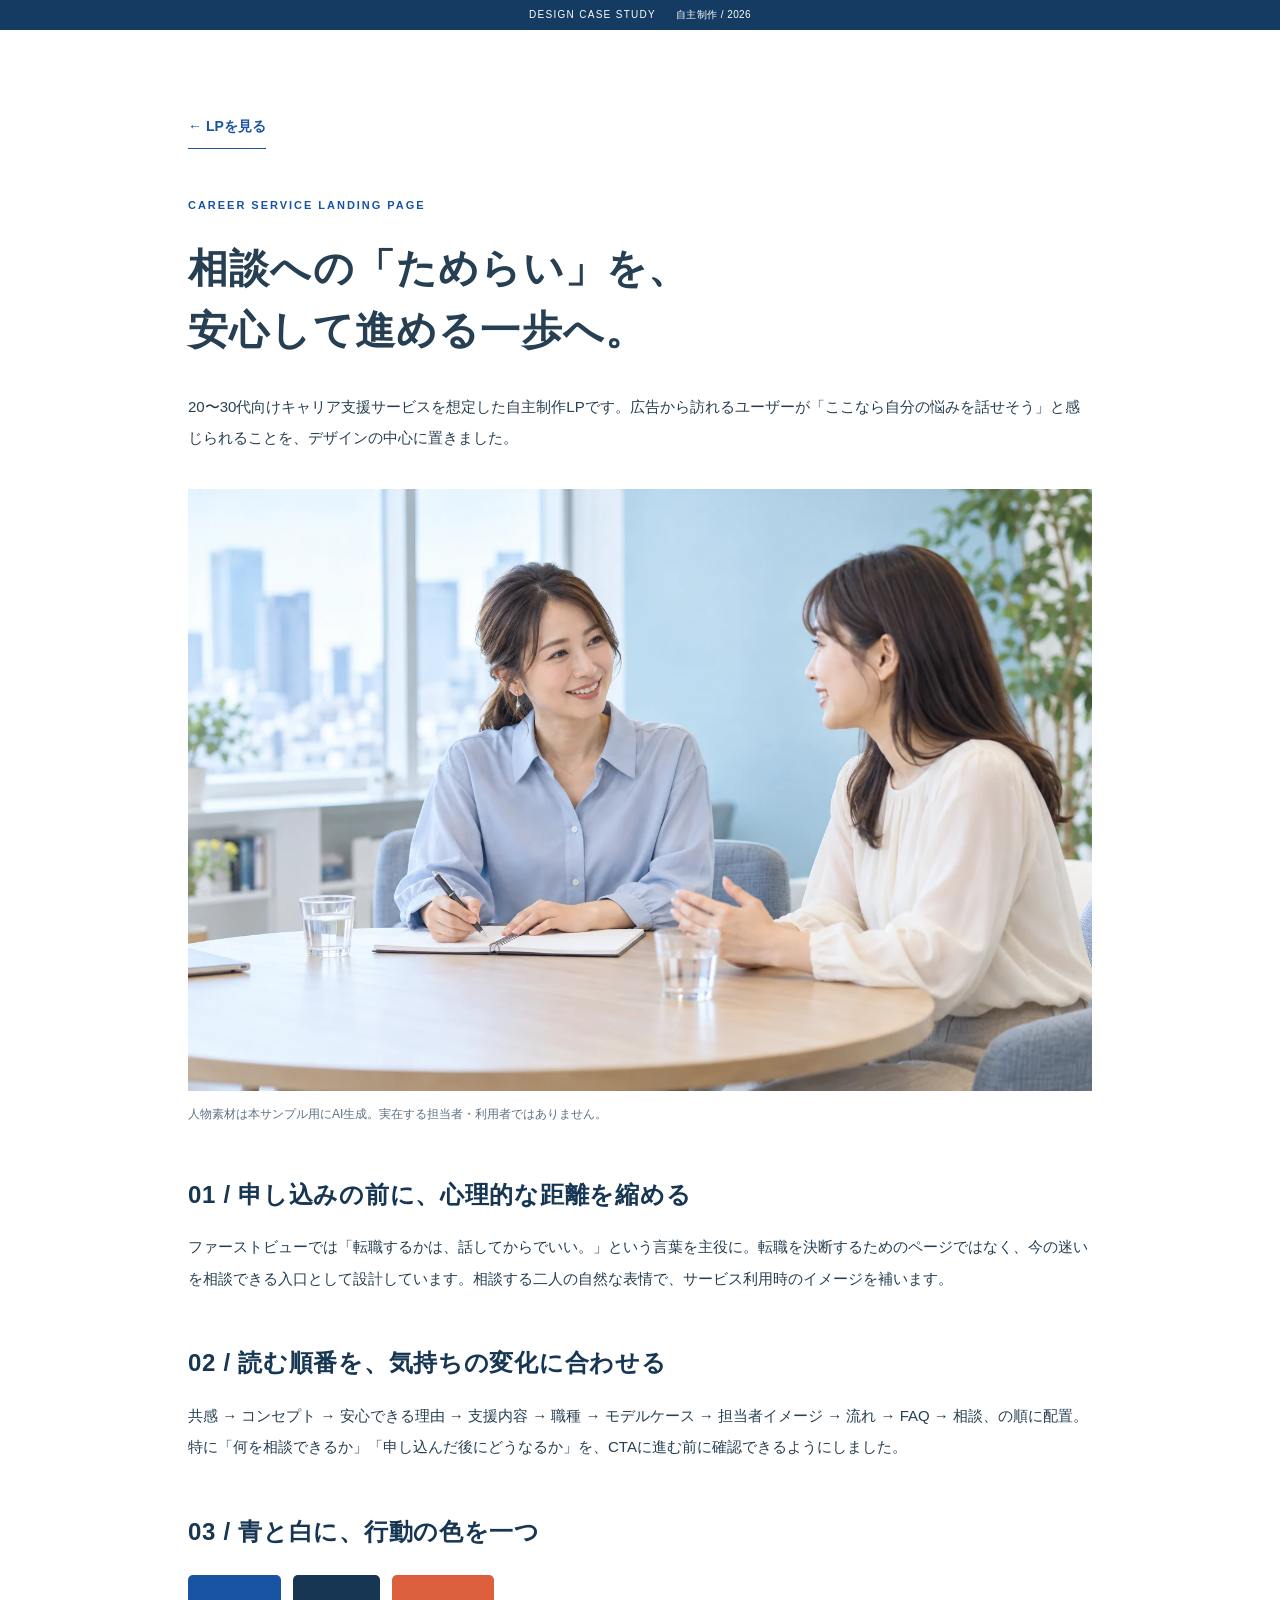
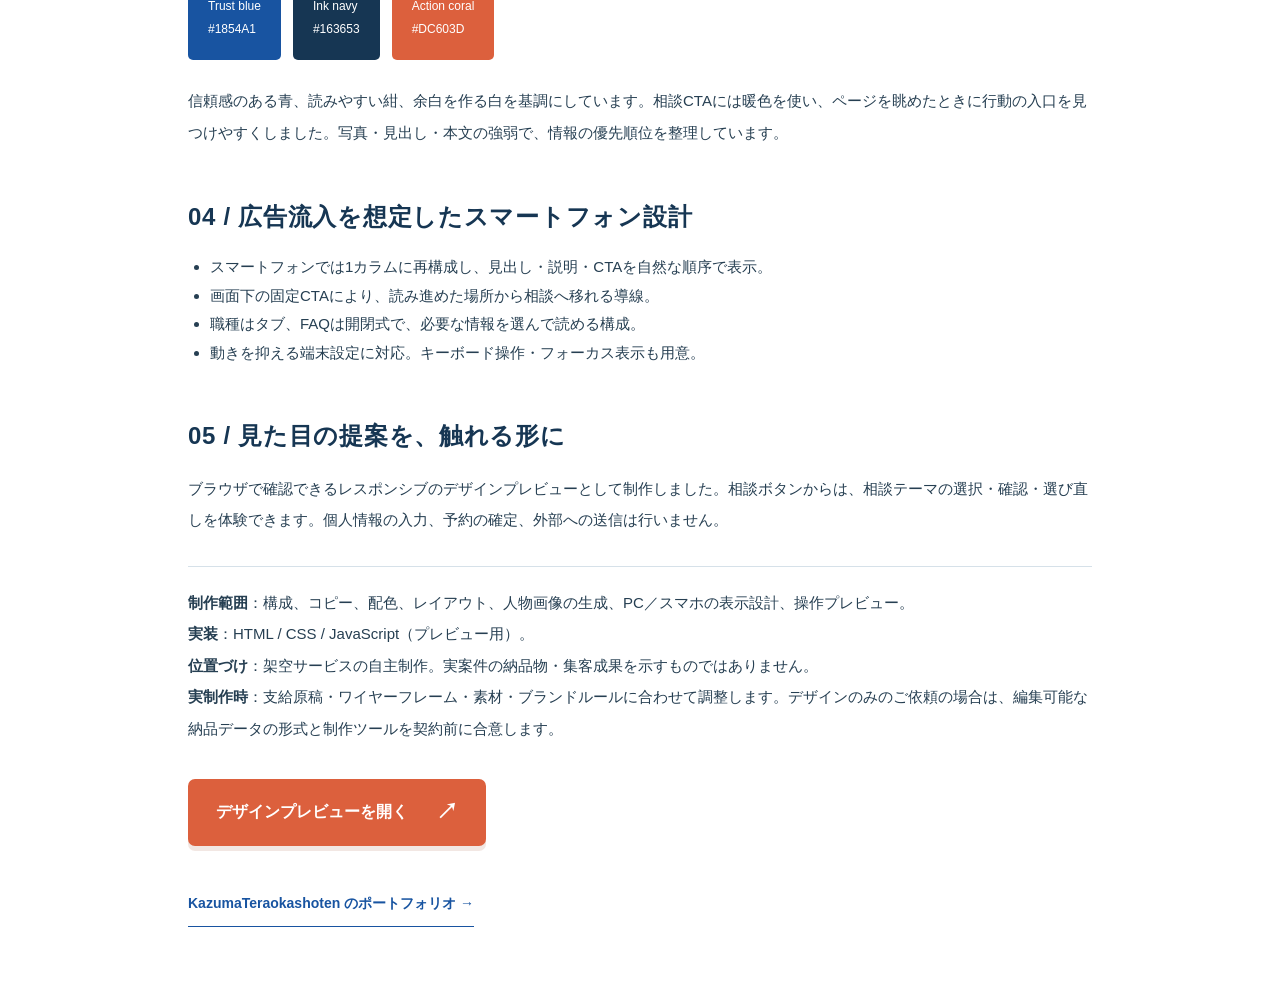
<file: career-lp/design-note.html>
<!doctype html><html lang="ja"><head><meta charset="utf-8"><meta name="viewport" content="width=device-width,initial-scale=1"><title>michi｜デザインの意図</title><link rel="stylesheet" href="style.css"><style>.note{max-width:960px;padding:75px 28px;margin:auto}.note h1{font-size:40px;margin:18px 0 30px}.note h2{font-size:24px;margin:50px 0 18px}.note p{line-height:2.1}.note ul{padding-left:22px}.palette{display:flex;gap:12px;margin:25px 0}.palette span{padding:20px;color:white;font-size:12px;border-radius:5px}.note .button{margin-top:35px}.note figure{margin:35px 0}.note figcaption{font-size:12px;color:var(--muted);margin-top:12px}.note .spec{border-top:1px solid var(--line);padding-top:20px;margin-top:30px}@media(max-width:760px){.note{padding:45px 24px}.note h1{font-size:29px}.palette{flex-wrap:wrap}.palette span{padding:14px}.note .button{font-size:13px}}</style></head><body><div class="demo-bar">DESIGN CASE STUDY <span>自主制作 / 2026</span></div><main class="note"><a class="text-link" href="./">← LPを見る</a><p class="eyebrow" style="margin-top:45px">CAREER SERVICE LANDING PAGE</p><h1>相談への「ためらい」を、<br>安心して進める一歩へ。</h1><p>20〜30代向けキャリア支援サービスを想定した自主制作LPです。広告から訪れるユーザーが「ここなら自分の悩みを話せそう」と感じられることを、デザインの中心に置きました。</p><figure><img src="assets/counseling.webp" width="1536" height="1024" alt="キャリア相談をイメージしたAI生成の人物写真"><figcaption>人物素材は本サンプル用にAI生成。実在する担当者・利用者ではありません。</figcaption></figure><h2>01 / 申し込みの前に、心理的な距離を縮める</h2><p>ファーストビューでは「転職するかは、話してからでいい。」という言葉を主役に。転職を決断するためのページではなく、今の迷いを相談できる入口として設計しています。相談する二人の自然な表情で、サービス利用時のイメージを補います。</p><h2>02 / 読む順番を、気持ちの変化に合わせる</h2><p>共感 → コンセプト → 安心できる理由 → 支援内容 → 職種 → モデルケース → 担当者イメージ → 流れ → FAQ → 相談、の順に配置。特に「何を相談できるか」「申し込んだ後にどうなるか」を、CTAに進む前に確認できるようにしました。</p><h2>03 / 青と白に、行動の色を一つ</h2><div class="palette"><span style="background:#1854a1">Trust blue<br>#1854A1</span><span style="background:#163653">Ink navy<br>#163653</span><span style="background:#dc603d">Action coral<br>#DC603D</span></div><p>信頼感のある青、読みやすい紺、余白を作る白を基調にしています。相談CTAには暖色を使い、ページを眺めたときに行動の入口を見つけやすくしました。写真・見出し・本文の強弱で、情報の優先順位を整理しています。</p><h2>04 / 広告流入を想定したスマートフォン設計</h2><ul><li>スマートフォンでは1カラムに再構成し、見出し・説明・CTAを自然な順序で表示。</li><li>画面下の固定CTAにより、読み進めた場所から相談へ移れる導線。</li><li>職種はタブ、FAQは開閉式で、必要な情報を選んで読める構成。</li><li>動きを抑える端末設定に対応。キーボード操作・フォーカス表示も用意。</li></ul><h2>05 / 見た目の提案を、触れる形に</h2><p>ブラウザで確認できるレスポンシブのデザインプレビューとして制作しました。相談ボタンからは、相談テーマの選択・確認・選び直しを体験できます。個人情報の入力、予約の確定、外部への送信は行いません。</p><p class="spec"><strong>制作範囲</strong>：構成、コピー、配色、レイアウト、人物画像の生成、PC／スマホの表示設計、操作プレビュー。<br><strong>実装</strong>：HTML / CSS / JavaScript（プレビュー用）。<br><strong>位置づけ</strong>：架空サービスの自主制作。実案件の納品物・集客成果を示すものではありません。<br><strong>実制作時</strong>：支給原稿・ワイヤーフレーム・素材・ブランドルールに合わせて調整します。デザインのみのご依頼の場合は、編集可能な納品データの形式と制作ツールを契約前に合意します。</p><a class="button" href="./">デザインプレビューを開く <span>↗</span></a><p style="margin-top:35px;font-size:12px"><a class="text-link" href="../">KazumaTeraokashoten のポートフォリオ →</a></p></main></body></html>
</file>
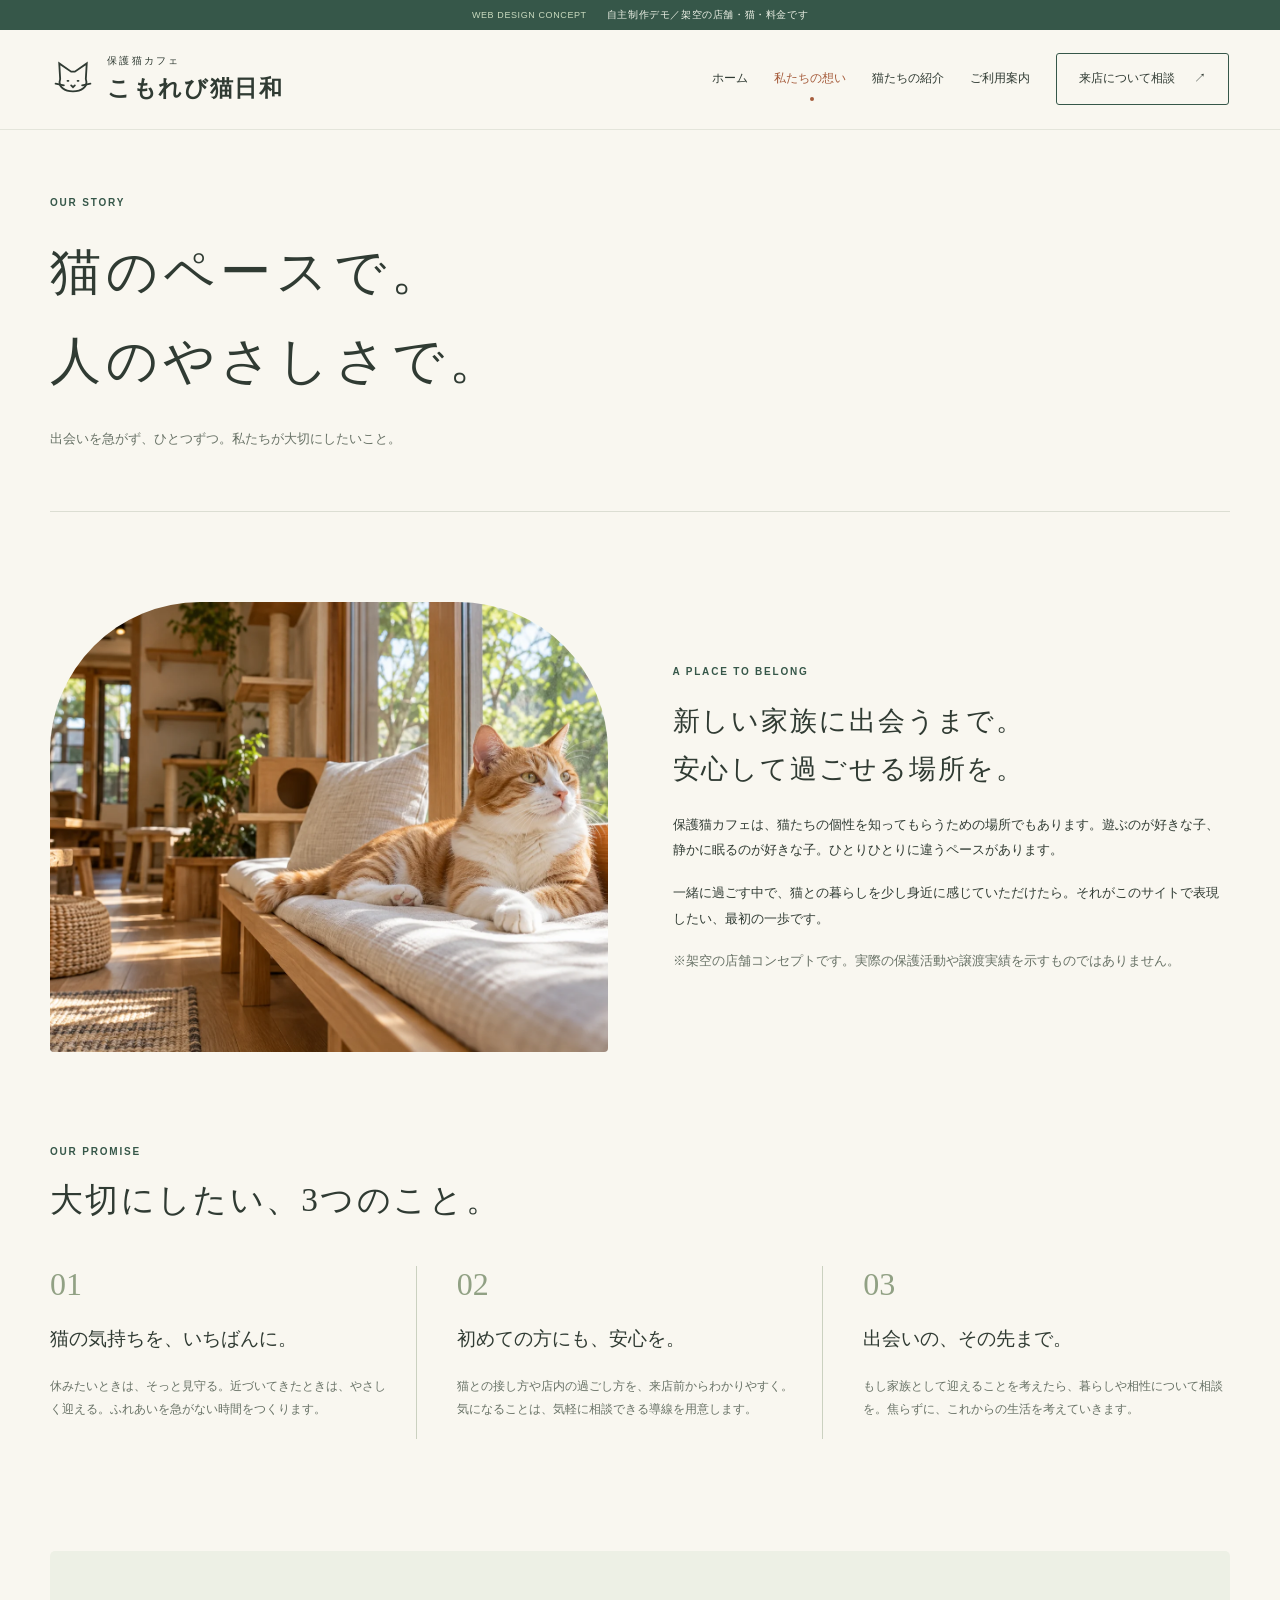
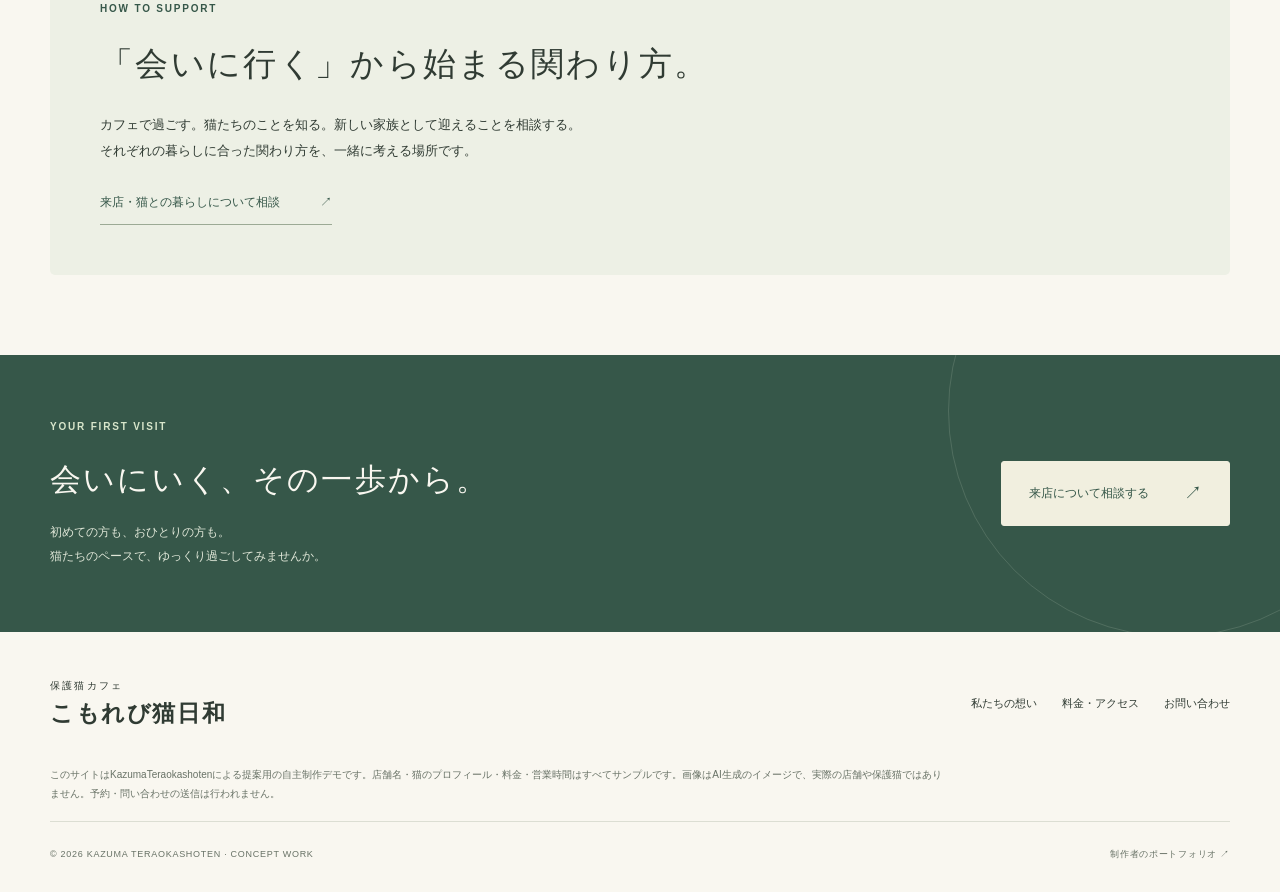
<file: cat-cafe/about.html>
<!doctype html>
<html lang="ja"><head><meta charset="utf-8"><meta name="viewport" content="width=device-width,initial-scale=1"><meta name="robots" content="noindex,nofollow"><meta name="theme-color" content="#365749"><meta name="description" content="猫の個性、店舗の想い、初めての来店に必要な情報が伝わる保護猫カフェのWeb制作提案デモ。"><meta property="og:title" content="こもれび猫日和｜保護猫カフェ・制作デモ"><meta property="og:image" content="https://kazuma1107.github.io/cat-cafe/assets/hero.webp"><title>私たちの想い｜こもれび猫日和・制作デモ</title><link rel="icon" href="assets/favicon.svg" type="image/svg+xml"><link rel="stylesheet" href="style.css"><script src="app.js" defer></script></head>
<body><a class="skip" href="#main">本文へ移動</a><div class="demo-bar"><span>WEB DESIGN CONCEPT</span>自主制作デモ／架空の店舗・猫・料金です</div>
<header class="header"><a class="brand" href="index.html"><svg viewBox="0 0 48 48" fill="none" aria-hidden="true"><path d="M10 24 9 7l13 9h4l13-9-1 17c6 18-34 18-28 0Z" stroke="currentColor" stroke-width="2"/><path d="M18 26h1m10 0h1m-8 5 2 2 2-2M5 29l9 2m20 0 9-2" stroke="currentColor" stroke-width="2" stroke-linecap="round"/></svg><span><small>保護猫カフェ</small>こもれび猫日和</span></a><button class="menu-toggle" aria-expanded="false" aria-controls="navigation" aria-label="メニューを開く"><span></span><span></span></button><nav id="navigation" aria-label="メインナビゲーション"><a href="index.html">ホーム</a><a href="about.html">私たちの想い</a><a href="cats.html">猫たちの紹介</a><a href="visit.html">ご利用案内</a><a class="nav-cta" href="contact.html">来店について相談 <span>↗</span></a></nav></header>
<main id="main">


<section class="page-head wrap"><span class="eyebrow">OUR STORY</span><h1>猫のペースで。<br>人のやさしさで。</h1><p>出会いを急がず、ひとつずつ。私たちが大切にしたいこと。</p></section>
<section class="wrap editorial"><img class="editorial-photo" src="assets/hero.webp" alt="穏やかな光が差すカフェのイメージ" width="1536" height="1024"><div><span class="eyebrow">A PLACE TO BELONG</span><h2>新しい家族に出会うまで。<br>安心して過ごせる場所を。</h2><p>保護猫カフェは、猫たちの個性を知ってもらうための場所でもあります。遊ぶのが好きな子、静かに眠るのが好きな子。ひとりひとりに違うペースがあります。</p><p>一緒に過ごす中で、猫との暮らしを少し身近に感じていただけたら。それがこのサイトで表現したい、最初の一歩です。</p><p class="micro">※架空の店舗コンセプトです。実際の保護活動や譲渡実績を示すものではありません。</p></div></section>
<section class="wrap section"><div class="section-heading"><div><span class="eyebrow">OUR PROMISE</span><h2>大切にしたい、3つのこと。</h2></div></div><div class="values"><article><span>01</span><h3>猫の気持ちを、いちばんに。</h3><p>休みたいときは、そっと見守る。近づいてきたときは、やさしく迎える。ふれあいを急がない時間をつくります。</p></article><article><span>02</span><h3>初めての方にも、安心を。</h3><p>猫との接し方や店内の過ごし方を、来店前からわかりやすく。気になることは、気軽に相談できる導線を用意します。</p></article><article><span>03</span><h3>出会いの、その先まで。</h3><p>もし家族として迎えることを考えたら、暮らしや相性について相談を。焦らずに、これからの生活を考えていきます。</p></article></div></section>
<section class="soft-panel wrap section"><span class="eyebrow">HOW TO SUPPORT</span><h2>「会いに行く」から始まる関わり方。</h2><p>カフェで過ごす。猫たちのことを知る。新しい家族として迎えることを相談する。<br>それぞれの暮らしに合った関わり方を、一緒に考える場所です。</p><a class="line-link" href="contact.html">来店・猫との暮らしについて相談 <span>↗</span></a></section>




</main>
<dialog id="cat-dialog" aria-labelledby="cat-dialog-title"><button class="dialog-close" aria-label="プロフィールを閉じる">×</button><div class="dialog-content"></div></dialog>
<section class="closing"><div class="wrap closing-inner"><div><span class="eyebrow light">YOUR FIRST VISIT</span><h2>会いにいく、その一歩から。</h2><p>初めての方も、おひとりの方も。<br>猫たちのペースで、ゆっくり過ごしてみませんか。</p></div><a class="button cream" href="contact.html">来店について相談する <span>↗</span></a></div></section>
<footer class="wrap"><div class="footer-top"><a class="brand" href="index.html"><span><small>保護猫カフェ</small>こもれび猫日和</span></a><div><a href="about.html">私たちの想い</a><a href="visit.html">料金・アクセス</a><a href="contact.html">お問い合わせ</a></div></div><p class="demo-note">このサイトはKazumaTeraokashotenによる提案用の自主制作デモです。店舗名・猫のプロフィール・料金・営業時間はすべてサンプルです。画像はAI生成のイメージで、実際の店舗や保護猫ではありません。予約・問い合わせの送信は行われません。</p><div class="footer-bottom"><span>© 2026 KAZUMA TERAOKASHOTEN · CONCEPT WORK</span><a href="../">制作者のポートフォリオ ↗</a></div></footer><a class="mobile-cta" href="contact.html">来店について相談する ↗</a></body></html>
</file>
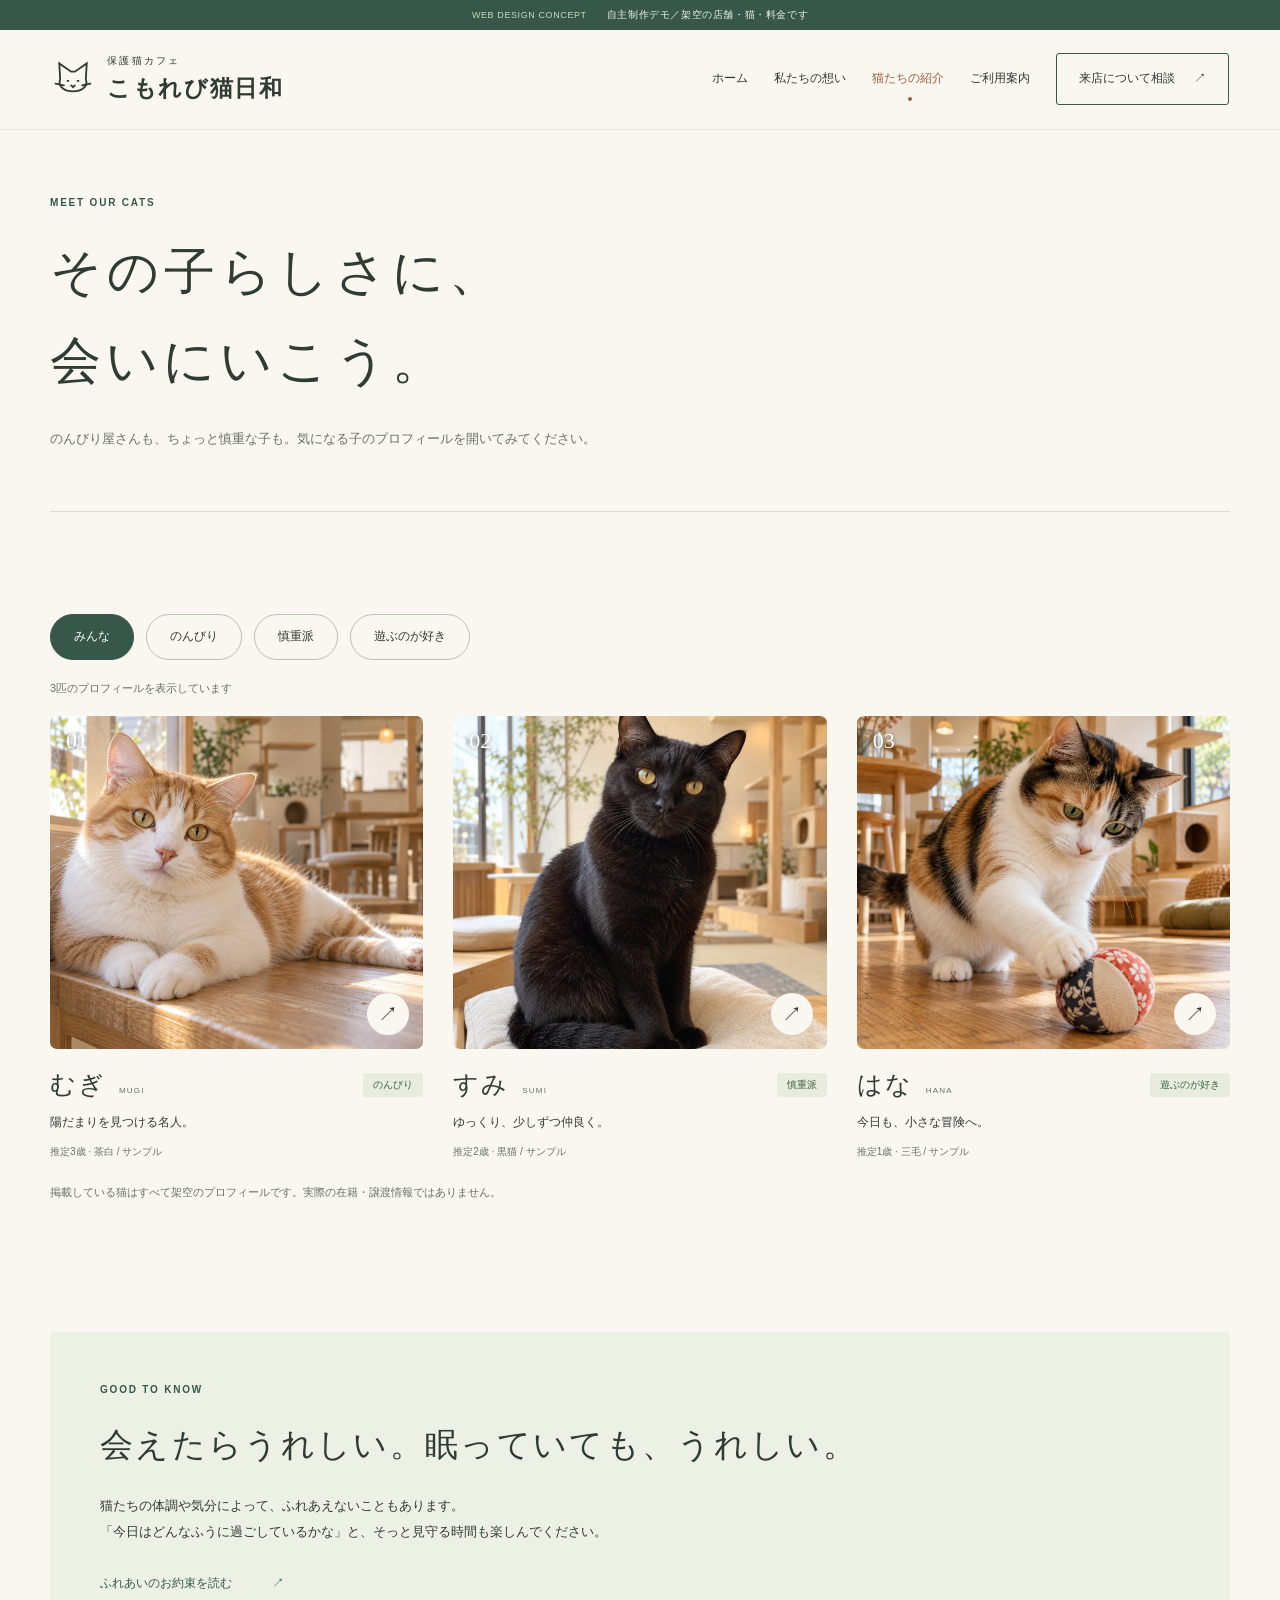
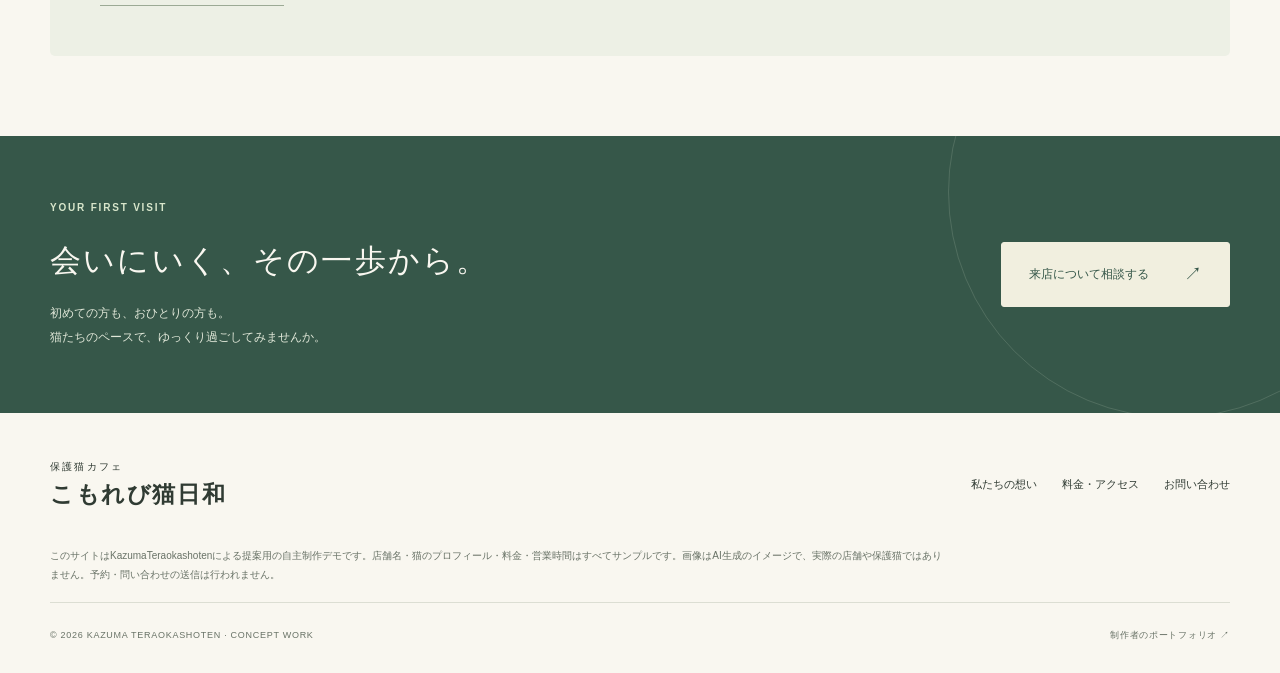
<file: cat-cafe/cats.html>
<!doctype html>
<html lang="ja"><head><meta charset="utf-8"><meta name="viewport" content="width=device-width,initial-scale=1"><meta name="robots" content="noindex,nofollow"><meta name="theme-color" content="#365749"><meta name="description" content="猫の個性、店舗の想い、初めての来店に必要な情報が伝わる保護猫カフェのWeb制作提案デモ。"><meta property="og:title" content="こもれび猫日和｜保護猫カフェ・制作デモ"><meta property="og:image" content="https://kazuma1107.github.io/cat-cafe/assets/hero.webp"><title>猫たちの紹介｜こもれび猫日和・制作デモ</title><link rel="icon" href="assets/favicon.svg" type="image/svg+xml"><link rel="stylesheet" href="style.css"><script src="app.js" defer></script></head>
<body><a class="skip" href="#main">本文へ移動</a><div class="demo-bar"><span>WEB DESIGN CONCEPT</span>自主制作デモ／架空の店舗・猫・料金です</div>
<header class="header"><a class="brand" href="index.html"><svg viewBox="0 0 48 48" fill="none" aria-hidden="true"><path d="M10 24 9 7l13 9h4l13-9-1 17c6 18-34 18-28 0Z" stroke="currentColor" stroke-width="2"/><path d="M18 26h1m10 0h1m-8 5 2 2 2-2M5 29l9 2m20 0 9-2" stroke="currentColor" stroke-width="2" stroke-linecap="round"/></svg><span><small>保護猫カフェ</small>こもれび猫日和</span></a><button class="menu-toggle" aria-expanded="false" aria-controls="navigation" aria-label="メニューを開く"><span></span><span></span></button><nav id="navigation" aria-label="メインナビゲーション"><a href="index.html">ホーム</a><a href="about.html">私たちの想い</a><a href="cats.html">猫たちの紹介</a><a href="visit.html">ご利用案内</a><a class="nav-cta" href="contact.html">来店について相談 <span>↗</span></a></nav></header>
<main id="main">



<section class="page-head wrap"><span class="eyebrow">MEET OUR CATS</span><h1>その子らしさに、<br>会いにいこう。</h1><p>のんびり屋さんも、ちょっと慎重な子も。気になる子のプロフィールを開いてみてください。</p></section>
<section class="wrap section"><div class="filter-bar" aria-label="猫の性格で絞り込む"><button data-filter="all" aria-pressed="true">みんな</button><button data-filter="calm" aria-pressed="false">のんびり</button><button data-filter="shy" aria-pressed="false">慎重派</button><button data-filter="playful" aria-pressed="false">遊ぶのが好き</button></div><p id="filter-status" class="micro" aria-live="polite">3匹のプロフィールを表示しています</p><div class="cat-grid" data-cats></div><p class="micro">掲載している猫はすべて架空のプロフィールです。実際の在籍・譲渡情報ではありません。</p></section><section class="wrap soft-panel section"><span class="eyebrow">GOOD TO KNOW</span><h2>会えたらうれしい。眠っていても、うれしい。</h2><p>猫たちの体調や気分によって、ふれあえないこともあります。<br>「今日はどんなふうに過ごしているかな」と、そっと見守る時間も楽しんでください。</p><a class="line-link" href="visit.html#guide">ふれあいのお約束を読む <span>↗</span></a></section>



</main>
<dialog id="cat-dialog" aria-labelledby="cat-dialog-title"><button class="dialog-close" aria-label="プロフィールを閉じる">×</button><div class="dialog-content"></div></dialog>
<section class="closing"><div class="wrap closing-inner"><div><span class="eyebrow light">YOUR FIRST VISIT</span><h2>会いにいく、その一歩から。</h2><p>初めての方も、おひとりの方も。<br>猫たちのペースで、ゆっくり過ごしてみませんか。</p></div><a class="button cream" href="contact.html">来店について相談する <span>↗</span></a></div></section>
<footer class="wrap"><div class="footer-top"><a class="brand" href="index.html"><span><small>保護猫カフェ</small>こもれび猫日和</span></a><div><a href="about.html">私たちの想い</a><a href="visit.html">料金・アクセス</a><a href="contact.html">お問い合わせ</a></div></div><p class="demo-note">このサイトはKazumaTeraokashotenによる提案用の自主制作デモです。店舗名・猫のプロフィール・料金・営業時間はすべてサンプルです。画像はAI生成のイメージで、実際の店舗や保護猫ではありません。予約・問い合わせの送信は行われません。</p><div class="footer-bottom"><span>© 2026 KAZUMA TERAOKASHOTEN · CONCEPT WORK</span><a href="../">制作者のポートフォリオ ↗</a></div></footer><a class="mobile-cta" href="contact.html">来店について相談する ↗</a></body></html>
</file>
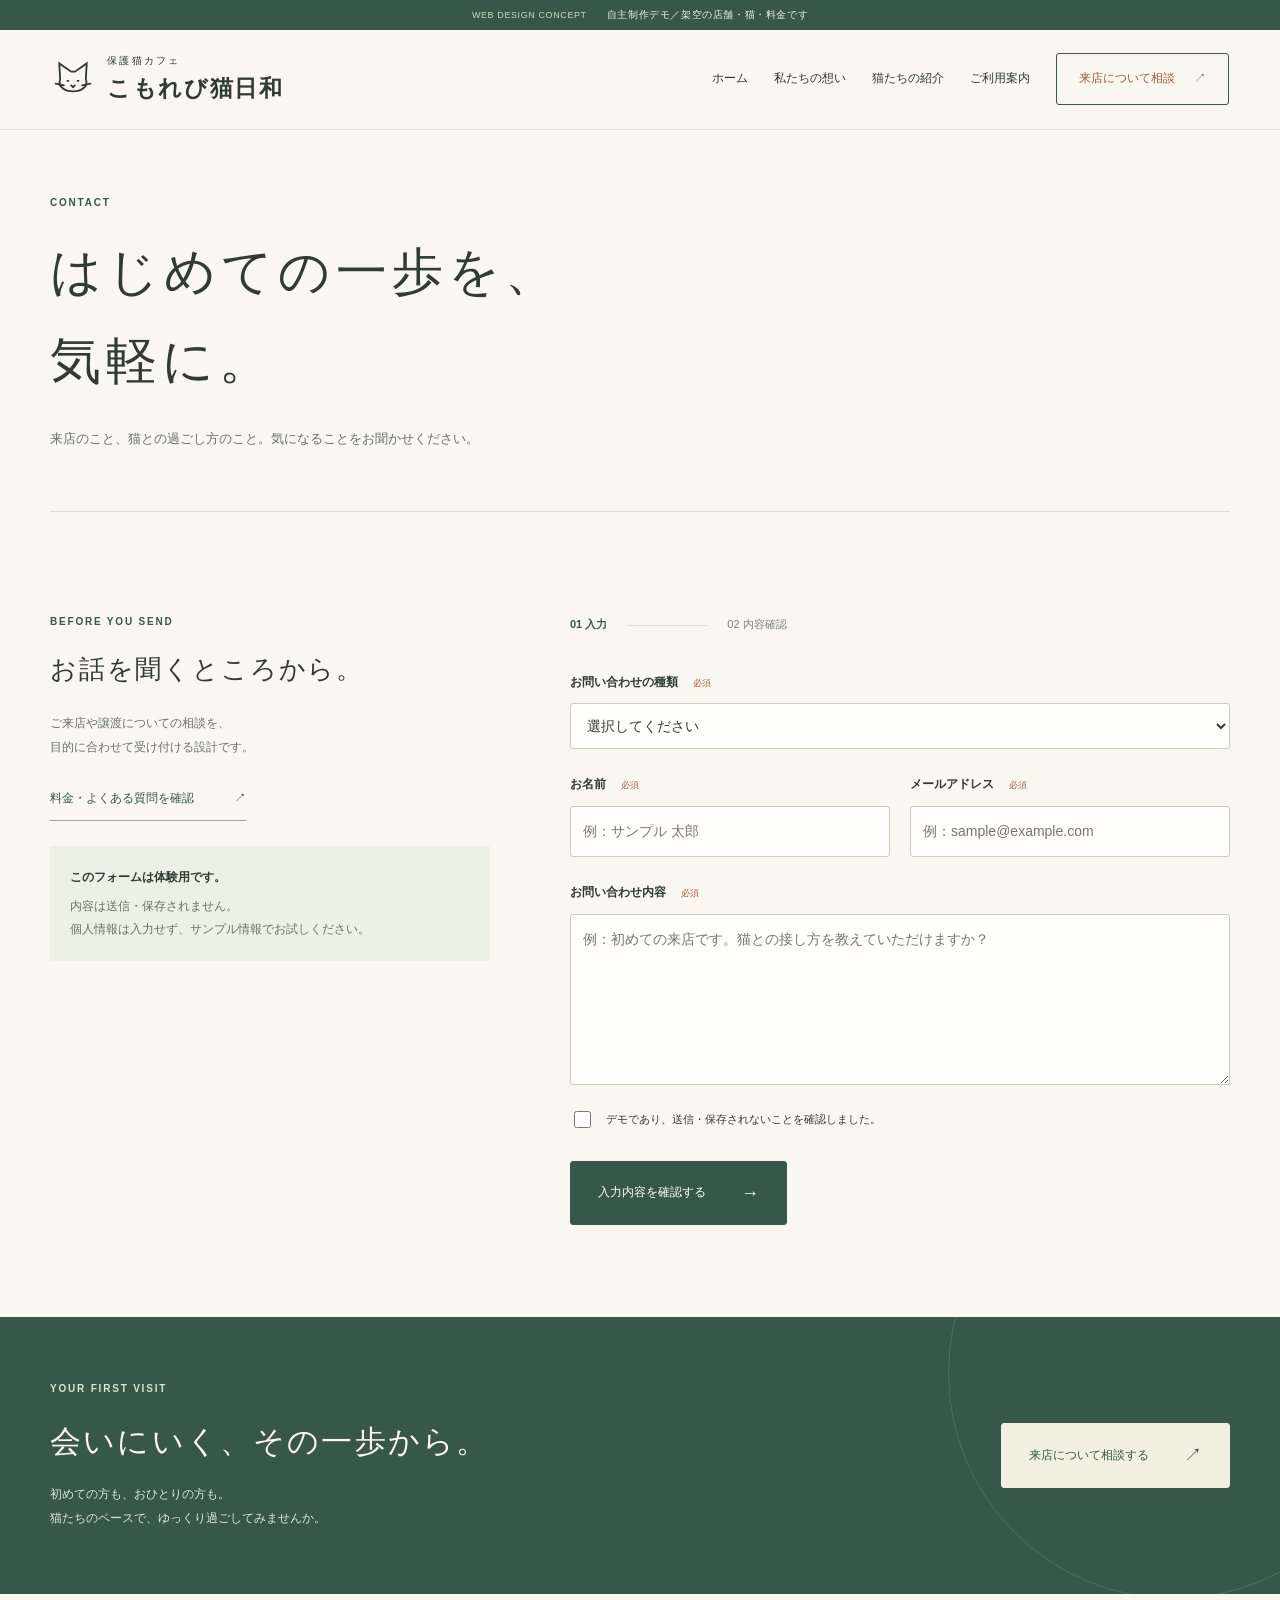
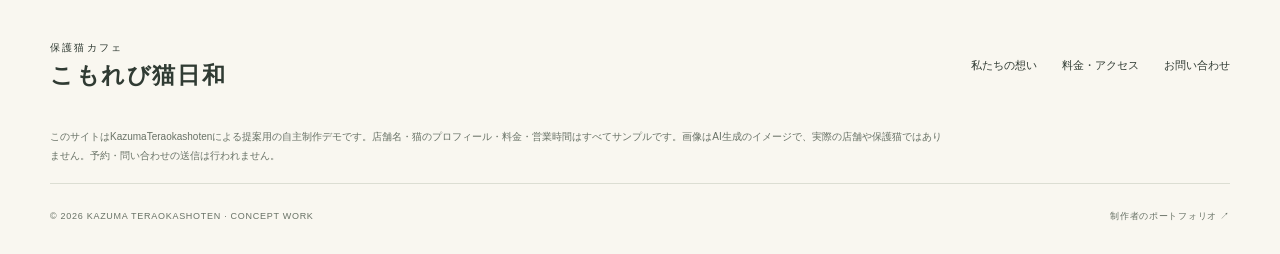
<file: cat-cafe/contact.html>
<!doctype html>
<html lang="ja"><head><meta charset="utf-8"><meta name="viewport" content="width=device-width,initial-scale=1"><meta name="robots" content="noindex,nofollow"><meta name="theme-color" content="#365749"><meta name="description" content="猫の個性、店舗の想い、初めての来店に必要な情報が伝わる保護猫カフェのWeb制作提案デモ。"><meta property="og:title" content="こもれび猫日和｜保護猫カフェ・制作デモ"><meta property="og:image" content="https://kazuma1107.github.io/cat-cafe/assets/hero.webp"><title>お問い合わせ｜こもれび猫日和・制作デモ</title><link rel="icon" href="assets/favicon.svg" type="image/svg+xml"><link rel="stylesheet" href="style.css"><script src="app.js" defer></script></head>
<body><a class="skip" href="#main">本文へ移動</a><div class="demo-bar"><span>WEB DESIGN CONCEPT</span>自主制作デモ／架空の店舗・猫・料金です</div>
<header class="header"><a class="brand" href="index.html"><svg viewBox="0 0 48 48" fill="none" aria-hidden="true"><path d="M10 24 9 7l13 9h4l13-9-1 17c6 18-34 18-28 0Z" stroke="currentColor" stroke-width="2"/><path d="M18 26h1m10 0h1m-8 5 2 2 2-2M5 29l9 2m20 0 9-2" stroke="currentColor" stroke-width="2" stroke-linecap="round"/></svg><span><small>保護猫カフェ</small>こもれび猫日和</span></a><button class="menu-toggle" aria-expanded="false" aria-controls="navigation" aria-label="メニューを開く"><span></span><span></span></button><nav id="navigation" aria-label="メインナビゲーション"><a href="index.html">ホーム</a><a href="about.html">私たちの想い</a><a href="cats.html">猫たちの紹介</a><a href="visit.html">ご利用案内</a><a class="nav-cta" href="contact.html">来店について相談 <span>↗</span></a></nav></header>
<main id="main">





<section class="page-head wrap"><span class="eyebrow">CONTACT</span><h1>はじめての一歩を、<br>気軽に。</h1><p>来店のこと、猫との過ごし方のこと。気になることをお聞かせください。</p></section>
<section class="wrap contact-layout section"><aside><span class="eyebrow">BEFORE YOU SEND</span><h2>お話を聞くところから。</h2><p>ご来店や譲渡についての相談を、<br>目的に合わせて受け付ける設計です。</p><a class="line-link" href="visit.html">料金・よくある質問を確認 <span>↗</span></a><div class="notice"><strong>このフォームは体験用です。</strong><p>内容は送信・保存されません。<br>個人情報は入力せず、サンプル情報でお試しください。</p></div></aside><div><form id="contact-form"><div class="form-step"><span class="active">01 入力</span><i></i><span>02 内容確認</span></div><label for="subject">お問い合わせの種類 <span class="required">必須</span></label><select id="subject" name="subject" required><option value="">選択してください</option><option>来店について</option><option>猫を迎えることについて</option><option>その他</option></select><div class="form-grid"><div><label for="guest-name">お名前 <span class="required">必須</span></label><input id="guest-name" name="name" autocomplete="off" placeholder="例：サンプル 太郎" maxlength="80" required></div><div><label for="guest-email">メールアドレス <span class="required">必須</span></label><input id="guest-email" name="email" type="email" autocomplete="off" placeholder="例：sample@example.com" maxlength="200" required></div></div><label for="message">お問い合わせ内容 <span class="required">必須</span></label><textarea id="message" name="message" rows="6" maxlength="2000" placeholder="例：初めての来店です。猫との接し方を教えていただけますか？" required></textarea><label class="check-label"><input type="checkbox" id="demo-consent" required><span>デモであり、送信・保存されないことを確認しました。</span></label><button class="button" type="submit">入力内容を確認する <span>→</span></button></form><section id="confirmation" hidden tabindex="-1" aria-labelledby="confirmation-title"><span class="eyebrow">PREVIEW ONLY</span><h2 id="confirmation-title">入力内容の確認</h2><dl id="confirmation-data"></dl><p class="notice">デモ体験はここまでです。入力内容は送信・保存されていません。</p><button class="button" id="back-to-form">入力画面に戻る <span>←</span></button></section></div></section>

</main>
<dialog id="cat-dialog" aria-labelledby="cat-dialog-title"><button class="dialog-close" aria-label="プロフィールを閉じる">×</button><div class="dialog-content"></div></dialog>
<section class="closing"><div class="wrap closing-inner"><div><span class="eyebrow light">YOUR FIRST VISIT</span><h2>会いにいく、その一歩から。</h2><p>初めての方も、おひとりの方も。<br>猫たちのペースで、ゆっくり過ごしてみませんか。</p></div><a class="button cream" href="contact.html">来店について相談する <span>↗</span></a></div></section>
<footer class="wrap"><div class="footer-top"><a class="brand" href="index.html"><span><small>保護猫カフェ</small>こもれび猫日和</span></a><div><a href="about.html">私たちの想い</a><a href="visit.html">料金・アクセス</a><a href="contact.html">お問い合わせ</a></div></div><p class="demo-note">このサイトはKazumaTeraokashotenによる提案用の自主制作デモです。店舗名・猫のプロフィール・料金・営業時間はすべてサンプルです。画像はAI生成のイメージで、実際の店舗や保護猫ではありません。予約・問い合わせの送信は行われません。</p><div class="footer-bottom"><span>© 2026 KAZUMA TERAOKASHOTEN · CONCEPT WORK</span><a href="../">制作者のポートフォリオ ↗</a></div></footer><a class="mobile-cta" href="contact.html">来店について相談する ↗</a></body></html>
</file>
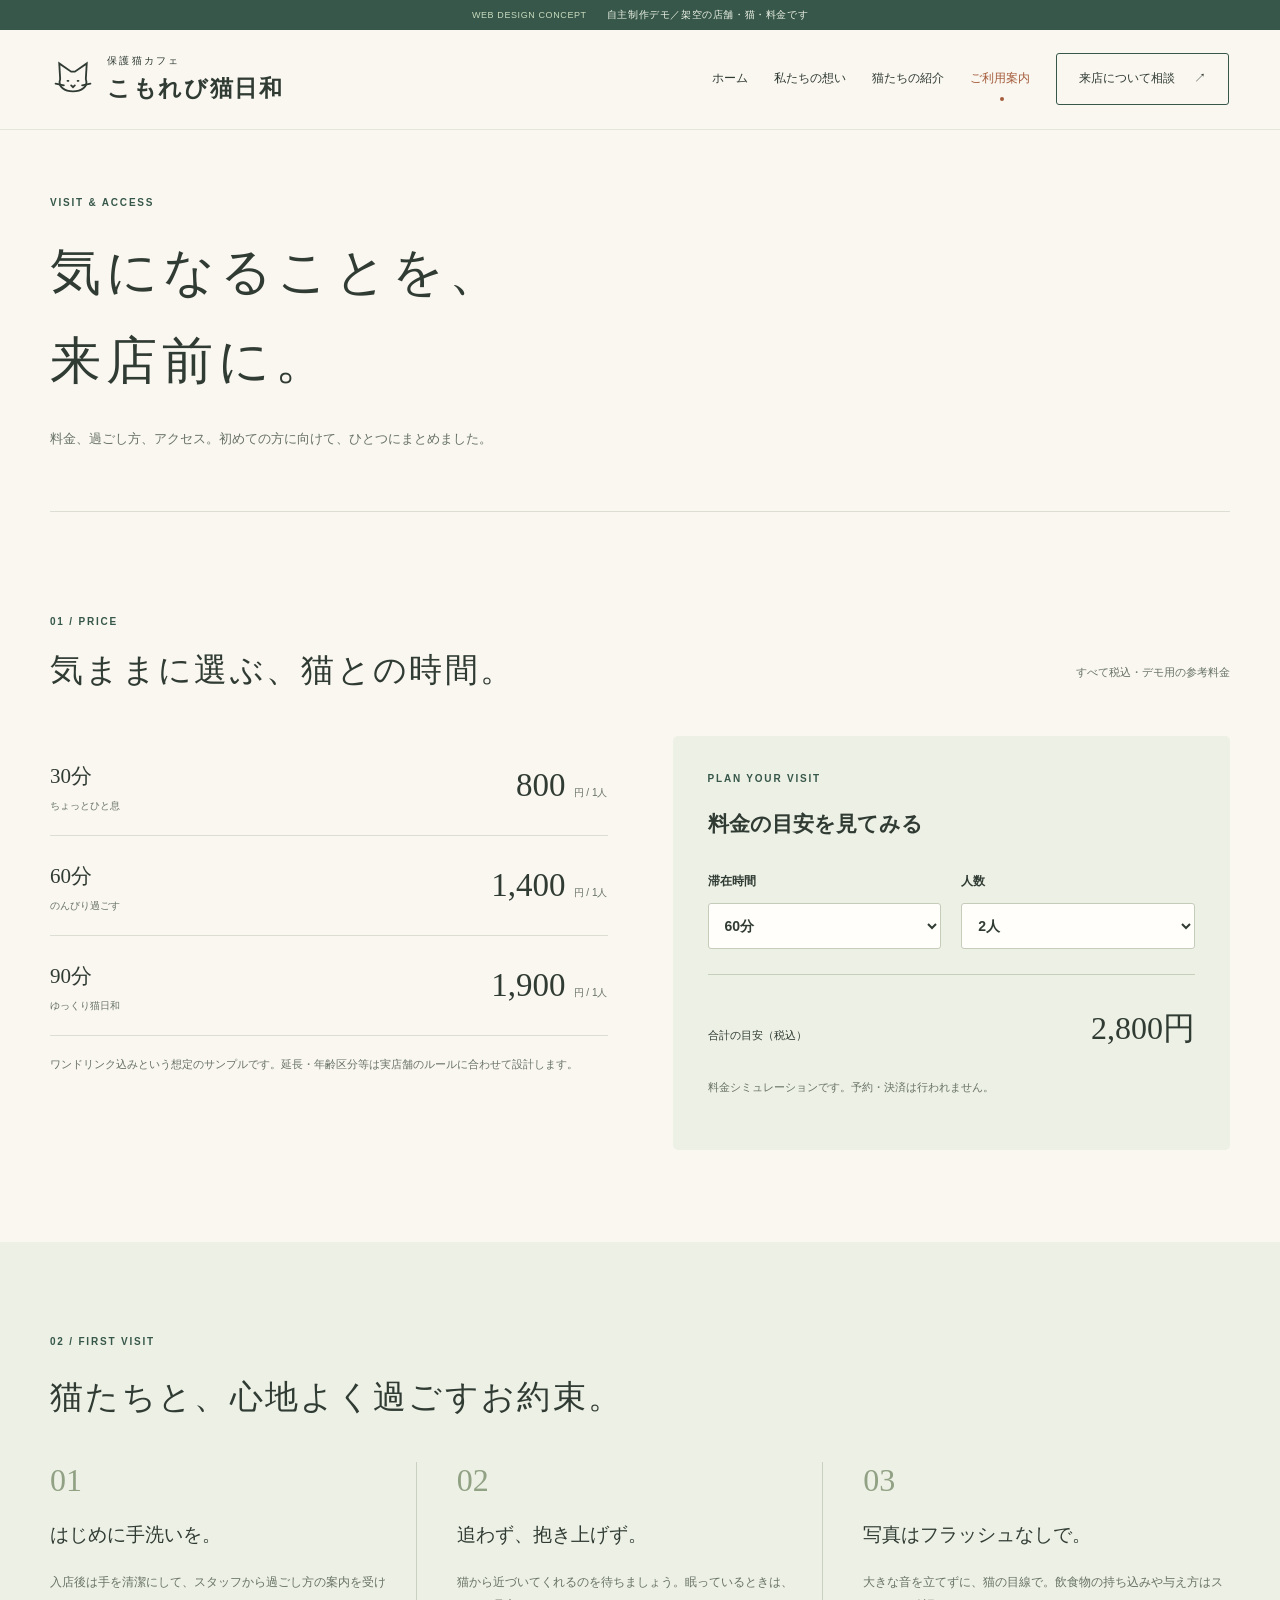
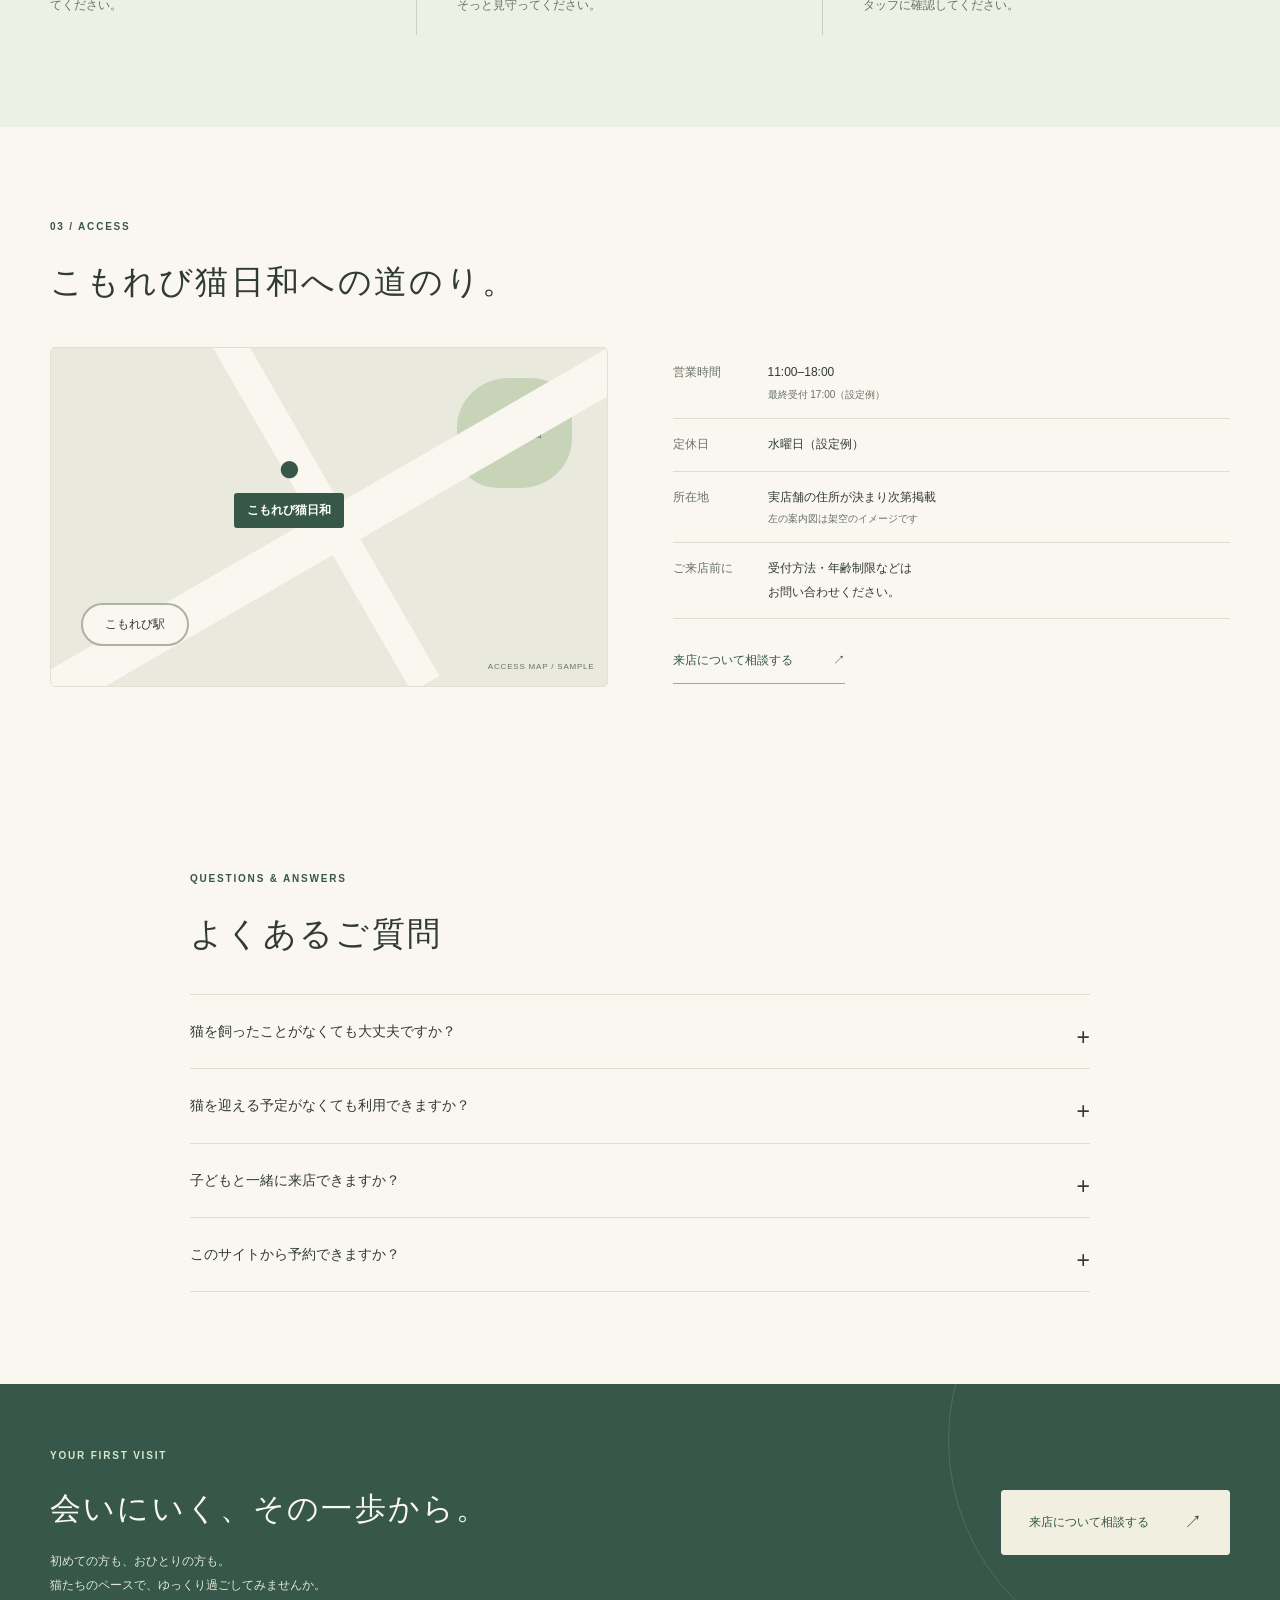
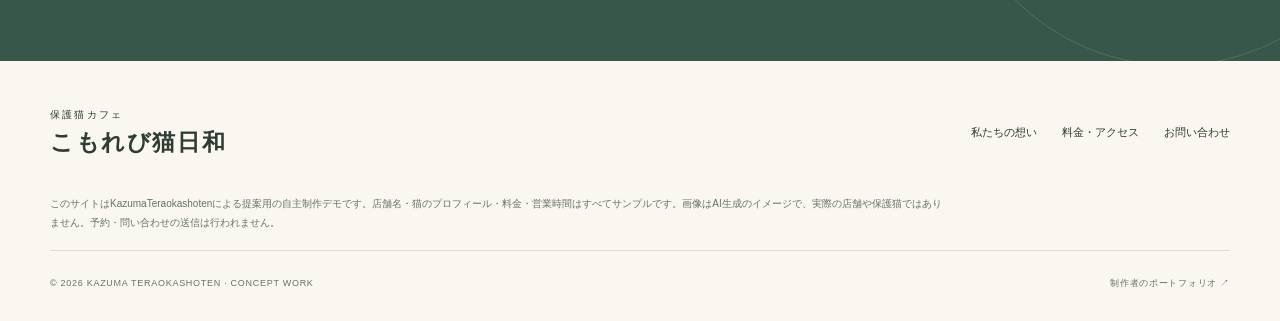
<file: cat-cafe/visit.html>
<!doctype html>
<html lang="ja"><head><meta charset="utf-8"><meta name="viewport" content="width=device-width,initial-scale=1"><meta name="robots" content="noindex,nofollow"><meta name="theme-color" content="#365749"><meta name="description" content="猫の個性、店舗の想い、初めての来店に必要な情報が伝わる保護猫カフェのWeb制作提案デモ。"><meta property="og:title" content="こもれび猫日和｜保護猫カフェ・制作デモ"><meta property="og:image" content="https://kazuma1107.github.io/cat-cafe/assets/hero.webp"><title>料金・ご利用案内｜こもれび猫日和・制作デモ</title><link rel="icon" href="assets/favicon.svg" type="image/svg+xml"><link rel="stylesheet" href="style.css"><script src="app.js" defer></script></head>
<body><a class="skip" href="#main">本文へ移動</a><div class="demo-bar"><span>WEB DESIGN CONCEPT</span>自主制作デモ／架空の店舗・猫・料金です</div>
<header class="header"><a class="brand" href="index.html"><svg viewBox="0 0 48 48" fill="none" aria-hidden="true"><path d="M10 24 9 7l13 9h4l13-9-1 17c6 18-34 18-28 0Z" stroke="currentColor" stroke-width="2"/><path d="M18 26h1m10 0h1m-8 5 2 2 2-2M5 29l9 2m20 0 9-2" stroke="currentColor" stroke-width="2" stroke-linecap="round"/></svg><span><small>保護猫カフェ</small>こもれび猫日和</span></a><button class="menu-toggle" aria-expanded="false" aria-controls="navigation" aria-label="メニューを開く"><span></span><span></span></button><nav id="navigation" aria-label="メインナビゲーション"><a href="index.html">ホーム</a><a href="about.html">私たちの想い</a><a href="cats.html">猫たちの紹介</a><a href="visit.html">ご利用案内</a><a class="nav-cta" href="contact.html">来店について相談 <span>↗</span></a></nav></header>
<main id="main">




<section class="page-head wrap"><span class="eyebrow">VISIT & ACCESS</span><h1>気になることを、<br>来店前に。</h1><p>料金、過ごし方、アクセス。初めての方に向けて、ひとつにまとめました。</p></section>
<section class="wrap section" id="price"><div class="section-heading"><div><span class="eyebrow">01 / PRICE</span><h2>気ままに選ぶ、猫との時間。</h2></div><p class="micro">すべて税込・デモ用の参考料金</p></div><div class="price-layout"><div class="price-table"><div><span>30分<small>ちょっとひと息</small></span><strong>800<small>円 / 1人</small></strong></div><div><span>60分<small>のんびり過ごす</small></span><strong>1,400<small>円 / 1人</small></strong></div><div><span>90分<small>ゆっくり猫日和</small></span><strong>1,900<small>円 / 1人</small></strong></div><p class="micro">ワンドリンク込みという想定のサンプルです。延長・年齢区分等は実店舗のルールに合わせて設計します。</p></div><div class="calculator"><span class="eyebrow">PLAN YOUR VISIT</span><h3>料金の目安を見てみる</h3><div class="form-grid"><label for="duration">滞在時間<select id="duration"><option value="800">30分</option><option value="1400" selected>60分</option><option value="1900">90分</option></select></label><label for="people">人数<select id="people"><option value="1">1人</option><option value="2" selected>2人</option><option value="3">3人</option><option value="4">4人</option><option value="5">5人</option><option value="6">6人</option></select></label></div><div class="total"><span>合計の目安（税込）</span><output id="price-total" aria-live="polite">2,800円</output></div><p class="micro">料金シミュレーションです。予約・決済は行われません。</p></div></div></section>
<section class="section cat-section" id="guide"><div class="wrap"><span class="eyebrow">02 / FIRST VISIT</span><h2>猫たちと、心地よく過ごすお約束。</h2><div class="values"><article><span>01</span><h3>はじめに手洗いを。</h3><p>入店後は手を清潔にして、スタッフから過ごし方の案内を受けてください。</p></article><article><span>02</span><h3>追わず、抱き上げず。</h3><p>猫から近づいてくれるのを待ちましょう。眠っているときは、そっと見守ってください。</p></article><article><span>03</span><h3>写真はフラッシュなしで。</h3><p>大きな音を立てずに、猫の目線で。飲食物の持ち込みや与え方はスタッフに確認してください。</p></article></div></div></section>
<section class="wrap section" id="access"><span class="eyebrow">03 / ACCESS</span><h2>こもれび猫日和への道のり。</h2><div class="access-layout"><div class="map-demo" role="img" aria-label="架空のアクセス案内図。実在の場所を示す地図ではありません"><div class="map-park">小さな公園</div><div class="map-road"></div><div class="map-rail">こもれび駅</div><div class="map-pin"><span>●</span><strong>こもれび猫日和</strong></div><span class="map-label">ACCESS MAP / SAMPLE</span></div><div class="access-info"><dl><div><dt>営業時間</dt><dd>11:00–18:00<small>最終受付 17:00（設定例）</small></dd></div><div><dt>定休日</dt><dd>水曜日（設定例）</dd></div><div><dt>所在地</dt><dd>実店舗の住所が決まり次第掲載<small>左の案内図は架空のイメージです</small></dd></div><div><dt>ご来店前に</dt><dd>受付方法・年齢制限などは<br>お問い合わせください。</dd></div></dl><a class="line-link" href="contact.html">来店について相談する <span>↗</span></a></div></div></section>
<section class="wrap section faq"><span class="eyebrow">QUESTIONS & ANSWERS</span><h2>よくあるご質問</h2><details><summary>猫を飼ったことがなくても大丈夫ですか？</summary><p>初めての方にも楽しんでいただく想定です。実店舗では、スタッフが猫との接し方や過ごし方をご案内できるよう、運営方針に合わせた説明を掲載します。</p></details><details><summary>猫を迎える予定がなくても利用できますか？</summary><p>猫と過ごす時間を楽しむことも、大切な関わり方のひとつです。譲渡の相談とカフェの利用は、それぞれわかりやすくご案内します。</p></details><details><summary>子どもと一緒に来店できますか？</summary><p>年齢制限や保護者の同伴条件は、店舗の運営ルールに合わせて設定します。公開前に正式な内容へ差し替える項目です。</p></details><details><summary>このサイトから予約できますか？</summary><p>このサイトは提案用デモのため、予約はできません。お問い合わせページでは入力から確認までの画面の動きを体験できます。情報は送信・保存されません。</p></details></section>


</main>
<dialog id="cat-dialog" aria-labelledby="cat-dialog-title"><button class="dialog-close" aria-label="プロフィールを閉じる">×</button><div class="dialog-content"></div></dialog>
<section class="closing"><div class="wrap closing-inner"><div><span class="eyebrow light">YOUR FIRST VISIT</span><h2>会いにいく、その一歩から。</h2><p>初めての方も、おひとりの方も。<br>猫たちのペースで、ゆっくり過ごしてみませんか。</p></div><a class="button cream" href="contact.html">来店について相談する <span>↗</span></a></div></section>
<footer class="wrap"><div class="footer-top"><a class="brand" href="index.html"><span><small>保護猫カフェ</small>こもれび猫日和</span></a><div><a href="about.html">私たちの想い</a><a href="visit.html">料金・アクセス</a><a href="contact.html">お問い合わせ</a></div></div><p class="demo-note">このサイトはKazumaTeraokashotenによる提案用の自主制作デモです。店舗名・猫のプロフィール・料金・営業時間はすべてサンプルです。画像はAI生成のイメージで、実際の店舗や保護猫ではありません。予約・問い合わせの送信は行われません。</p><div class="footer-bottom"><span>© 2026 KAZUMA TERAOKASHOTEN · CONCEPT WORK</span><a href="../">制作者のポートフォリオ ↗</a></div></footer><a class="mobile-cta" href="contact.html">来店について相談する ↗</a></body></html>
</file>
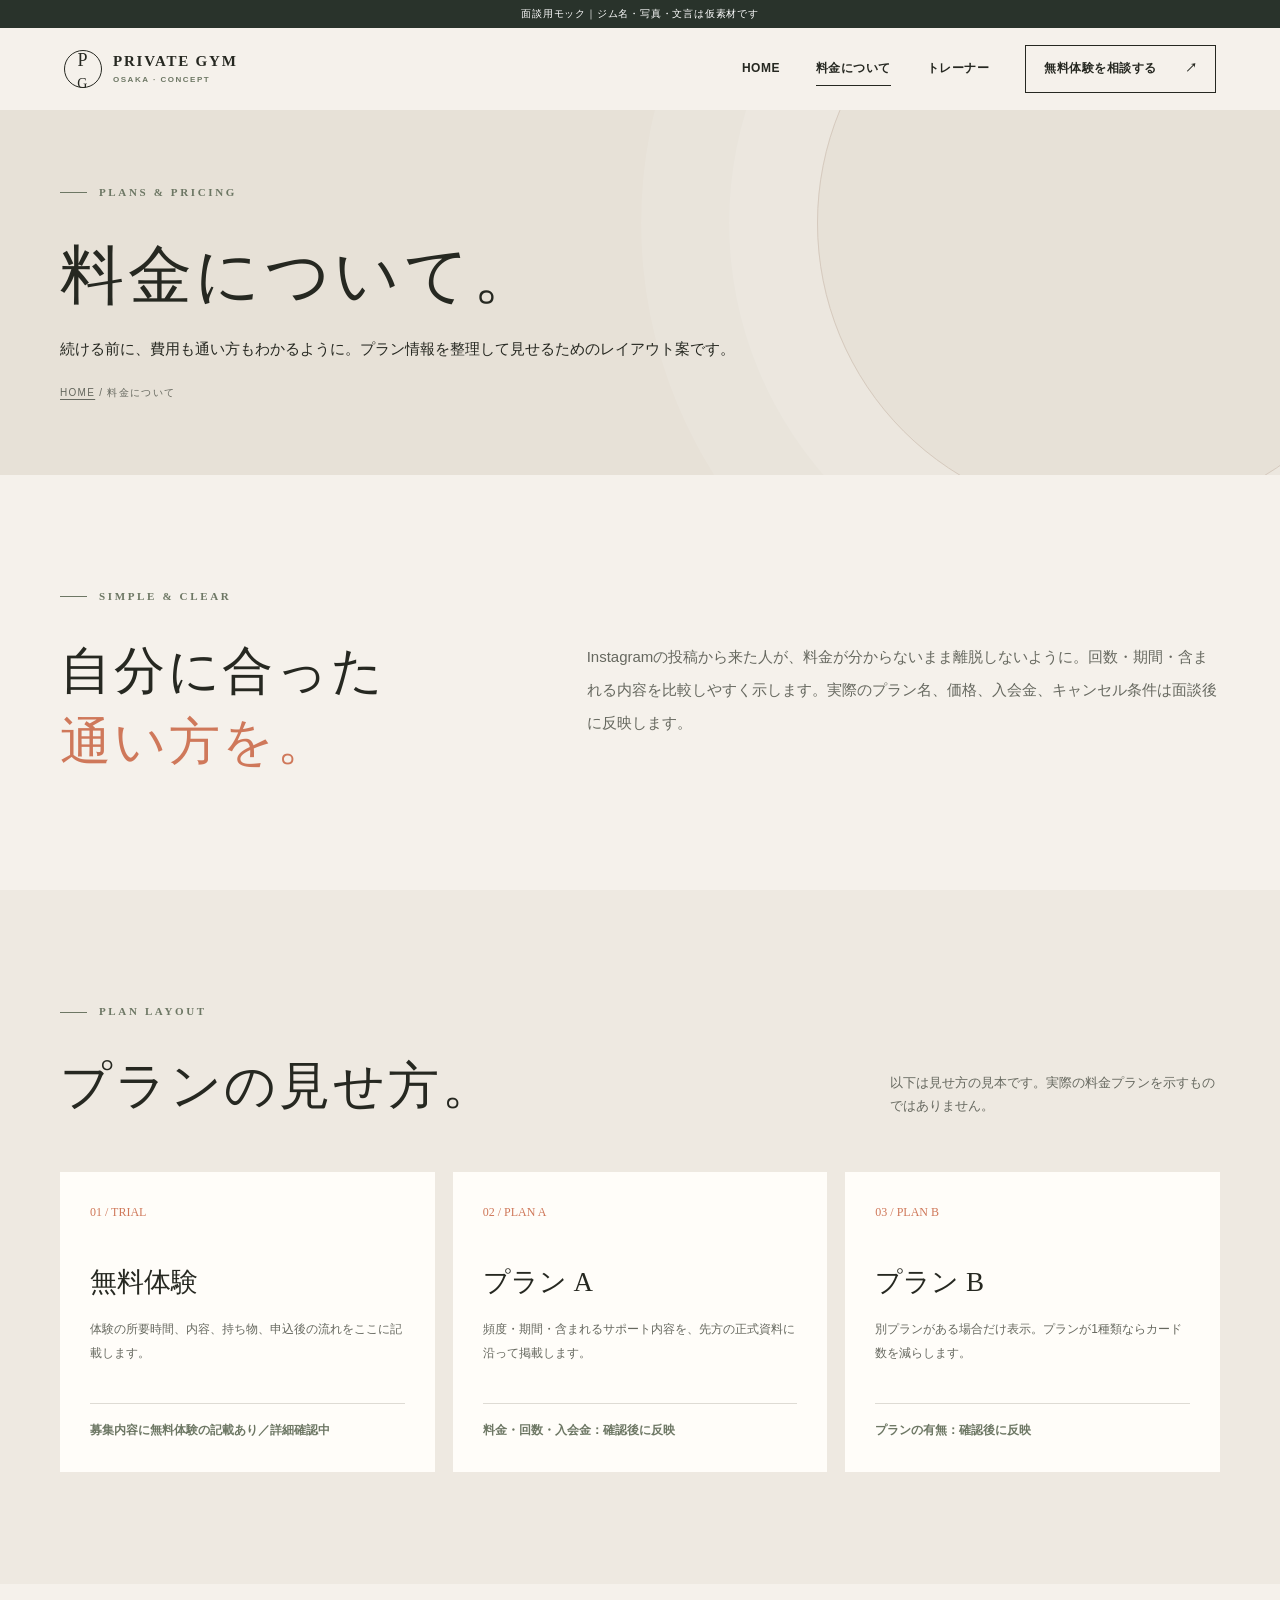
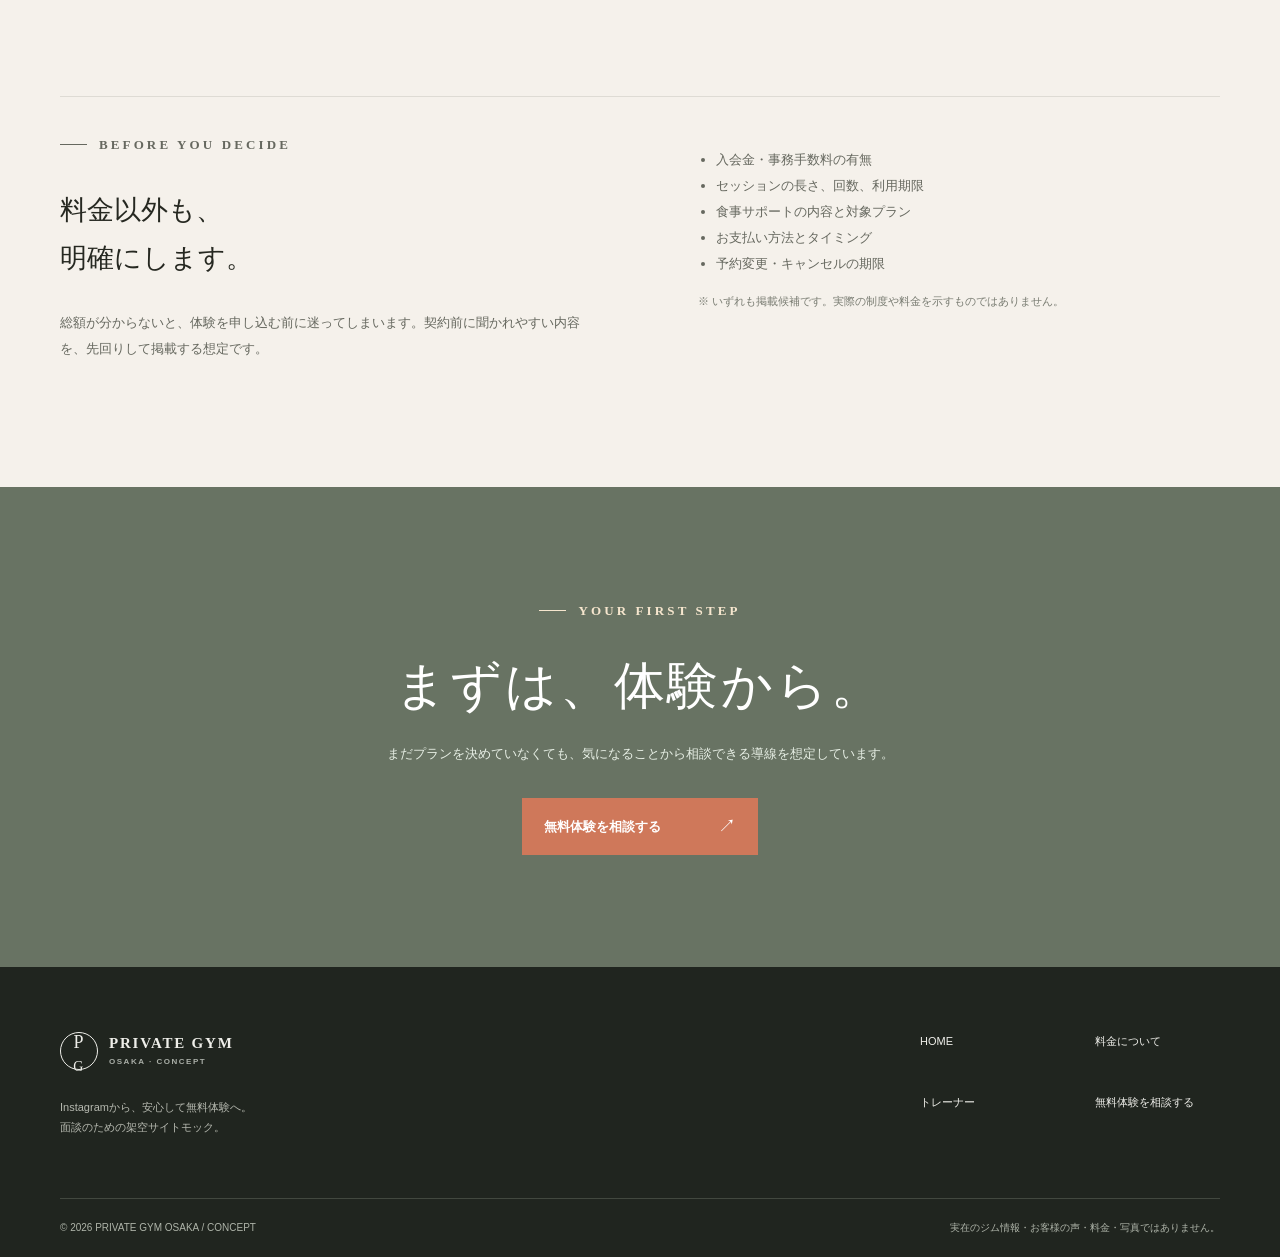
<file: gym/pricing.html>
<!doctype html>
<html lang="ja">
<head><meta charset="utf-8"><meta name="viewport" content="width=device-width, initial-scale=1"><meta name="theme-color" content="#f5f1eb"><meta name="description" content="大阪の完全個室パーソナルジムを想定した、料金ページの面談用モックです。"><title>料金について | PRIVATE GYM OSAKA — 提案用モック</title><link rel="stylesheet" href="styles.css"><script defer src="script.js"></script></head>
<body>
  <div class="sample-ribbon">面談用モック｜ジム名・写真・文言は仮素材です</div>
  <header class="site-header"><a class="brand" href="index.html" aria-label="トップページへ"><span class="brand-mark" aria-hidden="true">P<span>G</span></span><span class="brand-type">PRIVATE GYM<br><small>OSAKA · CONCEPT</small></span></a><nav class="desktop-nav" aria-label="メインメニュー"><a href="index.html">HOME</a><a class="active" href="pricing.html">料金について</a><a href="trainer.html">トレーナー</a><a class="nav-cta" href="index.html#reserve">無料体験を相談する <span aria-hidden="true">↗</span></a></nav><button class="menu-button" type="button" aria-expanded="false" aria-controls="mobile-nav" aria-label="メニューを開く"><span></span><span></span></button></header>
  <nav id="mobile-nav" class="mobile-nav" aria-label="モバイルメニュー" hidden><a href="index.html">HOME</a><a href="pricing.html">料金について</a><a href="trainer.html">トレーナー</a><a href="index.html#reserve">無料体験を相談する ↗</a></nav>
  <main><section class="inner-hero"><div class="wrap"><p class="eyebrow"><span class="eyebrow-line"></span> PLANS & PRICING</p><h1>料金について。</h1><p>続ける前に、費用も通い方もわかるように。プラン情報を整理して見せるためのレイアウト案です。</p><div class="breadcrumb"><a href="index.html">HOME</a> / 料金について</div></div></section>
    <section class="page-intro section-pad wrap"><div><p class="eyebrow"><span class="eyebrow-line"></span> SIMPLE & CLEAR</p><h2>自分に合った<br><em>通い方を。</em></h2></div><p>Instagramの投稿から来た人が、料金が分からないまま離脱しないように。回数・期間・含まれる内容を比較しやすく示します。実際のプラン名、価格、入会金、キャンセル条件は面談後に反映します。</p></section>
    <section class="experience section-pad"><div class="wrap"><div class="section-top"><div><p class="eyebrow"><span class="eyebrow-line"></span> PLAN LAYOUT</p><h2>プランの見せ方。</h2></div><p class="section-top-copy">以下は見せ方の見本です。実際の料金プランを示すものではありません。</p></div><div class="pricing-layout"><article class="price-card"><span class="number">01 / TRIAL</span><h3>無料体験</h3><p>体験の所要時間、内容、持ち物、申込後の流れをここに記載します。</p><div class="pending">募集内容に無料体験の記載あり／詳細確認中</div></article><article class="price-card"><span class="number">02 / PLAN A</span><h3>プラン A</h3><p>頻度・期間・含まれるサポート内容を、先方の正式資料に沿って掲載します。</p><div class="pending">料金・回数・入会金：確認後に反映</div></article><article class="price-card"><span class="number">03 / PLAN B</span><h3>プラン B</h3><p>別プランがある場合だけ表示。プランが1種類ならカード数を減らします。</p><div class="pending">プランの有無：確認後に反映</div></article></div></div></section>
    <section class="section-pad wrap"><div class="inclusion"><div><p class="eyebrow"><span class="eyebrow-line"></span> BEFORE YOU DECIDE</p><h3>料金以外も、<br>明確にします。</h3><p>総額が分からないと、体験を申し込む前に迷ってしまいます。契約前に聞かれやすい内容を、先回りして掲載する想定です。</p></div><div><ul><li>入会金・事務手数料の有無</li><li>セッションの長さ、回数、利用期限</li><li>食事サポートの内容と対象プラン</li><li>お支払い方法とタイミング</li><li>予約変更・キャンセルの期限</li></ul><p class="content-note">※ いずれも掲載候補です。実際の制度や料金を示すものではありません。</p></div></div></section>
    <section class="page-cta section-pad"><div class="wrap"><p class="eyebrow light"><span class="eyebrow-line"></span> YOUR FIRST STEP</p><h2>まずは、体験から。</h2><p>まだプランを決めていなくても、気になることから相談できる導線を想定しています。</p><a class="button button-coral" href="index.html#reserve">無料体験を相談する <span aria-hidden="true">↗</span></a></div></section>
  </main>
  <footer class="site-footer"><div class="wrap footer-inner"><div><a class="brand footer-brand" href="index.html"><span class="brand-mark" aria-hidden="true">P<span>G</span></span><span class="brand-type">PRIVATE GYM<br><small>OSAKA · CONCEPT</small></span></a><p>Instagramから、安心して無料体験へ。<br>面談のための架空サイトモック。</p></div><div class="footer-links"><a href="index.html">HOME</a><a href="pricing.html">料金について</a><a href="trainer.html">トレーナー</a><a href="index.html#reserve">無料体験を相談する</a></div></div><div class="wrap footer-bottom"><span>© 2026 PRIVATE GYM OSAKA / CONCEPT</span><span>実在のジム情報・お客様の声・料金・写真ではありません。</span></div></footer><a class="sticky-cta" href="index.html#reserve">無料体験を相談する <span aria-hidden="true">↗</span></a>
</body></html>
</file>
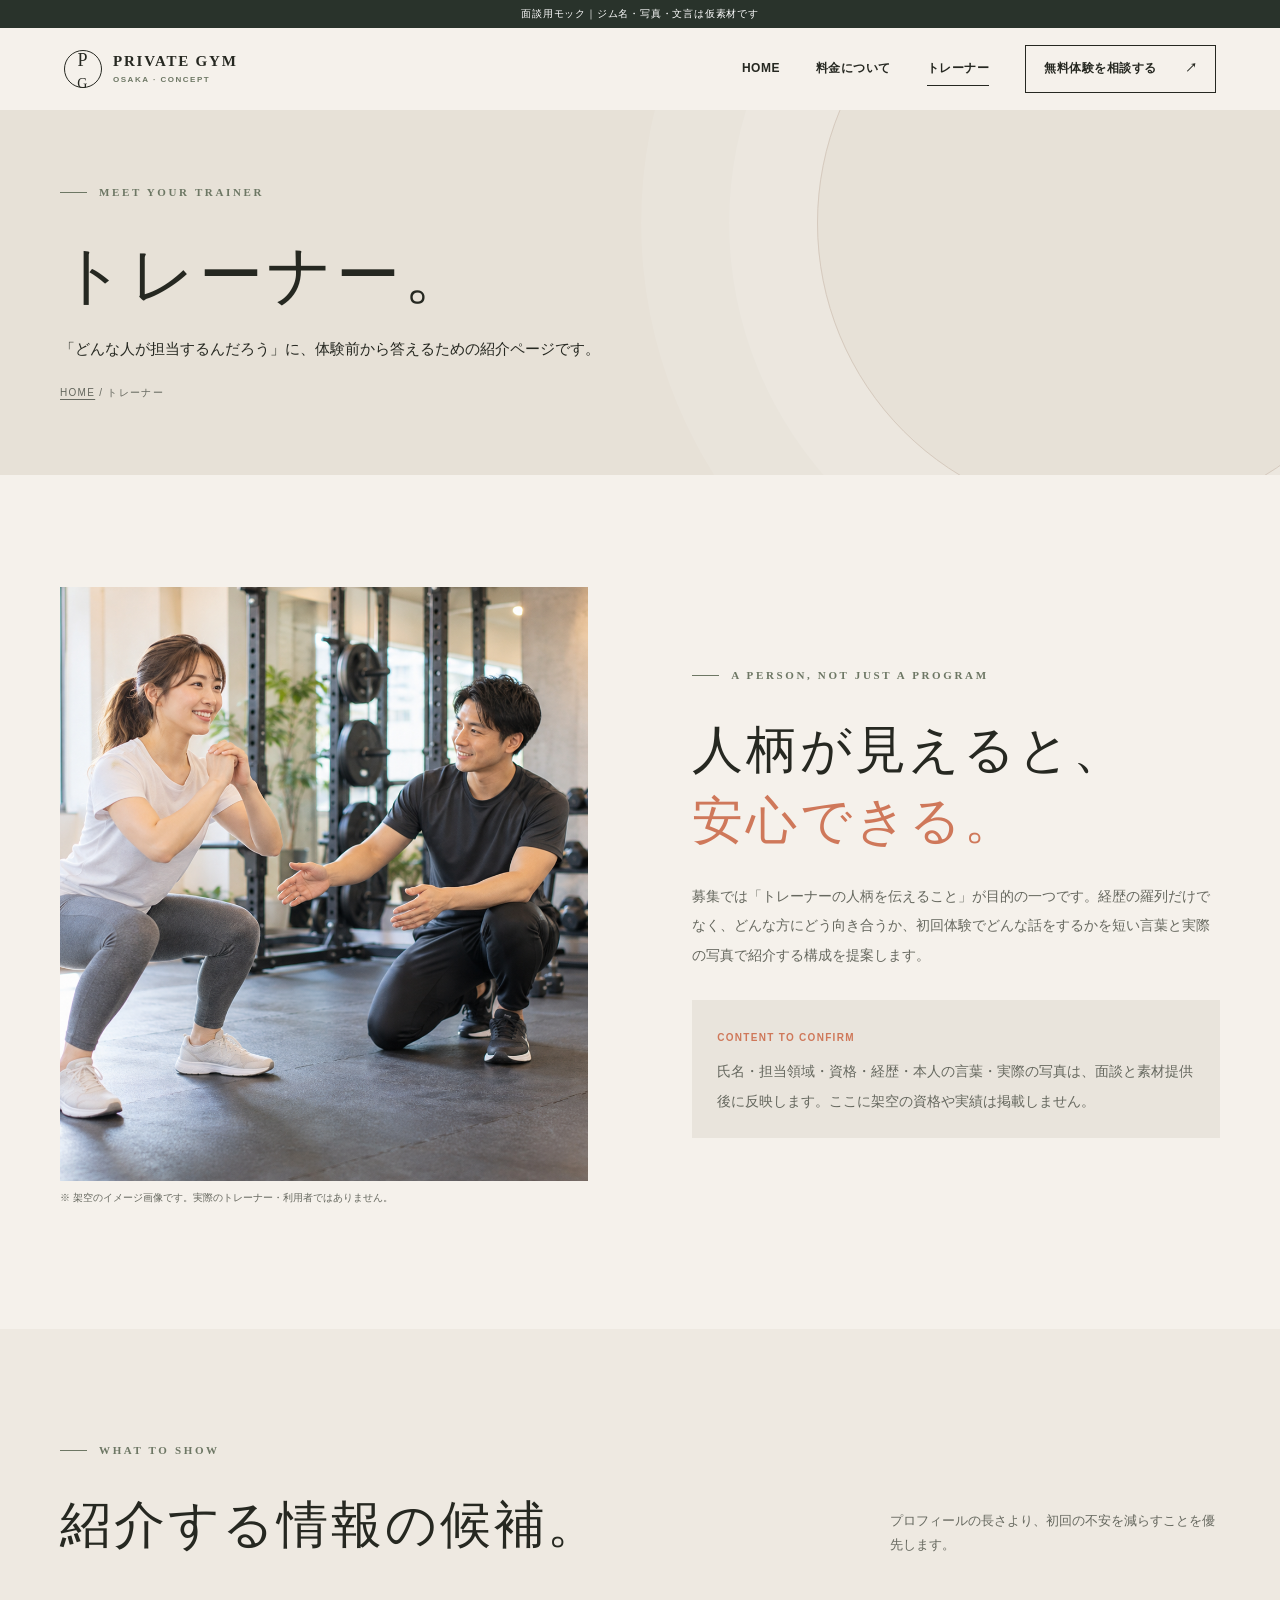
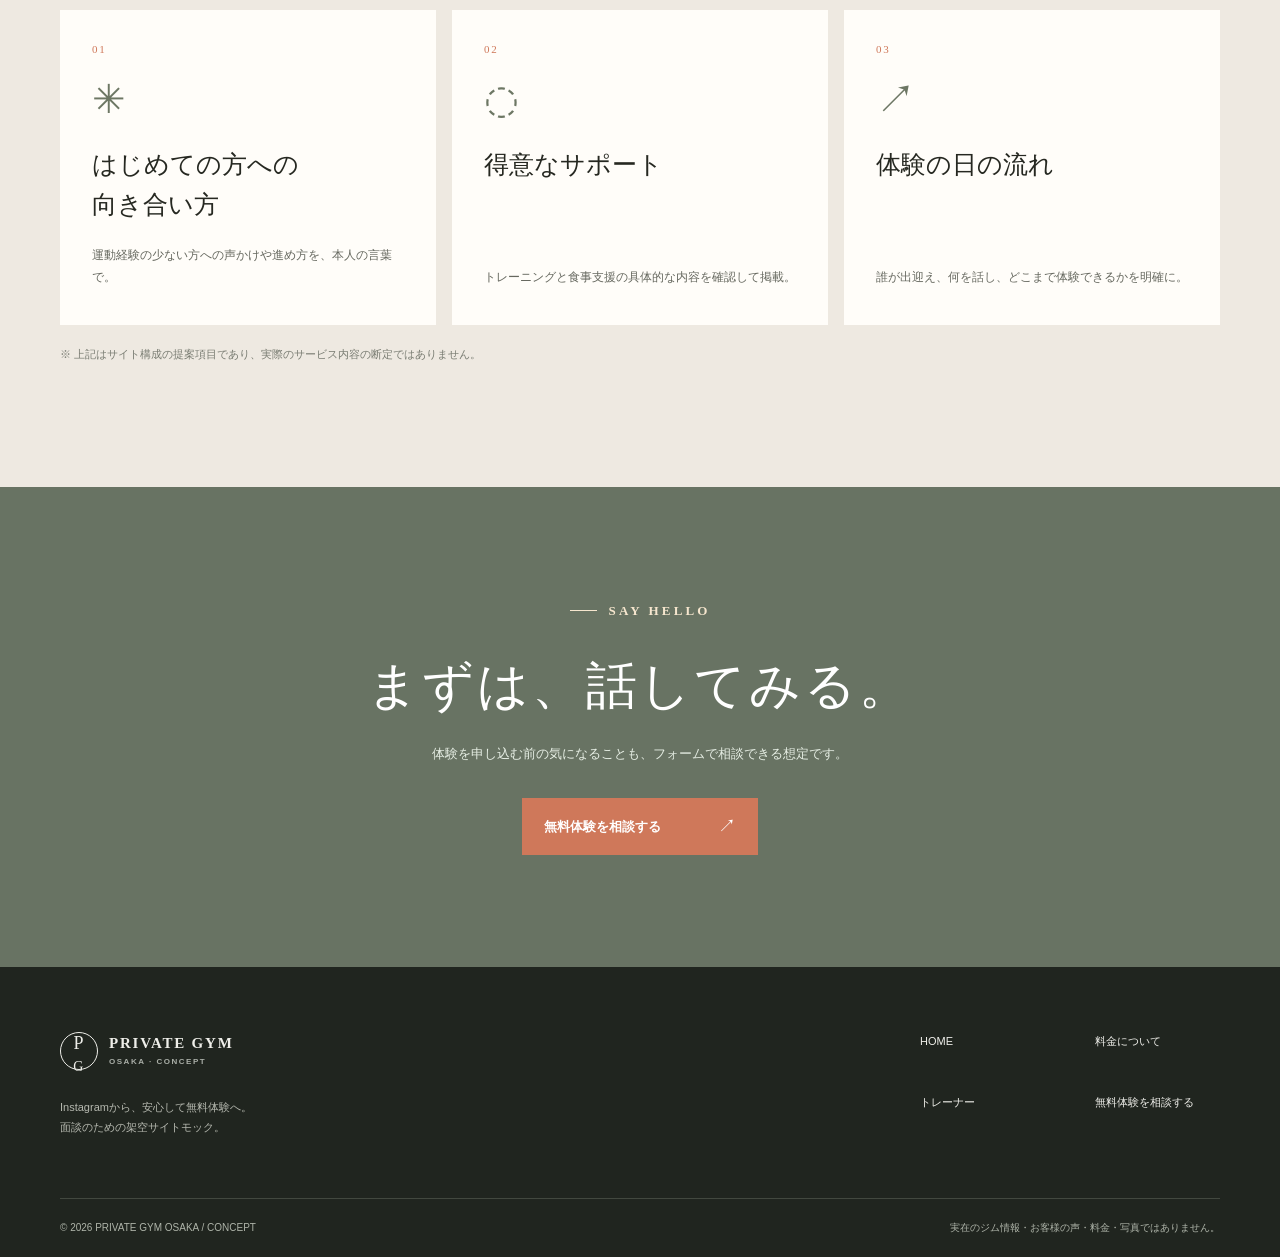
<file: gym/trainer.html>
<!doctype html>
<html lang="ja">
<head><meta charset="utf-8"><meta name="viewport" content="width=device-width, initial-scale=1"><meta name="theme-color" content="#f5f1eb"><meta name="description" content="大阪の完全個室パーソナルジムを想定した、トレーナー紹介ページの面談用モックです。"><title>トレーナー | PRIVATE GYM OSAKA — 提案用モック</title><link rel="stylesheet" href="styles.css"><script defer src="script.js"></script></head>
<body>
  <div class="sample-ribbon">面談用モック｜ジム名・写真・文言は仮素材です</div>
  <header class="site-header"><a class="brand" href="index.html" aria-label="トップページへ"><span class="brand-mark" aria-hidden="true">P<span>G</span></span><span class="brand-type">PRIVATE GYM<br><small>OSAKA · CONCEPT</small></span></a><nav class="desktop-nav" aria-label="メインメニュー"><a href="index.html">HOME</a><a href="pricing.html">料金について</a><a class="active" href="trainer.html">トレーナー</a><a class="nav-cta" href="index.html#reserve">無料体験を相談する <span aria-hidden="true">↗</span></a></nav><button class="menu-button" type="button" aria-expanded="false" aria-controls="mobile-nav" aria-label="メニューを開く"><span></span><span></span></button></header>
  <nav id="mobile-nav" class="mobile-nav" aria-label="モバイルメニュー" hidden><a href="index.html">HOME</a><a href="pricing.html">料金について</a><a href="trainer.html">トレーナー</a><a href="index.html#reserve">無料体験を相談する ↗</a></nav>
  <main><section class="inner-hero"><div class="wrap"><p class="eyebrow"><span class="eyebrow-line"></span> MEET YOUR TRAINER</p><h1>トレーナー。</h1><p>「どんな人が担当するんだろう」に、体験前から答えるための紹介ページです。</p><div class="breadcrumb"><a href="index.html">HOME</a> / トレーナー</div></div></section>
    <section class="trainer-layout section-pad wrap"><div><img src="assets/session-concept.png" alt="トレーナーが利用者の運動をサポートするイメージ画像" loading="lazy"><p class="image-note">※ 架空のイメージ画像です。実際のトレーナー・利用者ではありません。</p></div><div class="trainer-copy"><p class="eyebrow"><span class="eyebrow-line"></span> A PERSON, NOT JUST A PROGRAM</p><h2>人柄が見えると、<br><em>安心できる。</em></h2><p>募集では「トレーナーの人柄を伝えること」が目的の一つです。経歴の羅列だけでなく、どんな方にどう向き合うか、初回体験でどんな話をするかを短い言葉と実際の写真で紹介する構成を提案します。</p><div class="trainer-placeholder"><span>CONTENT TO CONFIRM</span><p>氏名・担当領域・資格・経歴・本人の言葉・実際の写真は、面談と素材提供後に反映します。ここに架空の資格や実績は掲載しません。</p></div></div></section>
    <section class="experience section-pad"><div class="wrap"><div class="section-top"><div><p class="eyebrow"><span class="eyebrow-line"></span> WHAT TO SHOW</p><h2>紹介する情報の候補。</h2></div><p class="section-top-copy">プロフィールの長さより、初回の不安を減らすことを優先します。</p></div><div class="feature-grid"><article class="feature-card"><span class="feature-no">01</span><div class="feature-glyph" aria-hidden="true">✳</div><h3>はじめての方への<br>向き合い方</h3><p>運動経験の少ない方への声かけや進め方を、本人の言葉で。</p></article><article class="feature-card"><span class="feature-no">02</span><div class="feature-glyph" aria-hidden="true">◌</div><h3>得意なサポート</h3><p>トレーニングと食事支援の具体的な内容を確認して掲載。</p></article><article class="feature-card"><span class="feature-no">03</span><div class="feature-glyph" aria-hidden="true">↗</div><h3>体験の日の流れ</h3><p>誰が出迎え、何を話し、どこまで体験できるかを明確に。</p></article></div><p class="content-note" style="margin-top:20px">※ 上記はサイト構成の提案項目であり、実際のサービス内容の断定ではありません。</p></div></section>
    <section class="page-cta section-pad"><div class="wrap"><p class="eyebrow light"><span class="eyebrow-line"></span> SAY HELLO</p><h2>まずは、話してみる。</h2><p>体験を申し込む前の気になることも、フォームで相談できる想定です。</p><a class="button button-coral" href="index.html#reserve">無料体験を相談する <span aria-hidden="true">↗</span></a></div></section>
  </main>
  <footer class="site-footer"><div class="wrap footer-inner"><div><a class="brand footer-brand" href="index.html"><span class="brand-mark" aria-hidden="true">P<span>G</span></span><span class="brand-type">PRIVATE GYM<br><small>OSAKA · CONCEPT</small></span></a><p>Instagramから、安心して無料体験へ。<br>面談のための架空サイトモック。</p></div><div class="footer-links"><a href="index.html">HOME</a><a href="pricing.html">料金について</a><a href="trainer.html">トレーナー</a><a href="index.html#reserve">無料体験を相談する</a></div></div><div class="wrap footer-bottom"><span>© 2026 PRIVATE GYM OSAKA / CONCEPT</span><span>実在のジム情報・お客様の声・料金・写真ではありません。</span></div></footer><a class="sticky-cta" href="index.html#reserve">無料体験を相談する <span aria-hidden="true">↗</span></a>
</body></html>
</file>
<file: design.css>
/* KAZUMA — cinematic blue portfolio. Original artwork is typography and lines. */
:root {
  --navy: #164a6d;
  --teal: #146da3;
  --ink: #173047;
  --muted: #536875;
  --line: #d1dce2;
  --paper: #f3f6f7;
  --orange: #dca77a;
}
* { box-sizing: border-box; }
html { scroll-behavior: smooth; scroll-padding-top: 84px; }
body {
  margin: 0;
  background: var(--paper);
  color: var(--ink);
  font-family: "Hiragino Kaku Gothic ProN", "Yu Gothic", Meiryo, sans-serif;
  line-height: 1.8;
  overflow-x: hidden;
}
::selection { background: #bbddec; color: #12324c; }
.wrap { max-width: 1320px; margin-inline: auto; padding-inline: 48px; }
a:focus-visible, button:focus-visible, input:focus-visible, select:focus-visible {
  outline: 3px solid #f2b982;
  outline-offset: 3px;
}
header {
  position: absolute;
  inset: 0 0 auto;
  z-index: 20;
  background: transparent;
  border: 0;
  backdrop-filter: none;
  color: #fff;
}
header .wrap { max-width: none; min-height: 82px; padding-inline: clamp(24px, 5vw, 82px); }
.brand { gap: 12px; font-size: 13px; letter-spacing: .14em; }
.monogram {
  width: 32px;
  height: 32px;
  color: #fff;
  background: transparent;
  border: 1px solid #fff9;
}
.brand .monogram:after { display: none; }
header nav { gap: clamp(14px, 2.2vw, 34px); font-size: 11px; font-weight: 700; letter-spacing: .06em; }
header nav a { color: #e4f0f5; }
header nav a:hover { color: #fff; }
header nav a:after { background: #fff; }
.scroll-track { height: 2px; }
.scroll-progress { background: #c9e8f5; box-shadow: none; }

.hero.cinematic-hero {
  position: relative;
  display: block;
  width: 100%;
  min-height: min(900px, 100vh);
  margin: 0;
  padding: 0;
  overflow: hidden;
  color: #fff;
  background: #16537b;
  isolation: isolate;
  transition: background-color .65s ease;
}
.hero.cinematic-hero[data-scene="1"] { background: #235b73; }
.hero.cinematic-hero[data-scene="2"] { background: #304f76; }
.hero.cinematic-hero:before,
.hero.cinematic-hero:after { display: none; }
.hero-art { position: absolute; inset: 0; z-index: -1; pointer-events: none; overflow: hidden; }
.hero-art-grid {
  position: absolute;
  inset: 0;
  background-image:
    repeating-linear-gradient(90deg, transparent 0, transparent calc(12.5% - 1px), #d5ebf215 12.5%),
    repeating-linear-gradient(0deg, transparent 0, transparent calc(25% - 1px), #d5ebf20e 25%);
  opacity: .75;
}
.hero-art-number {
  position: absolute;
  top: 5%;
  right: 2%;
  color: transparent;
  -webkit-text-stroke: 2px #e6f6ff48;
  font: 900 clamp(360px, 52vw, 760px)/.9 Impact, "Arial Black", sans-serif;
  letter-spacing: -.12em;
  transform: skewX(-9deg);
  user-select: none;
  transition: transform .75s ease, opacity .75s ease;
}
.hero[data-scene="1"] .hero-art-number { transform: skewX(-9deg) translateX(-3%); }
.hero[data-scene="2"] .hero-art-number { transform: skewX(-9deg) translateX(3%); }
.hero-art-rule {
  position: absolute;
  right: -10vw;
  bottom: 19%;
  width: 60vw;
  height: 1px;
  background: #e2f5fb66;
  transform: rotate(-24deg);
}
.hero-inner {
  width: min(100%, 1600px);
  min-height: min(900px, 100vh);
  margin-inline: auto;
  padding: 120px clamp(26px, 6vw, 100px) 34px;
  display: flex;
  flex-direction: column;
  justify-content: space-between;
  position: relative;
  z-index: 1;
}
.hero-meta {
  display: flex;
  justify-content: space-between;
  gap: 20px;
  color: #c7e6f5;
  font-size: 10px;
  font-weight: 700;
  letter-spacing: .22em;
}
.hero-stage { display: grid; align-items: center; min-height: 460px; }
.hero-slide { grid-area: 1 / 1; animation: slideReveal .5s ease both; }
.hero-slide[hidden] { display: none; }
.hero-overline {
  margin: 0 0 20px;
  color: #cee6f1;
  font-size: 12px;
  font-weight: 700;
  letter-spacing: .25em;
}
.hero-slide h1 {
  margin: 0;
  color: #fff;
  max-width: 1180px;
  font-size: clamp(58px, 7.3vw, 116px);
  line-height: 1.23;
  letter-spacing: -.07em;
  font-weight: 800;
  text-wrap: balance;
}
.hero-slide > p:not(.hero-overline) {
  max-width: 540px;
  margin: 30px 0 0;
  color: #e6f2f5;
  font-size: 16px;
  line-height: 2;
}
.hero-cta {
  display: inline-flex;
  align-items: center;
  justify-content: space-between;
  gap: 34px;
  min-width: 210px;
  margin-top: 32px;
  padding: 13px 0;
  color: #fff;
  border-bottom: 1px solid #fff;
  font-size: 13px;
  font-weight: 700;
  text-decoration: none;
  transition: gap .2s ease;
}
.hero-cta:hover { gap: 45px; }
.hero-bottom {
  display: grid;
  grid-template-columns: auto minmax(0, 1fr) auto;
  gap: clamp(22px, 3vw, 55px);
  align-items: end;
  border-top: 1px solid #d6ecf46e;
  padding-top: 23px;
}
.hero-counter { display: flex; gap: 8px; align-items: baseline; white-space: nowrap; }
.hero-counter strong { font: 36px/1 Georgia, serif; }
.hero-counter span { font: 14px/1 Georgia, serif; color: #c7e6f5; }
.hero-tabs { display: grid; grid-template-columns: repeat(3, 1fr); gap: 12px; }
.hero-tabs button {
  min-width: 0;
  text-align: left;
  padding: 12px 0 4px;
  border: 0;
  border-top: 1px solid #cce6f177;
  border-radius: 0;
  background: transparent;
  color: #c9e3ed;
  font-size: 11px;
  font-weight: 700;
  letter-spacing: .14em;
}
.hero-tabs button[aria-selected="true"] { border-top: 3px solid #fff; padding-top: 10px; color: #fff; }
.hero-tabs button:hover:not(:disabled) { color: #fff; background: transparent; border-color: #fff; }
.hero-controls { display: flex; gap: 8px; }
.hero-controls button {
  width: 43px;
  height: 43px;
  padding: 0;
  display: grid;
  place-items: center;
  border: 1px solid #d5eaf3;
  border-radius: 50%;
  color: #fff;
  background: transparent;
  font-size: 18px;
}
.hero-controls button:hover { color: #164a6d; background: #fff; }
@keyframes slideReveal {
  from { opacity: 0; transform: translateY(14px); }
  to { opacity: 1; transform: translateY(0); }
}

.page-content { padding-top: 0; }
.chapter-nav {
  display: grid;
  grid-template-columns: repeat(3, 1fr);
  border-top: 1px solid #aebfc9;
  border-bottom: 1px solid #aebfc9;
  margin: 0 0 115px;
}
.chapter-nav a {
  display: grid;
  grid-template-columns: 1fr auto;
  gap: 5px 15px;
  align-content: center;
  min-height: 118px;
  padding: 22px 28px;
  border-right: 1px solid #c3d0d7;
  text-decoration: none;
  transition: background .2s ease;
}
.chapter-nav a:first-child { padding-left: 0; }
.chapter-nav a:last-child { border-right: 0; }
.chapter-nav a:hover { background: #e3ebef; }
.chapter-nav span {
  grid-column: 1 / -1;
  color: var(--teal);
  font-size: 10px;
  letter-spacing: .12em;
  font-weight: 700;
}
.chapter-nav strong { font-size: 17px; letter-spacing: -.025em; }
.chapter-nav i { font-size: 17px; font-style: normal; }

section { margin-bottom: 125px; }
.section-head {
  grid-template-columns: minmax(250px, .9fr) minmax(0, 1fr);
  gap: 60px;
  align-items: end;
  margin-bottom: 48px;
}
.section-head h2 {
  color: var(--ink);
  font-size: clamp(32px, 3.7vw, 52px);
  line-height: 1.35;
  letter-spacing: -.055em;
}
.section-head p { color: var(--muted); max-width: 560px; font-size: 13px; line-height: 2; }
.label { color: var(--teal); font-size: 10px; font-weight: 700; letter-spacing: .16em; }
.case {
  display: grid;
  grid-template-columns: 88px minmax(0, 1.02fr) minmax(0, .98fr);
  gap: 33px;
  padding: 42px 0;
  border-top: 1px solid #b8cbd5;
  transition: none;
}
.case:hover { transform: none; }
.case-no { color: var(--teal); font: 50px/1 Georgia, serif; }
.case h3 { margin: 0 0 16px; font-size: clamp(22px, 2.1vw, 30px); line-height: 1.45; letter-spacing: -.04em; }
.case p { font-size: 13px; line-height: 1.95; color: var(--muted); }
.case-detail { border-color: #bacbd5; padding-left: 26px; font-size: 12px; }
.case-detail dt { color: var(--teal); }
.case-detail dd { line-height: 1.8; }
.tags span { background: transparent; border: 1px solid #c0d0d9; color: #4d6573; padding: 2px 7px; }
.notice { border-color: var(--teal); background: #e7eff2; }

.finder {
  display: grid;
  grid-template-columns: .9fr 1.1fr;
  gap: 50px;
  padding: 50px;
  margin-bottom: 125px;
  color: var(--ink);
  background: #e0eaf0;
  box-shadow: none;
  border-radius: 0;
}
.finder:after { display: none; }
.finder .label { color: var(--teal) !important; }
.finder h2 { color: var(--ink); font-size: clamp(28px, 3vw, 41px); }
.finder-copy > p { color: var(--muted); line-height: 2; }
.finder-options { gap: 8px; }
.finder-options button {
  padding: 13px 12px;
  color: var(--ink);
  text-align: left;
  border: 1px solid #aabec9;
  border-radius: 0;
  background: transparent;
}
.finder-options button[aria-pressed="true"] {
  color: #fff;
  border-color: var(--navy);
  background: var(--navy);
  box-shadow: none;
}
.finder-result { min-height: 0; padding: 32px; color: var(--ink); background: #f8fafb; border-radius: 0; }
.finder-kicker, .result-link { color: var(--teal); }
.finder-grid div { background: transparent; border-color: var(--line); }
.finder-grid small { color: var(--muted); }

.demo, .demo-panel, .lab-card, .engagement {
  border: 1px solid var(--line);
  border-radius: 0;
  background: #fff;
  box-shadow: none;
  transition: none;
}
.demo:hover, .demo-panel:hover, .engagement:hover { box-shadow: none; }
.demo { padding: 34px; }
.demo-head { padding-bottom: 18px; border-bottom: 1px solid var(--line); }
.demo h3, .engagement h3 { font-size: 22px; }
.demo-badge { color: #42647a; background: #e4eef3; border-radius: 0; }
.step { background: #edf3f6; }
.step.active { color: var(--teal); background: #dcecf4; }
.step.active:after { animation: none; }
.ticket, .check-row, .audit-log { background: #f2f6f8; }
.log, .sync-console, .spec-output { color: #e8f3f6; background: #174a6d; border-radius: 0; }
.log h4 { color: #bfe4f4; }
button { color: #fff; background: var(--navy); border-color: var(--navy); border-radius: 0; font-weight: 600; }
button:hover:not(:disabled) { background: #2676a4; border-color: #2676a4; }
button.secondary { color: var(--navy); border-color: #8eafc1; background: transparent; }
button.secondary:hover:not(:disabled) { color: var(--navy); background: #e7f1f5; }
button:disabled { opacity: .4; }
.demo-tabs { gap: 0; border-bottom: 1px solid var(--line); }
.demo-tabs button {
  padding: 14px 20px;
  color: var(--muted);
  background: transparent;
  border: 0;
  border-bottom: 2px solid transparent;
  border-radius: 0;
}
.demo-tabs button[aria-selected="true"] {
  color: var(--navy);
  background: transparent;
  border: 0;
  border-bottom: 2px solid var(--navy);
}
.demo-panel { padding: 30px; border-top: 0; }
.demo-panel input, .demo-panel select, .lab-card input[type="number"], .lab-card select {
  background: #fff;
  border-color: #b5c8d2;
  border-radius: 0;
}
.kpis div { background: #e7f0f4; border-color: var(--teal); }
.kpis div:hover { transform: none; }
th { background: #e8f0f4; }
.pill { border-radius: 0; background: #dcebf2; color: #245b79; }
.project-editor, .lab-card, .check-row, .audit-log { border-radius: 0; }
.lab-no { color: var(--teal); }
.spec-meter span { background: #9bd9ef; }
.spec-list span { border-radius: 0; }
.permission-state { background: #e5f0f5; }
.permission-state b { color: var(--teal); }
.permission-actions button { border-radius: 0; }
.engagement { padding: 38px; border-top: 3px solid var(--navy); }
.engagement strong { color: var(--teal); }
.process article { border-color: var(--navy); }
.process b { color: var(--teal); }
.contact { color: #fff; background: #174a6d; border-radius: 0; padding: 48px; }
.contact .label { color: #bfe4f4 !important; }
.contact p, .contact .note { color: #d8e9f0; }
footer { border-color: var(--line); }
.print-button { color: var(--muted); }
.js-motion [data-reveal] { opacity: 1; transform: none; transition: none; }

@media (max-width: 900px) {
  .hero-inner { min-height: 760px; }
  .hero-slide h1 { font-size: clamp(54px, 8vw, 82px); }
  .section-head { gap: 35px; }
  .finder { gap: 26px; }
}
@media (max-width: 760px) {
  .wrap { padding-inline: 22px; }
  header .wrap { min-height: 68px; padding-inline: 22px; }
  header nav a { display: none; }
  header nav a[href="#experience"], header nav a[href="#demo"], header nav a[href="#work"] { display: block; }
  header nav { gap: 15px; font-size: 10px; }
  .hero.cinematic-hero { min-height: 730px; }
  .hero-inner { min-height: 730px; padding: 100px 24px 24px; }
  .hero-meta span:last-child { display: none; }
  .hero-stage { min-height: 410px; }
  .hero-slide h1 { font-size: clamp(45px, 9vw, 65px); }
  .hero-slide > p:not(.hero-overline) { font-size: 13px; margin-top: 24px; }
  .hero-art-number { top: 18%; right: -12%; font-size: 520px; opacity: .7; }
  .hero-bottom { grid-template-columns: auto 1fr; gap: 18px; }
  .hero-tabs { grid-column: 1 / -1; grid-row: 1; }
  .hero-counter { grid-row: 2; }
  .hero-controls { grid-row: 2; justify-self: end; }
  .chapter-nav { grid-template-columns: 1fr; margin-bottom: 80px; }
  .chapter-nav a { min-height: 82px; padding: 16px 0; border-right: 0; border-bottom: 1px solid var(--line); }
  .chapter-nav a:last-child { border-bottom: 0; }
  .section-head, .system-lab .section-head { grid-template-columns: 1fr; gap: 14px; }
  .section-head h2 { font-size: 34px; }
  .case { grid-template-columns: 45px minmax(0, 1fr); gap: 18px; }
  .case-no { font-size: 36px; }
  .case-detail { grid-column: 2; }
  .finder { grid-template-columns: 1fr; padding: 28px; }
  .finder-options, .finder-grid { grid-template-columns: 1fr 1fr; }
  .lab-grid { grid-template-columns: 1fr; }
  section { margin-bottom: 82px; }
}
@media (max-width: 480px) {
  .brand { font-size: 11px; }
  header nav a[href="#demo"] { display: none; }
  .hero.cinematic-hero { min-height: 700px; }
  .hero-inner { min-height: 700px; padding-inline: 20px; }
  .hero-meta { font-size: 9px; }
  .hero-stage { min-height: 390px; }
  .hero-slide h1 { font-size: clamp(40px, 10.5vw, 52px); }
  .hero-overline { font-size: 10px; }
  .hero-slide > p:not(.hero-overline) { font-size: 12px; }
  .hero-tabs { gap: 5px; }
  .hero-tabs button { font-size: 9px; letter-spacing: .04em; }
  .hero-art-number { right: -24%; }
  .chapter-nav strong { font-size: 16px; }
  .finder-options, .finder-grid { grid-template-columns: 1fr; }
  .finder-result { padding: 22px; }
  .demo, .demo-panel { padding: 20px; }
  .contact { padding: 28px; }
}
@media (prefers-reduced-motion: reduce) {
  *, *:before, *:after { animation: none !important; scroll-behavior: auto !important; transition: none !important; }
}
@media print {
  header { position: static; color: var(--ink); }
  nav, .hero-controls, .hero-tabs, .chapter-nav { display: none; }
  .hero.cinematic-hero, .hero-inner { min-height: 0; }
  .hero.cinematic-hero { background: #fff; color: var(--ink); }
  .hero-inner { padding: 20px 0; }
  .hero-slide h1, .hero-cta { color: var(--ink); }
  .hero-slide > p:not(.hero-overline), .hero-overline, .hero-meta { color: var(--muted); }
  .hero-art { display: none; }
}
.hero.cinematic-hero > .hero-art { position: absolute; inset: 0; z-index: 0; }
.chapter-nav a { color: var(--ink); }

/* Case studies and a clearly scoped first engagement. */
.case-link {
  display: inline-block;
  margin-top: 20px;
  padding-bottom: 4px;
  border-bottom: 1px solid currentColor;
  color: var(--teal);
  font-size: 15px;
  font-weight: 700;
  text-decoration: none;
}
.case-link:hover { color: var(--navy); }
.notice a { margin-left: 12px; font-weight: 700; }
.entry-work { padding: 72px 0 86px; border-top: 1px solid var(--line); }
.entry-grid { display: grid; grid-template-columns: repeat(3, 1fr); gap: 1px; background: var(--line); border: 1px solid var(--line); }
.entry-grid article { background: #fff; padding: 28px; }
.entry-grid span { display: block; color: var(--teal); font-size: 14px; font-weight: 800; letter-spacing: .06em; }
.entry-grid h3 { margin: 18px 0 12px; font-size: 22px; line-height: 1.45; }
.entry-grid p { margin: 0; color: var(--muted); font-size: 16px; line-height: 1.85; }
.entry-cta { display: inline-block; margin-top: 28px; padding: 12px 19px; border: 1px solid var(--navy); color: var(--navy); font-size: 15px; font-weight: 700; text-decoration: none; }
.entry-cta:hover { background: var(--navy); color: #fff; }
@media (max-width: 800px) { .entry-grid { grid-template-columns: 1fr; } .entry-work { padding-block: 50px; } }
@media print { .entry-grid { grid-template-columns: repeat(3, 1fr); } .entry-cta { display: none; } }
.case p, .case-detail dd { font-size: 15px; }
.case-detail dt, .tags span { font-size: 13px; }
.section-head p { font-size: 16px; }
</file>
<file: career-lp/style.css>
@charset "utf-8";
:root{--blue:#1854a1;--navy:#163653;--ink:#263f52;--muted:#5d7183;--pale:#eef5fa;--coral:#dc603d;--line:#d6e1e9;--white:#fff}
*{box-sizing:border-box}html{scroll-behavior:smooth;scroll-padding-top:110px}body{margin:0;color:var(--ink);font-family:"Noto Sans JP","Yu Gothic","Hiragino Kaku Gothic ProN",Meiryo,sans-serif;font-size:15px;line-height:1.9;background:#fff}button,input{font:inherit}button,a{-webkit-tap-highlight-color:transparent}button{cursor:pointer}a{color:inherit;text-decoration:none}img{display:block;width:100%;height:auto}h1,h2,h3,p{margin:0}button{border:0}a:focus-visible,button:focus-visible,summary:focus-visible,input:focus-visible{outline:3px solid #ba572e;outline-offset:5px}h1,h2,h3{font-feature-settings:"palt";letter-spacing:.03em;line-height:1.55}h2{font-size:34px;color:var(--navy)}h3{font-size:21px}.skip{position:fixed;top:-100px;left:16px;background:white;padding:8px;z-index:100}.skip:focus{top:12px}.demo-bar{background:#143c63;color:white;display:flex;gap:20px;justify-content:center;font-size:10px;letter-spacing:.13em;padding:5px 24px;line-height:2}.demo-bar span{letter-spacing:.04em}.demo-bar a{margin-left:40px;text-decoration:underline;text-underline-offset:3px}.header{height:90px;display:flex;align-items:center;gap:40px;padding:0 4.6%;background:rgba(255,255,255,.96);position:sticky;top:0;z-index:20;border-bottom:1px solid #edf2f5;backdrop-filter:blur(12px)}.logo{display:flex;align-items:center;gap:9px;flex-shrink:0}.logo img{width:38px}.logo strong{font-family:Arial,sans-serif;font-size:39px;font-weight:700;letter-spacing:-2px;line-height:1}.logo strong span{display:block;font-size:9px;text-align:center;letter-spacing:5px;margin-top:7px}.header nav{margin-left:auto;display:flex;gap:25px;font-size:13px;font-weight:bold}.header nav a:hover,.text-link:hover{color:var(--blue)}.button{display:inline-flex;align-items:center;justify-content:space-between;gap:28px;background:var(--coral);color:#fff;border-radius:7px;font-weight:700;padding:18px 28px;font-size:16px;box-shadow:0 5px 0 rgba(145,56,30,.12);transition:background .2s,transform .2s}.button:hover{background:#c34e2d;transform:translateY(-2px)}.button span{font-size:22px;line-height:1}.button.small{font-size:13px;padding:12px 20px;gap:25px}.hero{position:relative;background:linear-gradient(105deg,#f0f7fb 0%,#f9fbfc 66%,#ecf4f8 100%);padding:77px 5.8% 0;overflow:hidden}.hero-copy{position:relative;z-index:2;width:51%;padding-bottom:80px}.eyebrow{font-size:11px;letter-spacing:.18em;color:var(--blue);font-weight:700;margin-bottom:20px}.hero .eyebrow{font-size:14px;letter-spacing:.1em}.hero h1{font-size:clamp(37px,3.6vw,56px);line-height:1.65;letter-spacing:.035em;color:var(--navy);margin-bottom:25px;white-space:nowrap}.hero h1 span{background:linear-gradient(transparent 75%,#d9e9f5 75%);padding-bottom:3px}.lead{font-size:16px;line-height:2.15;margin-bottom:29px}.hero-cta{min-width:330px}.micro{font-size:11px;margin-top:14px;color:var(--muted);letter-spacing:.03em}.micro span{margin:0 10px}.hero-visual{position:absolute;width:48%;height:510px;right:0;top:43px;border-radius:100px 0 0 15px;overflow:visible}.hero-visual>img{height:100%;object-fit:cover;border-radius:100px 0 0 15px;object-position:61% center}.photo-note{position:absolute;background:white;bottom:22px;left:-26px;padding:22px 28px 20px;box-shadow:0 10px 40px #183f6610;transform:rotate(-3deg);min-width:245px}.photo-note p{font-size:21px;font-weight:bold;line-height:1.7}.tiny{font-size:10px;letter-spacing:.12em;color:var(--blue);font-weight:700}.photo-note .tiny{font-size:8px}.note-line{display:block;width:54px;height:3px;background:#efb759;margin-top:12px}.image-caption{position:absolute;right:20px;bottom:12px;color:white;font-size:9px;text-shadow:0 1px 4px #111}.hero-bottom{display:flex;align-items:center;justify-content:space-between;padding:20px 0;border-top:1px solid #d9e5ee;font-size:10px;letter-spacing:.14em}.hero-bottom>span:nth-child(2){font-size:12px;letter-spacing:.08em}.section{max-width:1240px;margin:0 auto;padding:100px 48px}.section-heading{margin-bottom:46px}.section-heading p:not(.eyebrow){margin-top:18px;color:var(--muted)}.split{display:flex;justify-content:space-between;align-items:end;gap:45px}.split>p{font-size:13px;line-height:2}.split small{font-size:11px}.concerns{display:grid;grid-template-columns:1fr 1.2fr;gap:36px 70px}.concerns h2{font-size:29px}.concern-list p{padding:16px 0;border-bottom:1px solid var(--line);font-size:16px}.concern-list p:first-child{padding-top:0}.concern-list span{color:var(--blue);font-family:Georgia,serif;font-size:24px;margin-right:20px}.bridge{grid-column:1/-1;text-align:center;padding-top:28px;font-size:18px;line-height:2.2}.bridge strong{color:var(--blue);font-weight:600}.concept{display:grid;grid-template-columns:1fr 1fr;gap:80px;padding-top:20px;align-items:center}.concept-image{position:relative;padding-bottom:28px}.concept-image img{height:390px;object-fit:cover;border-radius:7px 65px 7px 7px;object-position:44% center}.concept-image>span{position:absolute;bottom:0;right:-15px;background:var(--blue);color:#fff;padding:12px 22px;font-size:16px;letter-spacing:.1em}.concept h2{margin-bottom:25px}.concept-copy>p:not(.eyebrow){margin:0 0 20px;line-height:2.2}.text-link{display:inline-flex;align-items:center;gap:35px;font-size:14px;font-weight:bold;border-bottom:1px solid var(--blue);padding:8px 0;color:var(--blue);background:none}.reasons{max-width:none;background:var(--pale);padding-left:max(48px,calc((100vw - 1144px)/2));padding-right:max(48px,calc((100vw - 1144px)/2))}.reason-grid{display:grid;grid-template-columns:repeat(3,1fr);gap:44px}.reason-grid article{border-top:1px solid #afc9dc;padding-top:18px}.big-number{font-family:Georgia,serif;color:#6c9bbb;font-size:42px;font-style:italic}.reason-grid h3{margin:10px 0 15px}.reason-grid p{font-size:14px;line-height:2}.support-list article{display:grid;grid-template-columns:70px 1fr 1fr;gap:24px;align-items:center;padding:30px 0;border-bottom:1px solid var(--line)}.support-list article:first-child{border-top:1px solid var(--line)}.support-symbol{display:grid;place-items:center;background:var(--pale);border-radius:50%;width:56px;height:56px;font-size:28px;color:var(--blue)}.support-list h3{font-size:19px;margin-top:5px}.support-list p{font-size:14px;color:var(--muted)}.fields{padding-top:20px}.tabs{display:flex;border-bottom:1px solid var(--line);gap:12px}.tabs button{flex:1;background:#f6f8fa;border-radius:5px 5px 0 0;padding:17px 12px;font-size:14px;color:var(--muted);font-weight:700}.tabs button[aria-selected=true]{background:var(--blue);color:#fff}.job-panel{background:var(--pale);padding:40px 48px;display:grid;grid-template-columns:1.6fr 1fr;gap:64px;align-items:center}.job-panel h3{margin:12px 0}.job-panel p{font-size:14px}.job-tags{display:flex;flex-wrap:wrap;gap:8px}.job-tags span{background:white;border:1px solid #d9e5ec;padding:8px 12px;font-size:12px}.caption{font-size:10px;color:var(--muted);margin-top:14px;line-height:1.8}.stories{background:#f9f8f4;max-width:none;padding-left:max(48px,calc((100vw - 1144px)/2));padding-right:max(48px,calc((100vw - 1144px)/2))}.story-grid{display:grid;grid-template-columns:1fr 1fr;gap:30px}.story-grid article{background:white;padding:35px 40px;border-top:3px solid #9db7cd}.story-grid h3{font-size:24px;margin:20px 0}.story-route{display:flex;align-items:center;gap:12px;flex-wrap:wrap;font-size:11px;margin-bottom:20px}.story-route strong{background:var(--pale);color:var(--blue);padding:6px 10px}.story-grid article>p{font-size:13px;color:var(--muted)}.advisor-layout{display:grid;grid-template-columns:1fr 1fr;gap:70px;margin-top:40px;align-items:center}.advisor-photo{position:relative}.advisor-photo img{height:300px;object-fit:cover;object-position:20% 40%;border-radius:5px 60px 5px 5px}.advisor-photo>span{position:absolute;bottom:15px;left:20px;font-size:9px;letter-spacing:.2em;color:white;text-shadow:0 1px 3px #222}.advisor-label{font-size:11px;color:var(--muted);margin-bottom:12px}.advisor-layout h3{font-size:27px;margin-bottom:20px}.advisor-layout p:not(.caption):not(.advisor-label){font-size:14px}.advisor-points{display:flex;flex-wrap:wrap;gap:9px;margin-top:20px}.advisor-points span{font-size:10px;border:1px solid var(--line);padding:5px 9px}.flow{max-width:none;background:var(--pale);padding-left:max(48px,calc((100vw - 1144px)/2));padding-right:max(48px,calc((100vw - 1144px)/2))}.flow ol{display:grid;grid-template-columns:repeat(4,1fr);gap:33px;list-style:none;padding:0;margin:0}.flow li{border-top:2px solid #bed3e4;position:relative;padding-top:20px}.flow li>span{color:var(--blue);font:italic 31px Georgia,serif}.flow h3{font-size:17px;margin:18px 0 13px}.flow p{font-size:12px;line-height:2}.faq{display:grid;grid-template-columns:.8fr 1.4fr;gap:70px}.faq>div>p:not(.eyebrow){font-size:13px;color:var(--muted);margin-top:20px}.faq details{border-bottom:1px solid var(--line)}.faq details:first-child{border-top:1px solid var(--line)}.faq summary{padding:23px 28px 23px 0;list-style:none;cursor:pointer;position:relative;font-weight:bold;font-size:14px}.faq summary::-webkit-details-marker{display:none}.faq summary:before{content:"Q";font-family:Georgia,serif;font-size:21px;color:var(--blue);margin-right:15px}.faq summary:after{content:"+";position:absolute;right:0;font-size:20px;color:var(--blue)}.faq details[open] summary:after{content:"−"}.faq details>p{padding:0 28px 23px 33px;font-size:13px;color:var(--muted)}.final-cta{background:#e9f2f8;position:relative;overflow:hidden;text-align:center;padding:85px 24px}.final-inner{position:relative;z-index:1}.final-cta h2{font-size:37px}.final-cta p:not(.eyebrow):not(.micro){margin:20px 0 29px;font-size:14px}.final-cta .button{min-width:330px}.watermark{position:absolute;bottom:-140px;right:-10px;color:#dae8f2;font:700 430px Arial,sans-serif;letter-spacing:-30px;line-height:1;pointer-events:none}footer{display:flex;align-items:center;padding:45px 5%;gap:50px;font-size:9px;line-height:2;color:var(--muted)}footer>span{margin-left:auto;white-space:nowrap}footer a:not(.logo){text-decoration:underline;text-underline-offset:3px;margin-right:20px}footer .logo{color:var(--navy)}.mobile-cta{display:none}dialog{border:0;border-radius:16px;padding:45px;width:min(580px,calc(100% - 32px));max-height:90dvh;overflow-y:auto;color:var(--ink);box-shadow:0 20px 70px #17365344}dialog::backdrop{background:#10283dc4;backdrop-filter:blur(5px)}.dialog-close{position:absolute;top:10px;right:14px;background:none;font-size:30px;color:var(--muted);padding:4px 10px}dialog h2{font-size:24px}dialog>p:not(.eyebrow){font-size:12px;margin:10px 0 20px}fieldset{border:0;padding:0;margin:25px 0 22px}legend{font-size:12px;margin-bottom:12px}fieldset label{display:flex;align-items:center;gap:12px;border:1px solid var(--line);padding:13px;margin-bottom:9px;border-radius:6px;font-size:13px;cursor:pointer}fieldset label:has(input:checked){background:var(--pale);border-color:var(--blue)}input[type=checkbox]{accent-color:var(--blue);width:18px;height:18px}dialog .button{width:100%;font-size:14px}dialog .demo-disclaimer{padding-top:16px;border-top:1px solid var(--line);font-size:10px;margin-bottom:0}#form-error{font-size:12px;color:#a33525;margin-top:12px}#consult-result{margin:25px 0}#consult-result p{font-size:13px}.reveal{opacity:0;transform:translateY(20px);transition:opacity .7s,transform .7s}.reveal.visible{opacity:1;transform:none}
@media(min-width:1600px){.hero{padding-left:calc((100vw - 1400px)/2)}.hero-copy{max-width:680px}}
@media(max-width:1100px){.header{gap:20px}.header nav{gap:15px;font-size:11px}.hero{padding-top:60px}.hero h1{font-size:38px}.hero-visual{height:490px;width:46%}.hero-copy{width:56%}.photo-note{min-width:200px;left:0;padding:18px}.photo-note p{font-size:18px}.section{padding:75px 35px}.concept{gap:45px}.support-list article{grid-template-columns:55px 1.1fr 1fr;gap:18px}.support-list h3{font-size:16px}.reason-grid{gap:25px}.faq{gap:35px}.job-panel{gap:30px;padding:32px}.split{gap:25px}footer{gap:25px;flex-wrap:wrap}}
@media(max-width:760px){html{scroll-padding-top:85px}.demo-bar{font-size:8px;gap:8px;padding:5px 7px;flex-wrap:wrap;line-height:1.5}.demo-bar a{display:none}.demo-bar span{font-size:8px}.header{height:70px;padding:0 20px;justify-content:space-between;gap:10px}.header nav{display:none}.logo img{width:30px}.logo strong{font-size:31px}.logo strong span{font-size:7px;margin-top:5px}.button.small{font-size:11px;padding:10px 12px;gap:12px;box-shadow:none}.button.small span{font-size:18px}.hero{padding:32px 23px 0}.hero-copy{width:100%;padding-bottom:25px}.hero .eyebrow{font-size:11px;margin-bottom:16px;letter-spacing:.06em}.hero h1{font-size:clamp(27px,7.6vw,42px);line-height:1.65;letter-spacing:.015em;margin-bottom:16px}.lead{font-size:13px;line-height:2;margin-bottom:23px}.hero-cta{min-width:0;width:100%;font-size:14px;padding:16px 21px}.micro{font-size:9px;text-align:center;margin-top:12px}.hero-visual{position:relative;top:auto;right:auto;width:calc(100% + 23px);height:270px;margin-left:0;margin-top:8px;margin-bottom:25px;border-radius:50px 0 0 5px}.hero-visual>img{border-radius:50px 0 0 5px;object-position:center}.photo-note{left:-8px;bottom:-15px;padding:13px 17px;min-width:180px}.photo-note p{font-size:16px}.photo-note .tiny{font-size:7px}.note-line{margin-top:8px;height:2px;width:40px}.image-caption{font-size:7px;right:8px;bottom:8px}.hero-bottom{font-size:8px;padding:18px 0}.hero-bottom>span:nth-child(2){display:none}.section{padding:64px 24px}h2{font-size:27px}.eyebrow{font-size:9px;margin-bottom:15px;letter-spacing:.13em}.concerns{display:block}.concerns h2{font-size:26px}.concern-list{margin-top:28px}.concern-list p{font-size:12px;padding:15px 0;line-height:1.8}.concern-list span{font-size:19px;margin-right:11px}.bridge{font-size:14px;padding-top:25px}.concept{display:flex;flex-direction:column;gap:33px;padding-top:0}.concept-image{width:100%}.concept-image img{height:270px;border-radius:5px 50px 5px 5px}.concept-image>span{font-size:12px;right:-8px;padding:11px 16px}.concept-copy{width:100%}.concept-copy>p:not(.eyebrow){font-size:13px}.concept h2{margin-bottom:20px}.section-heading{margin-bottom:30px}.reason-grid{display:block}.reason-grid article{padding:20px 0 27px;display:grid;grid-template-columns:43px 1fr;gap:5px 12px}.reason-grid article:last-child{padding-bottom:0}.big-number{font-size:32px;grid-row:1/3}.reason-grid h3{font-size:19px;margin:0 0 5px}.reason-grid p{grid-column:2;font-size:12px}.split{display:block}.split>p{font-size:12px;margin-top:20px}.support-list article{grid-template-columns:42px 1fr;gap:12px;padding:24px 0}.support-symbol{height:38px;width:38px;font-size:21px;grid-row:1/3;align-self:start}.support-list h3{font-size:15px}.support-list p{grid-column:2;font-size:12px}.tiny{font-size:8px}.fields{padding-top:0}.section-heading p:not(.eyebrow){font-size:12px}.tabs{gap:4px}.tabs button{font-size:10px;line-height:1.7;padding:12px 6px}.job-panel{display:block;padding:25px 22px}.job-panel h3{font-size:18px}.job-panel p{font-size:12px}.job-tags{margin-top:20px}.job-tags span{font-size:10px;padding:6px 9px}.caption{font-size:9px}.story-grid{display:block}.story-grid article{padding:27px 24px;margin-top:20px}.story-grid h3{font-size:22px}.story-route{font-size:10px;gap:8px}.story-grid article>p{font-size:12px}.advisor-layout{display:flex;flex-direction:column;gap:26px;margin-top:25px;align-items:stretch}.advisor-photo img{height:250px}.advisor-layout h3{font-size:24px}.advisor-layout p:not(.caption):not(.advisor-label){font-size:13px}.flow ol{grid-template-columns:1fr;gap:0}.flow li{display:grid;grid-template-columns:42px 1fr;gap:5px 10px;padding:23px 0;border-top-width:1px}.flow li>span{grid-row:1/3;font-size:27px}.flow h3{font-size:17px;margin:0}.flow p{grid-column:2;font-size:12px}.faq{display:block}.faq-list{margin-top:30px}.faq summary{font-size:12px;padding:20px 23px 20px 0}.faq summary:before{font-size:18px;margin-right:10px}.faq details>p{padding-left:25px;font-size:12px}.final-cta{padding:60px 24px}.final-cta h2{font-size:27px}.final-cta p:not(.eyebrow):not(.micro){font-size:12px;line-height:1.8}.final-cta .button{min-width:0;width:100%;font-size:14px;padding:16px 20px}.watermark{font-size:200px;bottom:-60px;letter-spacing:-15px}footer{padding:35px 24px 110px;display:block;font-size:9px}footer .logo{margin-bottom:20px}footer>span{display:block;margin-top:20px}.mobile-cta{display:block;position:fixed;bottom:0;width:100%;padding:10px 20px max(10px,env(safe-area-inset-bottom));background:#ffffffed;backdrop-filter:blur(8px);z-index:15;box-shadow:0 -3px 20px #1636530d}.mobile-cta .button{width:100%;padding:12px 22px;font-size:13px;box-shadow:none}dialog{padding:35px 23px 25px}dialog h2{font-size:21px}dialog>p:not(.eyebrow){font-size:11px}fieldset label{font-size:12px;padding:12px 9px}}
@media(prefers-reduced-motion:reduce){html{scroll-behavior:auto}*,*:before,*:after{transition:none!important;animation:none!important}.reveal{opacity:1;transform:none}}
</file>
<file: cat-cafe/style.css>
@charset "UTF-8";
:root{--ink:#303b33;--green:#365749;--muted:#687266;--paper:#f9f7f0;--line:#dcded3;--soft:#edf0e5;--accent:#a65d3d;--serif:"Yu Mincho","Hiragino Mincho ProN","Noto Serif JP",serif}*{box-sizing:border-box}html{scroll-behavior:smooth;scroll-padding-top:110px}body{margin:0;color:var(--ink);background:var(--paper);font-family:"Yu Gothic",Meiryo,sans-serif;font-size:14px;line-height:1.95}body.dialog-open{overflow:hidden}a{color:inherit;text-decoration:none}button,input,select,textarea{font:inherit;color:inherit}button,a{touch-action:manipulation}button{cursor:pointer}button,a,input,select,textarea,summary{outline-offset:5px}*:focus-visible{outline:3px solid var(--accent)}img{display:block;max-width:100%;object-fit:cover}svg{display:block}h1,h2,h3,p{margin:0}h1,h2{font-family:var(--serif);font-weight:500}h2{font-size:clamp(25px,2.6vw,37px);line-height:1.8;letter-spacing:.07em}h3{font-size:18px;font-weight:600}p{margin:18px 0}small{font-size:11px}.wrap{width:min(1220px,calc(100% - 100px));margin-inline:auto}.section{padding-block:92px}.eyebrow{display:block;color:var(--green);font-size:10px;letter-spacing:.18em;font-weight:600;line-height:1.6;margin-bottom:17px}.light{color:#d8e6cb}.demo-bar{padding:7px 20px;background:var(--green);color:#eef2e7;font-size:10px;text-align:center;letter-spacing:.06em;line-height:1.5}.demo-bar span{font-size:9px;padding-right:20px;color:#c9dabf}.header{min-height:100px;display:flex;align-items:center;justify-content:space-between;gap:30px;padding:18px 4%;position:sticky;top:0;z-index:20;background:#f9f7f0f5;border-bottom:1px solid #e4e5db;backdrop-filter:blur(14px)}.brand{display:flex;align-items:center;gap:12px;flex-shrink:0;font-family:var(--serif);font-size:23px;line-height:1.4;font-weight:600;letter-spacing:.07em}.brand svg{width:44px;height:44px}.brand small{display:block;font:10px/1.7 "Yu Gothic",sans-serif;letter-spacing:.22em;font-weight:400;margin-bottom:4px}.header nav{display:flex;align-items:center;gap:26px;font-size:12px}.header nav>a{position:relative;padding:10px 0}.header nav>a:hover,.header nav>a[aria-current]{color:var(--accent)}.header nav>a[aria-current]:not(.nav-cta):after{content:"";position:absolute;width:4px;height:4px;border-radius:50%;background:var(--accent);left:50%;bottom:0}.header nav .nav-cta{padding:13px 22px;border:1px solid var(--green);border-radius:3px}.nav-cta span{margin-left:15px}.menu-toggle{display:none}.hero{display:grid;grid-template-columns:44% 56%;align-items:center;min-height:635px;padding:45px 0 55px;gap:0}.hero-copy{padding:20px 15px 20px 0;position:relative;z-index:2}.hero h1{font-size:clamp(36px,3.6vw,55px);line-height:1.65;letter-spacing:.1em;margin-bottom:23px}.hero h1 em{font-style:normal;color:var(--green);position:relative}.hero h1 em:after{content:"";position:absolute;left:0;right:0;bottom:1px;height:8px;background:#d3dcbf;z-index:-1}.hero-copy p{font-size:13px;line-height:2.3;color:#5d685e;margin:0 0 30px}.button{display:inline-flex;align-items:center;justify-content:space-between;gap:35px;padding:17px 27px;border:1px solid var(--green);background:var(--green);color:white;border-radius:3px;font-size:12px;font-weight:500;transition:background .2s,transform .2s;line-height:1.6;min-height:52px}.button:hover{background:#254236;transform:translateY(-2px)}.button span{font-size:18px}.text-link{display:inline-flex;margin-left:23px;font-size:12px;gap:20px;align-items:center;border-bottom:1px solid #bec6b6;padding-bottom:4px}.hero-visual{position:relative;height:530px;margin-right:-25px}.hero-visual>img{width:100%;height:100%;border-radius:45% 45% 3px 3px;object-position:62% center;animation:arrive .9s ease-out}.hero-stamp{position:absolute;right:-24px;top:33px;transform:rotate(8deg);width:145px;height:145px;border-radius:50%;background:var(--paper);border:1px solid #b7bfa8;outline:7px solid var(--paper);display:flex;flex-direction:column;justify-content:center;align-items:center;font:12px/2 var(--serif);text-align:center}.hero-stamp strong{font-weight:500;font-size:16px}.hero-stamp span{font:7px/2 sans-serif;letter-spacing:.12em;margin-top:8px}.photo-caption{position:absolute;bottom:24px;left:-30px;background:var(--paper);padding:15px 25px;font-family:var(--serif);font-size:17px;letter-spacing:.13em;box-shadow:0 7px 25px #344b3910}.photo-caption small{display:block;font:8px/1.8 sans-serif;letter-spacing:.15em;color:var(--muted);margin-top:4px}.news{display:flex;align-items:center;gap:22px;border-top:1px solid var(--line);border-bottom:1px solid var(--line);padding:22px 0;font-size:11px}.news .eyebrow{margin:0}.news time{color:var(--muted)}.news p{margin:0;flex:1}.news>a{font-size:22px}.tag{font:10px/1.6 "Yu Gothic",sans-serif;display:inline-block;padding:4px 10px;background:#e7ecde;border-radius:3px;color:#426148}.story{display:grid;grid-template-columns:100px 1fr 1fr;gap:30px;align-items:start}.section-number{font:38px/1.2 Georgia,serif;color:#9ca991}.section-number span{display:block;font:8px/2 sans-serif;letter-spacing:.13em;margin-top:16px}.story-title{padding-top:7px}.story-copy{padding-left:15px}.story-copy p:first-child{margin-top:0}.story-copy p{font-size:13px;line-height:2.3}.line-link{display:inline-flex;gap:40px;justify-content:space-between;border-bottom:1px solid #9caa95;padding:10px 0;font-size:12px;color:var(--green)}.line-link:hover{color:var(--accent);border-color:var(--accent)}.section-heading{display:flex;align-items:end;justify-content:space-between;gap:25px;margin-bottom:36px}.section-heading .eyebrow{margin-bottom:10px}.cat-section{background:var(--soft)}.cat-grid{display:grid;grid-template-columns:repeat(3,1fr);gap:30px}.cat-card{min-width:0}.cat-card[hidden]{display:none}.cat-open{display:block;text-align:left;width:100%;padding:0;background:transparent;border:0;line-height:inherit}.cat-photo{position:relative;overflow:hidden;border-radius:7px;aspect-ratio:1.12}.cat-photo img{width:100%;height:100%;transition:transform .6s;object-position:center 43%}.cat-open:hover .cat-photo img{transform:scale(1.045)}.cat-no{position:absolute;left:16px;top:12px;color:#fff;text-shadow:0 1px 5px #0008;font:22px Georgia,serif}.circle-arrow{position:absolute;right:14px;bottom:14px;border-radius:50%;display:grid;place-items:center;background:var(--paper);width:42px;height:42px;font-size:20px}.cat-title{display:flex;justify-content:space-between;align-items:center;padding-top:18px;gap:8px}.cat-title h3{font:25px/1.4 var(--serif);letter-spacing:.08em}.cat-title h3 small{font:8px/1.5 sans-serif;letter-spacing:.15em;display:inline-block;margin-left:13px;color:var(--muted)}.cat-open p{font-size:12px;margin:9px 0 2px}.cat-meta{font-size:10px;color:var(--muted)}.micro{font-size:11px;color:var(--muted);line-height:1.85}.visit-preview{display:grid;grid-template-columns:1fr 1.15fr;gap:90px;align-items:center}.visit-preview p{font-size:13px;color:var(--muted);margin-bottom:27px}.visit-list>a{display:flex;align-items:center;gap:24px;border-bottom:1px solid var(--line);padding:25px 0}.visit-list>a:first-child{border-top:1px solid var(--line)}.visit-list>a>span{font:25px Georgia,serif;color:#9aa88c}.visit-list>a>div{flex:1}.visit-list h3{font:20px var(--serif);letter-spacing:.04em}.visit-list p{font-size:11px;margin:8px 0 0}.visit-list b{font-size:20px;font-weight:400}.closing{background:var(--green);color:var(--paper);padding:64px 0;position:relative;overflow:hidden}.closing:after{content:"";position:absolute;width:450px;height:450px;right:-120px;top:-170px;border:1px solid #edf3de24;border-radius:50%;pointer-events:none}.closing-inner{display:flex;justify-content:space-between;align-items:center;gap:25px;position:relative;z-index:1}.closing h2{font-size:31px}.closing p{font-size:12px;color:#e0e7d8;margin:13px 0 0}.button.cream{background:#f1efdf;color:var(--green);border-color:#f1efdf}.button.cream:hover{background:white}.footer-top{display:flex;justify-content:space-between;align-items:center;gap:25px;padding-top:45px}.footer-top>div{display:flex;gap:25px;font-size:11px}.demo-note{font-size:10px;line-height:1.9;color:var(--muted);max-width:900px;margin-top:35px}.footer-bottom{border-top:1px solid var(--line);display:flex;justify-content:space-between;gap:15px;font:9px/1.8 sans-serif;letter-spacing:.08em;padding:24px 0 30px;color:var(--muted)}.page-head{padding-top:65px;padding-bottom:60px;border-bottom:1px solid var(--line);margin-bottom:10px}.page-head h1{font-size:clamp(32px,4vw,51px);line-height:1.75;letter-spacing:.1em}.page-head p{color:var(--muted);font-size:13px;margin:20px 0 0}.editorial{display:grid;grid-template-columns:1fr 1fr;gap:65px;align-items:center;padding-top:80px}.editorial-photo{width:100%;height:450px;border-radius:150px 150px 4px 4px}.editorial h2{font-size:27px}.editorial p{font-size:13px}.values{display:grid;grid-template-columns:repeat(3,1fr);gap:40px;margin-top:35px}.values article{padding:0 20px 0 0;border-right:1px solid #cbd1c0}.values article:last-child{border:0;padding-right:0}.values article>span{font:32px Georgia,serif;color:#91a184}.values h3{font-family:var(--serif);margin-top:15px;font-weight:500;font-size:19px}.values p{font-size:12px;color:var(--muted)}.soft-panel{background:var(--soft);padding:50px;margin-block:20px 80px;border-radius:5px}.soft-panel p{font-size:13px}.filter-bar{display:flex;gap:12px;flex-wrap:wrap}.filter-bar button{background:transparent;border:1px solid #b8c3ad;padding:10px 23px;border-radius:30px;font-size:12px}.filter-bar button[aria-pressed=true]{background:var(--green);color:white;border-color:var(--green)}.filter-bar button:hover{border-color:var(--accent)}.price-layout,.access-layout{display:grid;grid-template-columns:1fr 1fr;gap:65px;align-items:start}.price-table>div{display:flex;justify-content:space-between;padding:20px 0;border-bottom:1px solid var(--line);align-items:center}.price-table>div>span{font-size:21px;font-family:var(--serif)}.price-table small{display:block;font:10px/1.8 sans-serif;color:var(--muted)}.price-table strong{font:33px/1.6 Georgia,serif}.price-table strong small{display:inline-block;margin-left:8px}.calculator{background:var(--soft);padding:35px;border-radius:5px}.calculator h3{font-family:var(--serif);font-size:21px;margin-bottom:25px}.form-grid{display:grid;grid-template-columns:1fr 1fr;gap:20px}.calculator label{font-size:12px}.total{display:flex;justify-content:space-between;align-items:baseline;border-top:1px solid #c6cfba;padding-top:22px;margin-top:25px;gap:15px}.total span{font-size:11px}.total output{font-size:32px;font-family:Georgia,var(--serif)}label{display:block;font-size:12px;font-weight:600}select,input:not([type=checkbox]),textarea{display:block;width:100%;margin:9px 0 24px;border:1px solid #c5ccba;background:#fffefa;border-radius:3px;padding:13px 12px;font-size:14px;line-height:1.7}textarea{resize:vertical;min-height:130px}select{cursor:pointer}.calculator select{margin-bottom:0}.map-demo{position:relative;min-height:340px;background:#eae9dd;overflow:hidden;border-radius:5px;border:1px solid #e2e1d3}.map-road{position:absolute;width:145%;height:42px;background:var(--paper);transform:rotate(-30deg);top:46%;left:-20%}.map-road:after{content:"";position:absolute;width:32px;height:400px;left:47%;top:-200px;background:var(--paper)}.map-park{position:absolute;right:35px;top:30px;width:115px;height:110px;border-radius:45% 35%;background:#c7d4b8;display:grid;place-items:center;color:#536d45;font-size:11px}.map-rail{position:absolute;left:30px;bottom:40px;border:2px solid #abb4a2;border-radius:30px;background:#f9f7f0;padding:8px 22px;font-size:12px}.map-pin{position:absolute;left:33%;top:28%;display:flex;flex-direction:column;align-items:center;color:var(--green);gap:2px}.map-pin>span{font-size:40px;line-height:1.2}.map-pin strong{background:var(--green);color:white;font-size:12px;padding:6px 13px;border-radius:3px}.map-label{position:absolute;bottom:12px;right:12px;font-size:8px;letter-spacing:.1em;color:var(--muted)}.access-layout{margin-top:35px}.access-info dl{margin:0 0 20px}.access-info dl>div{display:grid;grid-template-columns:95px 1fr;padding:14px 0;border-bottom:1px solid var(--line);font-size:12px}.access-info dt{color:var(--muted)}.access-info dd{margin:0}.access-info small{display:block;font-size:10px;color:var(--muted)}.faq{max-width:900px}.faq h2{margin-bottom:30px}.faq details{border-bottom:1px solid var(--line)}.faq details:first-of-type{border-top:1px solid var(--line)}.faq summary{cursor:pointer;padding:23px 35px 23px 0;position:relative;list-style:none;font-size:14px}.faq summary::-webkit-details-marker{display:none}.faq summary:after{content:"+";position:absolute;right:0;top:20px;font-size:23px;font-weight:300}.faq details[open] summary:after{content:"−"}.faq details p{font-size:13px;max-width:740px;margin:0 0 25px;color:var(--muted)}.contact-layout{display:grid;grid-template-columns:.8fr 1.2fr;gap:80px}.contact-layout aside h2{font-size:26px}.contact-layout aside p{font-size:12px;color:var(--muted)}.notice{background:var(--soft);padding:20px;font-size:12px;line-height:1.9;margin:25px 0}.notice p{margin:6px 0 0!important}.notice strong{font-weight:600}.required{font-size:9px;color:var(--accent);font-weight:400;margin-left:12px}.form-step{display:flex;align-items:center;gap:20px;font-size:11px;margin-bottom:35px;color:#7b8479}.form-step .active{color:var(--green);font-weight:bold}.form-step i{width:80px;height:1px;background:var(--line)}.check-label{display:flex;gap:12px;align-items:flex-start;margin:10px 0 30px;font-size:11px;font-weight:400}.check-label input{width:17px;height:17px;flex-shrink:0;accent-color:var(--green);margin-top:2px}#confirmation-data>div{border-bottom:1px solid var(--line);padding:15px 0}#confirmation-data dt{font-size:11px;color:var(--muted)}#confirmation-data dd{margin:5px 0 0;white-space:pre-wrap;overflow-wrap:anywhere}dialog{width:min(850px,calc(100% - 35px));border:0;padding:0;background:var(--paper);border-radius:8px;color:var(--ink);max-height:90vh;overflow:auto;box-shadow:0 20px 90px #132c2930}dialog::backdrop{background:#1c332db8;backdrop-filter:blur(5px)}.dialog-close{position:absolute;right:14px;top:14px;border:0;border-radius:50%;background:var(--paper);width:38px;height:38px;font-size:24px;z-index:2}.dialog-content{display:grid;grid-template-columns:1fr 1fr}.dialog-content>img{width:100%;height:100%;min-height:480px}.dialog-content>div{padding:48px 30px 30px}.dialog-content h2{font-size:37px}.dialog-content p{font-size:13px}.dialog-content .notice{font-size:11px}.dialog-content .eyebrow{font-size:9px}.mobile-cta{display:none}.skip{position:absolute;top:-100px;left:20px;background:white;z-index:100;padding:10px}.skip:focus{top:10px}[hidden]{display:none!important}@keyframes arrive{from{opacity:.1;transform:translateY(15px)}to{opacity:1;transform:none}}@media(min-width:1100px){.hero-copy{animation:arrive .65s ease-out}}
@media(max-width:1100px){.wrap{width:calc(100% - 64px)}.header nav{gap:17px;font-size:11px}.brand{font-size:20px}.brand svg{width:36px}.hero{grid-template-columns:47% 53%}.hero-visual{height:470px;margin-right:0}.hero h1{font-size:43px}.hero-stamp{width:115px;height:115px;right:-12px;font-size:10px}.hero-stamp strong{font-size:13px}.hero-stamp span{font-size:6px}.text-link{margin-top:20px;margin-left:0;display:flex;width:max-content}.story{grid-template-columns:65px 1fr 1fr;gap:20px}.visit-preview{gap:45px}.contact-layout{gap:40px}.cat-title{align-items:flex-start}.cat-title h3 small{display:block;margin:5px 0 0}}
@media(max-width:800px){.header{min-height:82px;padding:16px 24px}.header nav{display:none;position:absolute;top:100%;left:0;right:0;background:var(--paper);padding:20px 28px 30px;border-bottom:1px solid var(--line);box-shadow:0 12px 20px #26362a12}.header nav.open{display:flex;flex-direction:column;align-items:stretch;gap:10px}.header nav>a{padding:12px}.header nav>a[aria-current]:after{display:none}.menu-toggle{display:flex;width:44px;height:44px;border:0;background:transparent;flex-direction:column;align-items:center;justify-content:center;gap:7px}.menu-toggle span{display:block;width:23px;height:1px;background:var(--green);transition:transform .2s}.menu-toggle[aria-expanded=true] span:first-child{transform:translateY(4px) rotate(45deg)}.menu-toggle[aria-expanded=true] span:last-child{transform:translateY(-4px) rotate(-45deg)}.hero{min-height:0;padding-top:40px;grid-template-columns:1fr 1fr}.hero h1{font-size:32px;letter-spacing:.06em}.hero-copy p{font-size:11px}.hero .eyebrow{font-size:8px}.hero-visual{height:420px}.photo-caption{left:-15px;bottom:15px;font-size:13px;padding:12px 18px}.hero-stamp{top:20px;right:-15px;width:100px;height:100px;outline-width:4px}.hero-stamp strong{font-size:11px}.hero-stamp span{font-size:5px}.section{padding-block:65px}.story{grid-template-columns:1fr 1fr}.section-number{display:none}.story-copy{padding:0}.cat-grid{gap:18px}.cat-title{display:block}.cat-title .tag{margin-top:10px}.cat-title h3 small{display:inline-block;margin-left:10px}.cat-open p{font-size:11px}.visit-preview{gap:25px}.visit-list>a{gap:14px}.visit-list h3{font-size:17px}.closing h2{font-size:26px}.closing .button{gap:15px;white-space:nowrap}.closing p{font-size:11px}.editorial{gap:30px}.editorial-photo{height:400px}.editorial h2{font-size:23px}.values{gap:22px}.values h3{font-size:16px}.price-layout,.access-layout{gap:30px}.calculator{padding:23px}.total{display:block}.total output{display:block;margin-top:5px}.contact-layout{grid-template-columns:1fr}.contact-layout aside{max-width:600px}.contact-layout aside .notice{margin-bottom:0}.footer-top>div{gap:15px}.dialog-content>div{padding:50px 25px 25px}}
@media(max-width:600px){body{font-size:13px}.wrap{width:calc(100% - 40px)}.demo-bar{font-size:8px;padding:6px 10px}.demo-bar span{font-size:7px;padding-right:9px}.brand{font-size:19px}.brand small{font-size:9px}.header{min-height:76px;padding:12px 20px}.hero{display:flex;flex-direction:column;padding-top:25px;padding-bottom:35px;align-items:stretch;gap:25px}.hero-copy{padding:0}.hero h1{font-size:36px;line-height:1.65;margin-bottom:18px}.hero-copy p{font-size:12px;line-height:2}.hero .eyebrow{font-size:8px;margin-bottom:16px}.hero .text-link{display:inline-flex;margin:0 0 0 18px;font-size:11px;gap:10px}.hero .button{padding:15px 19px;gap:20px;font-size:11px}.hero-visual{height:370px;width:calc(100% - 8px);margin-left:8px}.hero-visual>img{border-radius:42% 42% 3px 3px;object-position:60% center}.hero-stamp{right:-5px;top:22px;width:100px;height:100px}.photo-caption{left:-8px;bottom:17px;font-size:14px}.news{display:grid;grid-template-columns:auto auto 1fr auto;gap:10px;padding-block:18px}.news .eyebrow{font-size:8px}.news time{font-size:10px}.news .tag{font-size:8px;justify-self:start}.news p{grid-row:2;grid-column:1/4;font-size:11px}.news>a{grid-column:4;grid-row:1/3}.section{padding-block:52px}.story{display:block}.story-title{padding:0}.story-title h2{font-size:28px}.story-copy{margin-top:25px}.story-copy p{font-size:12px}.section-heading{display:block;margin-bottom:28px}.section-heading .line-link{margin-top:14px}.cat-grid{grid-template-columns:1fr;gap:34px}.cat-photo{aspect-ratio:1.28}.cat-title{display:flex;align-items:center}.cat-title h3{font-size:26px}.cat-title h3 small{font-size:9px}.cat-title .tag{margin-top:0}.cat-open p{font-size:13px}.cat-meta{font-size:11px}.circle-arrow{width:46px;height:46px}.micro{font-size:10px}.visit-preview{grid-template-columns:1fr;gap:35px}.visit-preview h2{font-size:27px}.visit-list>a{padding:23px 0}.visit-list h3{font-size:19px}.visit-list p{font-size:11px}.closing{padding-block:45px}.closing-inner{display:block}.closing h2{font-size:24px}.closing .button{margin-top:25px}.footer-top{display:block;padding-top:35px}.footer-top>div{margin-top:25px;gap:23px;font-size:10px}.demo-note{margin-top:27px}.footer-bottom{display:block;padding-bottom:95px;font-size:8px}.footer-bottom a{display:block;margin-top:12px;font-size:10px}.mobile-cta{display:block;position:fixed;bottom:12px;left:20px;right:20px;background:var(--green);color:white;text-align:center;padding:13px;z-index:15;border-radius:4px;box-shadow:0 4px 20px #15342633;font-size:12px}.page-head{padding-top:40px;padding-bottom:35px}.page-head h1{font-size:34px}.page-head p{font-size:12px}.editorial{grid-template-columns:1fr;gap:30px;padding-top:35px}.editorial-photo{height:330px;border-radius:100px 100px 4px 4px}.values{grid-template-columns:1fr;gap:20px;margin-top:28px}.values article{border-right:0;border-bottom:1px solid var(--line);padding:0 0 15px}.values h3{font-size:20px}.soft-panel{padding:30px 23px;margin-block:0 50px}.soft-panel h2{font-size:23px}.soft-panel p{font-size:12px}.filter-bar{gap:8px}.filter-bar button{padding:9px 17px;font-size:11px}.price-layout,.access-layout{grid-template-columns:1fr;gap:25px}.calculator{padding:27px 24px}.total{display:flex}.total output{font-size:30px}.price-table>div{padding:15px 0}.map-demo{min-height:290px}.faq summary{font-size:12px}.contact-layout{padding-top:35px;gap:30px}.contact-layout aside h2{font-size:24px}.form-grid{grid-template-columns:1fr}.calculator .form-grid{grid-template-columns:1fr 1fr}.contact-layout .form-grid{gap:0}.dialog-content{grid-template-columns:1fr}.dialog-content>img{min-height:0;height:260px;object-position:center 42%}.dialog-content>div{padding:25px}.dialog-content h2{font-size:30px}.dialog-content .eyebrow{margin-bottom:8px}.dialog-content p{margin:12px 0}.dialog-content .notice{padding:15px}.button{min-height:48px}.page-head+.section{padding-top:35px}}
@media(prefers-reduced-motion:reduce){html{scroll-behavior:auto}*,*:before,*:after{animation:none!important;transition:none!important}}
@media print{.demo-bar,.header,.mobile-cta,.closing,.menu-toggle{display:none}.wrap{width:100%}.section{padding:25px 0}body{background:white}.hero{min-height:0}.footer-bottom{padding-bottom:10px}a{color:#222}.cat-card,.values article{break-inside:avoid}}

.hero-visual{margin-right:0}.hero-stamp{right:-4px}
</file>
<file: cms-console/style.css>
@charset "UTF-8";
:root{--navy:#132a31;--navy2:#203b42;--ink:#20383c;--muted:#728085;--line:#e1e7e7;--paper:#f5f7f6;--green:#187864;--mint:#e7f4ee;--amber:#a36a0d;--white:#fff;--radius:12px}*{box-sizing:border-box}body{margin:0;font:14px/1.65 -apple-system,BlinkMacSystemFont,"Segoe UI","Noto Sans JP",Meiryo,sans-serif;background:var(--paper);color:var(--ink)}button,input,select,textarea{font:inherit}button,a,input,select,textarea{touch-action:manipulation}button{cursor:pointer}button:disabled{cursor:not-allowed;opacity:.4}a{color:inherit;text-decoration:none}button:focus-visible,a:focus-visible,input:focus-visible,select:focus-visible,textarea:focus-visible{outline:3px solid #dfab42;outline-offset:3px}.skip{position:fixed;left:20px;top:-60px;background:white;padding:10px;z-index:100}.skip:focus{top:10px}.sidebar{width:246px;position:fixed;inset:0 auto 0 0;background:var(--navy);color:#d7e2e2;display:flex;flex-direction:column;padding:32px 20px 20px;z-index:20}.brand{display:flex;gap:13px;align-items:center;margin:0 12px 32px;font-size:25px;letter-spacing:2px;font-weight:750;color:white}.brand-symbol{font-family:Georgia,serif;font-size:42px;line-height:1;position:relative;color:#c9e7d7}.brand-symbol span{position:absolute;width:15px;height:3px;background:#dea65c;transform:rotate(-45deg);bottom:12px;left:15px}.brand-sub{display:block;font-size:8px;letter-spacing:1.3px;color:#9bb6b7;margin-top:0}.workspace{display:flex;align-items:center;gap:10px;border:1px solid #3b5055;background:#20383f;border-radius:8px;padding:13px 9px;margin-bottom:30px;font-size:10px;font-weight:700;letter-spacing:.3px}.workspace-mark{display:grid;place-items:center;background:#365258;border-radius:6px;width:30px;height:34px;color:white;font-size:16px}.workspace small{display:block;font-size:8px;font-weight:400;color:#a6b9ba;letter-spacing:0}.workspace-dot,.server-dot{background:#80ba9c;border-radius:50%;width:6px;height:6px;flex-shrink:0}.nav-label{font-size:9px;letter-spacing:1.8px;color:#90a6ab;margin:0 15px 12px}nav{display:grid;gap:5px}.nav-button{border:0;background:none;color:#acbfc3;padding:12px 13px;text-align:left;border-radius:7px;display:flex;align-items:center;gap:12px;font-size:12px;min-height:44px}.nav-button:hover{background:#28464c;color:white}.nav-button.active{background:#e3f0e9;color:#1c5548;font-weight:700}.nav-button svg{width:18px;height:18px;flex-shrink:0}.nav-count{margin-left:auto;font-size:10px;background:#36535b;color:#d4e7e5;min-width:21px;text-align:center;border-radius:4px}.active .nav-count{background:#c4ddd0;color:#275942}.sidebar-bottom{margin-top:auto;padding:30px 13px 20px;font-size:10px}.server-dot{display:inline-block;margin-right:6px}.sidebar-bottom strong{font-weight:500;color:#d8e5e2}.sidebar-bottom p{font-size:10px;color:#8fa8ad;line-height:1.9}.sidebar-bottom a{color:#bad5cd;font-size:10px}.creator{border-top:1px solid #324b52;display:flex;align-items:center;gap:10px;padding:19px 5px 0;font-size:10px}.creator small{display:block;color:#86a0a6;font-size:8px;letter-spacing:.8px}.avatar{display:grid;place-items:center;background:#41665e;color:#d6eadf;width:34px;height:34px;flex-shrink:0;border-radius:50%;font-size:10px;font-weight:700}.avatar.light{background:#e3ede7;color:#30634d}.shell{margin-left:246px}.topbar{height:79px;background:#fff;display:flex;align-items:center;justify-content:space-between;border-bottom:1px solid var(--line);padding:0 35px;gap:15px}.breadcrumb{display:flex;gap:15px;font-size:11px;color:var(--muted)}.breadcrumb strong{font-weight:500;color:var(--ink)}.top-actions{display:flex;align-items:center;gap:12px;font-size:10px}.top-actions label{color:var(--muted)}.top-actions select{font-size:11px;padding:7px 28px 7px 10px}.demo-pill{font-size:8px;letter-spacing:1.2px;color:#618072;border:1px solid #d8e6de;border-radius:5px;padding:5px 8px}.demo-notice{display:flex;align-items:center;gap:10px;background:#edf3ee;border-bottom:1px solid #dce6dd;padding:9px 35px;color:#557063;font-size:10px}.demo-notice>span{color:#739b81;font-size:8px}.demo-notice p{margin:0;flex:1}.demo-notice strong{font-weight:600}.text-button{border:0;background:none;color:#52745f;font-size:10px;text-decoration:underline;text-underline-offset:3px;padding:7px;white-space:nowrap}main{max-width:1550px;margin:auto;padding:32px 35px 50px;min-height:calc(100vh - 173px)}.page-heading{display:flex;justify-content:space-between;align-items:center;gap:18px;margin-bottom:25px}.eyebrow{font-size:10px;letter-spacing:1.7px;color:#5f8278;font-weight:650;text-transform:uppercase}.page-heading h1{font-size:27px;letter-spacing:-.8px;margin:3px 0 5px;line-height:1.5}.page-heading p{font-size:11px;color:var(--muted);margin:0}.page-heading .date{font-size:10px;color:var(--muted);text-align:right}.button{border:1px solid #dce4e2;background:white;color:var(--ink);border-radius:6px;padding:9px 14px;display:inline-flex;align-items:center;justify-content:center;gap:7px;font-size:11px;font-weight:600;min-height:38px}.button:hover{background:#eff4f1}.button.primary{background:var(--green);color:white;border-color:var(--green)}.button.primary:hover{background:#115e4e}.button.dark{background:var(--navy);color:white;border-color:var(--navy)}.button.small{font-size:10px;padding:6px 9px;min-height:30px}.button.danger{color:#a44337}.button svg{height:15px;width:15px}.hero-strip{display:flex;align-items:center;gap:20px;background:linear-gradient(105deg,#21473f,#356758);color:#edf5ef;padding:24px 27px;border-radius:var(--radius);margin-bottom:24px;position:relative;overflow:hidden}.hero-strip:after{content:"";position:absolute;right:180px;top:-75px;width:240px;height:240px;border:1px solid #ffffff16;border-radius:50%;box-shadow:0 0 0 35px #ffffff06,0 0 0 70px #ffffff04;pointer-events:none}.hero-strip h2{font-size:17px;margin:0 0 6px;letter-spacing:.3px;font-weight:550}.hero-strip p{font-size:10px;color:#c2d9ce;margin:0}.hero-strip .hero-icon{width:42px;height:48px;border:1px solid #8aafa04d;border-radius:8px;display:grid;place-items:center;background:#ffffff09}.hero-icon svg{width:23px;height:23px}.hero-strip .button{margin-left:auto;z-index:1;background:#f3f8ef;border:0;color:#285645;white-space:nowrap}.stats{display:grid;grid-template-columns:repeat(4,1fr);gap:16px;margin-bottom:24px}.stat{background:white;border:1px solid var(--line);border-radius:var(--radius);padding:18px 20px}.stat-label{display:flex;justify-content:space-between;align-items:center;color:var(--muted);font-size:11px}.stat-label svg{width:16px;height:16px;color:#7b9b90}.stat-number{font-size:34px;letter-spacing:-1px;line-height:1.4;font-weight:550;margin:8px 0 2px}.stat-number small{font-size:12px;margin-left:6px;color:#8a9696;letter-spacing:0;font-weight:400}.stat-note{font-size:9px;color:#7c8a88}.stat-note.green{color:#3b8068}.stat-note.amber{color:#a37828}.grid-main{display:grid;grid-template-columns:minmax(0,1.8fr) minmax(245px,1fr);gap:22px}.panel{background:white;border:1px solid var(--line);border-radius:var(--radius);overflow:hidden}.panel+.panel{margin-top:22px}.panel-head{display:flex;align-items:center;justify-content:space-between;padding:19px 22px;border-bottom:1px solid #edf0ee;gap:12px}.panel-head h2{font-size:13px;margin:0;font-weight:650}.panel-head p{font-size:10px;color:var(--muted);margin:3px 0 0}.panel-head a,.panel-head button.link{font-size:10px;color:var(--green);background:none;border:0;white-space:nowrap}.panel-body{padding:22px}.table-wrap{overflow-x:auto}table{width:100%;border-collapse:collapse;text-align:left;white-space:nowrap}th{font-size:9px;color:#87918f;font-weight:500;padding:11px 19px;background:#fcfdfc;border-bottom:1px solid #edf0ee}td{font-size:11px;padding:15px 19px;border-bottom:1px solid #edf0ee}tr:last-child td{border-bottom:0}td.title-cell{white-space:normal;min-width:220px;max-width:420px}td small{display:block;font-size:9px;color:#8b9694;margin-top:2px}.row-button{font:inherit;background:none;border:0;text-align:left;padding:0;color:var(--ink);cursor:pointer;line-height:1.8}.row-button:hover{color:var(--green);text-decoration:underline}.badge{display:inline-block;font-size:9px;line-height:1.3;border-radius:4px;padding:5px 8px;white-space:nowrap;background:#eef1f1;color:#6d7c7e}.badge.published,.badge.success{background:#e9f5ed;color:#398266}.badge.review,.badge.warning{background:#fbf2df;color:#a57828}.badge.error{background:#faeae5;color:#a6503a}.status-dot{display:inline-block;width:5px;height:5px;background:currentColor;border-radius:50%;margin-right:5px}.donut-wrap{display:flex;gap:26px;align-items:center;padding:22px 3px 17px}.donut{width:115px;height:115px;border-radius:50%;position:relative;flex-shrink:0;background:conic-gradient(#3e8069 0 var(--a),#dda853 var(--a) var(--b),#e6eeea var(--b) 100%)}.donut:after{content:"";position:absolute;inset:13px;border-radius:50%;background:white}.donut-label{position:absolute;inset:0;display:grid;place-content:center;text-align:center;font-size:27px;font-weight:600;z-index:1;line-height:1.3}.donut-label small{font-size:8px;color:var(--muted);letter-spacing:.5px;font-weight:400}.legend{display:grid;gap:13px;flex:1;font-size:10px}.legend div{display:flex;align-items:center;gap:7px}.legend strong{margin-left:auto}.legend i{width:6px;height:6px;border-radius:2px;display:block;background:#3e8069}.legend div:nth-child(2) i{background:#dda853}.legend div:nth-child(3) i{background:#dce5df}.category-row{display:flex;align-items:center;gap:15px;margin:15px 0}.category-name{font-size:10px;min-width:95px}.bar{height:5px;flex:1;border-radius:4px;background:#edf1ee}.bar span{display:block;height:100%;border-radius:4px;background:#94b1a1}.category-row b{font-size:10px;font-weight:500}.activity{display:flex;gap:11px;padding:13px 0;border-bottom:1px solid #edf1ee;font-size:10px}.activity:last-child{border:0}.activity-icon{width:25px;height:25px;display:grid;place-items:center;background:#eef4f0;color:#6c907c;border-radius:6px;flex-shrink:0}.activity-icon svg{width:12px;height:12px}.activity strong{font-size:10px;font-weight:550}.activity p{margin:2px 0;color:var(--muted);font-size:9px}.activity time{display:block;color:#98a39f;font-size:8px}.mini-link{display:block;color:var(--green);font-size:10px;margin-top:13px}.filterbar{display:flex;gap:12px;align-items:center;padding:18px 20px;border-bottom:1px solid var(--line);flex-wrap:wrap}.filterbar input{flex:1;min-width:210px}.filterbar select{min-width:115px}input,select,textarea{border:1px solid #dce4e0;border-radius:6px;background:white;padding:9px 11px;color:var(--ink);max-width:100%;font-size:12px}textarea{width:100%;resize:vertical;line-height:1.8}.muted{color:var(--muted)}.small-copy{font-size:11px;line-height:1.9}.pagination{display:flex;align-items:center;justify-content:space-between;padding:17px 20px;font-size:10px;color:var(--muted)}.pagination>div{display:flex;gap:8px;align-items:center}.empty{text-align:center;padding:45px!important;color:var(--muted)}.inline-notice{font-size:11px;border-left:3px solid #91ad9d;background:#edf3ef;padding:13px 17px;margin-bottom:22px;line-height:1.8}.split{display:grid;grid-template-columns:minmax(0,1fr) minmax(0,1fr);gap:22px}.flow{display:flex;align-items:center;gap:12px;flex-wrap:wrap;margin:20px 0}.flow-box{flex:1;min-width:130px;border:1px solid #dfe7e1;background:#f7faf7;padding:18px;border-radius:8px;text-align:center;font-size:11px}.flow-box strong{display:block;margin-bottom:5px}.flow-box small{color:var(--muted);font-size:10px}.flow-arrow{color:#8da79a}.steps{padding:0;list-style:none;counter-reset:steps}.steps li{position:relative;padding:0 0 22px 40px;font-size:11px}.steps li:before{counter-increment:steps;content:counter(steps);position:absolute;left:0;top:0;background:#e8f1eb;color:#527c60;width:25px;height:25px;border-radius:50%;display:grid;place-items:center;font-size:10px}.steps strong{display:block;font-size:12px}.steps p{margin:3px 0;color:var(--muted)}.architecture-title{display:flex;gap:15px;align-items:center;margin:0 0 14px}.architecture-title span{font-size:10px;padding:5px 8px;background:#e4eee7;border-radius:5px}.checklist{padding:0;list-style:none;font-size:11px}.checklist li{margin:12px 0;padding-left:21px;position:relative}.checklist li:before{content:'✓';position:absolute;left:0;color:var(--green)}.sync-status{display:flex;align-items:center;justify-content:space-between;gap:15px;margin-bottom:18px}.sync-actions{display:flex;gap:10px;flex-wrap:wrap}.logline{padding:12px 0;border-bottom:1px solid var(--line);font-family:ui-monospace,monospace;font-size:11px}.logline time{display:block;font-family:inherit;color:var(--muted);font-size:10px}.form-grid{display:grid;grid-template-columns:1fr 1fr;gap:16px}.field{display:grid;gap:7px;font-size:11px;font-weight:600;margin-bottom:17px}.field input,.field select,.field textarea{font-weight:400}.field.full{grid-column:1/-1}.form-help{font-size:10px;color:var(--muted);font-weight:400}.field textarea.code{font-family:ui-monospace,Consolas,monospace;font-size:11px;min-height:245px;background:#f6f8f7}.dialog-actions{display:flex;align-items:center;justify-content:flex-end;gap:10px;flex-wrap:wrap;border-top:1px solid var(--line);padding-top:20px;margin-top:20px}.dialog-actions .secondary-info{margin-right:auto;font-size:10px;color:var(--muted)}dialog{border:1px solid #dbe4dd;padding:24px 28px;width:min(900px,94vw);border-radius:15px;max-height:90vh;color:var(--ink);box-shadow:0 25px 100px #102e3538}dialog::backdrop{background:#102b3370;backdrop-filter:blur(3px)}.dialog-top{display:flex;justify-content:space-between;align-items:center;margin-bottom:8px}.icon-button{background:#eef3ef;color:var(--ink);border:0;border-radius:50%;width:29px;height:29px;font-size:19px}.dialog-title{font-size:23px;line-height:1.5;margin:5px 0 6px}.dialog-subtitle{font-size:11px;color:var(--muted);margin-bottom:24px}.editor-grid{display:grid;grid-template-columns:1fr 1fr;gap:22px}.preview-label{font-size:10px;font-weight:600;margin-bottom:10px}.preview-frame{width:100%;height:420px;border:1px solid #e1e7e1;border-radius:8px;background:white}.revision{display:flex;gap:12px;align-items:center;justify-content:space-between;font-size:11px;padding:9px 0;border-bottom:1px solid var(--line)}.form-error{min-height:20px;color:#ac493b;font-size:11px}.permission-table td,.permission-table th{white-space:normal}.permission-yes{color:var(--green);font-weight:650}.permission-no{color:#a6afaa}.timeline-item{border-left:2px solid #dce8df;padding:0 0 17px 16px;font-size:11px}.timeline-item p{margin:4px 0;white-space:pre-wrap}.timeline-item small{font-size:9px;color:var(--muted)}.inquiry-body{background:#f6f8f6;border:1px solid #e4ebe6;padding:16px;border-radius:8px;font-size:12px;line-height:1.9;margin-bottom:20px}.notice-warm{border-color:#d5ad62;background:#fcf7ec}#toast{position:fixed;bottom:25px;right:30px;z-index:100;background:#193e33;color:white;padding:13px 20px;border-radius:8px;font-size:12px;box-shadow:0 6px 25px #102e3530;max-width:min(520px,90vw);display:none}#toast.show{display:block;animation:arrive .18s ease}#toast.error{background:#8c4034}footer{display:flex;justify-content:space-between;padding:15px 35px;font-size:8px;letter-spacing:1px;color:#899992;border-top:1px solid var(--line)}footer span{letter-spacing:0}.detail-link{color:var(--green);text-decoration:underline;text-underline-offset:3px}.spacer{height:22px}@keyframes arrive{from{opacity:0;transform:translateY(8px)}to{opacity:1;transform:translateY(0)}}@media(min-width:1600px){main{padding-top:45px}.stat{padding:24px}.page-heading h1{font-size:32px}.hero-strip{padding:30px}.panel-head{padding:22px}.panel-body{padding:26px}}@media(max-width:1150px){.sidebar{width:210px;padding-left:13px;padding-right:13px}.shell{margin-left:210px}.brand{font-size:23px}.workspace{font-size:9px}.workspace small{font-size:7px}main{padding:25px}.topbar{padding:0 25px}.demo-notice{padding:9px 25px}.grid-main{grid-template-columns:minmax(0,1.55fr) minmax(235px,1fr);gap:16px}.stats{gap:11px}.stat{padding:15px}.donut-wrap{gap:15px}.donut{width:95px;height:95px}.panel-body{padding:18px}.hero-strip h2{font-size:15px}.top-actions label{display:none}.demo-pill{display:none}}@media(max-width:900px){.grid-main,.split{grid-template-columns:1fr}.grid-main>div:last-child{display:grid;grid-template-columns:1fr 1fr;gap:16px;align-items:start}.grid-main>div:last-child>.panel+.panel{margin-top:0}.hero-strip{flex-wrap:wrap}.hero-strip .button{margin-left:62px}.stats{grid-template-columns:repeat(2,1fr)}.topbar{padding:0 20px}.breadcrumb{font-size:10px;gap:7px}.avatar.light{display:none}.editor-grid{grid-template-columns:1fr}.preview-frame{height:300px}}@media(max-width:650px){.sidebar{position:relative;width:100%;padding:16px}.brand{margin:0 0 15px;font-size:22px}.brand-symbol{font-size:35px}.workspace,.nav-label,.sidebar-bottom,.creator{display:none}nav{display:flex;overflow-x:auto;gap:5px;padding-bottom:2px}.nav-button{flex-shrink:0;padding:9px;font-size:10px;gap:5px;min-height:38px}.nav-button svg{width:15px;height:15px}.nav-count{display:none}.shell{margin:0}.topbar{height:60px;padding:0 16px}.top-actions select{max-width:160px;font-size:10px}.demo-notice{padding:10px 16px;align-items:start;gap:7px;font-size:9px}.demo-notice p strong{display:block}.demo-notice .text-button{font-size:9px;max-width:65px;white-space:normal}main{padding:23px 16px}.page-heading{align-items:start}.page-heading h1{font-size:23px}.page-heading p{font-size:10px}.page-heading .date{display:none}.page-heading>.button{padding:7px 9px;font-size:10px}.hero-strip{padding:19px;gap:12px}.hero-strip h2{font-size:14px}.hero-strip p{font-size:9px}.hero-strip .hero-icon{display:none}.hero-strip .button{margin:4px 0 0;font-size:10px}.stat-number{font-size:30px}.stat-label{font-size:10px}.stat-note{font-size:8px}.grid-main>div:last-child{display:block}.grid-main>div:last-child>.panel+.panel{margin-top:20px}.panel-head{padding:15px}.panel-head h2{font-size:12px}.filterbar{padding:14px;gap:8px}.filterbar input{flex-basis:100%}.filterbar select{flex:1;min-width:100px;font-size:10px}.pagination{gap:10px;padding:14px}.form-grid{grid-template-columns:1fr}.flow{display:grid;grid-template-columns:1fr}.flow-arrow{text-align:center;transform:rotate(90deg)}dialog{padding:18px}.dialog-title{font-size:20px}.dialog-actions{gap:7px}.dialog-actions .button{font-size:10px}.dialog-actions .secondary-info{flex-basis:100%}footer{padding:15px 16px;display:block;line-height:1.8}footer span{display:block}.panel-body{padding:17px}td{padding:13px 15px}.sync-status{align-items:start;flex-direction:column}}@media(prefers-reduced-motion:reduce){*{animation:none!important;transition:none!important;scroll-behavior:auto!important}}
</file>
<file: gym/styles.css>
:root{--ink:#262821;--muted:#66685f;--paper:#f5f1eb;--cream:#eee9e1;--card:#fffdf9;--line:#dedbd4;--olive:#6d7764;--coral:#cf785a;--coral-dark:#ad5d43;--dark:#20251f;--serif:"Yu Mincho","Hiragino Mincho ProN","Noto Serif JP",serif;--sans:"Hiragino Kaku Gothic ProN","Yu Gothic","Noto Sans JP",sans-serif}
*{box-sizing:border-box}html{scroll-behavior:smooth}body{margin:0;background:var(--paper);color:var(--ink);font-family:var(--sans);font-size:15px;line-height:1.8;-webkit-font-smoothing:antialiased}img{max-width:100%;display:block}a{color:inherit;text-decoration:none}button,input,textarea{font:inherit}button{cursor:pointer}button:focus-visible,a:focus-visible,input:focus-visible,textarea:focus-visible,summary:focus-visible{outline:3px solid var(--coral);outline-offset:3px}.wrap{width:min(1160px,calc(100% - 64px));margin-inline:auto}.sample-ribbon{height:28px;display:grid;place-items:center;background:#29332b;color:#fff;font-size:10px;letter-spacing:.08em}.site-header{height:82px;display:flex;align-items:center;justify-content:space-between;gap:24px;padding:0 clamp(24px,5vw,78px);background:var(--paper);position:relative;z-index:50}.brand{display:flex;align-items:center;gap:11px;line-height:1.1;flex:none}.brand-mark{width:38px;height:38px;border:1px solid currentColor;border-radius:50%;display:grid;place-items:center;font-family:Georgia,serif;font-size:18px;letter-spacing:-.1em;padding-right:3px}.brand-mark span{position:relative;top:5px;font-size:14px}.brand-type{font-family:Georgia,serif;font-size:15px;font-weight:700;letter-spacing:.12em}.brand-type small{font-family:var(--sans);font-size:8px;letter-spacing:.19em;font-weight:600;color:var(--olive)}.desktop-nav{display:flex;align-items:center;gap:36px;font-size:12px;font-weight:700;letter-spacing:.04em}.desktop-nav>a:not(.nav-cta){position:relative}.desktop-nav>a:not(.nav-cta)::after{content:"";position:absolute;height:1px;background:var(--ink);width:0;bottom:-6px;left:0;transition:width .2s}.desktop-nav>a:hover::after,.desktop-nav>a.active::after{width:100%}.nav-cta{padding:12px 18px;border:1px solid var(--ink);display:flex;align-items:center;gap:28px}.nav-cta:hover{background:var(--ink);color:#fff}.menu-button,.mobile-nav{display:none}.section-pad{padding-block:112px}.eyebrow{display:flex;align-items:center;gap:12px;font-family:Georgia,serif;font-size:11px;font-weight:700;letter-spacing:.24em;color:var(--olive);margin:0 0 28px}.eyebrow.light{color:#f6e6ce}.eyebrow-line{width:27px;height:1px;background:currentColor}h1,h2,h3,p{margin-top:0}h1,h2{font-family:var(--serif);font-weight:500;line-height:1.4;letter-spacing:.055em}h2{font-size:clamp(34px,4vw,56px);margin-bottom:0}h2 em,h1 em{font-style:normal;color:var(--coral)}.button{border:0;display:inline-flex;align-items:center;justify-content:space-between;gap:26px;min-width:236px;padding:15px 22px;font-size:13px;font-weight:700;line-height:1.5;transition:transform .2s,background .2s,color .2s}.button:hover{transform:translateY(-2px)}.button-coral{background:var(--coral);color:#fff}.button-coral:hover{background:var(--coral-dark)}.button span,.text-link span{font-size:18px;font-weight:400}.text-link{font-size:12px;font-weight:700;border-bottom:1px solid currentColor;padding-block:6px}.text-link span{margin-left:16px}.content-note{font-size:11px!important;color:#797c72!important;line-height:1.7!important}.hero{height:min(760px,calc(100svh - 110px));min-height:590px;position:relative;overflow:hidden;color:#fff}.hero>img{position:absolute;inset:0;width:100%;height:100%;object-fit:cover;object-position:center}.hero-shade{position:absolute;inset:0;background:linear-gradient(90deg,rgba(16,21,17,.72),rgba(16,21,17,.38) 51%,rgba(16,21,17,.04) 100%)}.hero-content{position:relative;z-index:1;height:100%;display:flex;flex-direction:column;justify-content:center;align-items:flex-start;padding-bottom:22px}.hero h1{font-size:clamp(46px,5.8vw,79px);margin:0 0 23px;text-shadow:0 1px 12px rgba(0,0,0,.15)}.hero h1 em{color:#f0c9a9}.hero-lead{font-size:clamp(15px,1.5vw,18px);line-height:2;letter-spacing:.07em;margin-bottom:32px}.hero-actions{display:flex;align-items:center;gap:32px}.light-link{color:#fff}.hero-caption{font-size:10px;color:#e9e1d6;opacity:.84;margin:26px 0 0}.hero-side-note{position:absolute;right:44px;bottom:42px;z-index:1;font-family:Georgia,serif;font-size:10px;letter-spacing:.18em;writing-mode:vertical-rl;display:flex;align-items:center;gap:15px}.hero-side-note span{font-size:18px}.mobile-only{display:none}.social-bridge{display:flex;align-items:center;gap:32px;border-bottom:1px solid var(--line);padding-block:24px}.social-label{display:flex;align-items:center;gap:12px;min-width:312px}.social-icon{width:40px;height:40px;border:1px solid #b7a396;border-radius:50%;display:grid;place-items:center;color:#9b7766;font-size:26px;line-height:1}.social-label small{display:block;font-family:Georgia,serif;font-size:10px;letter-spacing:.18em;color:var(--coral);line-height:1.5}.social-label strong{display:block;font-size:13px;font-weight:700;white-space:nowrap}.social-bridge>p{font-size:12px;color:var(--muted);margin:0}.social-arrow{margin-left:auto;font-size:21px;color:var(--coral)}.intro{display:grid;grid-template-columns:1fr 1fr;gap:10%;align-items:start}.intro-copy{padding-top:58px}.intro-copy p{font-size:16px;line-height:2.25;max-width:480px}.intro-copy p+p{margin-top:22px}.experience{background:var(--cream)}.section-top{display:flex;align-items:end;justify-content:space-between;gap:30px;margin-bottom:50px}.section-top-copy{max-width:330px;font-size:13px;color:var(--muted);margin-bottom:4px}.feature-grid{display:grid;grid-template-columns:repeat(3,1fr);gap:16px}.feature-card{background:var(--card);padding:30px 32px 36px;min-height:315px;display:flex;flex-direction:column}.feature-no{font-family:Georgia,serif;font-size:11px;letter-spacing:.16em;color:var(--coral)}.feature-glyph{font-family:Georgia,serif;color:var(--olive);font-size:40px;line-height:1;margin:20px 0 25px}.feature-card h3{font-family:var(--serif);font-weight:500;line-height:1.6;font-size:25px;margin-bottom:15px}.feature-card p{margin:auto 0 0;color:var(--muted);font-size:12px;line-height:1.9}.session{display:grid;grid-template-columns:1.08fr .92fr;gap:8%;align-items:center}.session-image{position:relative}.session-image img{width:100%;aspect-ratio:4/4.15;object-fit:cover;object-position:45% center}.session-image span{display:block;font-size:10px;color:var(--muted);margin-top:8px}.session-copy>p:not(.eyebrow):not(.content-note){margin-top:30px;color:var(--muted);font-size:14px;line-height:2}.steps{padding:16px 0 0;margin:0;list-style:none}.steps li{display:flex;gap:20px;align-items:baseline;border-top:1px solid var(--line);padding:16px 0}.steps li span{font-family:Georgia,serif;font-size:12px;color:var(--coral)}.steps li strong,.steps li small{display:block}.steps li strong{font-size:14px}.steps li small{font-size:11px;color:var(--muted)}.conversion{background:#687363;color:#fff}.conversion-inner{display:flex;align-items:end;justify-content:space-between;gap:70px}.conversion h2{font-size:clamp(34px,3.7vw,51px);margin-bottom:20px}.conversion p:not(.eyebrow){font-size:13px;color:#e9eee6;margin-bottom:0}.conversion-links{width:min(420px,40%);flex:none}.conversion-links a{display:flex;justify-content:space-between;align-items:center;padding:14px 2px;border-top:1px solid rgba(255,255,255,.45);font-size:13px;font-weight:700}.conversion-links a.emphasized{border:0;margin-top:12px;background:#f5f1eb;color:var(--ink);padding:17px}.conversion-links span{font-size:18px;font-weight:400}.faq{display:grid;grid-template-columns:.8fr 1.2fr;gap:9%}.faq-list{border-top:1px solid var(--line)}.faq-list details{border-bottom:1px solid var(--line)}.faq-list summary{list-style:none;cursor:pointer;padding:22px 0;display:flex;align-items:center;justify-content:space-between;gap:10px;font-size:14px;font-weight:700}.faq-list summary::-webkit-details-marker{display:none}.faq-list summary span{font-size:21px;font-weight:400;color:var(--coral);transition:transform .2s}.faq-list details[open] summary span{transform:rotate(45deg)}.faq-list details p{font-size:12px;color:var(--muted);line-height:2;margin:0 0 22px}.reserve{background:#e9e4dc;scroll-margin-top:20px}.reserve-grid{display:grid;grid-template-columns:.85fr 1.15fr;gap:10%;align-items:start}.reserve-intro p:not(.eyebrow){font-size:14px;color:var(--muted);line-height:2;max-width:420px;margin-top:28px}.reservation-logic{margin-top:34px;display:flex;gap:12px;align-items:start}.logic-dot{width:9px;height:9px;background:var(--coral);border-radius:50%;margin-top:12px;flex:none}.reservation-logic p{margin:0!important;font-size:12px!important}.reservation-logic strong{color:var(--ink)}.trial-form{background:var(--card);padding:40px 48px 44px;box-shadow:0 14px 50px rgba(42,44,35,.045)}.form-top{border-bottom:1px solid var(--line);padding-bottom:20px;margin-bottom:26px}.form-top span{display:block;font-family:Georgia,serif;color:var(--coral);font-size:10px;letter-spacing:.2em}.form-top strong{display:block;font-family:var(--serif);font-weight:500;font-size:25px;margin-top:9px}.trial-form label{display:block;font-size:12px;font-weight:700;margin-top:20px}.trial-form label span{font-size:10px;color:var(--coral);margin-left:7px}.trial-form label small{font-size:10px;color:var(--muted);margin-left:7px}.trial-form input,.trial-form textarea{display:block;width:100%;margin-top:8px;padding:13px 14px;border:1px solid var(--line);background:#fff;outline:none;border-radius:0;font-size:13px;color:var(--ink)}.trial-form input:focus,.trial-form textarea:focus{border-color:var(--coral)}.trial-form input::placeholder,.trial-form textarea::placeholder{color:#a7a9a3}.form-button{width:100%;margin-top:26px}.form-disclaimer{font-size:11px;color:var(--muted);margin:13px 0 0}.form-status{padding:14px;margin-top:16px;background:#edf2ea;color:#314936;font-size:12px}.site-footer{background:var(--dark);color:#eeeee9;padding-top:65px}.footer-inner{display:flex;justify-content:space-between;gap:40px;padding-bottom:60px}.footer-brand .brand-type small{color:#aaaFA8}.footer-inner p{font-size:11px;color:#b6b9b0;margin:28px 0 0}.footer-links{display:grid;grid-template-columns:1fr 1fr;gap:15px 50px;font-size:11px;min-width:300px}.footer-links a:hover{color:#eab496}.footer-bottom{border-top:1px solid #42483f;display:flex;justify-content:space-between;gap:20px;padding-block:20px;font-size:10px;color:#aeb4a9}.sticky-cta{display:none}
.inner-hero{background:#e7e1d7;min-height:365px;display:flex;align-items:center;position:relative;overflow:hidden}.inner-hero::after{content:"";position:absolute;right:-10%;top:-50%;width:46%;aspect-ratio:1;border:1px solid #d6cabe;border-radius:50%;box-shadow:0 0 0 88px rgba(255,255,255,.11),0 0 0 176px rgba(255,255,255,.09)}.inner-hero .wrap{position:relative;z-index:1}.inner-hero h1{font-size:clamp(42px,5vw,68px);margin:0 0 15px}.inner-hero p:last-child{max-width:600px;color:var(--muted);font-size:14px}.breadcrumb{font-size:10px;letter-spacing:.13em;color:var(--muted);margin-top:22px}.breadcrumb a{text-decoration:underline;text-underline-offset:3px}.page-intro{display:grid;grid-template-columns:.8fr 1.2fr;gap:9%;align-items:start}.page-intro p:not(.eyebrow){font-size:15px;line-height:2.2;color:var(--muted);padding-top:53px}.pricing-layout{display:grid;grid-template-columns:repeat(3,1fr);gap:18px}.price-card{background:var(--card);padding:30px;min-height:300px;display:flex;flex-direction:column}.price-card .number{font-family:Georgia,serif;color:var(--coral);font-size:12px}.price-card h3{font-family:var(--serif);font-size:27px;font-weight:500;margin:35px 0 10px}.price-card p{font-size:12px;color:var(--muted);line-height:2}.price-card .pending{margin-top:auto;border-top:1px solid var(--line);padding-top:16px;font-size:12px;font-weight:700;color:var(--olive)}.inclusion{display:grid;grid-template-columns:1fr 1fr;gap:10%;border-top:1px solid var(--line);padding-top:35px}.inclusion h3{font-family:var(--serif);font-size:27px;font-weight:500}.inclusion p,.inclusion li{font-size:13px;color:var(--muted);line-height:2}.inclusion ul{padding-left:1.2em}.trainer-layout{display:grid;grid-template-columns:1fr 1fr;gap:9%;align-items:center}.trainer-layout img{width:100%;aspect-ratio:4/4.5;object-fit:cover;object-position:63% center}.trainer-layout .image-note{font-size:10px;color:var(--muted);margin-top:8px}.trainer-copy h2{margin-bottom:25px}.trainer-copy p:not(.eyebrow){font-size:14px;color:var(--muted);line-height:2.1}.trainer-placeholder{background:#e9e4dc;margin-top:30px;padding:22px 25px}.trainer-placeholder span{font-size:10px;letter-spacing:.13em;color:var(--coral);font-weight:700}.trainer-placeholder p{margin:8px 0 0}.page-cta{background:#687363;color:#fff;text-align:center}.page-cta .eyebrow{justify-content:center}.page-cta h2{margin-bottom:20px}.page-cta p{color:#e6eee4;font-size:13px}.page-cta .button{margin-top:20px}
@media(max-width:900px){.desktop-nav{gap:17px}.desktop-nav>a{font-size:11px}.site-header{padding-inline:26px}.feature-card{padding:26px 22px}.session{gap:5%}.reserve-grid{gap:5%}.trial-form{padding:30px}.social-bridge{gap:20px}.social-label{min-width:270px}}
@media(max-width:700px){.wrap{width:min(100% - 40px,540px)}.sample-ribbon{font-size:9px;height:25px}.site-header{height:68px;padding-inline:20px}.brand-mark{width:35px;height:35px}.brand-type{font-size:13px}.desktop-nav{display:none}.menu-button{display:flex;background:none;border:0;padding:8px;flex-direction:column;gap:6px;z-index:3}.menu-button span{display:block;width:26px;height:1px;background:var(--ink)}.menu-button[aria-expanded=true] span:first-child{transform:translateY(3.5px) rotate(45deg)}.menu-button[aria-expanded=true] span:last-child{transform:translateY(-3.5px) rotate(-45deg)}.mobile-nav:not([hidden]){display:flex;position:absolute;z-index:40;left:0;right:0;top:93px;background:var(--paper);padding:20px 24px 30px;flex-direction:column;box-shadow:0 20px 35px rgba(0,0,0,.12)}.mobile-nav a{padding:12px 0;border-bottom:1px solid var(--line);font-size:14px;font-weight:700}.mobile-nav a:last-child{color:var(--coral)}.section-pad{padding-block:70px}.eyebrow{margin-bottom:20px;font-size:10px}h2{font-size:39px}.hero{height:min(720px,calc(100svh - 93px));min-height:610px}.hero>img{object-position:62% center}.hero-shade{background:linear-gradient(0deg,rgba(15,21,17,.85),rgba(15,21,17,.18) 85%)}.hero-content{justify-content:end;padding-bottom:74px}.hero h1{font-size:clamp(47px,10.5vw,65px);margin-bottom:15px}.hero-lead{font-size:14px;line-height:1.9;margin-bottom:25px}.hero-actions{width:100%;gap:16px;align-items:flex-start;flex-direction:column}.hero-actions .button{min-width:min(320px,100%)}.hero-caption{font-size:9px;margin-top:17px}.hero-side-note{display:none}.mobile-only{display:block}.social-bridge{padding-block:20px;gap:10px;align-items:start}.social-label{min-width:auto}.social-label strong{font-size:11px;white-space:normal}.social-bridge>p,.social-arrow{display:none}.social-icon{width:34px;height:34px;flex:none;font-size:23px}.intro,.faq,.page-intro{grid-template-columns:1fr;gap:28px}.intro-copy,.page-intro p:not(.eyebrow){padding-top:0}.intro-copy p{font-size:14px}.section-top{display:block;margin-bottom:32px}.section-top-copy{margin-top:18px}.feature-grid,.pricing-layout{grid-template-columns:1fr;gap:12px}.feature-card{min-height:auto;padding:23px;display:grid;grid-template-columns:38px 1fr;column-gap:15px}.feature-no{grid-column:1}.feature-glyph{grid-column:1;margin:20px 0 0;font-size:32px}.feature-card h3{grid-column:2;grid-row:1/3;font-size:21px;margin:0}.feature-card p{grid-column:2;margin:5px 0 0}.session,.trainer-layout{grid-template-columns:1fr;gap:45px}.session-image img{aspect-ratio:4/3}.session-copy>p:not(.eyebrow):not(.content-note){margin-top:24px}.conversion-inner{display:block}.conversion-links{width:100%;margin-top:35px}.faq-list{margin-top:4px}.reserve-grid{grid-template-columns:1fr;gap:35px}.reserve-intro p:not(.eyebrow){margin-top:20px}.reservation-logic{margin-top:18px}.trial-form{padding:26px 22px}.site-footer{padding-top:55px;padding-bottom:72px}.footer-inner{display:block;padding-bottom:35px}.footer-links{min-width:auto;margin-top:35px;gap:10px}.footer-bottom{display:block;padding-block:15px}.footer-bottom span{display:block;margin-bottom:6px}.sticky-cta{position:fixed;z-index:30;bottom:0;left:0;right:0;display:flex;justify-content:space-between;align-items:center;background:var(--coral);color:#fff;padding:14px 22px calc(14px + env(safe-area-inset-bottom));font-size:13px;font-weight:700;box-shadow:0 -4px 18px rgba(0,0,0,.1)}.sticky-cta span{font-size:19px;font-weight:400}.inner-hero{min-height:290px}.inner-hero h1{font-size:45px}.inner-hero::after{width:80%;right:-45%}.inclusion{grid-template-columns:1fr;gap:6px}.price-card{min-height:225px}.price-card h3{margin-top:20px}.trainer-layout img{aspect-ratio:4/3}.page-cta{padding-bottom:110px}}
@media(prefers-reduced-motion:reduce){html{scroll-behavior:auto}*,*::before,*::after{transition:none!important;animation:none!important}}
</file>
<file: sr-office-demo/style.css>
:root{--navy:#17345d;--navy-deep:#11294c;--blue:#2864d9;--blue-soft:#e9f0ff;--ink:#1d2d43;--muted:#61718a;--line:#dce4ef;--paper:#f6f8fc;--card:#fff;--green:#14775f;--green-soft:#e6f5ee;--amber:#b66b10;--amber-soft:#fff3de;--purple:#7152ac;--purple-soft:#f0ebfa;--shadow:0 12px 30px rgba(30,51,89,.055)}
*{box-sizing:border-box}html{scroll-behavior:smooth}body{margin:0;background:var(--paper);color:var(--ink);font-family:"Yu Gothic","Hiragino Kaku Gothic ProN",Meiryo,system-ui,sans-serif;line-height:1.65}button,select{font:inherit}button{cursor:pointer}button:focus-visible,select:focus-visible,a:focus-visible{outline:3px solid #f1a847;outline-offset:3px}a{color:inherit}.skip-link{position:absolute;top:-80px;left:12px;z-index:20;background:#fff;padding:10px}.skip-link:focus{top:8px}.topbar{height:58px;background:var(--navy-deep);color:#fff;display:flex;align-items:center;justify-content:space-between;padding:0 28px;position:sticky;top:0;z-index:10;box-shadow:0 2px 12px #0c204025}.topbar-left,.topbar-right{display:flex;align-items:center;gap:15px}.topbar-product{font-size:12px;color:#bfcde4}.topbar-divider{width:1px;height:20px;background:#5d7290}.topbar strong{font-size:14px;letter-spacing:.03em}.launcher{width:26px;height:26px;display:grid;place-items:center;font-size:25px;line-height:1;color:#9dc2f9}.topbar-demo{font-size:11px;border:1px solid #6783a7;color:#d3e3fa;border-radius:30px;padding:4px 11px}.avatar{display:grid;place-items:center;border-radius:50%;background:#a9cefa;color:#17345d;width:30px;height:30px;font-size:13px;font-weight:800}.app-shell{display:grid;grid-template-columns:248px minmax(0,1fr);min-height:calc(100vh - 58px)}.sidebar{background:#fff;border-right:1px solid var(--line);padding:27px 15px 22px;display:flex;flex-direction:column;position:sticky;top:58px;height:calc(100vh - 58px)}.identity{display:flex;align-items:center;gap:11px;text-decoration:none;padding:2px 11px 29px}.identity-mark{width:43px;height:43px;background:linear-gradient(145deg,#234f8d,#19345d);color:#fff;border-radius:12px;display:grid;place-items:center;font:700 13px Georgia,serif;letter-spacing:.04em;box-shadow:0 5px 12px #1b487544}.identity strong,.identity small{display:block}.identity strong{font-size:18px;letter-spacing:-.03em}.identity small{font-size:10px;color:var(--muted)}.side-section{font-size:10px;color:#8796aa;font-weight:800;letter-spacing:.16em;padding:0 14px 12px}.side-section.second{padding-top:32px}.side-nav{display:grid;gap:3px}.nav-item{border:0;background:transparent;text-align:left;border-radius:9px;min-height:44px;padding:9px 13px;color:#52637c;display:flex;align-items:center;gap:11px;font-size:12px;font-weight:700;white-space:nowrap}.nav-item>span:first-child{display:grid;place-items:center;width:21px;font-size:18px;font-weight:400;color:#8495af}.nav-item:hover{background:#f1f5fb;color:var(--navy)}.nav-item.is-active{background:#eaf1fd;color:#174987}.nav-item.is-active>span:first-child{color:#2864d9}.nav-count{margin-left:auto;padding:0 7px;background:#fff0db;color:#a35c0f;border-radius:10px;font-size:10px;line-height:20px}.side-foot{margin-top:auto;padding:17px 13px 0;border-top:1px solid var(--line);font-size:11px;color:#41546e;display:grid;grid-template-columns:8px 1fr;gap:0 9px;align-items:center}.side-foot small{grid-column:2;color:#8390a2}.green-dot,.pulse-dot{width:7px;height:7px;background:#2dc598;border-radius:50%;display:inline-block}.main{padding:0 46px 25px;min-width:0;max-width:1500px;width:100%;margin:0 auto}.bread{height:59px;display:flex;gap:10px;align-items:center;font-size:11px;color:#8290a2}.bread strong{color:#42546c;font-weight:700}.view{padding-bottom:40px}.view[hidden]{display:none}.hero{background:radial-gradient(circle at 85% 0,#315987 0,transparent 37%),linear-gradient(115deg,#15335e,#163f75);border-radius:18px;display:grid;grid-template-columns:1.16fr 1fr;gap:28px;color:#fff;padding:48px 52px 46px;overflow:hidden;box-shadow:0 17px 40px #142c5520;min-height:330px}.eyebrow{display:block;color:#9bc5fb;font-size:10px;font-weight:800;letter-spacing:.18em;margin-bottom:15px}.eyebrow.dark{color:#3875c4}.hero h1{font-size:clamp(27px,2.55vw,42px);line-height:1.4;letter-spacing:-.035em;margin:0 0 16px}.hero h1 em{font-style:normal;color:#9ee3d6}.hero-copy>p{font-size:12px;color:#d6e2f2;max-width:530px;margin:0 0 24px}.hero-actions{display:flex;align-items:center;gap:10px;flex-wrap:wrap}.primary,.outline,.ghost{border-radius:8px;padding:11px 18px;font-size:12px;font-weight:800;min-height:40px}.primary{background:#2b69de;border:1px solid #2b69de;color:white;box-shadow:0 6px 16px #12397225}.primary:hover{background:#1655c6}.hero .primary{background:#fff;border-color:#fff;color:#174b88}.hero .primary:hover{background:#e9f2ff}.ghost{background:transparent;color:#fff;border:1px solid #7998bf}.ghost:hover{background:#ffffff1a}.outline{background:#fff;color:#295ca6;border:1px solid #c5d6ed}.outline:hover{background:#edf4ff}.hero-visual{align-self:center;background:rgba(255,255,255,.98);color:var(--ink);border-radius:12px;padding:21px;box-shadow:0 18px 35px #0d25453d;transform:rotate(1deg);max-width:440px;width:100%;justify-self:end}.visual-label{font-size:10px;letter-spacing:.14em;color:#7d8ea7;font-weight:800;border-bottom:1px solid var(--line);padding-bottom:11px}.visual-person{display:flex;align-items:center;gap:10px;padding:18px 0}.visual-person strong,.visual-person small{display:block}.visual-person strong{font-size:14px}.visual-person small{font-size:10px;color:#798aa1}.person-icon{width:32px;height:32px;background:#eaf1fb;border-radius:8px;display:grid;place-items:center;color:#4073b7;font-size:12px}.state-chip{margin-left:auto;color:#137d5d;background:#e3f5ee;border-radius:15px;padding:3px 9px;font-size:10px;font-weight:800}.visual-route{display:flex;align-items:center;justify-content:space-between;gap:5px}.visual-route span{background:#f2f6fb;padding:10px 8px;border-radius:6px;font-size:10px;text-align:center;flex:1;font-weight:800}.visual-route b{color:#87a0be;font-size:13px}.visual-bottom{font-size:10px;color:#6d7e94;padding-top:17px;display:flex;align-items:center;gap:7px}.notice{display:flex;gap:11px;background:#fff;border:1px solid #cfdeee;border-left:3px solid #4184cf;border-radius:8px;padding:13px 17px;font-size:11px;color:#51627a;margin:18px 0 36px}.notice>span{color:#357cc5;font-size:16px;line-height:1}.notice p{margin:0}.notice strong{color:#2b466d}.notice.warning{background:#fffaf1;border-color:#f0dbb7;border-left-color:#e5a643}.notice.warning>span{color:#bc7717}.section-title{display:flex;justify-content:space-between;gap:16px;align-items:end;margin:35px 0 19px}.section-title .eyebrow{margin:0 0 4px}.section-title h2{font-size:23px;letter-spacing:-.025em;margin:0}.section-title>p{font-size:11px;color:var(--muted);margin:0 0 3px}.section-title.slim{margin-top:45px}.kpi-grid{display:grid;grid-template-columns:repeat(4,1fr);gap:13px}.kpi{background:#fff;border:1px solid var(--line);border-radius:11px;padding:19px 21px;box-shadow:var(--shadow);display:grid;justify-items:start}.kpi-icon{width:27px;height:27px;border-radius:8px;display:grid;place-items:center;font-size:17px;margin-bottom:12px;font-style:normal;font-weight:800}.kpi-icon.blue,.journey-symbol.blue{background:var(--blue-soft);color:var(--blue)}.kpi-icon.orange{background:var(--amber-soft);color:var(--amber)}.kpi-icon.green,.journey-symbol.green{background:var(--green-soft);color:var(--green)}.kpi-icon.purple,.journey-symbol.purple{background:var(--purple-soft);color:var(--purple)}.kpi>span:nth-child(2){font-size:11px;color:#687a93;font-weight:700}.kpi strong{font-size:28px;line-height:1.3;letter-spacing:-.04em;margin:5px 0 2px;font-variant-numeric:tabular-nums}.kpi small{font-size:12px;margin-left:5px;color:#6a7e98}.kpi em{font-size:10px;color:#98a3b4;font-style:normal}.journey{display:grid;grid-template-columns:repeat(4,1fr);gap:13px}.journey-card{border:1px solid var(--line);background:#fff;border-radius:11px;text-align:left;padding:18px;min-height:220px;display:flex;flex-direction:column;box-shadow:var(--shadow);transition:transform .18s,box-shadow .18s}.journey-card:hover{transform:translateY(-3px);box-shadow:0 16px 30px #21375214}.journey-card>span{font-size:10px;font-weight:800;color:#92a1b4}.journey-symbol{width:36px;height:36px;border-radius:9px;display:grid;place-items:center;font-size:20px;margin:12px 0 8px}.journey-symbol.ink{background:#e9edf4;color:#3e5574}.journey-card h3{font-size:14px;margin:0 0 5px}.journey-card p{font-size:10px;color:#718099;margin:0 0 16px}.journey-card b{font-size:10px;color:#2864d9;margin-top:auto}.overview-bottom{display:grid;grid-template-columns:1fr 1.4fr;gap:30px;align-items:start;margin:45px 0 0}.overview-bottom h2{font-size:22px;margin:0 0 10px}.overview-bottom p{font-size:11px;color:var(--muted);max-width:350px}.timeline{padding:0;margin:0;list-style:none;border-left:1px solid #cbd7e8}.timeline li{margin:0 0 14px 18px;position:relative;background:#fff;border:1px solid var(--line);border-radius:8px;padding:10px 13px;color:#586982;font-size:11px}.timeline li:before{content:"";position:absolute;left:-23px;top:15px;width:8px;height:8px;background:#4a81cc;border:3px solid var(--paper);border-radius:50%}.timeline time{display:block;color:#8b9bb0;font-size:10px}.page-header{display:flex;align-items:center;justify-content:space-between;gap:15px;margin:19px 0 28px}.page-header .eyebrow{margin-bottom:7px}.page-header h1{font-size:clamp(26px,3vw,36px);letter-spacing:-.04em;margin:0 0 8px}.page-header p{font-size:12px;color:var(--muted);max-width:680px;margin:0}.page-header-icon{display:grid;place-items:center;width:67px;height:67px;border-radius:17px;background:var(--blue-soft);color:var(--blue);font-size:32px;flex:none}.page-header-icon.green{background:var(--green-soft);color:var(--green)}.page-header-icon.purple{background:var(--purple-soft);color:var(--purple)}.page-header-icon.ink{background:#e9edf4;color:#4b6181}.flow-strip{background:#fff;border:1px solid var(--line);border-radius:11px;display:flex;align-items:center;justify-content:space-around;gap:8px;padding:18px;margin-bottom:25px}.flow-strip>div{min-width:0;display:grid;grid-template-columns:26px 1fr;column-gap:8px;align-items:center}.flow-strip>div span{grid-row:span 2;width:25px;height:25px;display:grid;place-items:center;border-radius:7px;background:#eaf2ff;color:#2562bb;font-size:9px;font-weight:800}.flow-strip strong{font-size:11px}.flow-strip small{font-size:9px;color:#8a99ab}.flow-strip>b{color:#9fb0c6;font-weight:400}.toolbar{display:flex;align-items:center;justify-content:space-between;gap:20px;margin-bottom:13px}.toolbar strong,.toolbar small{display:block}.toolbar strong{font-size:18px}.toolbar small{font-size:10px;color:#8290a1}.toolbar-actions{display:flex;gap:8px}.work-grid{display:grid;grid-template-columns:minmax(0,1.75fr) minmax(270px,.85fr);gap:14px}.panel{background:#fff;border:1px solid var(--line);border-radius:11px;box-shadow:var(--shadow)}.table-scroll{overflow-x:auto}.table-panel table{width:100%;border-collapse:collapse;min-width:620px}.table-panel th{font-size:10px;text-transform:uppercase;color:#798ba5;background:#f8fafc;text-align:left;padding:15px 15px;white-space:nowrap}.table-panel td{font-size:11px;border-top:1px solid #edf1f5;padding:14px 15px;vertical-align:middle}.table-panel tr:first-child td{border-top:0}.doc-name{display:block;font-weight:800;font-size:11px;color:#243a5a}.doc-id{display:block;color:#97a3b4;font-size:9px;margin-top:2px}.doc-company{display:block;color:#4e6078}.badge{display:inline-block;border-radius:15px;padding:3px 9px;font-size:10px;font-weight:800;white-space:nowrap}.badge.wait{color:#667792;background:#edf1f6}.badge.ok{color:#17745a;background:#e7f6ed}.badge.warn{color:#a86612;background:#fff1db}.badge.skip{color:#6f7c8f;background:#e9edf2}.badge.share{color:#2256aa;background:#e8f1ff}.table-action{border:1px solid #c9d7e8;border-radius:6px;background:#fff;color:#285a9b;padding:5px 8px;font-size:10px;font-weight:800;white-space:nowrap}.table-action:hover{background:#edf4ff}.table-action:disabled{opacity:.55;cursor:default}.side-panel{padding:22px}.side-panel .eyebrow{margin-bottom:2px}.side-panel h2,.log-panel h2,.portal-content h2,.payroll-layout h2{font-size:17px;margin:0 0 7px}.side-panel>p{font-size:10px;color:#76869c;margin:0 0 16px}.side-panel hr{border:0;border-top:1px solid var(--line);margin:20px 0}.queue-empty{padding:14px;background:#f8fafc;border-radius:7px;font-size:11px;color:#8795a9}.queue-item{border:1px solid #efdfc2;border-radius:8px;padding:12px;margin-bottom:8px;background:#fffaf2}.queue-item strong{font-size:11px;display:block}.queue-item p{font-size:10px;color:#8c765a;margin:2px 0 8px}.queue-item select{width:100%;padding:7px;border:1px solid #d4c4a8;border-radius:5px;background:#fff;font-size:10px;margin-bottom:7px}.queue-item button{font-size:10px;border:0;background:#a96519;color:#fff;border-radius:5px;padding:6px 10px}.assurance{display:flex;gap:10px}.assurance>span{background:#ebf4fb;color:#3876b6;width:28px;height:28px;display:grid;place-items:center;border-radius:8px;flex:none}.assurance strong{font-size:10px}.assurance p{font-size:10px;color:#8794a5;margin:3px 0 0}.log-panel{margin-top:14px;padding:21px 23px}.panel-heading{display:flex;align-items:center;justify-content:space-between;gap:12px}.panel-heading .eyebrow{margin-bottom:4px}.tiny-label{font-size:10px;color:#8696a9;background:#f2f5fa;padding:4px 9px;border-radius:15px}.timeline.compact{margin:7px 0 0 8px}.timeline.compact li{border:0;background:transparent;padding:3px 0;margin-bottom:8px}.timeline.compact li:before{left:-23px;top:9px}.timeline.compact time{display:inline;margin-right:8px}.portal-controls{display:flex;gap:17px;align-items:end;padding:16px 18px;margin:22px 0}.portal-controls>div{min-width:180px}.portal-controls label{display:block;font-size:10px;font-weight:800;color:#6c7d93;margin-bottom:5px}.portal-controls select{border:1px solid #cdd8e6;border-radius:7px;background:#fff;padding:9px 12px;font-size:11px;min-height:39px;width:100%;color:#344a68}.portal-controls select:disabled{color:#929cad;background:#f3f5f8}.portal-access{margin-left:auto;font-size:10px;color:#4a6e66!important;background:#e8f6f0;padding:8px 11px;border-radius:7px;min-width:0!important}.portal-header{display:flex;align-items:center;gap:15px;padding:22px;background:linear-gradient(100deg,#eaf2ff,#f7fbff);border:1px solid #d8e6f7;border-radius:11px;margin-bottom:14px}.company-logo{display:grid;place-items:center;width:50px;height:50px;background:#fff;border-radius:10px;box-shadow:0 5px 15px #26569114;font-size:11px;font-weight:800;color:#2e5d9c}.portal-header h2{font-size:20px;margin:0}.portal-header span,.portal-header p{font-size:10px;color:#7183a0;margin:0}.portal-secure{margin-left:auto;color:#327765!important;background:#fff;padding:5px 10px;border-radius:16px;white-space:nowrap}.portal-tabs{display:flex;gap:6px;border-bottom:1px solid var(--line);margin-bottom:14px}.portal-tabs button{background:transparent;color:#65748a;border:0;border-bottom:3px solid transparent;padding:9px 17px;font-size:12px;font-weight:700}.portal-tabs button.is-active{color:#1f5ab2;border-bottom-color:#2c6bdd}.portal-content{padding:23px;min-height:205px}.file-grid{display:grid;grid-template-columns:repeat(3,1fr);gap:12px;margin-top:15px}.file-card{border:1px solid var(--line);border-radius:9px;padding:15px;background:#fff}.file-card .file-icon{width:32px;height:32px;display:grid;place-items:center;color:#bd3e3d;background:#fdf0f0;border-radius:8px;font-size:9px;font-weight:800;margin-bottom:11px}.file-card strong{display:block;font-size:11px;overflow-wrap:anywhere}.file-card small{display:block;color:#8391a3;font-size:9px;margin-top:3px}.file-card p{font-size:10px;color:#75849a;margin:8px 0 0}.empty-state{background:#f8fafc;border:1px dashed #cdd9e8;border-radius:8px;padding:23px;font-size:11px;color:#8290a5;grid-column:1/-1}.split-notes{display:grid;grid-template-columns:1fr 1fr;gap:12px;margin-top:14px}.info-card{display:flex;gap:10px;padding:16px;background:#fff;border:1px solid var(--line);border-radius:9px}.info-card>span{font-size:10px;color:#3c76c7;font-weight:800}.info-card strong{font-size:11px}.info-card p{font-size:10px;color:#8290a2;margin:3px 0 0}.payroll-summary{display:grid;grid-template-columns:repeat(4,1fr);gap:13px;margin:20px 0}.payroll-summary>div{background:#fff;border:1px solid var(--line);border-radius:9px;padding:15px}.payroll-summary span,.payroll-summary strong{display:block}.payroll-summary span{font-size:10px;color:#7e8ba1}.payroll-summary strong{font-size:13px;margin-top:4px}.payroll-layout{display:grid;grid-template-columns:1.45fr 1fr;gap:14px}.payroll-layout>.panel{padding:22px}.text-button{border:0;background:transparent;color:#2d62b1;font-size:10px;font-weight:800}.checklist{margin-top:15px}.check-row{display:flex;align-items:center;gap:13px;border-top:1px solid #edf1f6;padding:13px 0}.check-row:first-child{border-top:0}.check-row button{width:30px;height:30px;border-radius:50%;border:1px solid #c6d4e4;background:#fff;color:transparent;flex:none;font-size:15px;font-weight:800}.check-row.is-done button{background:#14806b;border-color:#14806b;color:#fff}.check-row.is-locked button{opacity:.45;cursor:not-allowed}.check-row strong{display:block;font-size:11px}.check-row small{display:block;font-size:10px;color:#8593a6}.check-row .step-number{margin-left:auto;color:#a2aebe;font-size:10px}.guidance-panel .eyebrow{margin-bottom:5px}.guidance-item{display:flex;gap:11px;border-top:1px solid var(--line);padding:14px 0}.guidance-item>span{width:26px;height:26px;border-radius:7px;background:#eaf2ff;color:#2b6bb7;display:grid;place-items:center;flex:none;font-size:14px}.guidance-item p{font-size:10px;color:#728298;margin:0}.guidance-item strong{display:block;color:#253c59;font-size:11px}.small-note{font-size:10px;color:#8895a8;background:#f7f9fc;padding:11px;border-radius:6px}.architecture-map{display:flex;align-items:stretch;gap:10px;margin:18px 0 26px}.architecture-map>b{align-self:center;color:#7b9abc;font-size:21px;font-weight:400}.architecture-node{flex:1;border:1px solid #d2dfed;background:#fff;border-radius:10px;padding:22px;min-width:0;box-shadow:var(--shadow)}.architecture-node.front{border-color:#b7d2f1;background:#f3f8ff}.architecture-node span,.architecture-node strong{display:block}.architecture-node span{font-size:9px;color:#4e7db7;letter-spacing:.14em;font-weight:800}.architecture-node strong{font-size:18px;margin:6px 0}.architecture-node p{font-size:10px;color:#7889a0;margin:0}.design-grid{display:grid;grid-template-columns:1fr 1fr;gap:13px}.design-card{background:#fff;border:1px solid var(--line);border-radius:10px;padding:23px}.design-card span{font-size:10px;color:#2f6dbd;font-weight:800;letter-spacing:.12em}.design-card h2{font-size:16px;margin:8px 0}.design-card p{font-size:11px;color:#708097;margin:0}.implementation-note{display:grid;grid-template-columns:1fr 1fr;gap:25px;background:var(--navy);color:#fff;border-radius:11px;padding:27px;margin:25px 0}.implementation-note .eyebrow{margin-bottom:6px}.implementation-note h2{font-size:16px;margin:0 0 6px}.implementation-note p{font-size:10px;color:#c9d8eb;margin:0}.footer{display:flex;justify-content:space-between;gap:12px;border-top:1px solid var(--line);padding:18px 0 0;margin-top:35px;font-size:10px;color:#98a5b6}.toast{position:fixed;right:20px;bottom:20px;max-width:360px;background:#17345d;color:#fff;padding:12px 18px;border-radius:8px;font-size:11px;box-shadow:0 12px 30px #14294e45;z-index:20}.toast[hidden]{display:none}
@media(max-width:1100px){.main{padding:0 26px 22px}.app-shell{grid-template-columns:208px minmax(0,1fr)}.sidebar{padding-left:10px;padding-right:10px}.hero{padding:36px;grid-template-columns:1.05fr 1fr}.kpi-grid,.journey{grid-template-columns:repeat(2,1fr)}.work-grid{grid-template-columns:1fr}.file-grid{grid-template-columns:repeat(2,1fr)}}
@media(max-width:760px){.topbar{padding:0 15px;height:54px}.topbar-product,.topbar-divider{display:none}.topbar-demo{font-size:9px}.app-shell{display:block}.sidebar{position:static;height:auto;border-right:0;border-bottom:1px solid var(--line);padding:10px 13px 11px}.identity{padding:0 4px 8px}.identity-mark{width:34px;height:34px}.identity strong{font-size:14px}.identity small{display:none}.side-section,.side-foot{display:none}.side-nav{display:flex;overflow-x:auto;gap:5px}.side-nav+.side-section+.side-nav{margin-top:5px}.nav-item{min-height:35px;padding:6px 8px;font-size:10px}.nav-item>span:first-child{font-size:14px;width:16px}.nav-count{display:none}.main{padding:0 16px 18px}.bread{height:42px}.hero{display:block;padding:27px 24px;min-height:0}.hero h1{font-size:27px}.hero-visual{margin:25px 0 0;max-width:none;transform:none}.section-title{display:block}.section-title h2{font-size:20px}.section-title>p{margin-top:6px}.journey-card{min-height:198px}.overview-bottom,.payroll-layout,.design-grid,.implementation-note,.split-notes{grid-template-columns:1fr}.flow-strip{overflow-x:auto;justify-content:flex-start}.flow-strip>div{flex:none;min-width:92px}.page-header-icon{width:46px;height:46px;font-size:22px}.portal-controls{display:grid;grid-template-columns:1fr 1fr}.portal-controls>div{min-width:0}.portal-access{grid-column:1/-1;margin-left:0}.payroll-summary{grid-template-columns:repeat(2,1fr)}.architecture-map{flex-direction:column}.architecture-map>b{transform:rotate(0deg)}.file-grid{grid-template-columns:1fr 1fr}}
@media(max-width:500px){.hero-actions{display:grid}.kpi-grid,.journey,.file-grid{grid-template-columns:1fr 1fr}.kpi{padding:13px}.kpi strong{font-size:24px}.journey-card{padding:13px}.journey-card h3{font-size:12px}.journey-card p{font-size:9px}.toolbar{display:block}.toolbar-actions{margin-top:12px}.flow-strip{gap:4px}.flow-strip>div{min-width:75px}.flow-strip small{display:none}.portal-header{flex-wrap:wrap}.portal-secure{margin-left:0}.portal-controls{grid-template-columns:1fr}.portal-access{grid-column:auto}.payroll-summary{gap:7px}.architecture-node strong{font-size:15px}.footer{display:block}.footer span{display:block}}
@media(prefers-reduced-motion:reduce){html{scroll-behavior:auto}.journey-card{transition:none}}
/* Five-workflow expansion: publication, mail, payroll and case tracking. */
[hidden]{display:none!important}
.kpi-grid,.journey{grid-template-columns:repeat(3,minmax(0,1fr))}
.journey-card{min-height:185px}
.toolbar-actions,.tool-actions{display:flex;flex-wrap:wrap;gap:8px}
.release-panel{padding:20px 22px;margin:0 0 20px}
.release-panel h2,.tool-panel h2,.case-panel h2,.coverage-panel h2{font-size:17px;margin:0 0 5px}
.release-panel p,.tool-panel p{font-size:11px;color:#75849a;margin:0 0 13px}
.release-panel .eyebrow,.tool-panel .eyebrow,.case-panel .eyebrow,.coverage-panel .eyebrow{margin-bottom:4px}
.release-row,.result-row{display:flex;align-items:center;justify-content:space-between;gap:14px;border-top:1px solid var(--line);padding:13px 0}
.release-row:first-child,.result-row:first-child{border-top:0}
.release-row strong,.release-row small,.result-row strong,.result-row small{display:block}
.release-row strong,.result-row strong{font-size:11px}
.release-row small,.result-row small{font-size:10px;color:#8794a5;margin-top:2px}
.release-row button,.result-row button{flex:none;padding:7px 10px;font-size:10px}
.release-row button:disabled,.tool-actions button:disabled{opacity:.45;cursor:not-allowed}
.result-row.is-done strong{color:#17745a}
.payroll-tools{display:grid;grid-template-columns:1fr 1fr;gap:14px;margin-top:14px}
.tool-panel{padding:22px;min-height:250px}
.tool-actions{margin:17px 0}
.result-stack{border-top:1px solid var(--line);padding-top:8px}
.result-stack .queue-empty{margin:4px 0}
.step-icon{display:grid;place-items:center;width:30px;height:30px;flex:none;border:1px solid #c6d4e4;border-radius:50%;color:transparent;font-size:15px}
.check-row.is-done .step-icon{background:#14806b;border-color:#14806b;color:#fff}
.case-summary{display:grid;grid-template-columns:repeat(3,1fr);gap:13px;margin:20px 0}
.case-summary>div{background:#fff;border:1px solid var(--line);border-radius:9px;padding:15px}
.case-summary span,.case-summary strong{display:block}
.case-summary span{font-size:10px;color:#7e8ba1}
.case-summary strong{font-size:23px;line-height:1.4;margin-top:3px}
.case-panel{padding:22px}
.case-filters{display:flex;flex-wrap:wrap;gap:12px;margin:17px 0}
.case-filters label{display:grid;gap:5px;font-size:10px;font-weight:800;color:#65778f}
.case-filters select{min-width:165px;border:1px solid #cdd8e6;border-radius:6px;padding:8px;background:#fff;color:#344a68;font:inherit;font-size:11px}
.case-table{width:100%;border-collapse:collapse;min-width:770px}
.case-table th,.coverage-panel th{background:#f8fafc;color:#798ba5;text-align:left;font-size:10px;padding:12px;border-bottom:1px solid var(--line)}
.case-table td,.coverage-panel td{padding:13px 12px;font-size:11px;border-bottom:1px solid var(--line)}
.case-table td:last-child{min-width:145px}
.coverage-panel{margin:24px 0;padding:22px}
.coverage-panel table{width:100%;border-collapse:collapse;min-width:670px}
.coverage-panel td:first-child{font-weight:800;color:#304661}
@media(max-width:1100px){.kpi-grid,.journey{grid-template-columns:repeat(2,minmax(0,1fr))}.payroll-tools{grid-template-columns:1fr}}
@media(max-width:500px){.journey{grid-template-columns:1fr}.journey-card{min-height:145px}.kpi-grid{grid-template-columns:repeat(2,minmax(0,1fr))}.release-row,.result-row{align-items:flex-start;flex-direction:column}.case-summary{gap:7px}.case-summary strong{font-size:17px}.case-panel,.tool-panel{padding:17px}}
.scenario-panel{padding:22px;margin-top:24px}
.scenario-panel .panel-heading{align-items:center}
.scenario-panel h2{font-size:17px;margin:0 0 4px}
.scenario-panel p{font-size:10px;color:#8592a4;margin:0}
.scenario-panel .panel-heading>strong{font-size:23px;color:#2465b5;white-space:nowrap}
.scenario-list{display:grid;grid-template-columns:repeat(5,minmax(0,1fr));gap:8px;margin-top:18px}
.scenario-item{display:flex;flex-direction:column;align-items:flex-start;gap:8px;text-align:left;background:#f8fafc;border:1px solid var(--line);border-radius:8px;padding:12px;min-height:97px;color:#4c617d}
.scenario-item:hover{border-color:#70a0dc;background:#f1f7ff}
.scenario-item.is-done{border-color:#b3dfcf;background:#f3fbf7}
.scenario-num{font-size:10px;font-weight:800;color:#4175bd}
.scenario-item.is-done .scenario-num{color:#168263}
.scenario-item strong{font-size:10px}
.scenario-state{font-size:9px;color:#7d91a8;margin-top:auto}
@media(max-width:1100px){.scenario-list{grid-template-columns:repeat(3,minmax(0,1fr))}}
@media(max-width:600px){.scenario-list{grid-template-columns:repeat(2,minmax(0,1fr))}}
/* Requirement coverage and guided verification */
.scope-panel{scroll-margin-top:75px;background:#fff;border:1px solid #c8d9eb;border-radius:14px;padding:26px;margin:22px 0 30px;box-shadow:var(--shadow)}
.scope-heading{display:flex;align-items:flex-start;justify-content:space-between;gap:20px}
.scope-heading .eyebrow{margin-bottom:6px}
.scope-heading h2{font-size:clamp(20px,2vw,27px);line-height:1.45;margin:0 0 9px;color:#17345d}
.scope-heading p{font-size:13px;line-height:1.75;color:#4f6076;margin:0;max-width:780px}
.scope-badge{flex:none;border:1px solid #edd49d;background:#fff7e6;color:#8d5b0f;border-radius:20px;padding:5px 12px;font-size:11px;font-weight:800}
.scope-legend{display:flex;flex-wrap:wrap;gap:9px;margin:21px 0 16px}
.scope-legend span{background:#f2f6fb;border-radius:7px;padding:8px 11px;font-size:11px;color:#4d6178}
.scope-legend b{color:#245a9d;margin-right:5px}
.scope-grid{display:grid;grid-template-columns:repeat(2,minmax(0,1fr));gap:12px}
.scope-card{border:1px solid #dce5f0;border-radius:10px;padding:18px;background:#fbfcff;display:flex;flex-direction:column;gap:9px}
.scope-card:last-child:nth-child(odd){grid-column:1/-1}
.scope-card-title{display:flex;align-items:center;gap:9px}
.scope-card-title>span{display:grid;place-items:center;width:29px;height:29px;border-radius:8px;background:#e8f1fe;color:#2664b1;font-size:11px;font-weight:800;flex:none}
.scope-card h3{font-size:15px;line-height:1.4;margin:0}
.scope-card p{font-size:12px;line-height:1.65;color:#52647b;margin:0}
.scope-card p strong{display:inline-block;min-width:46px;color:#1e609f}
.scope-card p+p strong{color:#9b671c}
.scope-card button{align-self:flex-start;margin-top:auto;border:0;background:transparent;padding:4px 0;color:#245ca6;font-size:12px;font-weight:800}
.scope-card button:hover{text-decoration:underline}
.hero{min-height:260px;padding:31px 42px}
.hero-copy>p{font-size:13px}
.scenario-list{display:grid;grid-template-columns:1fr;gap:8px}
.scenario-item{display:grid;grid-template-columns:34px minmax(0,1fr) auto;align-items:center;gap:12px;min-height:69px;padding:11px 15px}
.scenario-num{font-size:12px}
.scenario-copy strong,.scenario-copy small{display:block}
.scenario-copy strong{font-size:13px;color:#253c59}
.scenario-copy small{font-size:11px;color:#647790;margin-top:2px;line-height:1.5}
.scenario-state{font-size:11px;margin:0;white-space:nowrap;font-weight:800}
@media(max-width:760px){.scope-panel{padding:18px}.scope-heading{display:block}.scope-badge{display:inline-block;margin-top:11px}.hero{min-height:0;padding:27px 24px}}
@media(max-width:600px){.scope-grid{grid-template-columns:1fr}.scope-card:last-child:nth-child(odd){grid-column:auto}.scenario-list{grid-template-columns:1fr}.scenario-item{grid-template-columns:25px minmax(0,1fr);gap:8px}.scenario-state{grid-column:2}}
/* Guided five-part walkthrough */
.nav-item{font-size:12px;letter-spacing:.005em;min-height:47px}
.nav-item .nav-glyph{display:grid;place-items:center;width:26px;height:26px;flex:none;border-radius:8px;background:#f0f5fb;color:#366aab;font-size:13px;font-weight:800}
.nav-item.is-active .nav-glyph{background:#d9e9ff;color:#14519c}
.side-progress{margin:17px 8px 0;padding:15px 13px;background:linear-gradient(135deg,#f2f7ff,#f9fcff);border:1px solid #d9e6f5;border-radius:11px}
.side-progress>div:first-child{display:flex;align-items:center;justify-content:space-between;gap:7px}
.side-progress span{font-size:11px;font-weight:800;color:#4d6380}
.side-progress strong{color:#1e5ba2;font-size:15px;white-space:nowrap}
.side-progress-track{height:6px;border-radius:9px;background:#dce7f5;margin:10px 0 8px;overflow:hidden}
.side-progress-track span{display:block;height:100%;width:0;background:linear-gradient(90deg,#3276d5,#22b39b);border-radius:9px;transition:width .28s ease}
.side-progress small{display:block;color:#8392a7;font-size:10px;line-height:1.45}
.demo-guide{position:relative;overflow:hidden;border:1px solid #d0e0ef;border-radius:16px;background:#fff;padding:24px;margin:-4px 0 24px;box-shadow:0 18px 42px rgba(21,60,107,.09)}
.demo-guide:before{content:"";position:absolute;top:0;left:0;right:0;height:4px;background:linear-gradient(90deg,#2868c8,#39a9b8,#67c8aa)}
.guide-head{display:flex;justify-content:space-between;align-items:flex-start;gap:15px}
.guide-kicker{display:block;font-size:11px;letter-spacing:.14em;font-weight:900;color:#2871bf;margin-bottom:4px}
.guide-head h2{font-size:21px;line-height:1.45;margin:0 0 4px;color:#183c67}
.guide-head p{font-size:12px;color:#6b7b90;margin:0}
.guide-mode{flex:none;padding:5px 10px;border:1px solid #d9e7ec;border-radius:20px;background:#f4fbfb;color:#2f777c;font-size:10px;font-weight:800}
.guide-flow{display:grid;grid-template-columns:repeat(3,minmax(0,1fr));gap:10px;margin:14px 0}
.guide-flow-item{position:relative;min-width:0;min-height:96px;padding:13px 14px;border:1px solid #e0e8f2;border-radius:10px;background:#f8faff}
.guide-flow-item small{display:block;font-size:10px;font-weight:900;color:#4b7aaf;letter-spacing:.08em;margin-bottom:7px}
.guide-flow-item strong{display:block;font-size:12px;line-height:1.6;color:#334c69}
.guide-flow-item:not(:last-child):after{content:"→";position:absolute;right:-10px;top:34px;z-index:1;color:#5d90c6;font-size:15px;font-weight:900}
.guide-now{display:flex;margin-top:18px;align-items:center;justify-content:space-between;gap:20px;padding:20px 22px;background:linear-gradient(115deg,#173e70,#2360a0);border-radius:11px;color:#fff;box-shadow:0 12px 28px rgba(20,62,112,.15)}
.guide-now.is-complete{background:linear-gradient(115deg,#116a68,#1d8c87)}
.guide-step{display:block;color:#a9d9ff;font-size:10px;font-weight:900;letter-spacing:.1em;margin-bottom:4px}
.guide-now strong{display:block;font-size:17px;line-height:1.45}
.guide-now p{font-size:12px;line-height:1.6;color:#d9eaf9;margin:5px 0 0;max-width:650px}
.guide-cta{flex:none;border:0;border-radius:8px;padding:12px 17px;min-width:155px;background:#fff;color:#185591;font-size:12px;font-weight:900;box-shadow:0 5px 12px rgba(0,0,0,.12)}
.guide-cta:hover{background:#e9f6ff;transform:translateY(-1px)}
.guide-cta:focus-visible{outline:3px solid #f1a847;outline-offset:3px}
.guide-boundary{font-size:11px;line-height:1.6;color:#768aa2;margin:12px 2px 0}
.page-header{margin-top:13px;margin-bottom:22px}
.page-header p{font-size:13px;line-height:1.75}
.notice{font-size:12px;line-height:1.7}
.scope-card p{font-size:13px}
.scope-card button{font-size:12px}
.table-panel td,.case-table td,.coverage-panel td{font-size:12px}
.doc-name,.file-card strong,.release-row strong,.result-row strong{font-size:12px}
.doc-id,.file-card small,.release-row small,.result-row small{font-size:10px}
.side-panel>p,.assurance p,.info-card p{font-size:11px}
.primary,.outline{font-size:12px}
.check-row button.attendance-action{width:auto;height:auto;border-radius:7px;padding:7px 12px;border-color:#b7d0ec;background:#eaf3ff;color:#1d5b9d;font-size:11px;white-space:nowrap}
@media(max-width:760px){.guide-flow{grid-template-columns:1fr}.guide-flow-item{min-height:0}.guide-flow-item:not(:last-child):after{right:auto;left:50%;top:auto;bottom:-17px;transform:rotate(90deg)}}
@media(max-width:760px){.side-progress{margin:9px 0 0}.demo-guide{margin:8px 0 20px;padding:18px}.guide-head{display:block}.guide-mode{display:inline-block;margin-top:9px}.guide-now{display:block;padding:18px}.guide-cta{width:100%;margin-top:15px}.guide-now strong{font-size:16px}}
@media(prefers-reduced-motion:reduce){.side-progress-track span,.guide-cta{transition:none}}
/* Automated payroll calculation demo */
.guide-cta:disabled{opacity:.65;cursor:wait;transform:none}
.payroll-command{padding:22px 24px;display:flex;align-items:end;justify-content:space-between;gap:24px;background:linear-gradient(120deg,#fff,#f3f8ff);border-color:#cbdff3}
.payroll-command .eyebrow{margin-bottom:4px}
.payroll-command h2,.payroll-pipeline-panel h2,.payroll-input-panel h2,.payroll-formula-panel h2,.payroll-issues h2,.payroll-results h2{font-size:19px;margin:0 0 5px;color:#213b5d}
.payroll-command p,.payroll-input-panel p,.payroll-formula-panel p,.payroll-issues p,.payroll-results .panel-heading p{font-size:13px;line-height:1.7;color:#64788f;margin:0}
.payroll-command-actions{display:flex;align-items:end;gap:9px;flex-wrap:wrap}
.payroll-command-actions label{display:grid;gap:5px;font-size:11px;font-weight:800;color:#526a87}
.payroll-command-actions select{min-width:225px;border:1px solid #c3d5e8;border-radius:8px;background:#fff;color:#284766;padding:10px 11px;font-size:12px;min-height:42px}
.payroll-command-actions .primary{min-height:42px;white-space:nowrap}
.payroll-command-actions .text-button{min-height:42px;padding:10px}
.payroll-command-actions button:disabled,.payroll-result-footer button:disabled{opacity:.55;cursor:wait}
.payroll-pipeline-panel{padding:21px 23px}
.payroll-pipeline{display:grid;grid-template-columns:repeat(5,minmax(0,1fr));gap:8px;margin-top:18px}
.payroll-pipeline-step{min-height:80px;padding:12px;border:1px solid #e0e8f2;border-radius:9px;background:#f8fafd;display:flex;flex-direction:column;gap:2px}
.payroll-pipeline-num{font-size:12px;font-weight:900;color:#8ca0b6}
.payroll-pipeline-step strong{font-size:13px;line-height:1.45;color:#536b86}
.payroll-pipeline-step small{font-size:11px;color:#899bb0;margin-top:auto}
.payroll-pipeline-step.is-active{background:#eaf3ff;border-color:#80ace0;box-shadow:0 0 0 2px #eaf3ff}
.payroll-pipeline-step.is-active .payroll-pipeline-num,.payroll-pipeline-step.is-active strong{color:#1c5ca8}
.payroll-pipeline-step.is-done{background:#e9f7f0;border-color:#bde2cf}
.payroll-pipeline-step.is-done .payroll-pipeline-num,.payroll-pipeline-step.is-done strong{color:#13735c}
.payroll-explain-grid{display:grid;grid-template-columns:minmax(0,1.6fr) minmax(260px,.9fr);gap:14px;margin:14px 0}
.payroll-input-panel,.payroll-formula-panel,.payroll-issues,.payroll-results{padding:22px}
.payroll-input-panel .eyebrow,.payroll-formula-panel .eyebrow,.payroll-issues .eyebrow,.payroll-results .eyebrow{margin-bottom:5px}
.payroll-input-panel .table-scroll{margin-top:16px}
.payroll-table{width:100%;border-collapse:collapse;min-width:710px}
.payroll-table th{font-size:11px;text-align:right;white-space:nowrap;padding:11px 10px;color:#68809b;background:#f3f7fb;border-bottom:1px solid #dce7f2}
.payroll-table td{font-size:12px;text-align:right;white-space:nowrap;padding:12px 10px;border-bottom:1px solid #e8eef5;font-variant-numeric:tabular-nums;color:#3d5571}
.payroll-table th:first-child,.payroll-table td:first-child{text-align:left;font-weight:800;color:#263f60}
.payroll-formula-panel{background:linear-gradient(140deg,#fff,#f9fbff)}
.formula-line{display:grid;gap:2px;padding:11px 0;border-bottom:1px solid #e5ebf2}
.formula-line span{font-size:10px;font-weight:900;color:#4680bd}
.formula-line strong{font-size:12px;color:#304763}
.formula-example{margin:16px 0;padding:15px;border-radius:10px;background:#eaf3ff;color:#225a9a}
.formula-example small{display:block;font-size:10px;font-weight:900;margin-bottom:6px}
.formula-example strong{font-size:14px;line-height:1.6;font-variant-numeric:tabular-nums}
.payroll-issues{border-color:#e7c88e;background:#fffaf0;margin:14px 0}
.payroll-issues ul{margin:14px 0 0;padding-left:20px;color:#8c5f1c;font-size:12px}
.payroll-issues li+li{margin-top:6px}
.payroll-results{margin:14px 0;border-color:#bcd9cf}
.payroll-totals{display:grid;grid-template-columns:repeat(4,minmax(0,1fr));gap:10px;margin:20px 0}
.payroll-totals>div{padding:15px;border:1px solid #dce7f2;border-radius:10px;background:#f8fafd}
.payroll-totals span,.payroll-totals strong{display:block}
.payroll-totals span{font-size:10px;color:#67809c;font-weight:800}
.payroll-totals strong{font-size:19px;color:#244f7e;font-variant-numeric:tabular-nums;margin-top:5px}
.payroll-totals .payroll-total-emphasis{background:#eaf7f0;border-color:#c0e3d0}
.payroll-totals .payroll-total-emphasis strong{color:#147357}
.payroll-results .payroll-table{min-width:850px}
.payroll-result-footer{display:flex;align-items:center;justify-content:space-between;gap:15px;margin-top:16px}
.payroll-result-footer p{font-size:11px;color:#647a8f;margin:0}
.payroll-result-footer button{flex:none}
@media(max-width:1250px){.payroll-command{display:block}.payroll-command-actions{margin-top:18px}.payroll-explain-grid{grid-template-columns:1fr}}
@media(max-width:900px){.payroll-pipeline{grid-template-columns:repeat(3,minmax(0,1fr))}.payroll-totals{grid-template-columns:repeat(2,minmax(0,1fr))}}
@media(max-width:600px){.payroll-command{padding:18px}.payroll-command-actions{display:grid;grid-template-columns:1fr}.payroll-command-actions select{width:100%}.payroll-pipeline{grid-template-columns:repeat(2,minmax(0,1fr))}.payroll-pipeline-panel,.payroll-input-panel,.payroll-formula-panel,.payroll-issues,.payroll-results{padding:17px}.payroll-result-footer{display:block}.payroll-result-footer button{width:100%;margin-top:12px}.payroll-totals strong{font-size:16px}}

/* Explain the next action beside the real control */
.demo-guide[hidden]{display:none}
.guided-control{outline:3px solid #e9a649;outline-offset:3px;box-shadow:0 0 0 6px rgba(238,172,68,.17)!important}
.inline-guide{min-width:0;max-width:540px;margin:9px 0 4px;padding:13px 15px;border:1px solid #efd8ad;border-left:4px solid #e9a649;border-radius:9px;background:#fffbf3;color:#3a4b62;box-shadow:0 7px 20px rgba(90,62,22,.07)}
.inline-guide-kicker{display:block;font-size:11px;font-weight:900;color:#9a5b0d;margin-bottom:4px}
.inline-guide strong{display:block;font-size:14px;line-height:1.5;color:#253c57}
.inline-guide>p{font-size:12px;line-height:1.65;margin:5px 0 0;color:#52647b}
.inline-guide-result{border-top:1px solid #eadfc9;margin-top:10px;padding-top:9px}
.inline-guide-result small{display:block;font-size:11px;font-weight:800;color:#15765d}
.inline-guide-result p{font-size:12px;line-height:1.6;margin:3px 0 0}
.inline-guide.is-complete{border-color:#c6dfd2;border-left-color:#2a9a72;background:#f4fbf7}
.inline-guide.is-complete .inline-guide-kicker{color:#187b5c}
.release-row{flex-wrap:wrap}
.release-row>.inline-guide{flex-basis:100%;margin-left:auto}
.toolbar-actions>.inline-guide,.payroll-command-actions>.inline-guide{flex-basis:100%;width:100%}
.portal-tabs{flex-wrap:wrap}
.portal-tabs>.inline-guide{flex-basis:100%;width:100%}
.portal-controls .inline-guide{max-width:none}
.side-nav>.inline-guide{font-size:11px;padding:10px;margin:5px 2px 9px}
.side-nav>.inline-guide strong{font-size:12px}
.side-nav>.inline-guide>p,.side-nav>.inline-guide-result p{font-size:11px}
.table-action+.inline-guide{min-width:220px;max-width:310px}
.payroll-pipeline-step{min-height:100px}
.payroll-pipeline-step small{line-height:1.45}
@media(max-width:760px){.inline-guide{max-width:none}.release-row>.inline-guide{margin-left:0}.side-nav>.inline-guide{margin:6px 0}}
</file>
